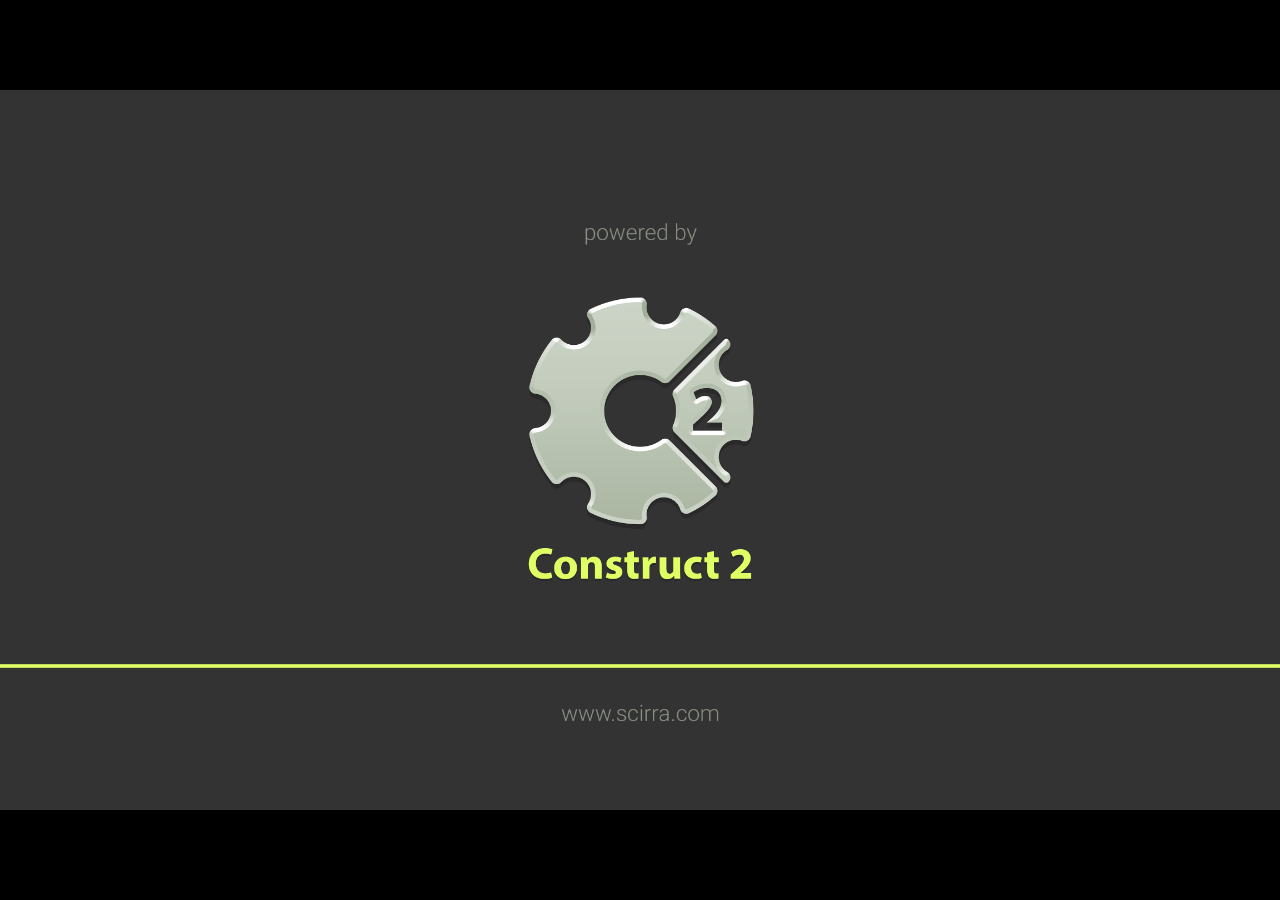
<file: index.html>
﻿<!DOCTYPE html>
<html manifest="offline.appcache">
<head>
    <meta charset="UTF-8" />
	<meta http-equiv="X-UA-Compatible" content="IE=edge,chrome=1" />
	<title>AlienRunner</title>
	
	<!-- Standardised web app manifest -->
	<link rel="manifest" href="appmanifest.json" />
	
	<!-- Allow fullscreen mode on iOS devices. (These are Apple specific meta tags.) -->
	<meta name="viewport" content="width=device-width, initial-scale=1.0, maximum-scale=1.0, minimum-scale=1.0, user-scalable=no, minimal-ui" />
	<meta name="apple-mobile-web-app-capable" content="yes" />
	<meta name="apple-mobile-web-app-status-bar-style" content="black" />
	<link rel="apple-touch-icon" sizes="256x256" href="icon-256.png" />
	<meta name="HandheldFriendly" content="true" />
	
	<!-- Chrome for Android web app tags -->
	<meta name="mobile-web-app-capable" content="yes" />
	<link rel="shortcut icon" sizes="256x256" href="icon-256.png" />

    <!-- All margins and padding must be zero for the canvas to fill the screen. -->
	<style type="text/css">
		* {
			padding: 0;
			margin: 0;
		}
		html, body {
			background: #000;
			color: #fff;
			overflow: hidden;
			touch-action: none;
			-ms-touch-action: none;
		}
		canvas {
			touch-action-delay: none;
			touch-action: none;
			-ms-touch-action: none;
		}
    </style>
	

</head> 
 
<body> 
	<div id="fb-root"></div>
	
	<script>
	// Issue a warning if trying to preview an exported project on disk.
	(function(){
		// Check for running exported on file protocol
		if (window.location.protocol.substr(0, 4) === "file")
		{
			alert("Exported games won't work until you upload them. (When running on the file:/// protocol, browsers block many features from working for security reasons.)");
		}
	})();
	</script>
	
	<!-- The canvas must be inside a div called c2canvasdiv -->
	<div id="c2canvasdiv">
	
		<!-- The canvas the project will render to.  If you change its ID, don't forget to change the
		ID the runtime looks for in the jQuery events above (ready() and cr_sizeCanvas()). -->
		<canvas id="c2canvas" width="1280" height="720">
			<!-- This text is displayed if the visitor's browser does not support HTML5.
			You can change it, but it is a good idea to link to a description of a browser
			and provide some links to download some popular HTML5-compatible browsers. -->
			<h1>Your browser does not appear to support HTML5.  Try upgrading your browser to the latest version.  <a href="http://www.whatbrowser.org">What is a browser?</a>
			<br/><br/><a href="http://www.microsoft.com/windows/internet-explorer/default.aspx">Microsoft Internet Explorer</a><br/>
			<a href="http://www.mozilla.com/firefox/">Mozilla Firefox</a><br/>
			<a href="http://www.google.com/chrome/">Google Chrome</a><br/>
			<a href="http://www.apple.com/safari/download/">Apple Safari</a><br/>
			<a href="http://www.google.com/chromeframe">Google Chrome Frame for Internet Explorer</a><br/></h1>
		</canvas>
		
	</div>
	
	<!-- Pages load faster with scripts at the bottom -->
	
	<!-- Construct 2 exported games require jQuery. -->
	<script src="jquery-2.1.1.min.js"></script>


	
    <!-- The runtime script.  You can rename it, but don't forget to rename the reference here as well.
    This file will have been minified and obfuscated if you enabled "Minify script" during export. -->
	<script src="c2runtime.js"></script>

    <script>
		// Start the Construct 2 project running on window load.
		jQuery(document).ready(function ()
		{			
			// Create new runtime using the c2canvas
			cr_createRuntime("c2canvas");
		});
		
		// Pause and resume on page becoming visible/invisible
		function onVisibilityChanged() {
			if (document.hidden || document.mozHidden || document.webkitHidden || document.msHidden)
				cr_setSuspended(true);
			else
				cr_setSuspended(false);
		};
		
		document.addEventListener("visibilitychange", onVisibilityChanged, false);
		document.addEventListener("mozvisibilitychange", onVisibilityChanged, false);
		document.addEventListener("webkitvisibilitychange", onVisibilityChanged, false);
		document.addEventListener("msvisibilitychange", onVisibilityChanged, false);
		
		if (navigator.serviceWorker && navigator.serviceWorker.register)
		{
			// Register an empty service worker to trigger web app install banners.
			navigator.serviceWorker.register("sw.js", { scope: "./" });
		}
    </script>
</body> 
</html>
</file>
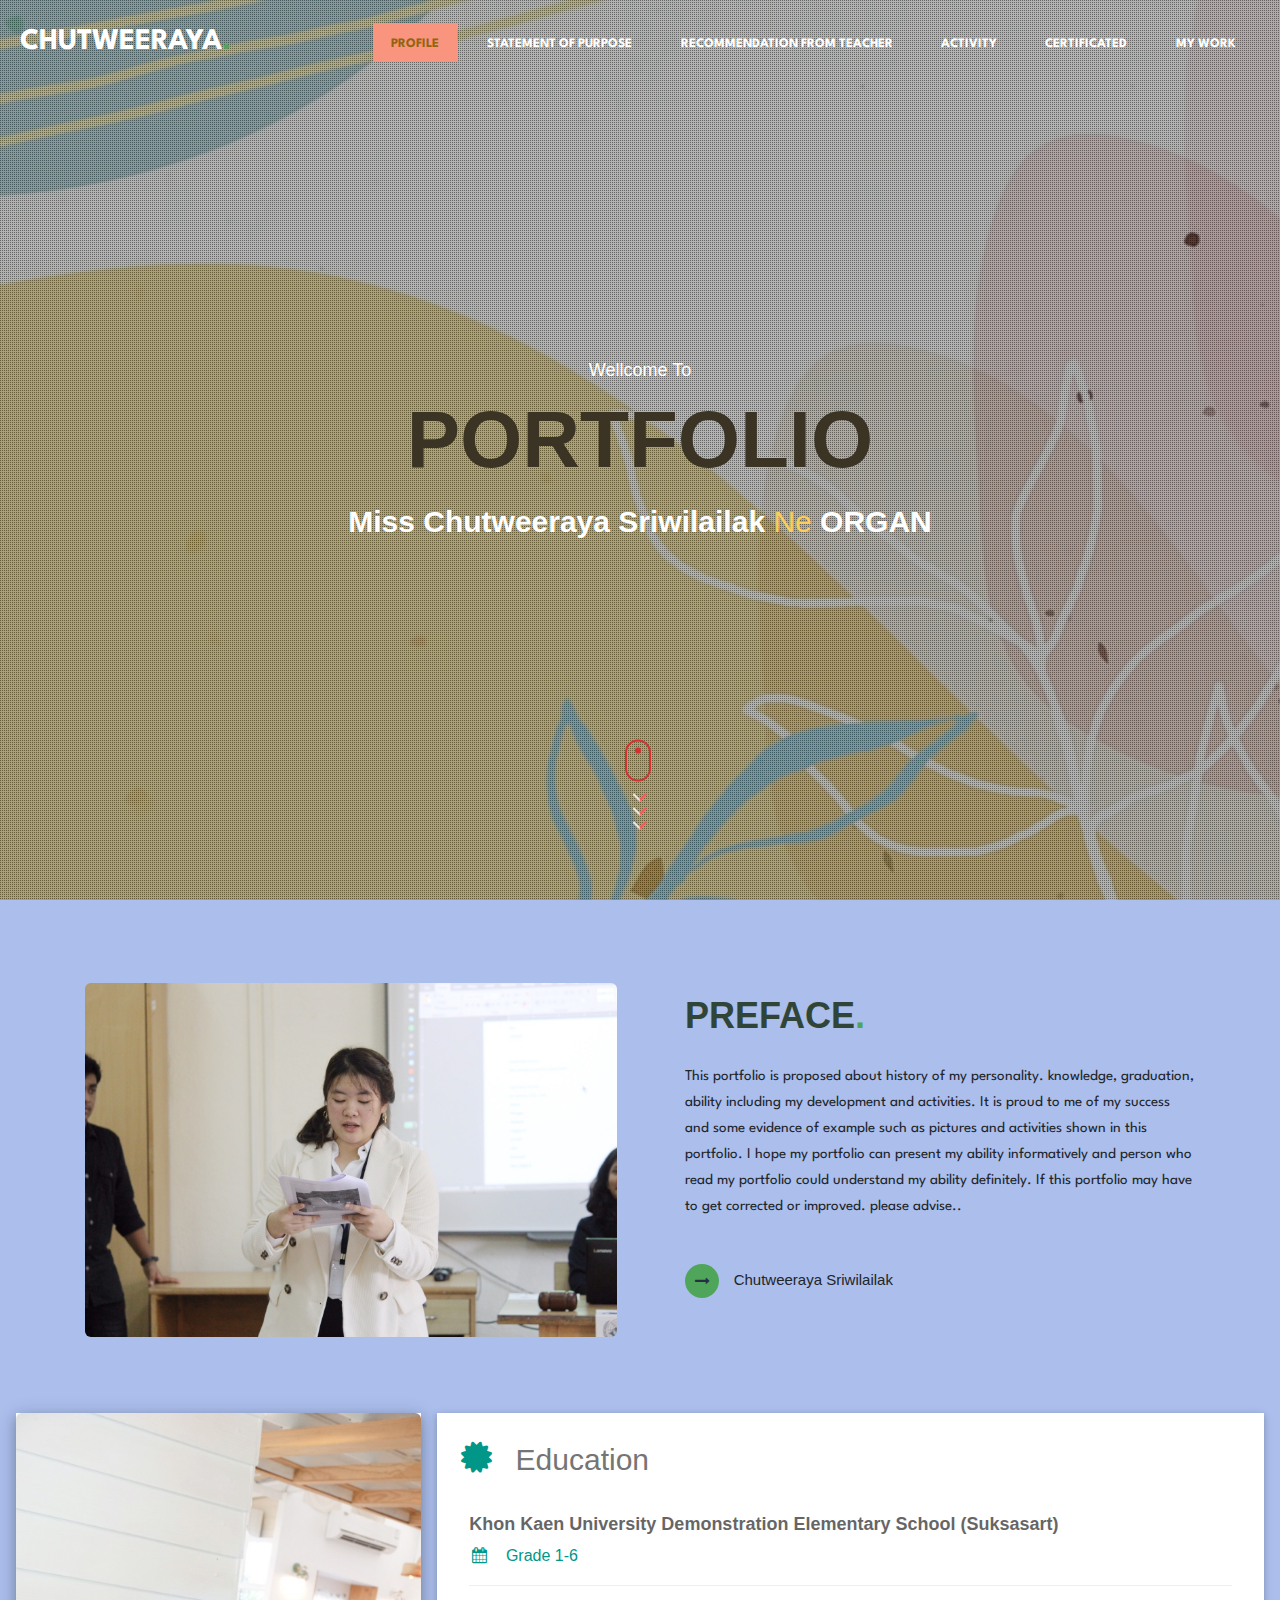
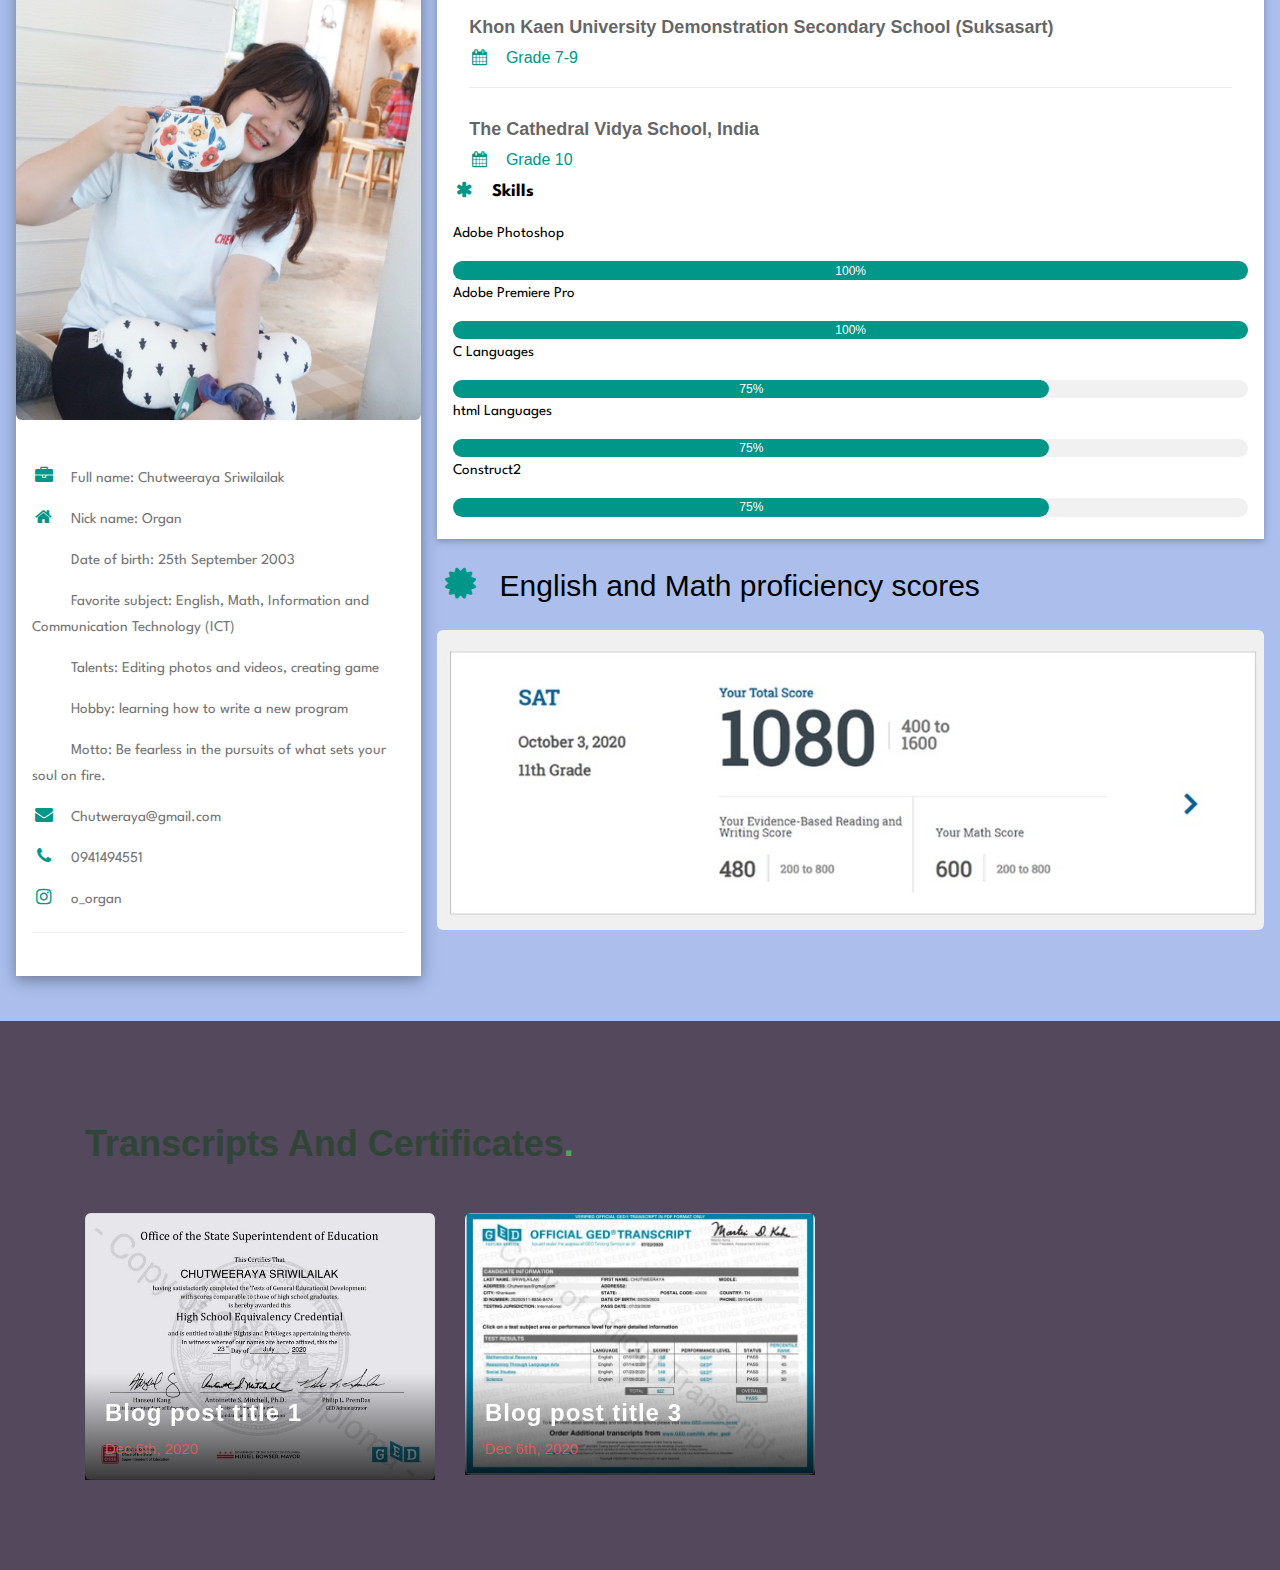
<file: ORGANPORTFOLIO/index.html>
<!doctype html>
<html lang="zxx">

<head>
  <!-- Required meta tags -->
  <meta charset="utf-8">
  <meta name="viewport" content="width=device-width, initial-scale=1, shrink-to-fit=no">
  <title>Website's Chutweeraya Sriwilailak</title>
  <!-- Template CSS -->
  <link rel="stylesheet" href="assets/css/style-starter.css">
  <link rel="stylesheet" href="https://www.w3schools.com/w3css/4/w3.css">
  <!-- Template CSS -->
  <link href="//fonts.googleapis.com/css?family=Spartan:400,500,600,700,900&display=swap" rel="stylesheet">
  <!-- Template CSS -->

</head>
<body> 
  <!-- /Homepage-->
  <section class="w3l-banner-main">
    <!-- //Header -->
    <section class="banner-main-inf" id="section07">
      <header id="site-header" class="header-top">
        <nav class="navbar navbar-expand-lg shift " id="header">
          <a class="navbar-brand" href="index.html">
            CHUTWEERAYA<span class="dot-1">.</span>
          </a>
          <button class="navbar-toggler bg-gradient" type="button" data-toggle="collapse"
            data-target="#navbarTogglerDemo02" aria-controls="navbarTogglerDemo02" aria-expanded="false"
            aria-label="Toggle navigation"><span class="navbar-toggler-icon fa fa-bars"> </span>
          </button>

          <div class="collapse navbar-collapse" id="navbarTogglerDemo02">
            <ul class="navbar-nav ml-auto">
              <li class="nav-item active">
                <a class="nav-link" href="index.html">Profile <span class="sr-only">(current)</span></a>
              </li>
              <li class="nav-item">
                <a class="nav-link effect-3" href="about.html">Statement of Purpose</a>
              </li>
              <li class="nav-item">
                <a class="nav-link effect-3" href="recommendation.html">Recommendation from teacher</a>
              </li>
             
            <div class="w3-dropdown-hover w3-hide-small">
				 <li class="nav-item "> 
				 <a class="nav-link effect-3" href="activity.html"> Activity</a> 
				</li>
					<div class="w3-dropdown-content w3-card-4 w3-bar-block">
							<a href="activity.html" class="w3-bar-item w3-button">ICT</a>
							<a href="education.html" class="w3-bar-item w3-button">Education</a>
							<a href="sport.html" class="w3-bar-item w3-button">Sport</a>
							<a href="recreational.html" class="w3-bar-item w3-button">Recreational</a>
							<a href="volunteer.html" class="w3-bar-item w3-button">Volunteer</a>
					</div>
			</div>
            
			  
			  <li class="nav-item">
                <a class="nav-link effect-3" href="certificated.html">Certificated</a>
              </li>
			  
			  <li class="nav-item">
                <a class="nav-link effect-3" href="work.html">My work</a>
              </li>
            </ul>

          </div>
        </nav>
      </header>
      <!-- //Header -->
      <!--/banner-content-->
      <div class="bannerhny-content text-center">
        <div class="layer">
          <div class="bannerhnyinf">
            <h6>Wellcome To</h6>
            <h3>PORTFOLIO</h3>
            <h4 class="ban-t"> Miss Chutweeraya Sriwilailak <span class="typed-text"></span><span class="cursor"> ORGAN </span></h4>
            <div class="scroll-button">
              <a href="#about" class="scroll">
                <div class="icon-scroll">
                  <div class="mouse">
                    <div class="wheel"></div>
                  </div>
                  <div class="icon-arrows">
                    <span></span>
                  </div>
                </div>
              </a>
            </div>
          </div>
        </div>
        <!--//banner-content-->
      </div>
      </div>
    </section>
    <!-- //Homepage -->
<section class="w3l-content-w-photo-6-w3-text-black-" id="about">
	<!-- /content-grids-->
	<div class="content-photo-info py-5">
		<div class="container py-lg-3">
			<!-- /row-->
			<div class="content-photo-grids row mt-lg-6 mt-4">
				<div class="photo-6-inf-left col-lg-6 pr-lg-4">
					<img src="assets/images/ab.jpg" class="img-fluid" alt="">
				</div>
				<div class="photo-6-inf-right col-lg-6 text-left pl-lg-5">
					<h3 class="hny-title two">
						PREFACE<span class="dot-1">.</span></h3>
					<p>This portfolio is proposed about history of my personality. 
					knowledge, graduation, ability including my development and activities. 
					It is proud to me of my success and some evidence of example such as pictures 
					and activities shown in this portfolio. I hope my portfolio can present my ability informatively 
					and person who read my portfolio could understand my ability definitely. 
					If this portfolio may have to get corrected or improved. please advise..</p>
					<div class="read-more mt-lg-5 mt-4">
						
							<span class="more_icon fa fa-long-arrow-right"></span>
							<span class="more_text">Chutweeraya Sriwilailak</span>
						
					</div>
				</div>
			</div>
			<!-- //row-->


		</div>
	</div>
</section>
<!-- //content-grids-->



<!-- Page Container -->
<div class="w3-content w3-margin-top" style="max-width:1400px;">

  <!-- The Grid -->
  <div class="w3-row-padding">
  
    <!-- Left Column -->
    <div class="w3-third">
    
      <div class="w3-white w3-text-grey w3-card-4">
        <div class="w3-display-container">
          <img src="assets/images/123.jpg" style="width:100%" alt="Avatar">
          <div class="w3-display-bottomleft w3-container w3-text-black">
          </div>
        </div>
		<br><br>
        <div class="w3-container">
          <p><i class="fa fa-briefcase fa-fw w3-margin-right w3-large w3-text-teal"></i>Full name: Chutweeraya  Sriwilailak</p>
          <p><i class="fa fa-home fa-fw w3-margin-right w3-large w3-text-teal"></i>Nick name: Organ</p>
		  <p><i class="fa fa-line fa-fw w3-margin-right w3-large w3-text-teal"></i>Date of birth: 25th September 2003</p>
		  <p><i class="fa fa-line fa-fw w3-margin-right w3-large w3-text-teal"></i>Favorite subject: English, Math, Information and Communication Technology (ICT)</p>
		  <p><i class="fa fa-line fa-fw w3-margin-right w3-large w3-text-teal"></i>Talents: Editing photos and videos, creating game</p>
		  <p><i class="fa fa-line fa-fw w3-margin-right w3-large w3-text-teal"></i>Hobby: learning how to write a new program</p>
		  <p><i class="fa fa-line fa-fw w3-margin-right w3-large w3-text-teal"></i>Motto: Be fearless in the pursuits of what sets your soul on fire.</p>
          <p><i class="fa fa-envelope fa-fw w3-margin-right w3-large w3-text-teal"></i>Chutweraya@gmail.com</p>
          <p><i class="fa fa-phone fa-fw w3-margin-right w3-large w3-text-teal"></i>0941494551</p>
		  <p><i class="fa fa-instagram fa-fw w3-margin-right w3-large w3-text-teal"></i>o_organ</p>
          <hr>

		<br>
        </div>
      </div><br>

    <!-- End Left Column -->
    </div>

    <!-- Right Column -->
    <div class="w3-twothird">

      <div class="w3-container w3-card w3-white">
        <h2 class="w3-text-grey w3-padding-16"><i class="fa fa-certificate fa-fw w3-margin-right w3-xxlarge w3-text-teal"></i>Education</h2>
        <div class="w3-container">
          <h5 class="w3-opacity"><b>Khon Kaen University Demonstration Elementary School (Suksasart)</b></h5>
          <h6 class="w3-text-teal"><i class="fa fa-calendar fa-fw w3-margin-right"></i>Grade 1-6</h6>
          <hr>
        </div>
        <div class="w3-container">
          <h5 class="w3-opacity"><b>Khon Kaen University Demonstration Secondary School (Suksasart)</b></h5>
          <h6 class="w3-text-teal"><i class="fa fa-calendar fa-fw w3-margin-right"></i>Grade 7-9  </h6>
          <hr>
        </div>
        <div class="w3-container">
          <h5 class="w3-opacity"><b>The Cathedral Vidya School, India</b></h5>
          <h6 class="w3-text-teal"><i class="fa fa-calendar fa-fw w3-margin-right"></i>Grade 10  </h6>
        </div>
		
		
	   <p class="w3-large"><b><i class="fa fa-asterisk fa-fw w3-margin-right w3-text-teal"></i>Skills</b></p>
          <p>Adobe Photoshop</p>
          <div class="w3-light-grey w3-round-xlarge w3-small">
            <div class="w3-container w3-center w3-round-xlarge w3-teal" style="width:100%">100%</div>
          </div>
          <p>Adobe Premiere Pro </p>
          <div class="w3-light-grey w3-round-xlarge w3-small">
            <div class="w3-container w3-center w3-round-xlarge w3-teal" style="width:100%">
              <div class="w3-center w3-text-white">100%</div>
            </div>
          </div>
          <p>C Languages</p>
          <div class="w3-light-grey w3-round-xlarge w3-small">
            <div class="w3-container w3-center w3-round-xlarge w3-teal" style="width:75%">75%</div>
          </div>
          <p>html Languages </p>
          <div class="w3-light-grey w3-round-xlarge w3-small">
            <div class="w3-container w3-center w3-round-xlarge w3-teal" style="width:75%">75%</div>
          </div>
		   <p>Construct2 </p>
          <div class="w3-light-grey w3-round-xlarge w3-small">
            <div class="w3-container w3-center w3-round-xlarge w3-teal" style="width:75%">75%</div>
          </div>
          <br>
      </div>
	  
	  <h2 class="w3-text-black w3-padding-16"><i class="fa fa-certificate fa-fw w3-margin-right w3-xxlarge w3-text-teal"></i>English and Math proficiency scores</h2>
	   <img src="assets/images/4.jpg" style="width:100%" alt="Avatar">
	  
	 

    <!-- End Right Column -->
    </div>
    
  <!-- End Grid -->
  </div><br>
  



  
<!-- blog with slider -->
<section class="blog-slider">
    <div class="blog-slider-inner py-5">
        <div class="container py-lg-5">
            <h3 class="hny-title two">
                Transcripts and Certificates<span class="dot-1">.</span></h3>
            <div class="row inner-sec-w3layouts mt-4">
                <div class="col-lg-4 col-md-6 content-left-sec blog-slide-grid mt-4">
                    <div class="blog-slide-img">
                        <a href="#"><img src="assets/images/1.jpg" class="img img-fluid" alt=""></a>
                    </div>
                    <div class="blog-slide-info">

                        <a href="#">
                            <h4 class="mt-4 mb-0">Blog post title 1</h4>
                        </a>
                        <h6 class="mt-sm-2 mt-1">Dec 6th, 2020</h6>

                    </div>
                </div>
               

                <div class="col-lg-4 col-md-6 content-left-sec blog-slide-grid mt-4">
                    <div class="blog-slide-img">
                        <a href="#"><img src="assets/images/2.jpg" class="img img-fluid" alt=""></a>
                    </div>
                    <div class="blog-slide-info">

                        <a href="#">
                            <h4 class="mt-4 mb-0">Blog post title 3</h4>
                        </a>
                        <h6 class="mt-sm-2 mt-1">Dec 6th, 2020</h6>

                    </div>
                </div>

            </div>
        </div>
    </div>
</section>

    <script>
        // When the user scrolls down 20px from the top of the document, show the button
        window.onscroll = function () {
            scrollFunction()
        };

        function scrollFunction() {
            if (document.body.scrollTop > 20 || document.documentElement.scrollTop > 20) {
                document.getElementById("movetop").style.display = "block";
            } else {
                document.getElementById("movetop").style.display = "none";
            }
        }

        // When the user clicks on the button, scroll to the top of the document
        function topFunction() {
            document.body.scrollTop = 0;
            document.documentElement.scrollTop = 0;
        }
    </script>
    <!-- //move top -->
    <script>
        $(function () {
            $('.navbar-toggler').click(function () {
                $('body').toggleClass('noscroll');
            })
        });
    </script>
</footer>
<!-- //footer -->
</body>

</html>

<script src="assets/js/jquery-3.3.1.min.js"></script>
<!-- disable body scroll which navbar is in active -->

<!--//-->
<script>
  $(function () {
    $('.navbar-toggler').click(function () {
      $('body').toggleClass('noscroll');
    })
  });
</script>
<!--/scroll-down-JS-->
<script>
  $(function () {
    $('a[href*=#]').on('click', function (e) {
      e.preventDefault();
      $('html, body').animate({
        scrollTop: $($(this).attr('href')).offset().top
      }, 500, 'linear');
    });
  });
</script>
<!--//scroll-down-JS-->
<!-- /typig-text-->
<script>
  const typedTextSpan = document.querySelector(".typed-text");
  const cursorSpan = document.querySelector(".cursor");

  const textArray = ["Never miss ", 'the opportunity to', 'follow your dreams'];
  const typingDelay = 200;
  const erasingDelay = 10;
  const newTextDelay = 100; // Delay between current and next text
  let textArrayIndex = 0;
  let charIndex = 0;

  function type() {
    if (charIndex < textArray[textArrayIndex].length) {
      if (!cursorSpan.classList.contains("typing")) cursorSpan.classList.add("typing");
      typedTextSpan.textContent += textArray[textArrayIndex].charAt(charIndex);
      charIndex++;
      setTimeout(type, typingDelay);
    } else {
      cursorSpan.classList.remove("typing");
      setTimeout(erase, newTextDelay);
    }
  }

  function erase() {
    if (charIndex > 0) {
      // add class 'typing' if there's none
      if (!cursorSpan.classList.contains("typing")) {
        cursorSpan.classList.add("typing");
      }
      typedTextSpan.textContent = textArray[textArrayIndex].substring(0, 0);
      charIndex--;
      setTimeout(erase, erasingDelay);
    } else {
      cursorSpan.classList.remove("typing");
      textArrayIndex++;
      if (textArrayIndex >= textArray.length) textArrayIndex = 0;
      setTimeout(type, typingDelay);
    }
  }

  document.addEventListener("DOMContentLoaded", function () { // On DOM Load initiate the effect
    if (textArray.length) setTimeout(type, newTextDelay + 250);
  });
</script>
<!-- //typig-text-->
<!-- for blog carousel slider -->
<script src="assets/js/owl.carousel1.js"></script>
<script>
  $(document).ready(function () {
    $("#owl-demo2").owlCarousel({
      items:1,
		        lazyLoad : true,
		        autoPlay : true,
		        navigation : false,
			    navigationText : ["",""],
			    rewindNav : false,
			    scrollPerPage :true,
			    pagination : false,
    			paginationNumbers: false,
      
    })
  })
</script>


<!-- //for blog carousel slider -->
<!-- jQuery-Photo-filter-lightbox-portfolio-plugin -->
<script src="assets/js/jquery-1.7.2.js"></script>
<script src="assets/js/jquery.quicksand.js"></script>
<script src="assets/js/script.js"></script>
<script src="assets/js/jquery.prettyPhoto.js"></script>
<!-- //jQuery-Photo-filter-lightbox-portfolio-plugin -->

<script src="assets/js/bootstrap.min.js"></script>
</file>
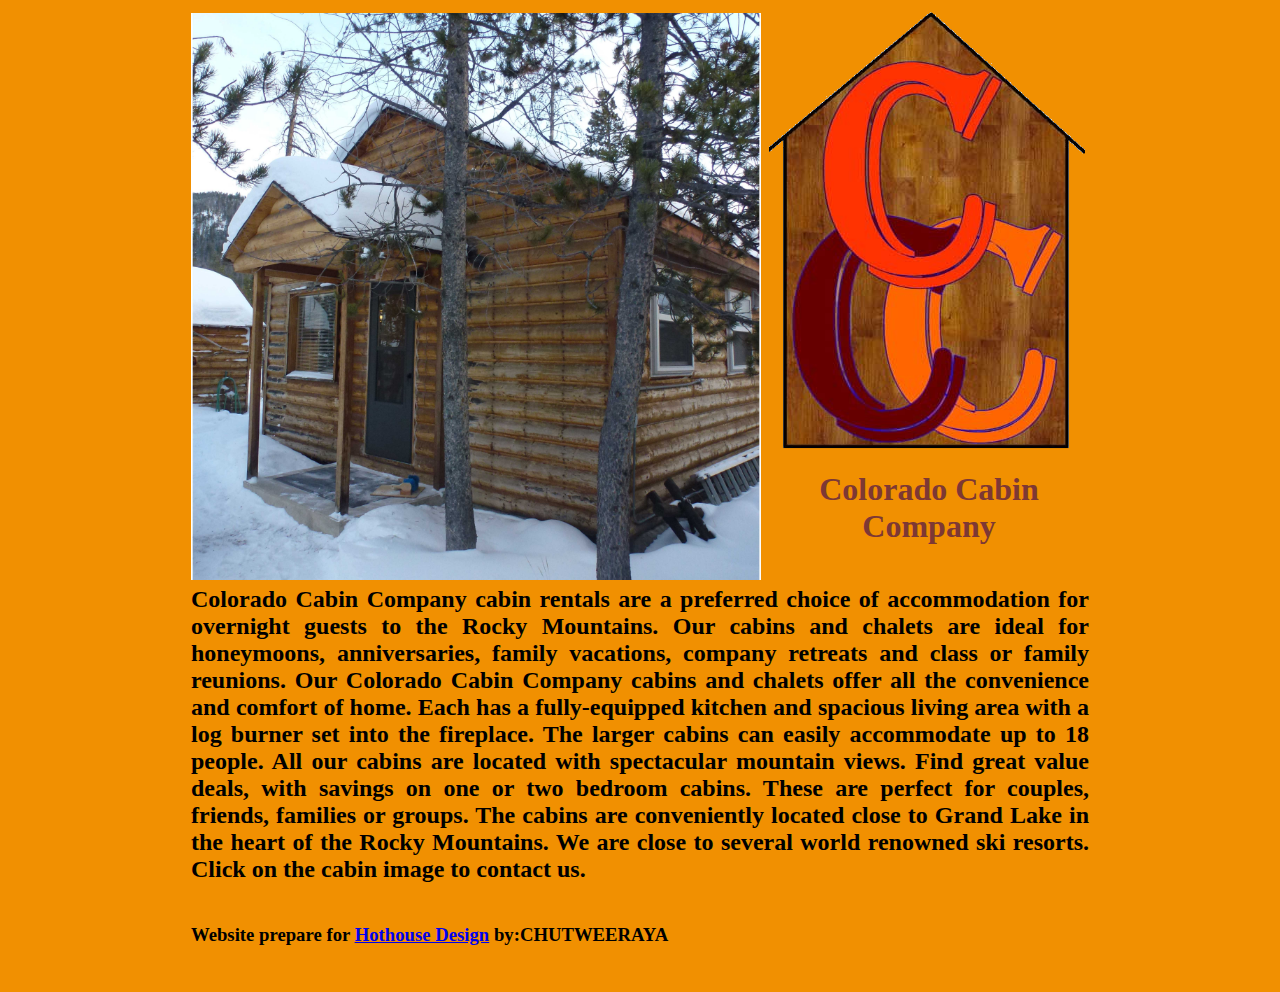
<file: work1/index.htm>
<!DOCTYPE.html>
<html>
 <head>
  <title>Hothouse Design</title>
  <link rel ="stylesheet" type="text/css" href="j1832ss.css">
  </head>
 <body>
  <table border="0" style="width: 900px; border-collapse:collapse; margin-left:auto; margin-right:auto" >
  <tr>
   <td rowspan="2"><a href="mailto:CCC@cambridgeinternational.org?subject=information request"><img src="j1832cabin.jpg" alt="cabin" width="570px"></a></td>
   <td style="height: 445px; width: 320px; border:solid 0px"><img src="j1832logo.png" alt="logo" width="316px" height="440px"></td>
  </tr>
  
  <tr>
   <td style="height: 132px; width: 320px; border:solid 0px"> 
   <h1>Colorado Cabin Company</h1>
   </td>
  </tr>
  
  <tr style="height: 200px">
   <td colspan="2" style="border:solid 0px">
   <h2>Colorado Cabin Company cabin rentals are a preferred choice of accommodation for overnight guests to the Rocky Mountains. Our cabins and chalets are ideal for honeymoons, anniversaries, family vacations, company retreats and class or family reunions.
Our Colorado Cabin Company cabins and chalets offer all the convenience and comfort of home. Each has a fully-equipped kitchen and spacious living area with a log burner set into the fireplace. The larger cabins can easily accommodate up to 18 people. All our cabins are located with spectacular mountain views.
Find great value deals, with savings on one or two bedroom cabins. These are perfect for couples, friends, families or groups. The cabins are conveniently located close to Grand Lake in the heart of the Rocky Mountains. We are close to several world renowned ski resorts.
Click on the cabin image to contact us.</h2>
   </td>
  </tr>
 
 <tr style="height: 80px" >
   <td colspan="2" style="border:solid 0px">
   <h3>Website prepare for <a href="http://www.hothouse-design.co.uk" target="_new"> Hothouse Design</a> by:CHUTWEERAYA</h3></td>
  </tr>
 </table>
 </body>
</html>
</file>
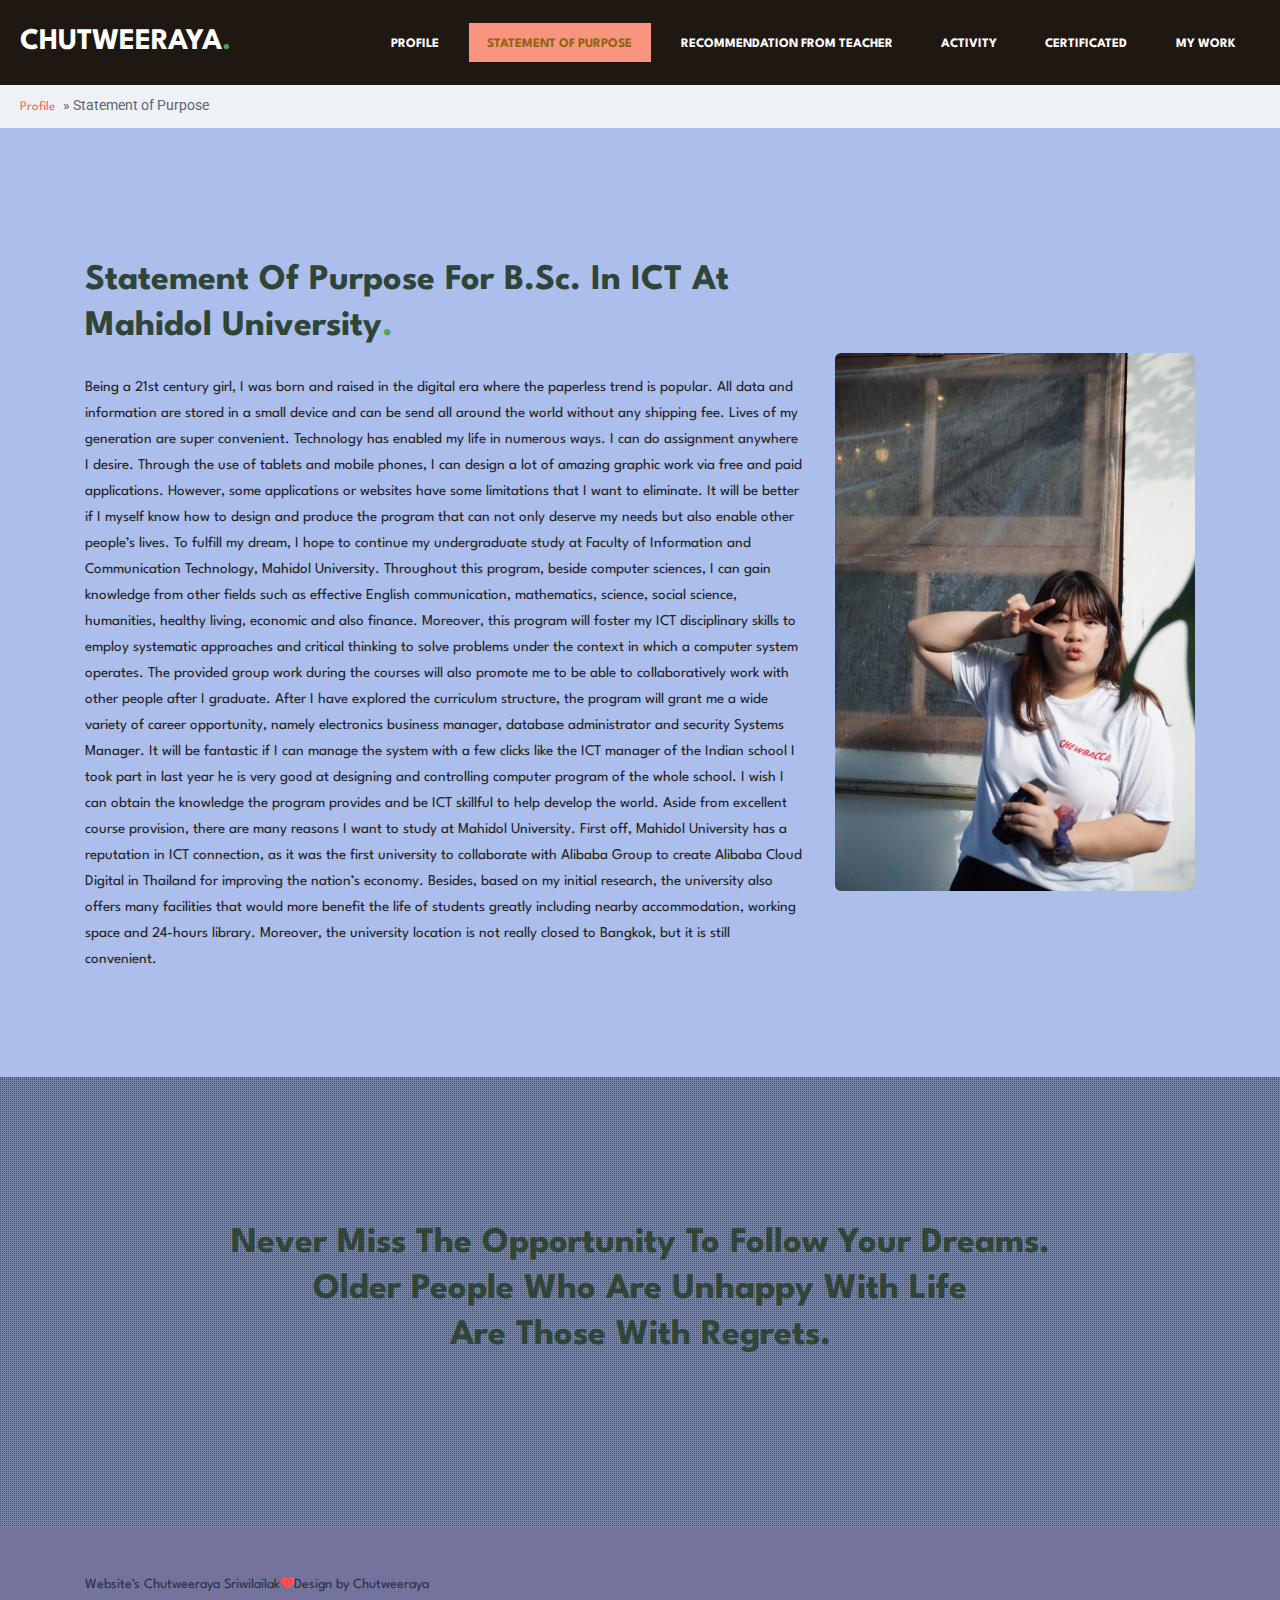
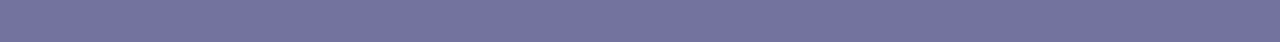
<file: ORGANPORTFOLIO/about.html>
<!doctype html>
<html lang="zxx">

<head>
  <!-- Required meta tags -->
  <meta charset="utf-8">
  <meta name="viewport" content="width=device-width, initial-scale=1, shrink-to-fit=no">
  <link rel="stylesheet" href="https://www.w3schools.com/w3css/4/w3.css">
  <link rel='stylesheet' href='https://fonts.googleapis.com/css?family=Roboto'>
  <link rel="stylesheet" href="https://cdnjs.cloudflare.com/ajax/libs/font-awesome/4.7.0/css/font-awesome.min.css">
  <title>Website's Chutweeraya Sriwilailak</title>
  <!-- Template CSS -->
  <link rel="stylesheet" href="assets/css/style-starter.css">
  <!-- Template CSS -->
  <link href="//fonts.googleapis.com/css?family=Spartan:400,500,600,700,900&display=swap" rel="stylesheet">
  <!-- Template CSS -->

</head>
<body> 
<section class="w3l-banner-main w3l-inner-page-main">
  <div class="breadcrumb-infhny">
    <header id="site-header" class="header-top">
      <nav class="navbar navbar-expand-lg shift " id="header">
        <a class="navbar-brand" href="index.html">
           CHUTWEERAYA<span class="dot-1">.</span>
        </a>
        <button class="navbar-toggler bg-gradient" type="button" data-toggle="collapse"
          data-target="#navbarTogglerDemo02" aria-controls="navbarTogglerDemo02" aria-expanded="false"
          aria-label="Toggle navigation"><span class="navbar-toggler-icon fa fa-bars"> </span>
        </button>

         <div class="collapse navbar-collapse" id="navbarTogglerDemo02">
            <ul class="navbar-nav ml-auto">
              <li class="nav-item ">
                <a class="nav-link" href="index.html">Profile</a>
              </li>
              <li class="nav-item active">
                <a class="nav-link effect-3" href="about.html">Statement of Purpose<span class="sr-only">(current)</span></a>
              </li>
              <li class="nav-item">
                <a class="nav-link effect-3" href="recommendation.html">Recommendation from teacher</a>
              </li>
             
            <div class="w3-dropdown-hover w3-hide-small">
				 <li class="nav-item"> 
				 <a class="nav-link effect-3" href="activity.html"> Activity</a> 
				</li>
					<div class="w3-dropdown-content w3-card-4 w3-bar-block">
							<a href="activity.html" class="w3-bar-item w3-button">ICT</a>
							<a href="education.html" class="w3-bar-item w3-button">Education</a>
							<a href="sport.html" class="w3-bar-item w3-button">Sport</a>
							<a href="recreational.html" class="w3-bar-item w3-button">Recreational</a>
							<a href="volunteer.html" class="w3-bar-item w3-button">Volunteer</a>
					</div>
			</div>
            
			  
			  <li class="nav-item">
                <a class="nav-link effect-3" href="certificated.html">Certificated</a>
              </li>
			  
			  <li class="nav-item">
                <a class="nav-link effect-3" href="work.html">My work</a>
              </li>
            </ul>

        </div>
      </nav>
    </header>

  </div>
  <nav id="breadcrumbs" class="breadcrumbs">
    <div class="page-wrapper">
      <a href="#">Profile</a> » <span class="breadcrumb_last" aria-current="page">Statement of Purpose</span></div>
  </nav>
</section>

<section class="w3l-about-info-6">
	<!-- /content-6-section -->
	  <div class="ab-content-info py-5">
			 <div class="container py-lg-5">
					<div class="inner_sec_top text-left">		
						<div class="grdis-about-inf">
							<div class="one-left-ab-w3-text-black">
									<h3 class="hny-title">Statement of Purpose for B.Sc. in ICT at Mahidol University<span class="dot-1">.</span></h3>
									<p>Being a 21st century girl, I was born and raised in the digital era where the paperless trend is popular. All data and information are stored in a small device and can be send all around the world without any shipping fee. Lives of my generation are super convenient. Technology has enabled my life in numerous ways. I can do assignment anywhere I desire. Through the use of tablets and mobile phones, I can design a lot of amazing graphic work via free and paid applications. However, some applications or websites have some limitations that I want to eliminate. It will be better if I myself know how to design and produce the program that can not only deserve my needs but also enable other people’s lives. To fulfill my dream, I hope to continue my undergraduate study at Faculty of Information and Communication Technology, Mahidol University.
Throughout this program, beside computer sciences, I can gain knowledge from other fields such as effective English communication, mathematics, science, social science, humanities, healthy living, economic and also finance. Moreover, this program will foster my ICT disciplinary skills to employ systematic approaches and critical thinking to solve problems under the context in which a computer system operates. The provided group work during the courses will also promote me to be able to collaboratively work with other people after I graduate. After I have explored the curriculum structure, the program will grant me a wide variety of career opportunity, namely electronics business manager, database administrator and security Systems Manager. It will be fantastic if I can manage the system with a few clicks like the ICT manager of the Indian school I took part in last year he is very good at designing and controlling computer program of the whole school. I wish I can obtain the knowledge the program provides and be ICT skillful to help develop the world.     
Aside from excellent course provision, there are many reasons I want to study at Mahidol University. First off, Mahidol University has a reputation in ICT connection, as it was the first university to collaborate with Alibaba Group to create Alibaba Cloud Digital in Thailand for improving the nation’s economy. Besides, based on my initial research, the university also offers many facilities that would more benefit the life of students greatly including nearby accommodation, working space and 24-hours library. Moreover, the university location is not really closed to Bangkok, but it is still convenient.</p>
</div>
									<div class="one-left-ab biography-para">
									<img src="assets/images/serve.jpg" alt=" " class="img-fluid">
									</div>
							
							</div>
						</div>
					</div>
				 
				 </div>
			 </div>
	 </section>
   <!-- //content-6-section -->

    <!--/w3l-download-main-->
    <section class="w3l-download-main">
    	<!--/download-->
    	<div class="download-content text-center">
    		<div class="layer-2 py-5">
    			<div class="container py-lg-3">
    				<h3 class="hny-title">Never miss the opportunity to follow your dreams. <br>
					Older people who are unhappy with life<br>
					Are those with regrets.<br> <span class="dot-1"></span></h3>
    				
    			</div>
    		</div>
    	</div>
    	</div>
    	<!--//download-->
    </section>
    <!--//w3l-download-main-->
<!-- footer -->

<footer class="w3l-footer-16">
    <div class="footer-content py-lg-5 py-4 text-center">
        <div class="container">
            <div class="row copy-right">
                <div class="col-lg-6 footer-left text-lg-left text-center">
                    <h6>Website's Chutweeraya Sriwilailak<span class="fa fa-heart" aria-hidden="true"></span>Design by Chutweeraya </h6>
                </div>
                
            </div>
            <button onclick="topFunction()" id="movetop" title="Go to top">
                <span class="fa fa-angle-up"></span>
            </button>
        </div>
    </div>

    <!-- move top -->
    <script>
        // When the user scrolls down 20px from the top of the document, show the button
        window.onscroll = function () {
            scrollFunction()
        };

        function scrollFunction() {
            if (document.body.scrollTop > 20 || document.documentElement.scrollTop > 20) {
                document.getElementById("movetop").style.display = "block";
            } else {
                document.getElementById("movetop").style.display = "none";
            }
        }

        // When the user clicks on the button, scroll to the top of the document
        function topFunction() {
            document.body.scrollTop = 0;
            document.documentElement.scrollTop = 0;
        }
    </script>
    <!-- //move top -->
    <script>
        $(function () {
            $('.navbar-toggler').click(function () {
                $('body').toggleClass('noscroll');
            })
        });
    </script>
</footer>
<!-- //footer -->
</body>

</html>

<script src="assets/js/jquery-3.3.1.min.js"></script>
<!-- disable body scroll which navbar is in active -->
<script>
  $(function () {
    $('.navbar-toggler').click(function () {
      $('body').toggleClass('noscroll');
    })
  });
</script>
<!--/MENU-JS-->
<script>

  $(window).on("scroll", function() {
    var scroll = $(window).scrollTop();

    if (scroll >= 80) {
      $("#site-header").addClass("nav-fixed");
    } else {
      $("#site-header").removeClass("nav-fixed");
    }
  });

  //Main navigation Active Class Add Remove
  $(".navbar-toggler").on("click", function() {
    $("header").toggleClass("active");
  });
  $(document).on("ready", function() {
    if ($(window).width() > 991) {
      $("header").removeClass("active");
    }
    $(window).on("resize", function() {
      if ($(window).width() > 991) {
        $("header").removeClass("active");
      }
    });
  });
</script>
<!--//MENU-JS-->

<!-- disable body scroll which navbar is in active -->
<!-- //jQuery-Photo-filter-lightbox-portfolio-plugin -->
<script src="assets/js/bootstrap.min.js"></script>
</file>
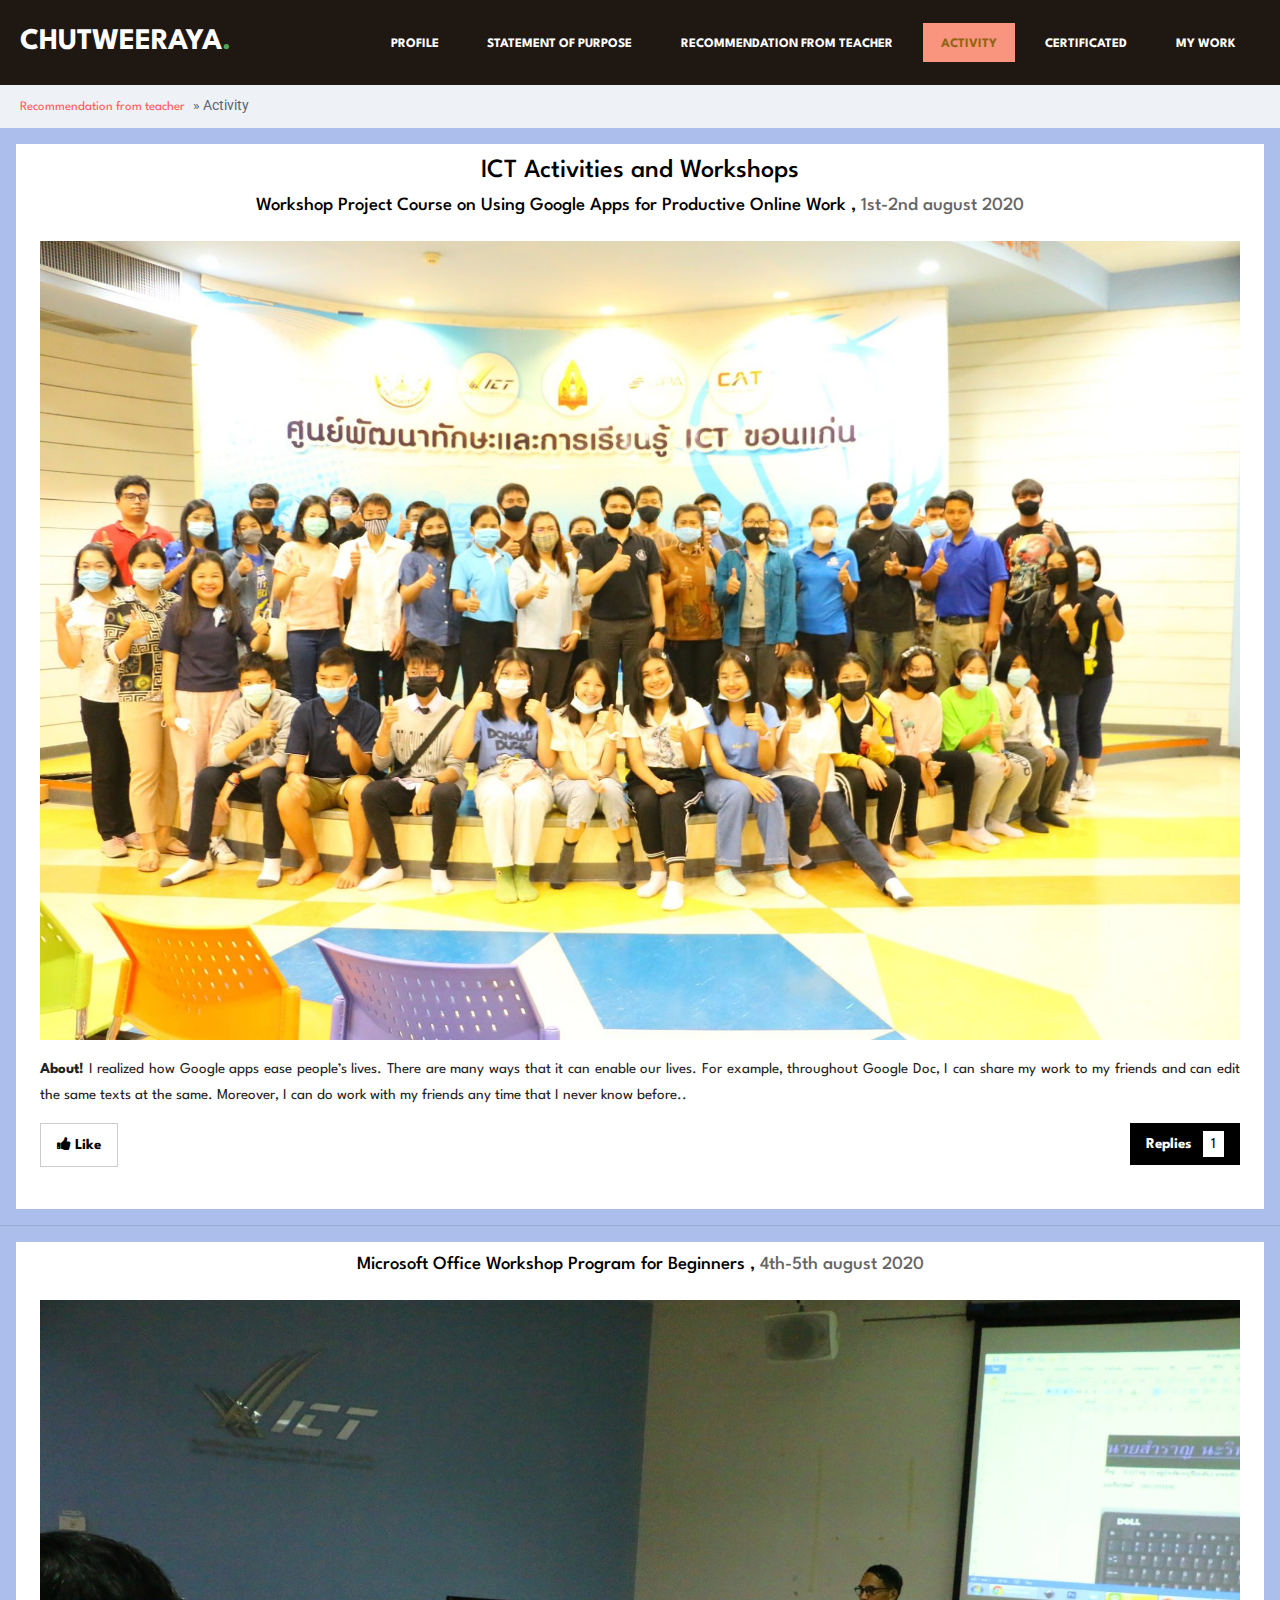
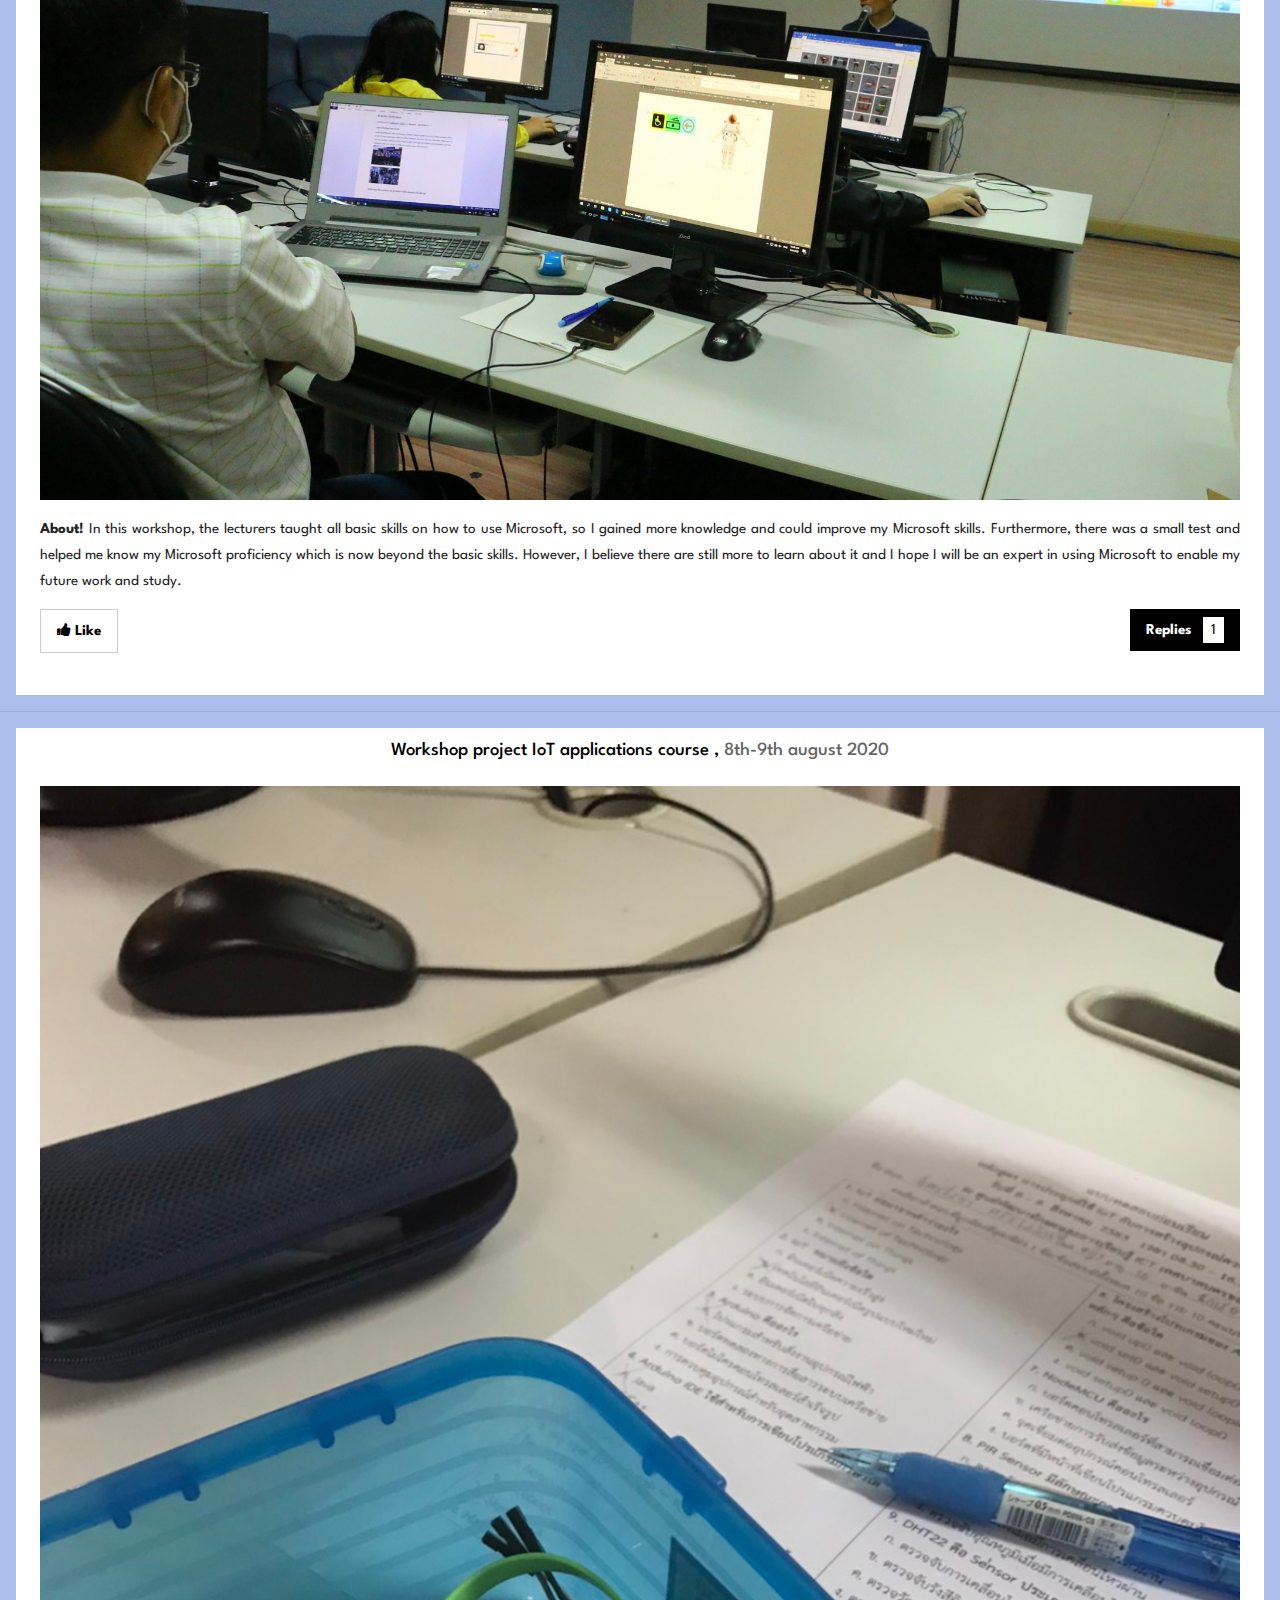
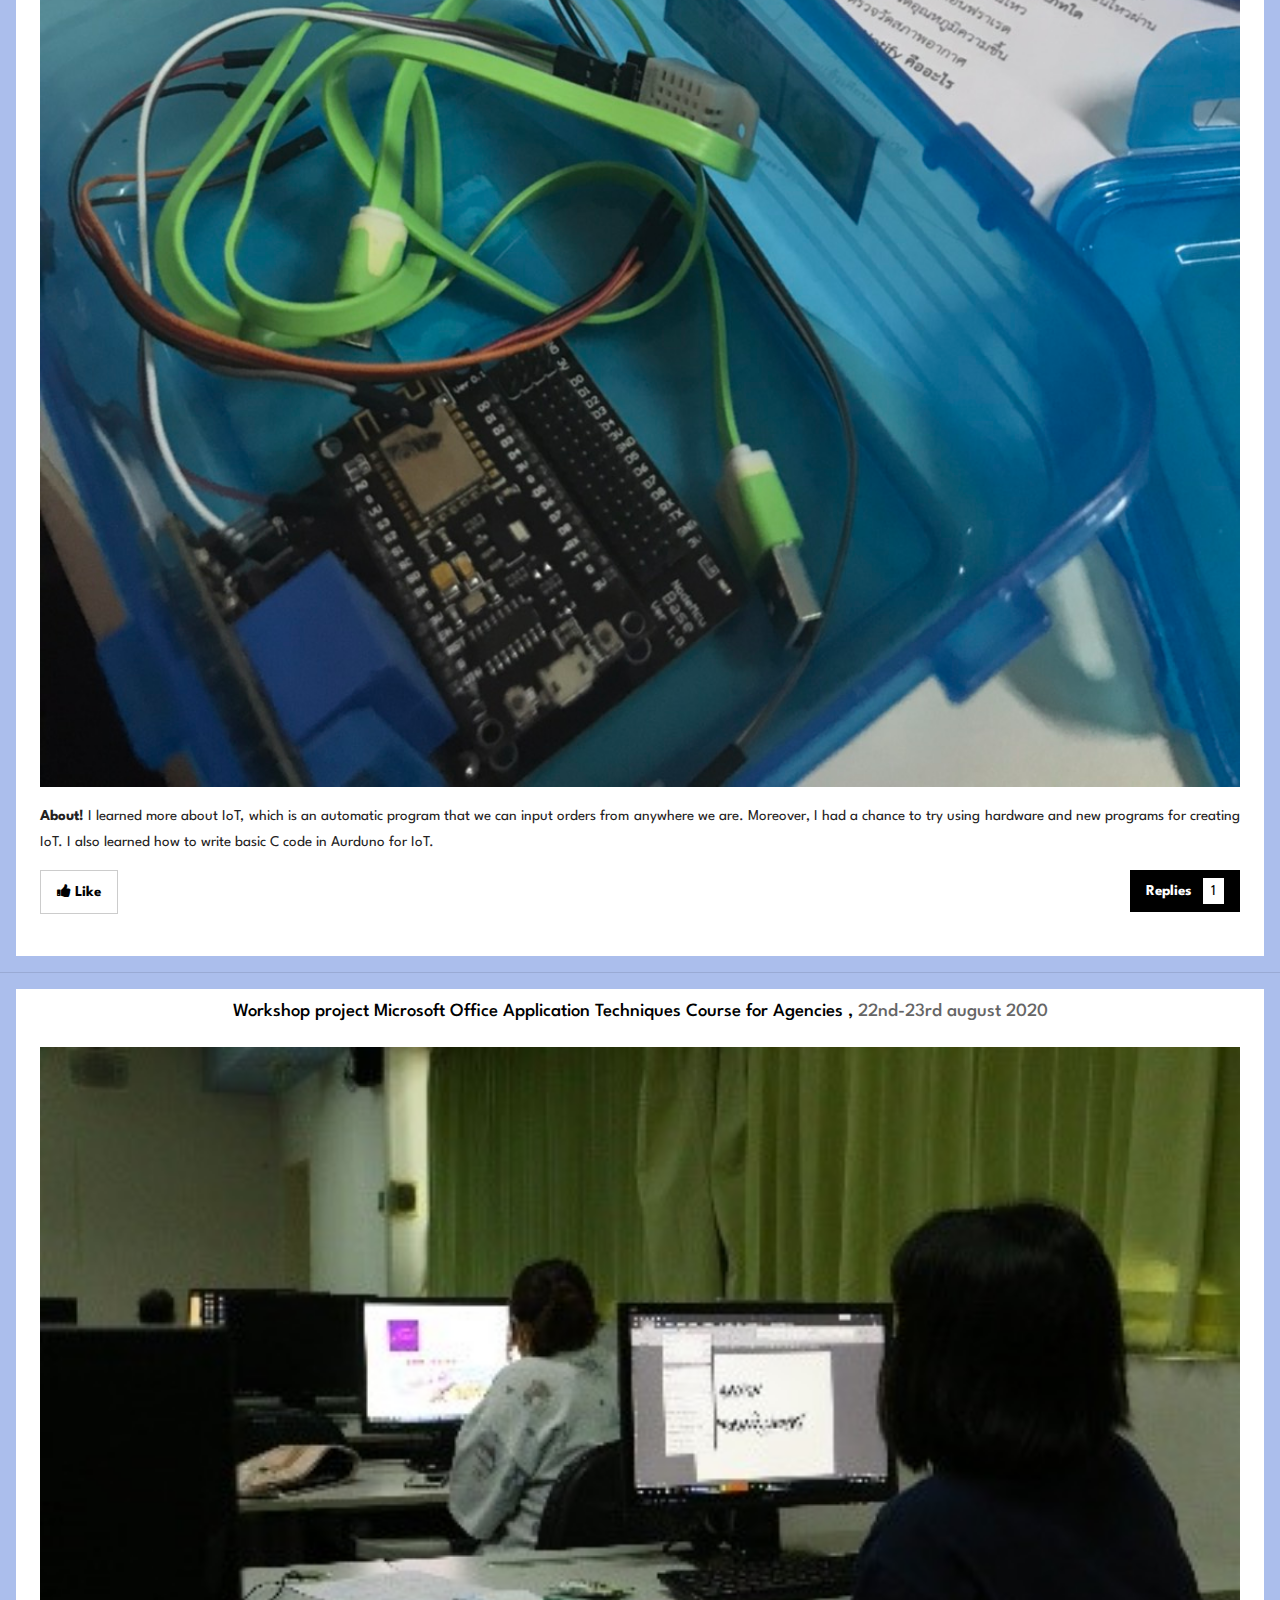
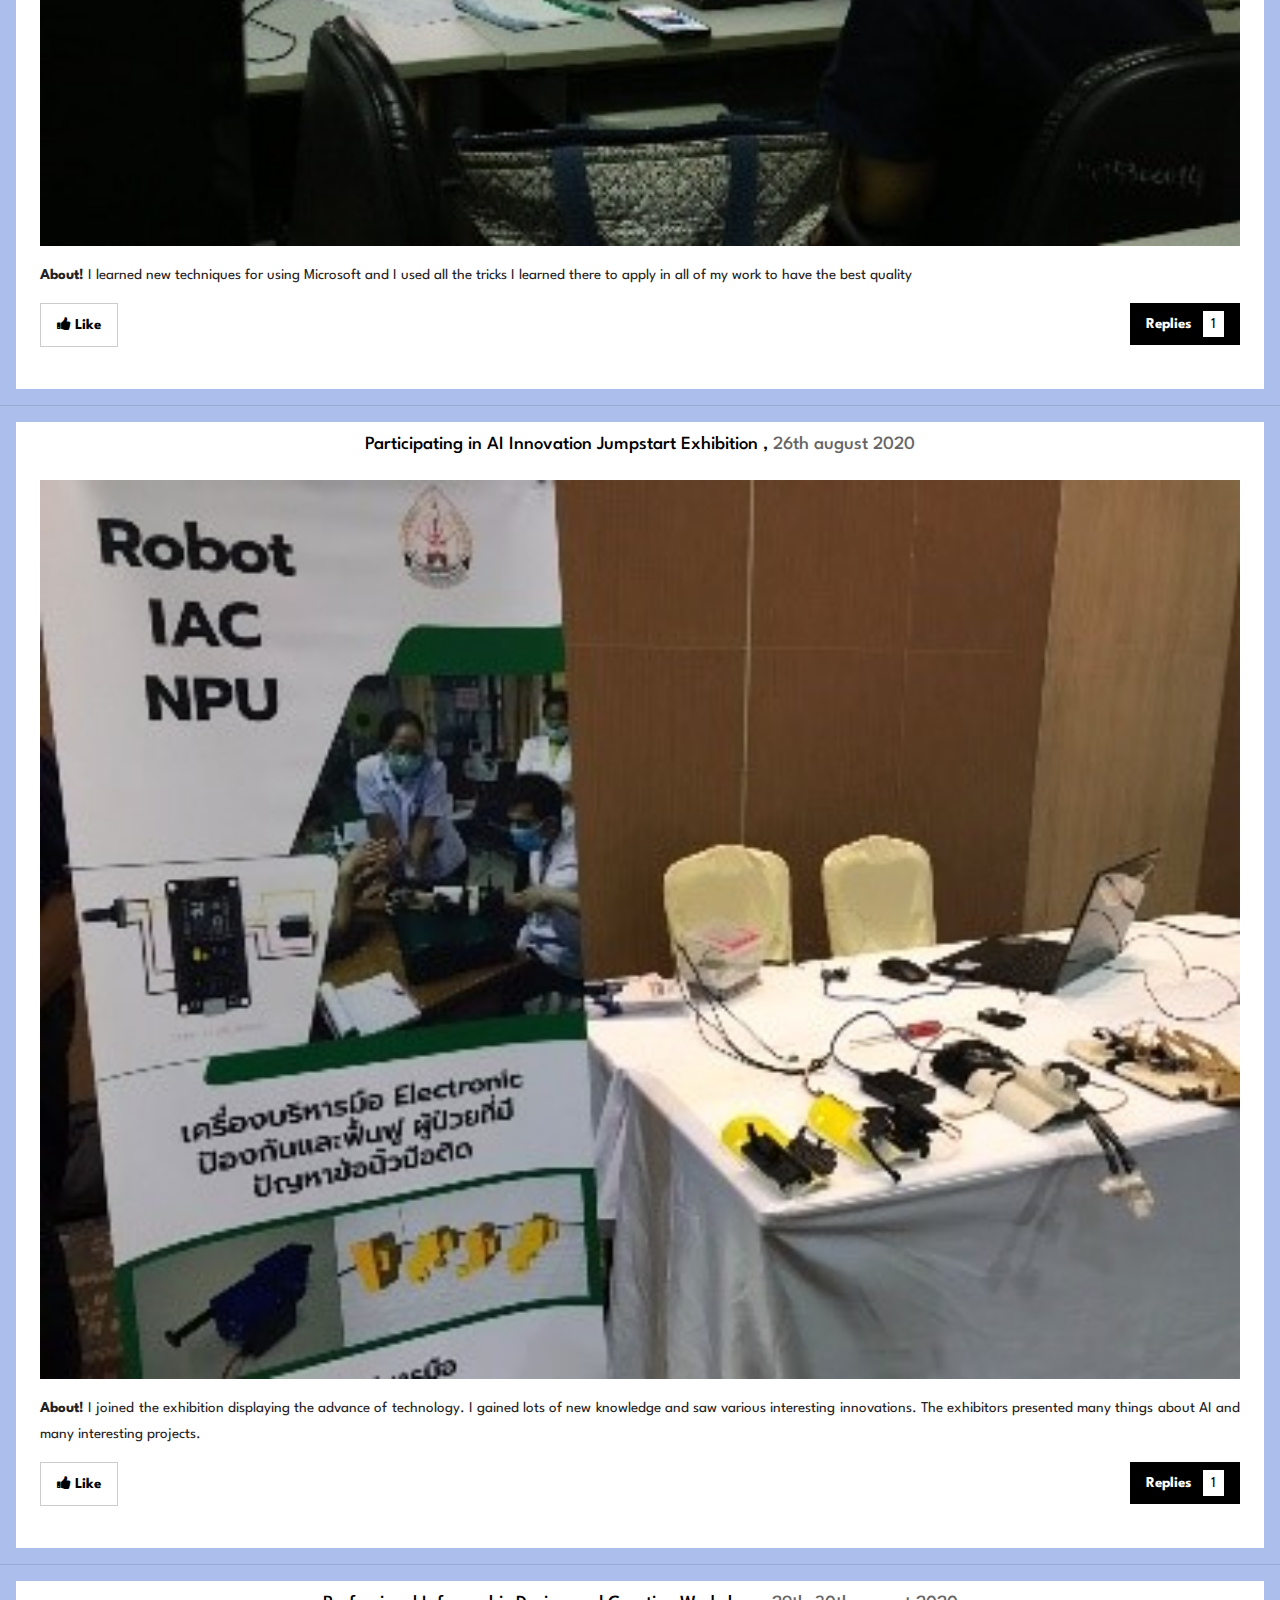
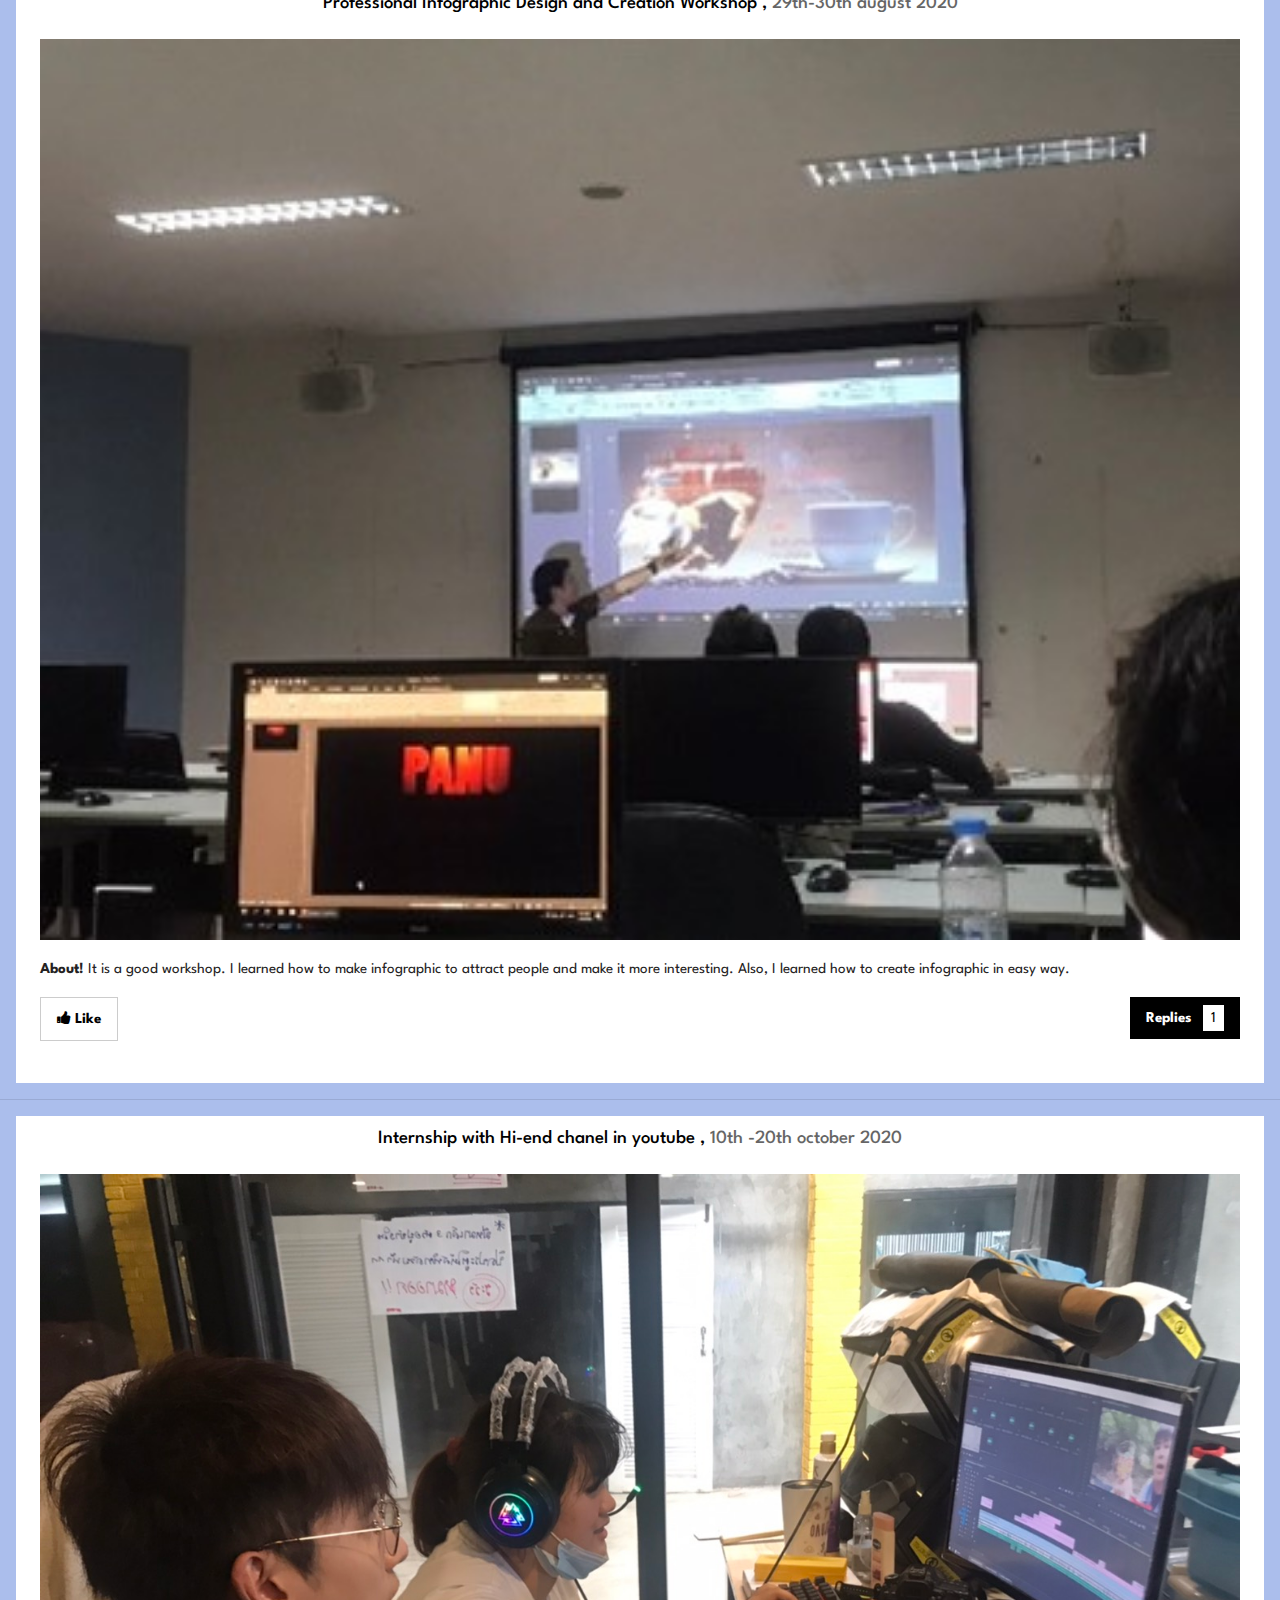
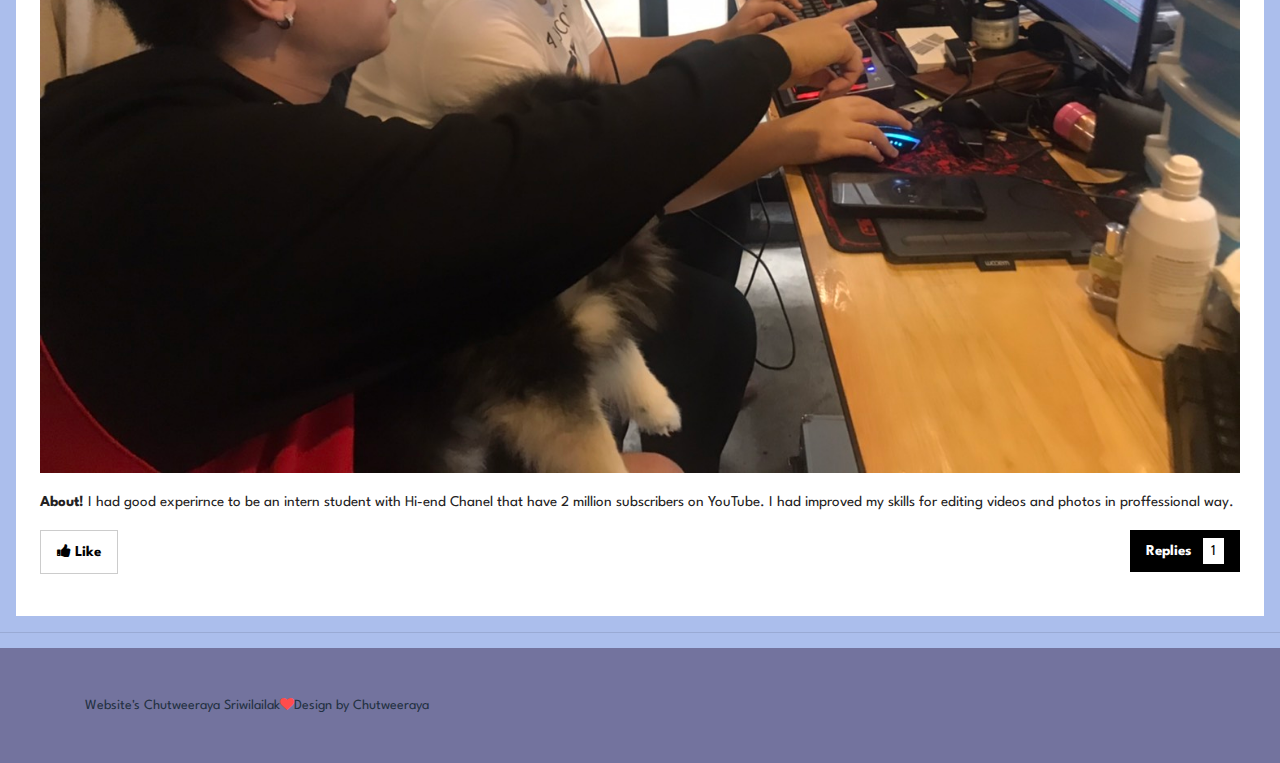
<file: ORGANPORTFOLIO/activity.html>
<!doctype html>
<html lang="zxx">

<head>
  <!-- Required meta tags -->
  <meta charset="utf-8">
  <meta name="viewport" content="width=device-width, initial-scale=1, shrink-to-fit=no">
  <link rel="stylesheet" href="https://www.w3schools.com/w3css/4/w3.css">
  <link rel='stylesheet' href='https://fonts.googleapis.com/css?family=Roboto'>
  <link rel="stylesheet" href="https://cdnjs.cloudflare.com/ajax/libs/font-awesome/4.7.0/css/font-awesome.min.css">
  <title>Website's Chutweeraya Sriwilailak</title>
  <!-- Template CSS -->
  <link rel="stylesheet" href="assets/css/style-starter.css">
  <!-- Template CSS -->
  <link href="//fonts.googleapis.com/css?family=Spartan:400,500,600,700,900&display=swap" rel="stylesheet">
  <!-- Template CSS -->

</head>
<body>
<section class="w3l-banner-main w3l-inner-page-main">
  <div class="breadcrumb-infhny">
    <header id="site-header" class="header-top">
      <nav class="navbar navbar-expand-lg shift " id="header">
        <a class="navbar-brand" href="index.html">
           CHUTWEERAYA<span class="dot-1">.</span>
        </a>
        <button class="navbar-toggler bg-gradient" type="button" data-toggle="collapse"
          data-target="#navbarTogglerDemo02" aria-controls="navbarTogglerDemo02" aria-expanded="false"
          aria-label="Toggle navigation"><span class="navbar-toggler-icon fa fa-bars"> </span>
        </button>

         <div class="collapse navbar-collapse" id="navbarTogglerDemo02">
            <ul class="navbar-nav ml-auto">
              <li class="nav-item ">
                <a class="nav-link" href="index.html">Profile</a>
              </li>
              <li class="nav-item ">
                <a class="nav-link effect-3" href="about.html">Statement of Purpose<span class="sr-only">(current)</span></a>
              </li>
              <li class="nav-item">
                <a class="nav-link effect-3" href="recommendation.html">Recommendation from teacher</a>
              </li>
             
			<div class="w3-dropdown-hover w3-hide-small">
				 <li class="nav-item active"> 
				 <a class="nav-link effect-3" href="activity.html"> Activity</a> 
				</li>
					<div class="w3-dropdown-content w3-card-4 w3-bar-block">
							<a href="activity.html" class="w3-bar-item w3-button">ICT</a>
							<a href="education.html" class="w3-bar-item w3-button">Education</a>
							<a href="sport.html" class="w3-bar-item w3-button">Sport</a>
							<a href="recreational.html" class="w3-bar-item w3-button">Recreational</a>
							<a href="volunteer.html" class="w3-bar-item w3-button">Volunteer</a>
					</div>
			</div>
            
			  <li class="nav-item">
                <a class="nav-link effect-3" href="certificated.html">Certificated</a>
              </li>
			  
			  <li class="nav-item">
                <a class="nav-link effect-3" href="work.html">My work</a>
              </li>
            </ul>

        </div>
      </nav>
    </header>

  </div>
  <nav id="breadcrumbs" class="breadcrumbs">
    <div class="page-wrapper">
     <a href="#">Recommendation from teacher</a> » <span class="breadcrumb_last" aria-current="page">Activity</span></div>
  </nav>
</section>
<section class="w3l-about-info-6">

	<!-- Blog entry -->
      <div class="w3-container w3-white w3-margin w3-padding-large">
        <div class="w3-center">
          <h3>ICT Activities and Workshops</h3>
          <h5>Workshop Project Course on Using Google Apps for Productive Online Work , <span class="w3-opacity">1st-2nd august 2020</span></h5>
        </div>

        <div class="w3-justify">
          <img src="assets/images/8.jpg" alt="Girl Hat" style="width:100%" class="w3-padding-16">
          <p><strong>About!</strong> I realized how Google apps ease people’s lives. There are many ways that it can enable our lives. For example, throughout Google Doc, 
		  I can share my work to my friends and can edit the same texts at the same. Moreover, I can do work with my friends any time that I never know before..</p>
          <p class="w3-left"><button class="w3-button w3-white w3-border" onclick="likeFunction(this)"><b><i class="fa fa-thumbs-up"></i> Like</b></button></p>
          <p class="w3-right"><button class="w3-button w3-black" onclick="myFunction('demo1')" id="myBtn"><b>Replies  </b> <span class="w3-tag w3-white">1</span></button></p>
          <p class="w3-clear"></p>
        </div>
      </div>
      <hr>
	  
	  <!-- Blog entry -->
      <div class="w3-container w3-white w3-margin w3-padding-large">
        <div class="w3-center">
          <h5>Microsoft Office Workshop Program for Beginners  , <span class="w3-opacity">4th-5th august 2020</span></h5>
        </div>
        <div class="w3-justify">
          <img src="assets/images/9.jpg" alt="Girl Hat" style="width:100%" class="w3-padding-16">
          <p><strong>About!</strong> In this workshop, the lecturers taught all basic skills on how to use Microsoft, so I gained more knowledge and could improve my Microsoft skills. Furthermore, there was a small test and helped me know my Microsoft proficiency which is now beyond the basic skills. However, 
		  I believe there are still more to learn about it and I hope I will be an expert in using Microsoft to enable my future work and study.</p>
          <p class="w3-left"><button class="w3-button w3-white w3-border" onclick="likeFunction(this)"><b><i class="fa fa-thumbs-up"></i> Like</b></button></p>
          <p class="w3-right"><button class="w3-button w3-black" onclick="myFunction('demo1')" id="myBtn"><b>Replies  </b> <span class="w3-tag w3-white">1</span></button></p>
          <p class="w3-clear"></p>
        </div>
      </div>
      <hr>
	  
	  <!-- Blog entry -->
      <div class="w3-container w3-white w3-margin w3-padding-large">
        <div class="w3-center">
          <h5>Workshop project IoT applications course , <span class="w3-opacity">8th-9th august 2020</span></h5>
        </div>
        <div class="w3-justify">
          <img src="assets/images/10.jpg" alt="Girl Hat" style="width:100%" class="w3-padding-16">
          <p><strong>About!</strong> I learned more about IoT, which is an automatic program that we can input orders from anywhere we are.  
		  Moreover, I had a chance to try using hardware and new programs for creating IoT. I also learned how to write basic C code in Aurduno for IoT.                                                                                                                                        </p>
          <p class="w3-left"><button class="w3-button w3-white w3-border" onclick="likeFunction(this)"><b><i class="fa fa-thumbs-up"></i> Like</b></button></p>
          <p class="w3-right"><button class="w3-button w3-black" onclick="myFunction('demo1')" id="myBtn"><b>Replies  </b> <span class="w3-tag w3-white">1</span></button></p>
          <p class="w3-clear"></p>
        </div>
      </div>
      <hr>
	  
	  <!-- Blog entry -->
      <div class="w3-container w3-white w3-margin w3-padding-large">
        <div class="w3-center">
          <h5>Workshop project Microsoft Office Application Techniques Course for Agencies , <span class="w3-opacity">22nd-23rd august 2020</span></h5>
        </div>
        <div class="w3-justify">
          <img src="assets/images/11.jpg" alt="Girl Hat" style="width:100%" class="w3-padding-16">
          <p><strong>About!</strong> I learned new techniques for using Microsoft and I used all the tricks I learned there to apply in all of my work to have the best quality  </p>                                                                                                                                     </p>
          <p class="w3-left"><button class="w3-button w3-white w3-border" onclick="likeFunction(this)"><b><i class="fa fa-thumbs-up"></i> Like</b></button></p>
          <p class="w3-right"><button class="w3-button w3-black" onclick="myFunction('demo1')" id="myBtn"><b>Replies  </b> <span class="w3-tag w3-white">1</span></button></p>
          <p class="w3-clear"></p>
        </div>
      </div>
      <hr>
	  
	  <!-- Blog entry -->
      <div class="w3-container w3-white w3-margin w3-padding-large">
        <div class="w3-center">
          <h5>Participating in AI Innovation Jumpstart Exhibition , <span class="w3-opacity">26th august 2020</span></h5>
        </div>
        <div class="w3-justify">
          <img src="assets/images/12.jpg" alt="Girl Hat" style="width:100%" class="w3-padding-16">
          <p><strong>About!</strong> I joined the exhibition displaying the advance of technology. 
		  I gained lots of new knowledge and saw various interesting innovations. The exhibitors presented many things about AI and many interesting projects. </p>                                                                                                                                </p>
          <p class="w3-left"><button class="w3-button w3-white w3-border" onclick="likeFunction(this)"><b><i class="fa fa-thumbs-up"></i> Like</b></button></p>
          <p class="w3-right"><button class="w3-button w3-black" onclick="myFunction('demo1')" id="myBtn"><b>Replies  </b> <span class="w3-tag w3-white">1</span></button></p>
          <p class="w3-clear"></p>
        </div>
      </div>
      <hr>
	  
	    <!-- Blog entry -->
      <div class="w3-container w3-white w3-margin w3-padding-large">
        <div class="w3-center">
          <h5>Professional Infographic Design and Creation Workshop , <span class="w3-opacity">29th-30th august 2020</span></h5>
        </div>
        <div class="w3-justify">
          <img src="assets/images/13.jpg" alt="Girl Hat" style="width:100%" class="w3-padding-16">
          <p><strong>About!</strong> It is a good workshop. I learned how to make infographic to attract people 
		  and make it more interesting. Also, I learned how to create infographic in easy way. </p>                                                                                                                                </p>
          <p class="w3-left"><button class="w3-button w3-white w3-border" onclick="likeFunction(this)"><b><i class="fa fa-thumbs-up"></i> Like</b></button></p>
          <p class="w3-right"><button class="w3-button w3-black" onclick="myFunction('demo1')" id="myBtn"><b>Replies  </b> <span class="w3-tag w3-white">1</span></button></p>
          <p class="w3-clear"></p>
        </div>
      </div>
      <hr>
	  
	  <!-- Blog entry -->
      <div class="w3-container w3-white w3-margin w3-padding-large">
        <div class="w3-center">
          <h5>Internship with Hi-end chanel in youtube , <span class="w3-opacity">10th -20th october 2020</span></h5>
        </div>
        <div class="w3-justify">
          <img src="assets/images/14.jpg" alt="Girl Hat" style="width:100%" class="w3-padding-16">
          <p><strong>About!</strong> I had good experirnce to be an intern student with Hi-end Chanel that have 2 million subscribers on YouTube. 
		  I had improved my skills for editing videos and photos in proffessional way. </p>                                                                                                                                </p>
          <p class="w3-left"><button class="w3-button w3-white w3-border" onclick="likeFunction(this)"><b><i class="fa fa-thumbs-up"></i> Like</b></button></p>
          <p class="w3-right"><button class="w3-button w3-black" onclick="myFunction('demo1')" id="myBtn"><b>Replies  </b> <span class="w3-tag w3-white">1</span></button></p>
          <p class="w3-clear"></p>
        </div>
      </div>
      <hr>
	  
	  
<!-- footer -->
<footer class="w3l-footer-16">
    <div class="footer-content py-lg-5 py-4 text-center">
        <div class="container">
          
                 <div class="row copy-right">
                <div class="col-lg-6 footer-left text-lg-left text-center">
                    <h6>Website's Chutweeraya Sriwilailak<span class="fa fa-heart" aria-hidden="true"></span>Design by Chutweeraya </h6>
                </div>
                
            </div>
            </div>
            <button onclick="topFunction()" id="movetop" title="Go to top">
                <span class="fa fa-angle-up"></span>
            </button>
        </div>
    </div>

    <!-- move top -->
    <script>
        // When the user scrolls down 20px from the top of the document, show the button
        window.onscroll = function () {
            scrollFunction()
        };

        function scrollFunction() {
            if (document.body.scrollTop > 20 || document.documentElement.scrollTop > 20) {
                document.getElementById("movetop").style.display = "block";
            } else {
                document.getElementById("movetop").style.display = "none";
            }
        }

        // When the user clicks on the button, scroll to the top of the document
        function topFunction() {
            document.body.scrollTop = 0;
            document.documentElement.scrollTop = 0;
        }
    </script>
    <!-- //move top -->
    <script>
        $(function () {
            $('.navbar-toggler').click(function () {
                $('body').toggleClass('noscroll');
            })
        });
    </script>
</footer>
<!-- //footer -->
</body>

</html>

<script src="assets/js/jquery-3.3.1.min.js"></script>
<!-- disable body scroll which navbar is in active -->
<script>
  $(function () {
    $('.navbar-toggler').click(function () {
      $('body').toggleClass('noscroll');
    })
  });
</script>
<!--/MENU-JS-->
<script>

  $(window).on("scroll", function() {
    var scroll = $(window).scrollTop();

    if (scroll >= 80) {
      $("#site-header").addClass("nav-fixed");
    } else {
      $("#site-header").removeClass("nav-fixed");
    }
  });

  //Main navigation Active Class Add Remove
  $(".navbar-toggler").on("click", function() {
    $("header").toggleClass("active");
  });
  $(document).on("ready", function() {
    if ($(window).width() > 991) {
      $("header").removeClass("active");
    }
    $(window).on("resize", function() {
      if ($(window).width() > 991) {
        $("header").removeClass("active");
      }
    });
  });
</script>
<!--//MENU-JS-->

<!-- disable body scroll which navbar is in active -->
<!-- //jQuery-Photo-filter-lightbox-portfolio-plugin -->
<script src="assets/js/bootstrap.min.js"></script>
</file>
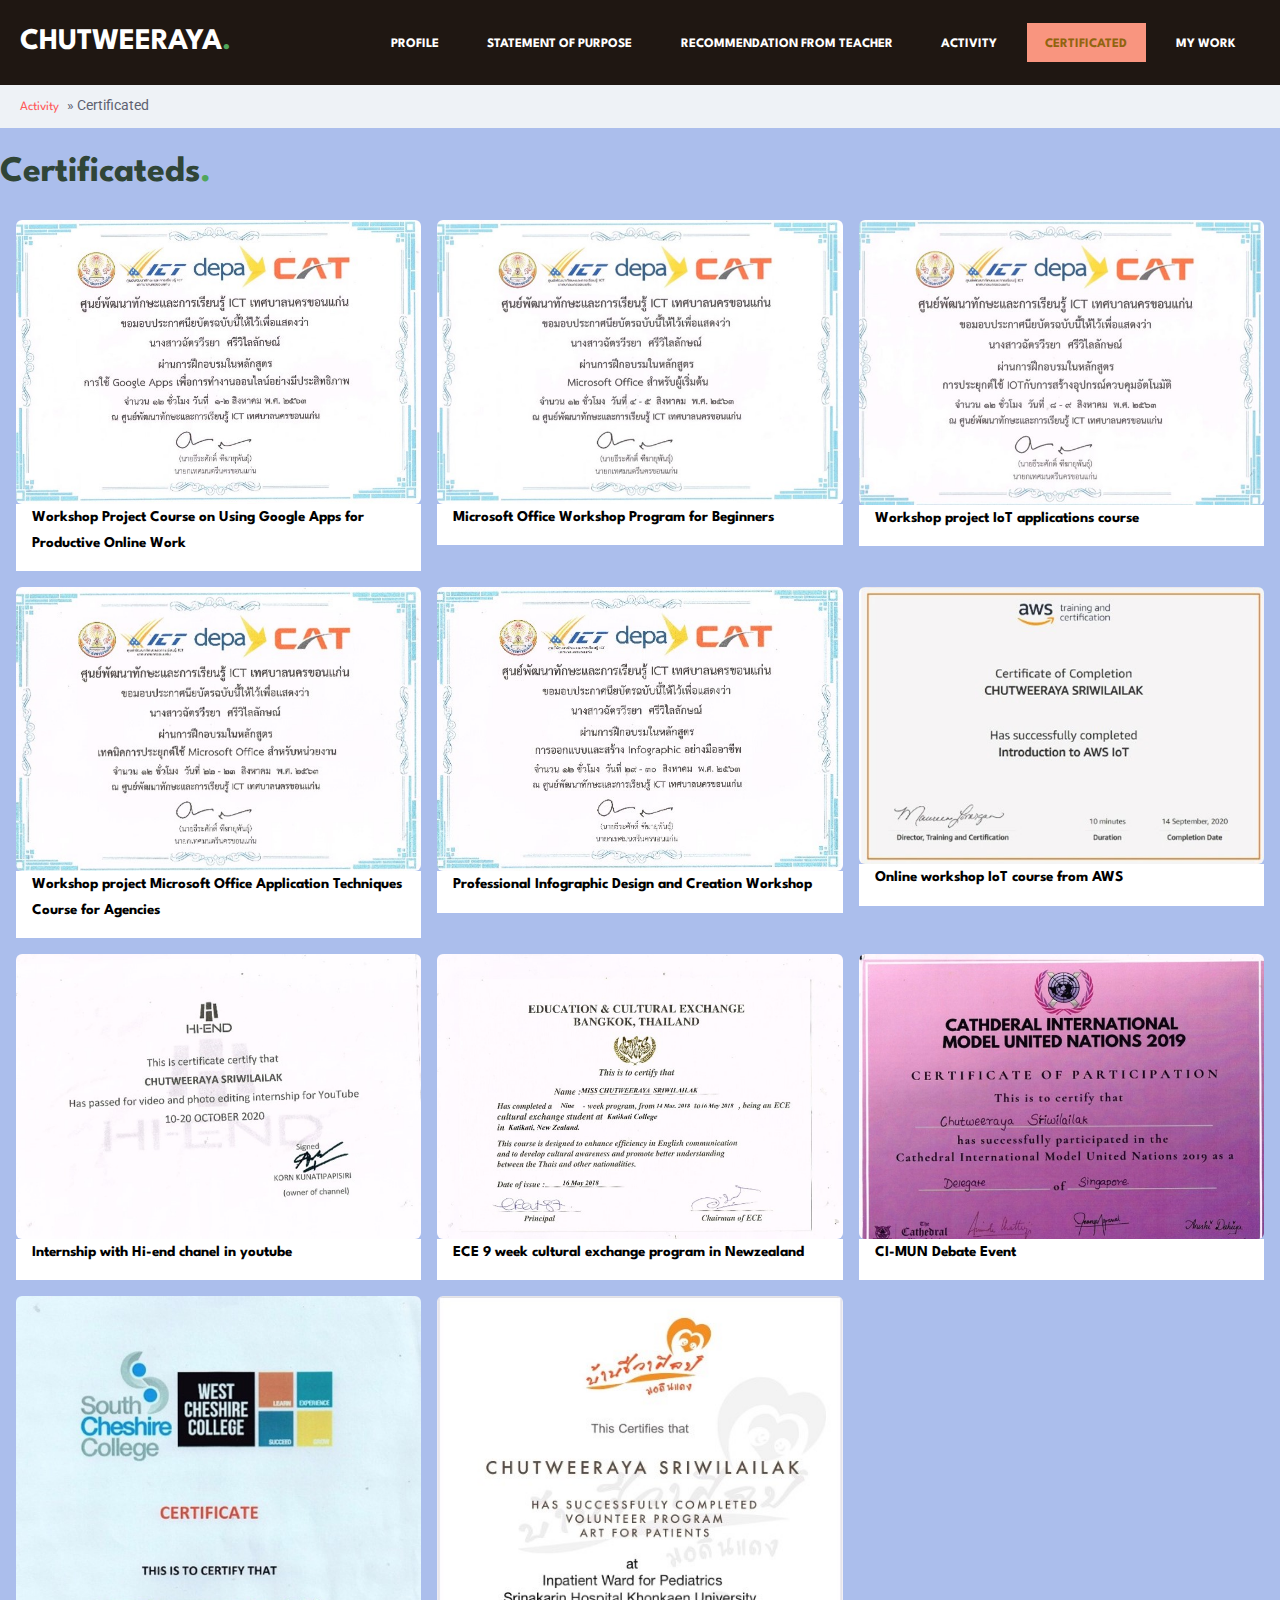
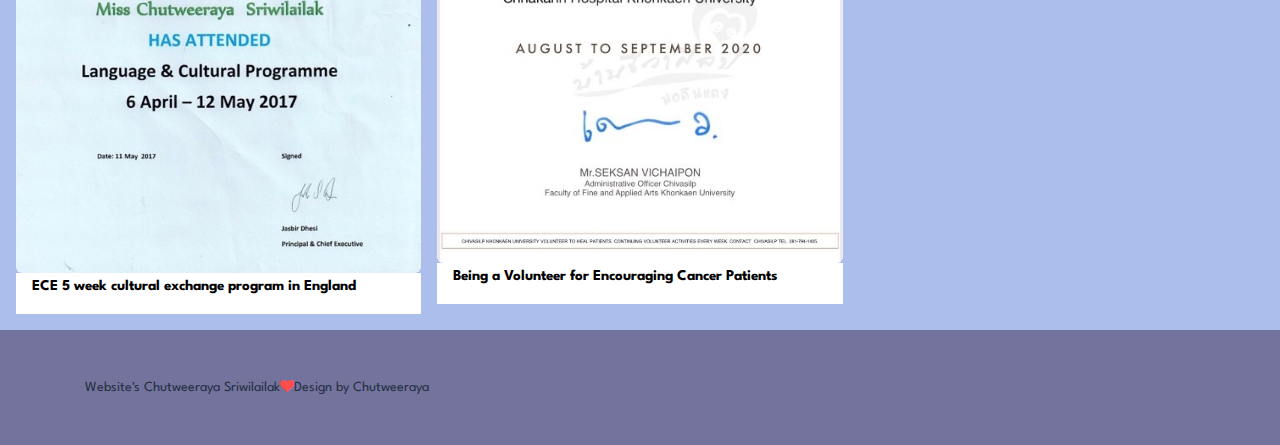
<file: ORGANPORTFOLIO/certificated.html>
<!doctype html>
<html lang="zxx">

<head>
  <!-- Required meta tags -->
  <meta charset="utf-8">
  <meta name="viewport" content="width=device-width, initial-scale=1, shrink-to-fit=no">
  <link rel="stylesheet" href="https://www.w3schools.com/w3css/4/w3.css">
  <link rel='stylesheet' href='https://fonts.googleapis.com/css?family=Roboto'>
  <link rel="stylesheet" href="https://cdnjs.cloudflare.com/ajax/libs/font-awesome/4.7.0/css/font-awesome.min.css">
  <title>Website's Chutweeraya Sriwilailak</title>
  <!-- Template CSS -->
  <link rel="stylesheet" href="assets/css/style-starter.css">
  <!-- Template CSS -->
  <link href="//fonts.googleapis.com/css?family=Spartan:400,500,600,700,900&display=swap" rel="stylesheet">
  <!-- Template CSS -->

</head>
<body>
<section class="w3l-banner-main w3l-inner-page-main">
  <div class="breadcrumb-infhny">
    <header id="site-header" class="header-top">
      <nav class="navbar navbar-expand-lg shift " id="header">
        <a class="navbar-brand" href="index.html">
           CHUTWEERAYA<span class="dot-1">.</span>
        </a>
        <button class="navbar-toggler bg-gradient" type="button" data-toggle="collapse"
          data-target="#navbarTogglerDemo02" aria-controls="navbarTogglerDemo02" aria-expanded="false"
          aria-label="Toggle navigation"><span class="navbar-toggler-icon fa fa-bars"> </span>
        </button>

         <div class="collapse navbar-collapse" id="navbarTogglerDemo02">
            <ul class="navbar-nav ml-auto">
              <li class="nav-item ">
                <a class="nav-link" href="index.html">Profile</a>
              </li>
              <li class="nav-item ">
                <a class="nav-link effect-3" href="about.html">Statement of Purpose<span class="sr-only">(current)</span></a>
              </li>
              <li class="nav-item">
                <a class="nav-link effect-3" href="recommendation.html">Recommendation from teacher</a>
              </li>
             
			<div class="w3-dropdown-hover w3-hide-small">
				 <li class="nav-item "> 
				 <a class="nav-link effect-3" href="activity.html"> Activity</a> 
				</li>
					<div class="w3-dropdown-content w3-card-4 w3-bar-block">
							<a href="activity.html" class="w3-bar-item w3-button">ICT</a>
							<a href="education.html" class="w3-bar-item w3-button">Education</a>
							<a href="sport.html" class="w3-bar-item w3-button">Sport</a>
							<a href="recreational.html" class="w3-bar-item w3-button">Recreational</a>
							<a href="volunteer.html" class="w3-bar-item w3-button">Volunteer</a>
					</div>
			</div>
            
			  <li class="nav-item active">
                <a class="nav-link effect-3" href="certificated.html">Certificated</a>
              </li>
			  
			  <li class="nav-item">
                <a class="nav-link effect-3" href="work.html">My work</a>
              </li>
            </ul>

        </div>
      </nav>
    </header>

  </div>
  <nav id="breadcrumbs" class="breadcrumbs">
    <div class="page-wrapper">
      <a href="#"> Activity</a> » <span class="breadcrumb_last" aria-current="page">Certificated</span></div>
  </nav>
</section>
<br>
<h3 class="hny-title">Certificateds<span class="dot-1">.</span></h3>
  <!-- First Photo Grid-->
  <div class="w3-row-padding">
    <div class="w3-third w3-container w3-margin-bottom">
      <img src="assets/images/p1.jpg" alt="Norway" style="width:100%" class="w3-hover-opacity">
      <div class="w3-container w3-white">
        <p><b>Workshop Project Course on Using Google Apps for Productive Online Work </b></p>
      </div>
    </div>
    <div class="w3-third w3-container w3-margin-bottom">
      <img src="assets/images/p2.jpg" alt="Norway" style="width:100%" class="w3-hover-opacity">
      <div class="w3-container w3-white">
        <p><b>Microsoft Office Workshop Program for Beginners</b></p>     
      </div>
    </div>
    <div class="w3-third w3-container">
      <img src="assets/images/p3.jpg" alt="Norway" style="width:100%" class="w3-hover-opacity">
      <div class="w3-container w3-white">
        <p><b>Workshop project IoT applications course  </b></p>
      </div>
    </div>
  </div>
  
  <!-- Second Photo Grid-->
  <div class="w3-row-padding">
   <div class="w3-third w3-container w3-margin-bottom">
      <img src="assets/images/p4.jpg" alt="Norway" style="width:100%" class="w3-hover-opacity">
      <div class="w3-container w3-white">
        <p><b>Workshop project Microsoft Office Application Techniques Course for Agencies </b></p>
      </div>
    </div>
     <div class="w3-third w3-container w3-margin-bottom">
      <img src="assets/images/p5.jpg" alt="Norway" style="width:100%" class="w3-hover-opacity">
      <div class="w3-container w3-white">
        <p><b>Professional Infographic Design and Creation Workshop</b></p>
      </div>
    </div>
    <div class="w3-third w3-container w3-margin-bottom">
      <img src="assets/images/p6.jpg" alt="Norway" style="width:100%" class="w3-hover-opacity">
      <div class="w3-container w3-white">
        <p><b>Online workshop  IoT course from AWS </b></p>
      </div>
    </div>
  </div>
	 
	 <!-- First Photo Grid-->
  <div class="w3-row-padding">
    <div class="w3-third w3-container w3-margin-bottom">
      <img src="assets/images/p7.jpg" alt="Norway" style="width:100%" class="w3-hover-opacity">
      <div class="w3-container w3-white">
        <p><b>Internship with Hi-end chanel in youtube </b></p>
      </div>
    </div>
    <div class="w3-third w3-container w3-margin-bottom">
      <img src="assets/images/p9.jpg" alt="Norway" style="width:100%" class="w3-hover-opacity">
      <div class="w3-container w3-white">
        <p><b>ECE 9 week cultural exchange program in Newzealand</b></p>     
      </div>
    </div>
    <div class="w3-third w3-container">
      <img src="assets/images/p10.jpg" alt="Norway" style="width:100%" class="w3-hover-opacity">
      <div class="w3-container w3-white">
        <p><b>CI-MUN Debate Event  </b></p>
      </div>
    </div>
  </div>
  
  <!-- Second Photo Grid-->
  <div class="w3-row-padding">
   <div class="w3-third w3-container w3-margin-bottom">
      <img src="assets/images/p8.jpg" alt="Norway" style="width:100%" class="w3-hover-opacity">
      <div class="w3-container w3-white">
        <p><b>ECE 5 week cultural exchange program in England  </b></p>
      </div>
    </div>
     <div class="w3-third w3-container w3-margin-bottom">
      <img src="assets/images/p11.jpg" alt="Norway" style="width:100%" class="w3-hover-opacity">
      <div class="w3-container w3-white">
        <p><b>Being a Volunteer for Encouraging Cancer Patients</b></p>
      </div>
    </div>
  </div>
	 
	  
<!-- footer -->
<footer class="w3l-footer-16">
    <div class="footer-content py-lg-5 py-4 text-center">
        <div class="container">
          
                 <div class="row copy-right">
                <div class="col-lg-6 footer-left text-lg-left text-center">
                    <h6>Website's Chutweeraya Sriwilailak<span class="fa fa-heart" aria-hidden="true"></span>Design by Chutweeraya </h6>
                </div>
                
            </div>
                
           </div>
            <button onclick="topFunction()" id="movetop" title="Go to top">
                <span class="fa fa-angle-up"></span>
            </button>
        </div>
    </div>
    <!-- move top -->
    <script>
        // When the user scrolls down 20px from the top of the document, show the button
        window.onscroll = function () {
            scrollFunction()
        };

        function scrollFunction() {
            if (document.body.scrollTop > 20 || document.documentElement.scrollTop > 20) {
                document.getElementById("movetop").style.display = "block";
            } else {
                document.getElementById("movetop").style.display = "none";
            }
        }

        // When the user clicks on the button, scroll to the top of the document
        function topFunction() {
            document.body.scrollTop = 0;
            document.documentElement.scrollTop = 0;
        }
    </script>
    <!-- //move top -->
    <script>
        $(function () {
            $('.navbar-toggler').click(function () {
                $('body').toggleClass('noscroll');
            })
        });
    </script>
</footer>
<!-- //footer -->
</body>

</html>

<script src="assets/js/jquery-3.3.1.min.js"></script>
<!-- disable body scroll which navbar is in active -->
<script>
  $(function () {
    $('.navbar-toggler').click(function () {
      $('body').toggleClass('noscroll');
    })
  });
</script>
<!--/MENU-JS-->
<script>

  $(window).on("scroll", function() {
    var scroll = $(window).scrollTop();

    if (scroll >= 80) {
      $("#site-header").addClass("nav-fixed");
    } else {
      $("#site-header").removeClass("nav-fixed");
    }
  });

  //Main navigation Active Class Add Remove
  $(".navbar-toggler").on("click", function() {
    $("header").toggleClass("active");
  });
  $(document).on("ready", function() {
    if ($(window).width() > 991) {
      $("header").removeClass("active");
    }
    $(window).on("resize", function() {
      if ($(window).width() > 991) {
        $("header").removeClass("active");
      }
    });
  });
</script>
<!--//MENU-JS-->

<!-- disable body scroll which navbar is in active -->
<!-- //jQuery-Photo-filter-lightbox-portfolio-plugin -->
<script src="assets/js/bootstrap.min.js"></script>
</file>
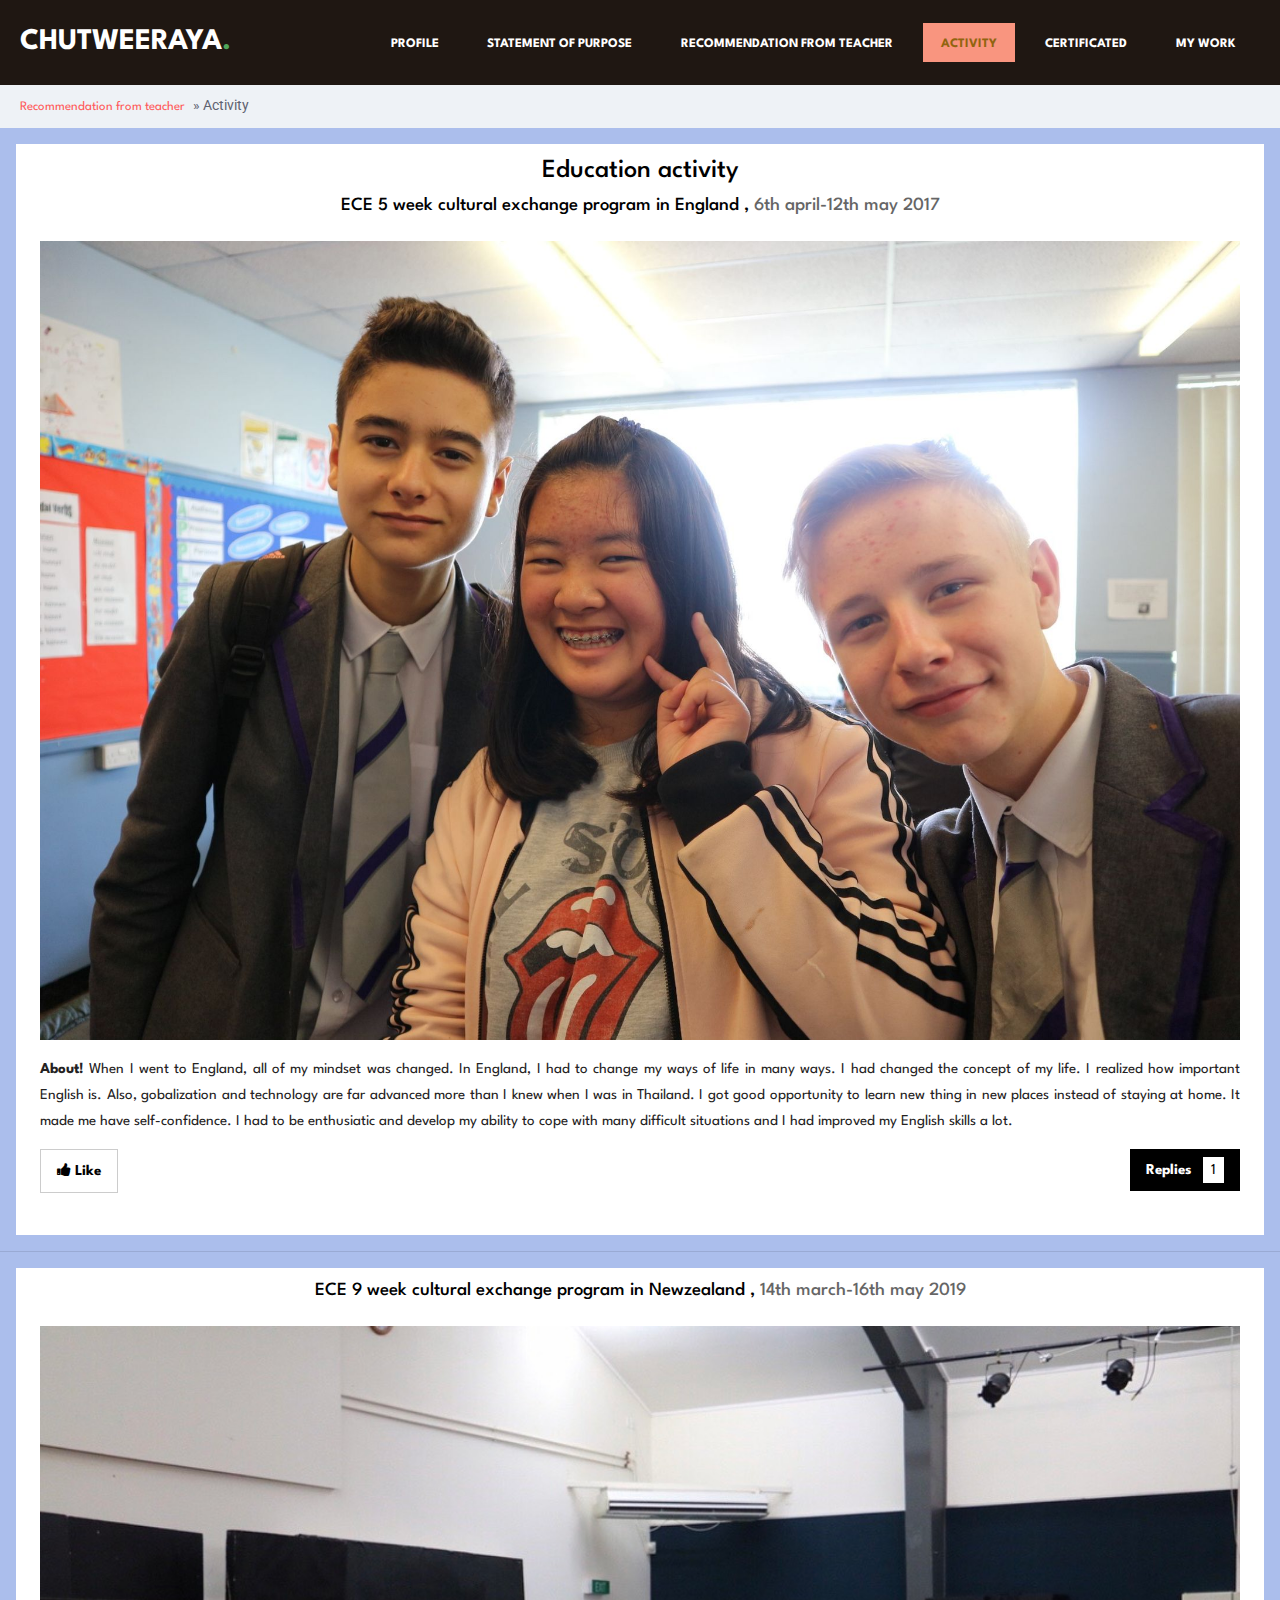
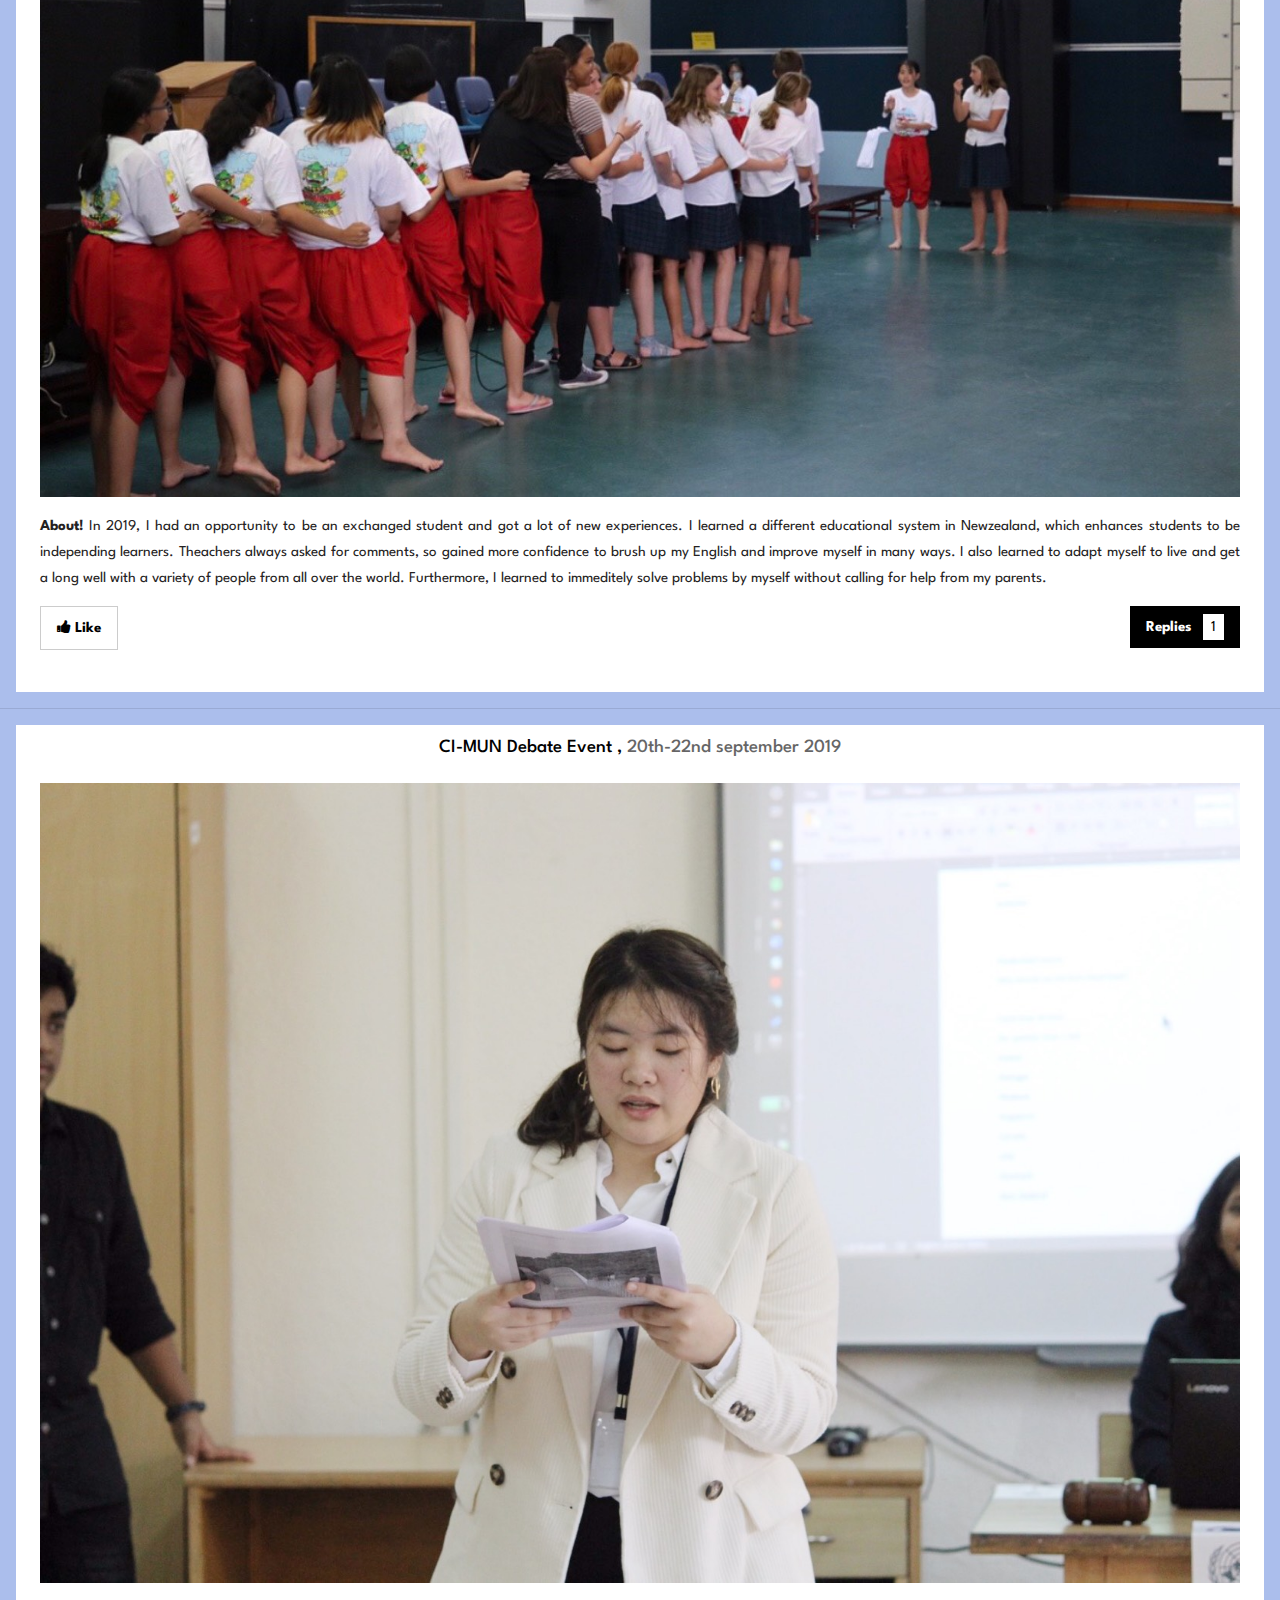
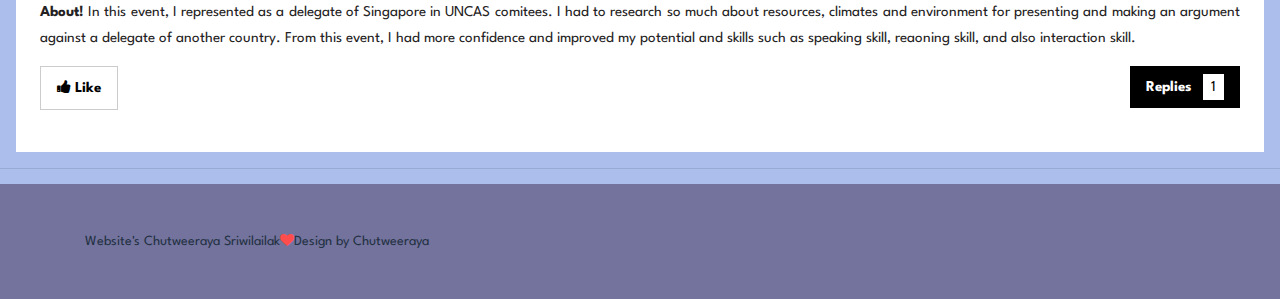
<file: ORGANPORTFOLIO/education.html>
<!doctype html>
<html lang="zxx">

<head>
  <!-- Required meta tags -->
  <meta charset="utf-8">
  <meta name="viewport" content="width=device-width, initial-scale=1, shrink-to-fit=no">
  <link rel="stylesheet" href="https://www.w3schools.com/w3css/4/w3.css">
  <link rel='stylesheet' href='https://fonts.googleapis.com/css?family=Roboto'>
  <link rel="stylesheet" href="https://cdnjs.cloudflare.com/ajax/libs/font-awesome/4.7.0/css/font-awesome.min.css">
  <title>Website's Chutweeraya Sriwilailak</title>
  <!-- Template CSS -->
  <link rel="stylesheet" href="assets/css/style-starter.css">
  <!-- Template CSS -->
  <link href="//fonts.googleapis.com/css?family=Spartan:400,500,600,700,900&display=swap" rel="stylesheet">
  <!-- Template CSS -->

</head>
<body>
<section class="w3l-banner-main w3l-inner-page-main">
  <div class="breadcrumb-infhny">
    <header id="site-header" class="header-top">
      <nav class="navbar navbar-expand-lg shift " id="header">
        <a class="navbar-brand" href="index.html">
           CHUTWEERAYA<span class="dot-1">.</span>
        </a>
        <button class="navbar-toggler bg-gradient" type="button" data-toggle="collapse"
          data-target="#navbarTogglerDemo02" aria-controls="navbarTogglerDemo02" aria-expanded="false"
          aria-label="Toggle navigation"><span class="navbar-toggler-icon fa fa-bars"> </span>
        </button>

         <div class="collapse navbar-collapse" id="navbarTogglerDemo02">
            <ul class="navbar-nav ml-auto">
              <li class="nav-item ">
                <a class="nav-link" href="index.html">Profile</a>
              </li>
              <li class="nav-item ">
                <a class="nav-link effect-3" href="about.html">Statement of Purpose<span class="sr-only">(current)</span></a>
              </li>
              <li class="nav-item">
                <a class="nav-link effect-3" href="recommendation.html">Recommendation from teacher</a>
              </li>
             
			<div class="w3-dropdown-hover w3-hide-small">
				 <li class="nav-item active"> 
				 <a class="nav-link effect-3" href="activity.html"> Activity</a> 
				</li>
					<div class="w3-dropdown-content w3-card-4 w3-bar-block">
							<a href="activity.html" class="w3-bar-item w3-button">ICT</a>
							<a href="education.html" class="w3-bar-item w3-button">Education</a>
							<a href="sport.html" class="w3-bar-item w3-button">Sport</a>
							<a href="recreational.html" class="w3-bar-item w3-button">Recreational</a>
							<a href="volunteer.html" class="w3-bar-item w3-button">Volunteer</a>
					</div>
			</div>
            
			  <li class="nav-item">
                <a class="nav-link effect-3" href="certificated.html">Certificated</a>
              </li>
			  
			  <li class="nav-item">
                <a class="nav-link effect-3" href="work.html">My work</a>
              </li>
            </ul>

        </div>
      </nav>
    </header>

  </div>
  <nav id="breadcrumbs" class="breadcrumbs">
    <div class="page-wrapper">
      <a href="#">Recommendation from teacher</a> » <span class="breadcrumb_last" aria-current="page">Activity</span></div>
  </nav>
</section>
<section class="w3l-about-info-6">

	<!-- Blog entry -->
      <div class="w3-container w3-white w3-margin w3-padding-large">
        <div class="w3-center">
          <h3>Education activity</h3>
          <h5>ECE 5 week cultural exchange program in England , <span class="w3-opacity">6th april-12th may 2017</span></h5>
        </div>

        <div class="w3-justify">
          <img src="assets/images/15.jpg" alt="Girl Hat" style="width:100%" class="w3-padding-16">
          <p><strong>About!</strong> When I went to England, all of my mindset was changed. In England, I had to change my ways of life in many ways. I had changed the concept of my life. I realized how important English is. Also, gobalization and technology are far advanced more than I knew when I was in Thailand.  I got good opportunity to learn new thing in new places instead of staying at home. It made me have self-confidence.
		  I had to be enthusiatic and develop my ability to cope with many difficult situations and I had improved my English skills a lot.</p>
          <p class="w3-left"><button class="w3-button w3-white w3-border" onclick="likeFunction(this)"><b><i class="fa fa-thumbs-up"></i> Like</b></button></p>
          <p class="w3-right"><button class="w3-button w3-black" onclick="myFunction('demo1')" id="myBtn"><b>Replies  </b> <span class="w3-tag w3-white">1</span></button></p>
          <p class="w3-clear"></p>
        </div>
      </div>
      <hr>
	  
	  <!-- Blog entry -->
      <div class="w3-container w3-white w3-margin w3-padding-large">
        <div class="w3-center">
          <h5>ECE 9 week cultural exchange program in Newzealand , <span class="w3-opacity">14th march-16th may 2019</span></h5>
        </div>
        <div class="w3-justify">
          <img src="assets/images/16.jpg" alt="Girl Hat" style="width:100%" class="w3-padding-16">
          <p><strong>About!</strong> In 2019, I had an opportunity to be an exchanged student and got a lot of  new experiences. I learned a different educational system in Newzealand, which  enhances students to be independing learners.  Theachers always asked for comments, so gained more confidence to brush up my English and improve myself in many ways. I also learned to adapt myself to live and get a long well with a variety of people from all over the world. Furthermore,
		  I learned to immeditely solve problems by myself without calling for help from my parents.</p>
          <p class="w3-left"><button class="w3-button w3-white w3-border" onclick="likeFunction(this)"><b><i class="fa fa-thumbs-up"></i> Like</b></button></p>
          <p class="w3-right"><button class="w3-button w3-black" onclick="myFunction('demo1')" id="myBtn"><b>Replies  </b> <span class="w3-tag w3-white">1</span></button></p>
          <p class="w3-clear"></p>
        </div>
      </div>
      <hr>
	  
	  <!-- Blog entry -->
      <div class="w3-container w3-white w3-margin w3-padding-large">
        <div class="w3-center">
          <h5>CI-MUN Debate Event , <span class="w3-opacity">20th-22nd september 2019 </span></h5>
        </div>
        <div class="w3-justify">
          <img src="assets/images/ab.jpg" alt="Girl Hat" style="width:100%" class="w3-padding-16">
          <p><strong>About!</strong> In this event, I represented as a delegate of Singapore in UNCAS comitees. I had to research so much about resources, climates and environment for presenting and making an argument against a delegate of another country. From this event, 
		  I had more confidence and improved my potential and skills such as speaking skill, reaoning skill, and also interaction skill.         </p>                                                                                                                              </p>
          <p class="w3-left"><button class="w3-button w3-white w3-border" onclick="likeFunction(this)"><b><i class="fa fa-thumbs-up"></i> Like</b></button></p>
          <p class="w3-right"><button class="w3-button w3-black" onclick="myFunction('demo1')" id="myBtn"><b>Replies  </b> <span class="w3-tag w3-white">1</span></button></p>
          <p class="w3-clear"></p>
        </div>
      </div>
      <hr>
	  
	  
<!-- footer -->
<footer class="w3l-footer-16">
    <div class="footer-content py-lg-5 py-4 text-center">
        <div class="container">
          
                 <div class="row copy-right">
                <div class="col-lg-6 footer-left text-lg-left text-center">
                    <h6>Website's Chutweeraya Sriwilailak<span class="fa fa-heart" aria-hidden="true"></span>Design by Chutweeraya </h6>
                </div>
                
            </div>
                
           </div>
            <button onclick="topFunction()" id="movetop" title="Go to top">
                <span class="fa fa-angle-up"></span>
            </button>
        </div>
    </div>

    <!-- move top -->
    <script>
        // When the user scrolls down 20px from the top of the document, show the button
        window.onscroll = function () {
            scrollFunction()
        };

        function scrollFunction() {
            if (document.body.scrollTop > 20 || document.documentElement.scrollTop > 20) {
                document.getElementById("movetop").style.display = "block";
            } else {
                document.getElementById("movetop").style.display = "none";
            }
        }

        // When the user clicks on the button, scroll to the top of the document
        function topFunction() {
            document.body.scrollTop = 0;
            document.documentElement.scrollTop = 0;
        }
    </script>
    <!-- //move top -->
    <script>
        $(function () {
            $('.navbar-toggler').click(function () {
                $('body').toggleClass('noscroll');
            })
        });
    </script>
</footer>
<!-- //footer -->
</body>

</html>

<script src="assets/js/jquery-3.3.1.min.js"></script>
<!-- disable body scroll which navbar is in active -->
<script>
  $(function () {
    $('.navbar-toggler').click(function () {
      $('body').toggleClass('noscroll');
    })
  });
</script>
<!--/MENU-JS-->
<script>

  $(window).on("scroll", function() {
    var scroll = $(window).scrollTop();

    if (scroll >= 80) {
      $("#site-header").addClass("nav-fixed");
    } else {
      $("#site-header").removeClass("nav-fixed");
    }
  });

  //Main navigation Active Class Add Remove
  $(".navbar-toggler").on("click", function() {
    $("header").toggleClass("active");
  });
  $(document).on("ready", function() {
    if ($(window).width() > 991) {
      $("header").removeClass("active");
    }
    $(window).on("resize", function() {
      if ($(window).width() > 991) {
        $("header").removeClass("active");
      }
    });
  });
</script>
<!--//MENU-JS-->

<!-- disable body scroll which navbar is in active -->
<!-- //jQuery-Photo-filter-lightbox-portfolio-plugin -->
<script src="assets/js/bootstrap.min.js"></script>
</file>
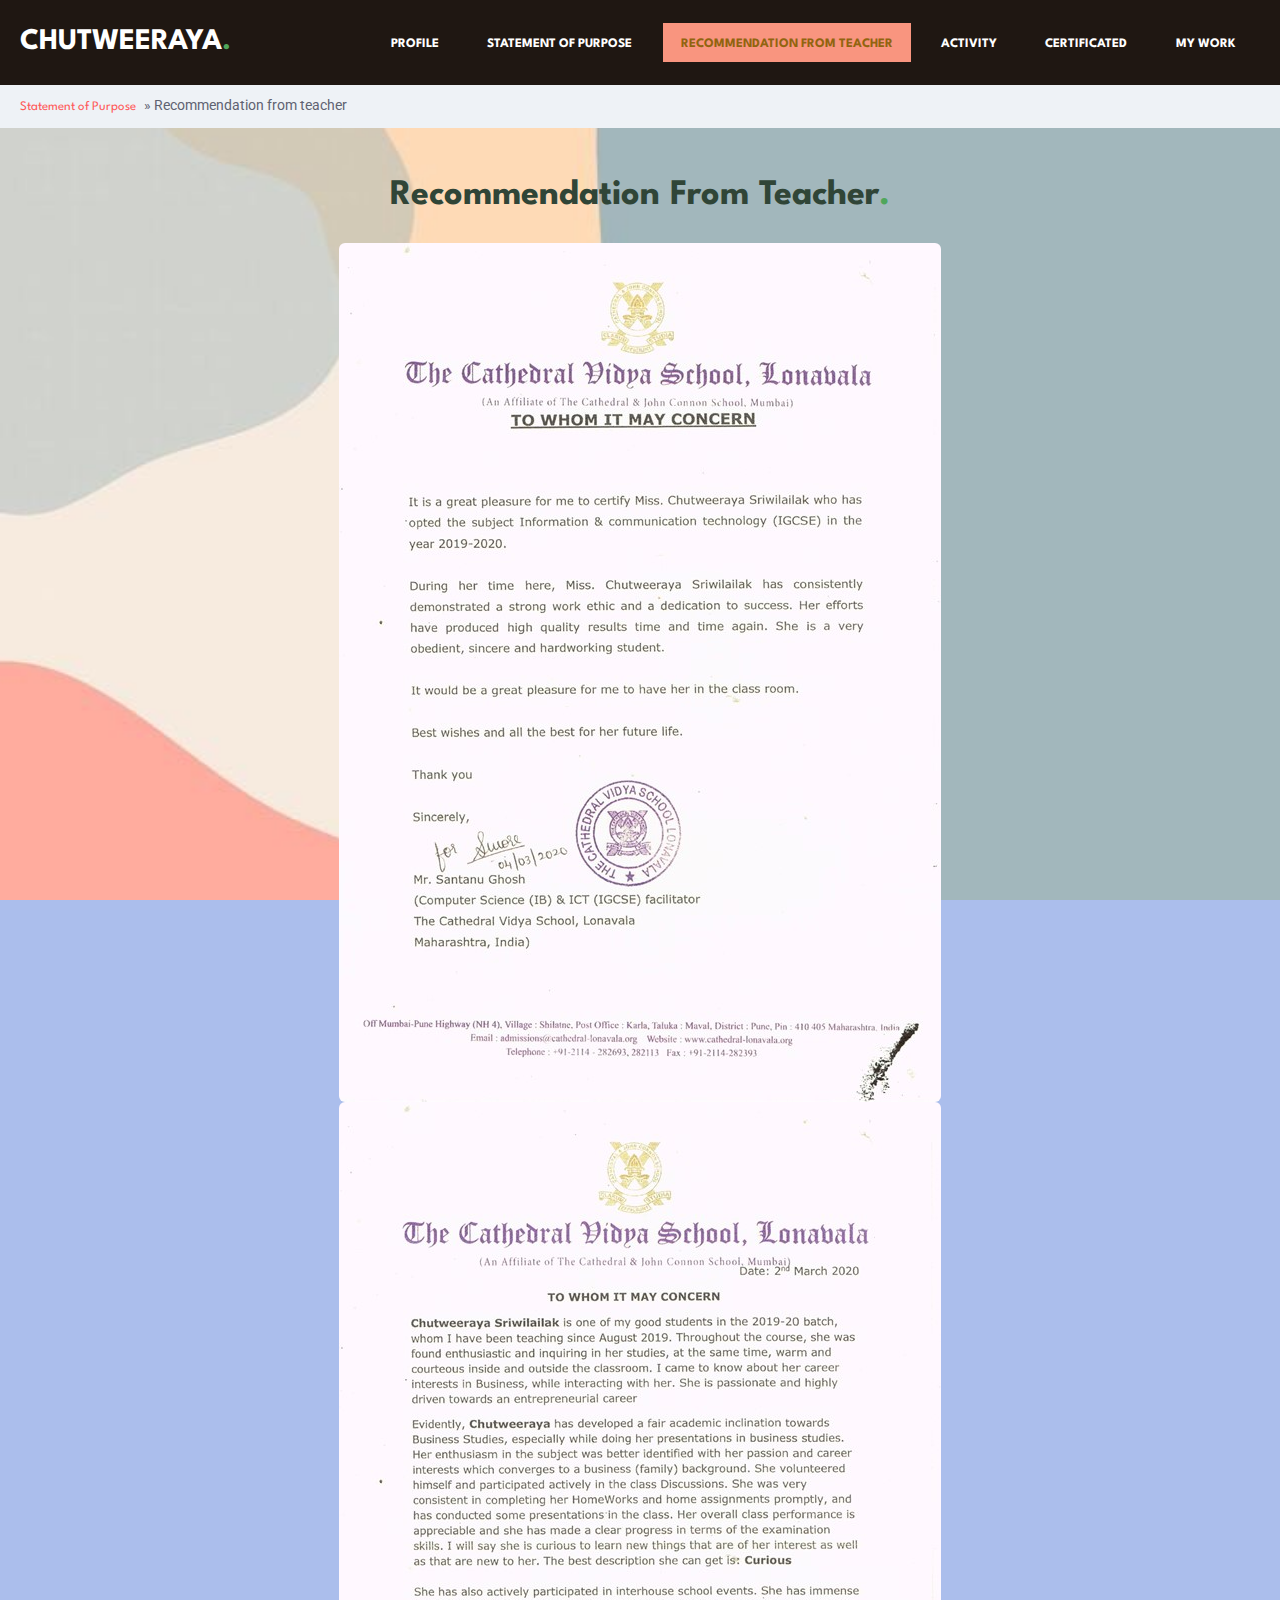
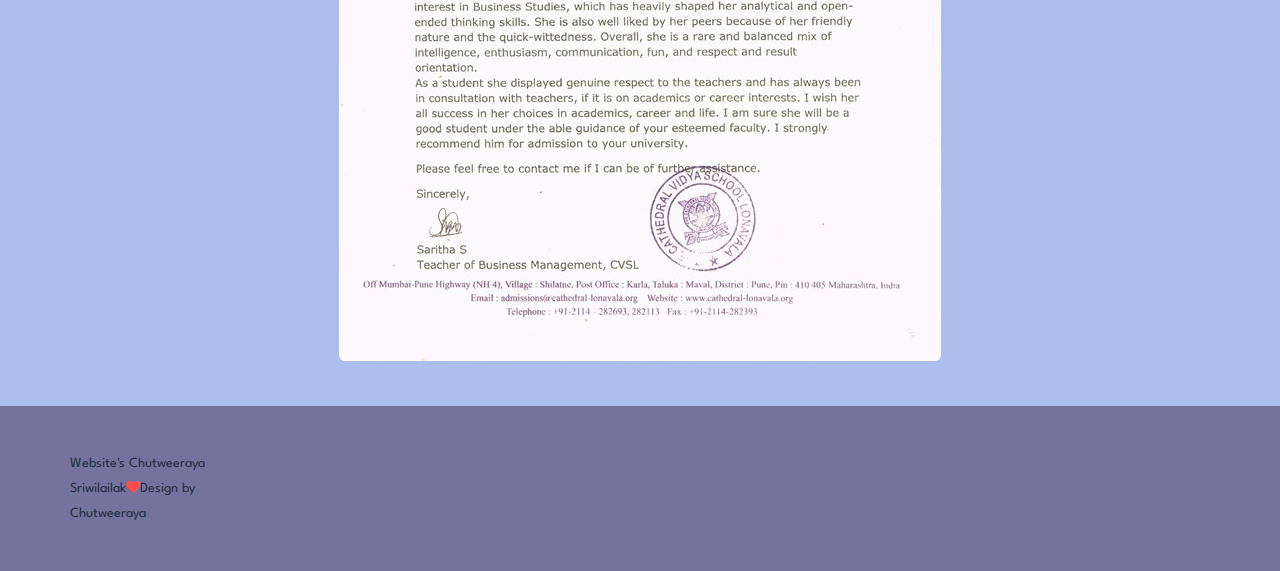
<file: ORGANPORTFOLIO/recommendation.html>
<!doctype html>
<html lang="zxx">

<head>
  <!-- Required meta tags -->
  <meta charset="utf-8">
  <meta name="viewport" content="width=device-width, initial-scale=1, shrink-to-fit=no">
  <link rel="stylesheet" href="https://www.w3schools.com/w3css/4/w3.css">
  <link rel='stylesheet' href='https://fonts.googleapis.com/css?family=Roboto'>
  <link rel="stylesheet" href="https://cdnjs.cloudflare.com/ajax/libs/font-awesome/4.7.0/css/font-awesome.min.css">
  <title>Website's Chutweeraya Sriwilailak</title>
  <!-- Template CSS -->
  <link rel="stylesheet" href="assets/css/style-starter.css">
  <!-- Template CSS -->
  <link href="//fonts.googleapis.com/css?family=Spartan:400,500,600,700,900&display=swap" rel="stylesheet">
  <!-- Template CSS -->

</head>
<body>
<section class="w3l-banner-main w3l-inner-page-main">
  <div class="breadcrumb-infhny">
    <header id="site-header" class="header-top">
      <nav class="navbar navbar-expand-lg shift " id="header">
        <a class="navbar-brand" href="index.html">
           CHUTWEERAYA<span class="dot-1">.</span>
        </a>
        <button class="navbar-toggler bg-gradient" type="button" data-toggle="collapse"
          data-target="#navbarTogglerDemo02" aria-controls="navbarTogglerDemo02" aria-expanded="false"
          aria-label="Toggle navigation"><span class="navbar-toggler-icon fa fa-bars"> </span>
        </button>

         <div class="collapse navbar-collapse" id="navbarTogglerDemo02">
            <ul class="navbar-nav ml-auto">
              <li class="nav-item ">
                <a class="nav-link" href="index.html">Profile</a>
              </li>
              <li class="nav-item ">
                <a class="nav-link effect-3" href="about.html">Statement of Purpose<span class="sr-only">(current)</span></a>
              </li>
              <li class="nav-item active">
                <a class="nav-link effect-3" href="recommendation.html">Recommendation from teacher</a>
              </li>
             
             <div class="w3-dropdown-hover w3-hide-small">
				 <li class="nav-item "> 
				 <a class="nav-link effect-3" href="activity.html"> Activity</a> 
				</li>
					<div class="w3-dropdown-content w3-card-4 w3-bar-block">
							<a href="activity.html" class="w3-bar-item w3-button">ICT</a>
							<a href="education.html" class="w3-bar-item w3-button">Education</a>
							<a href="sport.html" class="w3-bar-item w3-button">Sport</a>
							<a href="recreational.html" class="w3-bar-item w3-button">Recreational</a>
							<a href="volunteer.html" class="w3-bar-item w3-button">Volunteer</a>
					</div>
			</div>
            
			  
			  <li class="nav-item">
                <a class="nav-link effect-3" href="certificated.html">Certificated</a>
              </li>
			  
			  <li class="nav-item">
                <a class="nav-link effect-3" href="work.html">My work</a>
              </li>
            </ul>

        </div>
      </nav>
    </header>

  </div>
  <nav id="breadcrumbs" class="breadcrumbs">
    <div class="page-wrapper">
      <a href="#">Statement of Purpose</a> » <span class="breadcrumb_last" aria-current="page">Recommendation from teacher</span></div>
  </nav>
</section>
<section class="w3l-download-main">
	<!-- /content-6-section -->
	  <div class="download-content text-center">
			 <div class="container py-lg-5">
					<div class="inner_sec_top text-center">
							<h3 class="hny-title">Recommendation from teacher<span class="dot-1">.</span></h3>
								<img src="assets/images/6.jpg" alt=" " class="img-fluid"> <br>
								<img src="assets/images/7.jpg" alt=" " class="img-fluid">
						</div>
					</div>
				 
				 </div>
			 </div>
	 </section>
   <!-- //content-6-section -->
<!-- footer -->
<footer class="w3l-footer-16">
    <div class="footer-content py-lg-5 py-4 text-center">
        <div class="container">
            <div class="row copy-right">
                <div class="row copy-right">
                <div class="col-lg-6 footer-left text-lg-left text-center">
                    <h6>Website's Chutweeraya Sriwilailak<span class="fa fa-heart" aria-hidden="true"></span>Design by Chutweeraya </h6>
                </div>
                
            </div>
            </div>
            <button onclick="topFunction()" id="movetop" title="Go to top">
                <span class="fa fa-angle-up"></span>
            </button>
        </div>
    </div>

    <!-- move top -->
    <script>
        // When the user scrolls down 20px from the top of the document, show the button
        window.onscroll = function () {
            scrollFunction()
        };

        function scrollFunction() {
            if (document.body.scrollTop > 20 || document.documentElement.scrollTop > 20) {
                document.getElementById("movetop").style.display = "block";
            } else {
                document.getElementById("movetop").style.display = "none";
            }
        }

        // When the user clicks on the button, scroll to the top of the document
        function topFunction() {
            document.body.scrollTop = 0;
            document.documentElement.scrollTop = 0;
        }
    </script>
    <!-- //move top -->
    <script>
        $(function () {
            $('.navbar-toggler').click(function () {
                $('body').toggleClass('noscroll');
            })
        });
    </script>
</footer>
<!-- //footer -->
</body>

</html>

<script src="assets/js/jquery-3.3.1.min.js"></script>
<!-- disable body scroll which navbar is in active -->
<script>
  $(function () {
    $('.navbar-toggler').click(function () {
      $('body').toggleClass('noscroll');
    })
  });
</script>
<!--/MENU-JS-->
<script>

  $(window).on("scroll", function() {
    var scroll = $(window).scrollTop();

    if (scroll >= 80) {
      $("#site-header").addClass("nav-fixed");
    } else {
      $("#site-header").removeClass("nav-fixed");
    }
  });

  //Main navigation Active Class Add Remove
  $(".navbar-toggler").on("click", function() {
    $("header").toggleClass("active");
  });
  $(document).on("ready", function() {
    if ($(window).width() > 991) {
      $("header").removeClass("active");
    }
    $(window).on("resize", function() {
      if ($(window).width() > 991) {
        $("header").removeClass("active");
      }
    });
  });
</script>
<!--//MENU-JS-->

<!-- disable body scroll which navbar is in active -->
<!-- //jQuery-Photo-filter-lightbox-portfolio-plugin -->
<script src="assets/js/bootstrap.min.js"></script>
</file>
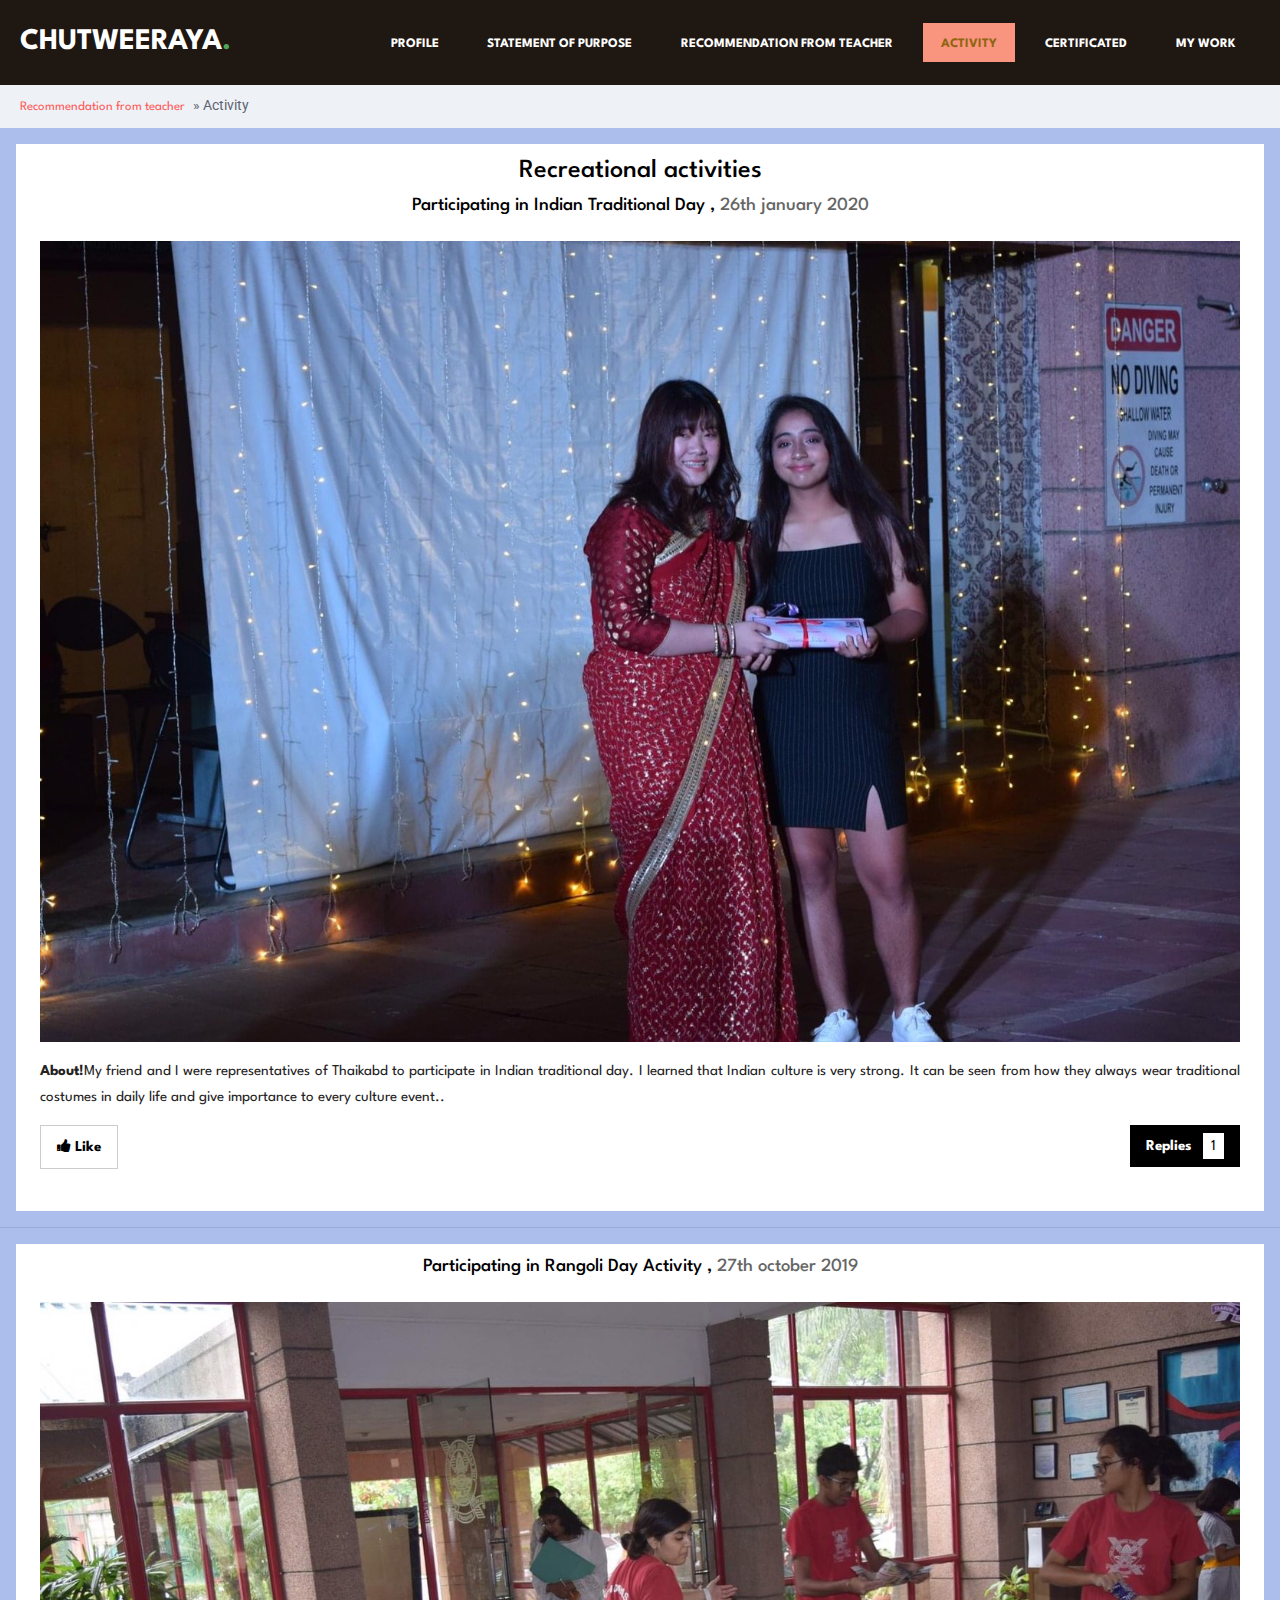
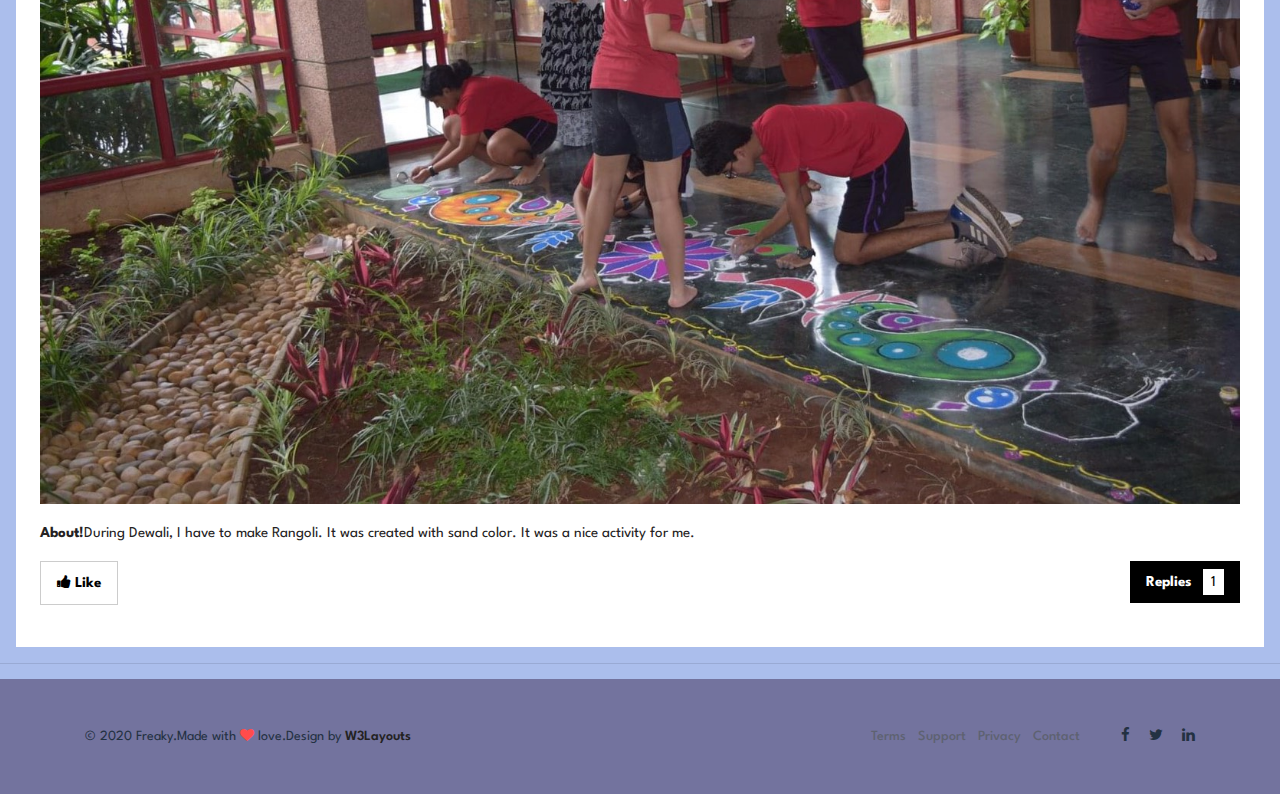
<file: ORGANPORTFOLIO/recreational.html>
<!doctype html>
<html lang="zxx">

<head>
  <!-- Required meta tags -->
  <meta charset="utf-8">
  <meta name="viewport" content="width=device-width, initial-scale=1, shrink-to-fit=no">
  <link rel="stylesheet" href="https://www.w3schools.com/w3css/4/w3.css">
  <link rel='stylesheet' href='https://fonts.googleapis.com/css?family=Roboto'>
  <link rel="stylesheet" href="https://cdnjs.cloudflare.com/ajax/libs/font-awesome/4.7.0/css/font-awesome.min.css">
  <title>Website's Chutweeraya Sriwilailak</title>
  <!-- Template CSS -->
  <link rel="stylesheet" href="assets/css/style-starter.css">
  <!-- Template CSS -->
  <link href="//fonts.googleapis.com/css?family=Spartan:400,500,600,700,900&display=swap" rel="stylesheet">
  <!-- Template CSS -->

</head>
<body>
<section class="w3l-banner-main w3l-inner-page-main">
  <div class="breadcrumb-infhny">
    <header id="site-header" class="header-top">
      <nav class="navbar navbar-expand-lg shift " id="header">
        <a class="navbar-brand" href="index.html">
           CHUTWEERAYA<span class="dot-1">.</span>
        </a>
        <button class="navbar-toggler bg-gradient" type="button" data-toggle="collapse"
          data-target="#navbarTogglerDemo02" aria-controls="navbarTogglerDemo02" aria-expanded="false"
          aria-label="Toggle navigation"><span class="navbar-toggler-icon fa fa-bars"> </span>
        </button>

         <div class="collapse navbar-collapse" id="navbarTogglerDemo02">
            <ul class="navbar-nav ml-auto">
              <li class="nav-item ">
                <a class="nav-link" href="index.html">Profile</a>
              </li>
              <li class="nav-item ">
                <a class="nav-link effect-3" href="about.html">Statement of Purpose<span class="sr-only">(current)</span></a>
              </li>
              <li class="nav-item">
                <a class="nav-link effect-3" href="recommendation.html">Recommendation from teacher</a>
              </li>
             
			<div class="w3-dropdown-hover w3-hide-small">
				 <li class="nav-item active"> 
				 <a class="nav-link effect-3" href="activity.html"> Activity</a> 
				</li>
					<div class="w3-dropdown-content w3-card-4 w3-bar-block">
							<a href="activity.html" class="w3-bar-item w3-button">ICT</a>
							<a href="education.html" class="w3-bar-item w3-button">Education</a>
							<a href="sport.html" class="w3-bar-item w3-button">Sport</a>
							<a href="recreational.html" class="w3-bar-item w3-button">Recreational</a>
							<a href="volunteer.html" class="w3-bar-item w3-button">Volunteer</a>
					</div>
			</div>
            
			  <li class="nav-item">
                <a class="nav-link effect-3" href="certificated.html">Certificated</a>
              </li>
			  
			  <li class="nav-item">
                <a class="nav-link effect-3" href="work.html">My work</a>
              </li>
            </ul>

        </div>
      </nav>
    </header>

  </div>
  <nav id="breadcrumbs" class="breadcrumbs">
    <div class="page-wrapper">
      <a href="#">Recommendation from teacher</a> » <span class="breadcrumb_last" aria-current="page">Activity</span></div>
  </nav>
</section>
<section class="w3l-about-info-6">

	<!-- Blog entry -->
      <div class="w3-container w3-white w3-margin w3-padding-large">
        <div class="w3-center">
          <h3>Recreational activities</h3>
          <h5>Participating in Indian Traditional Day , <span class="w3-opacity">26th january 2020</span></h5>
        </div>

        <div class="w3-justify">
          <img src="assets/images/18.jpg" alt="Girl Hat" style="width:100%" class="w3-padding-16">
          <p><strong>About!</strong>My friend and I were representatives of Thaikabd to participate in Indian traditional day. I learned that Indian culture is very strong. 
		  It can be seen from how they always wear traditional costumes in daily life and give importance to every culture event..</p>
          <p class="w3-left"><button class="w3-button w3-white w3-border" onclick="likeFunction(this)"><b><i class="fa fa-thumbs-up"></i> Like</b></button></p>
          <p class="w3-right"><button class="w3-button w3-black" onclick="myFunction('demo1')" id="myBtn"><b>Replies  </b> <span class="w3-tag w3-white">1</span></button></p>
          <p class="w3-clear"></p>
        </div>
      </div>
      <hr>
	  
	  <!-- Blog entry -->
      <div class="w3-container w3-white w3-margin w3-padding-large">
        <div class="w3-center">
              <h5>Participating in Rangoli Day Activity  , <span class="w3-opacity">27th  october 2019</span></h5>
        </div>

        <div class="w3-justify">
          <img src="assets/images/19.jpg" alt="Girl Hat" style="width:100%" class="w3-padding-16">
          <p><strong>About!</strong>During Dewali, I have to make Rangoli. It was created with sand color. It was a nice activity for me.</p>
          <p class="w3-left"><button class="w3-button w3-white w3-border" onclick="likeFunction(this)"><b><i class="fa fa-thumbs-up"></i> Like</b></button></p>
          <p class="w3-right"><button class="w3-button w3-black" onclick="myFunction('demo1')" id="myBtn"><b>Replies  </b> <span class="w3-tag w3-white">1</span></button></p>
          <p class="w3-clear"></p>
        </div>
      </div>
      <hr>
	  
	  
	 
	  
<!-- footer -->
<footer class="w3l-footer-16">
    <div class="footer-content py-lg-5 py-4 text-center">
        <div class="container">
            <div class="row copy-right">
                <div class="col-lg-6 footer-left text-lg-left text-center">
                    <h6>© 2020 Freaky.Made with <span class="fa fa-heart" aria-hidden="true"></span> love.Design by <a
                            href="https://w3layouts.com/" target="_blank">
                            W3Layouts</a></h6>
                </div>
                <div class="col-lg-6 footer-right text-lg-right text-center">
                    <ul class="footer-gd-16">
                        <li><a href="#">Terms</a></li>
                        <li><a href="#">Support</a></li>
                        <li><a href="#">Privacy</a></li>
                        <li><a href="contact.html">Contact</a></li>
                    </ul>
                    <div class="share-icons-footer ml-lg-4">
                        <a href="#"><span class="fa fa-facebook"></span></a>
                        <a href="#"><span class="fa fa-twitter"></span></a>
                        <a href="#"><span class="fa fa-linkedin"></span></a>
                    </div>
                </div>
            </div>
            <button onclick="topFunction()" id="movetop" title="Go to top">
                <span class="fa fa-angle-up"></span>
            </button>
        </div>
    </div>

    <!-- move top -->
    <script>
        // When the user scrolls down 20px from the top of the document, show the button
        window.onscroll = function () {
            scrollFunction()
        };

        function scrollFunction() {
            if (document.body.scrollTop > 20 || document.documentElement.scrollTop > 20) {
                document.getElementById("movetop").style.display = "block";
            } else {
                document.getElementById("movetop").style.display = "none";
            }
        }

        // When the user clicks on the button, scroll to the top of the document
        function topFunction() {
            document.body.scrollTop = 0;
            document.documentElement.scrollTop = 0;
        }
    </script>
    <!-- //move top -->
    <script>
        $(function () {
            $('.navbar-toggler').click(function () {
                $('body').toggleClass('noscroll');
            })
        });
    </script>
</footer>
<!-- //footer -->
</body>

</html>

<script src="assets/js/jquery-3.3.1.min.js"></script>
<!-- disable body scroll which navbar is in active -->
<script>
  $(function () {
    $('.navbar-toggler').click(function () {
      $('body').toggleClass('noscroll');
    })
  });
</script>
<!--/MENU-JS-->
<script>

  $(window).on("scroll", function() {
    var scroll = $(window).scrollTop();

    if (scroll >= 80) {
      $("#site-header").addClass("nav-fixed");
    } else {
      $("#site-header").removeClass("nav-fixed");
    }
  });

  //Main navigation Active Class Add Remove
  $(".navbar-toggler").on("click", function() {
    $("header").toggleClass("active");
  });
  $(document).on("ready", function() {
    if ($(window).width() > 991) {
      $("header").removeClass("active");
    }
    $(window).on("resize", function() {
      if ($(window).width() > 991) {
        $("header").removeClass("active");
      }
    });
  });
</script>
<!--//MENU-JS-->

<!-- disable body scroll which navbar is in active -->
<!-- //jQuery-Photo-filter-lightbox-portfolio-plugin -->
<script src="assets/js/bootstrap.min.js"></script>
</file>
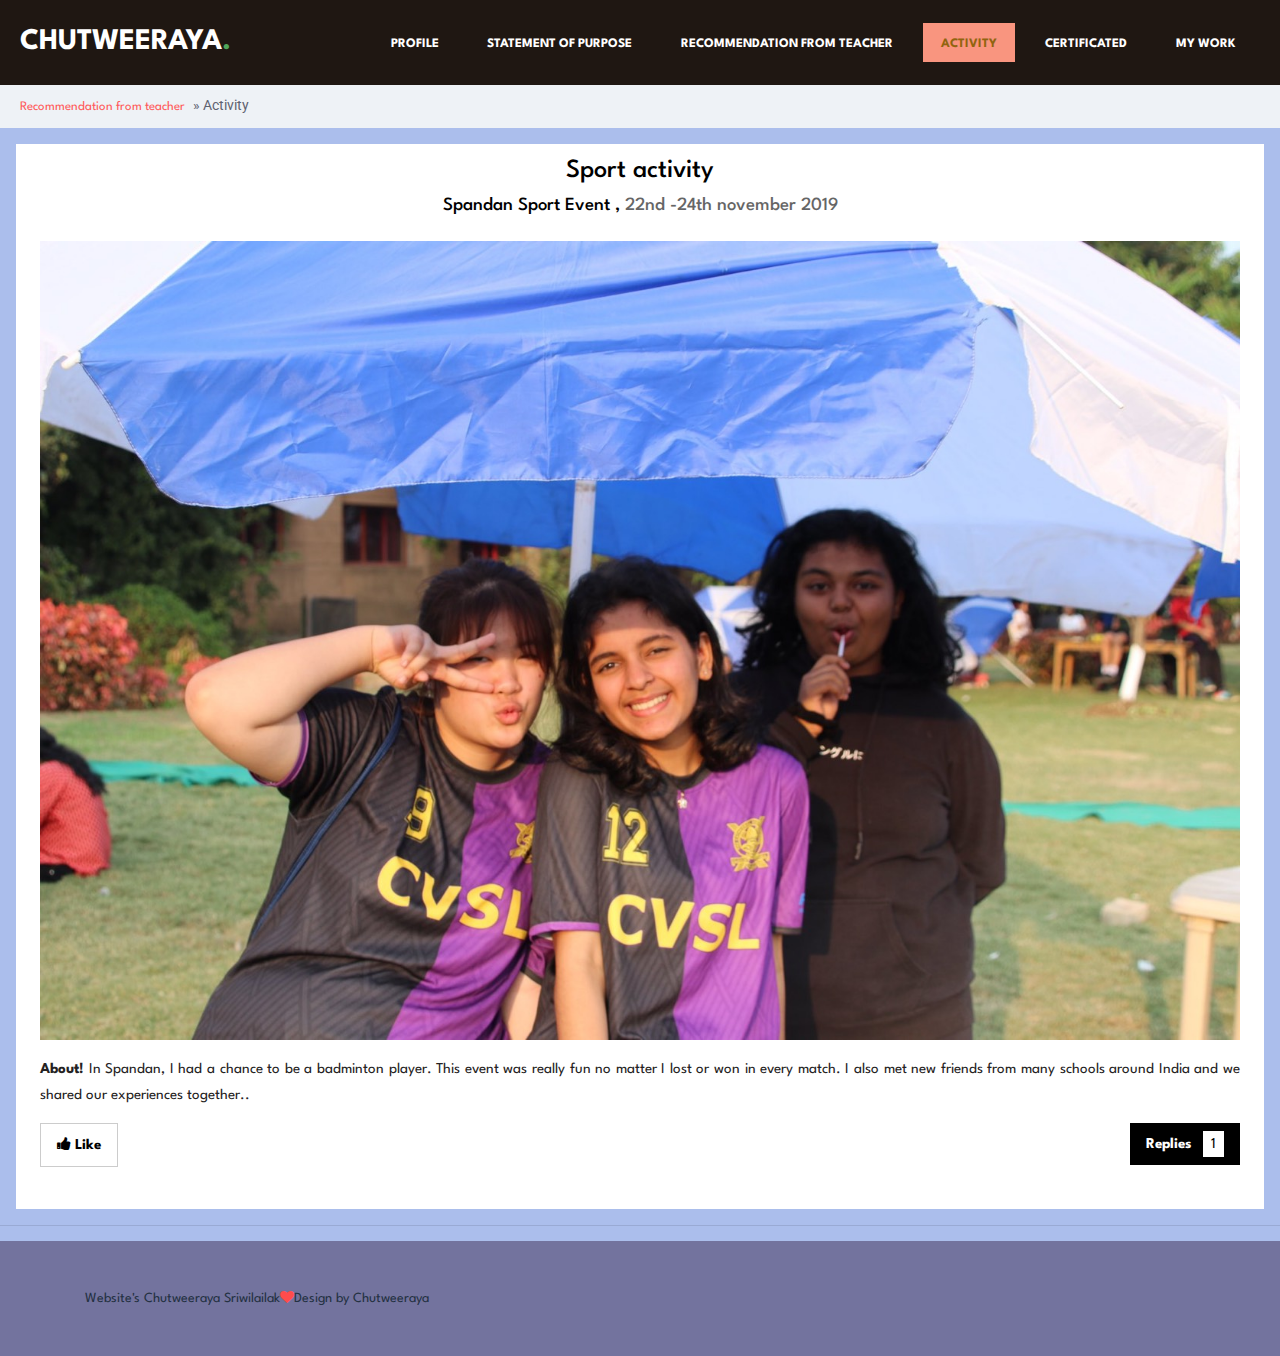
<file: ORGANPORTFOLIO/sport.html>
<!doctype html>
<html lang="zxx">

<head>
  <!-- Required meta tags -->
  <meta charset="utf-8">
  <meta name="viewport" content="width=device-width, initial-scale=1, shrink-to-fit=no">
  <link rel="stylesheet" href="https://www.w3schools.com/w3css/4/w3.css">
  <link rel='stylesheet' href='https://fonts.googleapis.com/css?family=Roboto'>
  <link rel="stylesheet" href="https://cdnjs.cloudflare.com/ajax/libs/font-awesome/4.7.0/css/font-awesome.min.css">
  <title>Website's Chutweeraya Sriwilailak</title>
  <!-- Template CSS -->
  <link rel="stylesheet" href="assets/css/style-starter.css">
  <!-- Template CSS -->
  <link href="//fonts.googleapis.com/css?family=Spartan:400,500,600,700,900&display=swap" rel="stylesheet">
  <!-- Template CSS -->

</head>
<body>
<section class="w3l-banner-main w3l-inner-page-main">
  <div class="breadcrumb-infhny">
    <header id="site-header" class="header-top">
      <nav class="navbar navbar-expand-lg shift " id="header">
        <a class="navbar-brand" href="index.html">
           CHUTWEERAYA<span class="dot-1">.</span>
        </a>
        <button class="navbar-toggler bg-gradient" type="button" data-toggle="collapse"
          data-target="#navbarTogglerDemo02" aria-controls="navbarTogglerDemo02" aria-expanded="false"
          aria-label="Toggle navigation"><span class="navbar-toggler-icon fa fa-bars"> </span>
        </button>

         <div class="collapse navbar-collapse" id="navbarTogglerDemo02">
            <ul class="navbar-nav ml-auto">
              <li class="nav-item ">
                <a class="nav-link" href="index.html">Profile</a>
              </li>
              <li class="nav-item ">
                <a class="nav-link effect-3" href="about.html">Statement of Purpose<span class="sr-only">(current)</span></a>
              </li>
              <li class="nav-item">
                <a class="nav-link effect-3" href="recommendation.html">Recommendation from teacher</a>
              </li>
             
			<div class="w3-dropdown-hover w3-hide-small">
				 <li class="nav-item active"> 
				 <a class="nav-link effect-3" href="activity.html"> Activity</a> 
				</li>
					<div class="w3-dropdown-content w3-card-4 w3-bar-block">
							<a href="activity.html" class="w3-bar-item w3-button">ICT</a>
							<a href="education.html" class="w3-bar-item w3-button">Education</a>
							<a href="sport.html" class="w3-bar-item w3-button">Sport</a>
							<a href="recreational.html" class="w3-bar-item w3-button">Recreational</a>
							<a href="volunteer.html" class="w3-bar-item w3-button">Volunteer</a>
					</div>
			</div>
            
			  <li class="nav-item">
                <a class="nav-link effect-3" href="certificated.html">Certificated</a>
              </li>
			  
			  <li class="nav-item">
                <a class="nav-link effect-3" href="work.html">My work</a>
              </li>
            </ul>

        </div>
      </nav>
    </header>

  </div>
  <nav id="breadcrumbs" class="breadcrumbs">
    <div class="page-wrapper">
      <a href="#">Recommendation from teacher</a> » <span class="breadcrumb_last" aria-current="page">Activity</span></div>
  </nav>
</section>
<section class="w3l-about-info-6">

	<!-- Blog entry -->
      <div class="w3-container w3-white w3-margin w3-padding-large">
        <div class="w3-center">
          <h3>Sport activity</h3>
          <h5>Spandan Sport Event , <span class="w3-opacity">22nd -24th  november 2019</span></h5>
        </div>

        <div class="w3-justify">
          <img src="assets/images/17.jpg" alt="Girl Hat" style="width:100%" class="w3-padding-16">
          <p><strong>About!</strong> In Spandan, I had a chance to be a badminton player. This event was really fun no matter I lost or won in every match. 
		  I also met new friends from many schools around India and we shared our experiences together..</p>
          <p class="w3-left"><button class="w3-button w3-white w3-border" onclick="likeFunction(this)"><b><i class="fa fa-thumbs-up"></i> Like</b></button></p>
          <p class="w3-right"><button class="w3-button w3-black" onclick="myFunction('demo1')" id="myBtn"><b>Replies  </b> <span class="w3-tag w3-white">1</span></button></p>
          <p class="w3-clear"></p>
        </div>
      </div>
      <hr>
	  
	 
	  
<!-- footer -->
<footer class="w3l-footer-16">
    <div class="footer-content py-lg-5 py-4 text-center">
        <div class="container">
          
                 <div class="row copy-right">
                <div class="col-lg-6 footer-left text-lg-left text-center">
                    <h6>Website's Chutweeraya Sriwilailak<span class="fa fa-heart" aria-hidden="true"></span>Design by Chutweeraya </h6>
                </div>
                
            </div>
                
           </div>
            <button onclick="topFunction()" id="movetop" title="Go to top">
                <span class="fa fa-angle-up"></span>
            </button>
        </div>
    </div>

    <!-- move top -->
    <script>
        // When the user scrolls down 20px from the top of the document, show the button
        window.onscroll = function () {
            scrollFunction()
        };

        function scrollFunction() {
            if (document.body.scrollTop > 20 || document.documentElement.scrollTop > 20) {
                document.getElementById("movetop").style.display = "block";
            } else {
                document.getElementById("movetop").style.display = "none";
            }
        }

        // When the user clicks on the button, scroll to the top of the document
        function topFunction() {
            document.body.scrollTop = 0;
            document.documentElement.scrollTop = 0;
        }
    </script>
    <!-- //move top -->
    <script>
        $(function () {
            $('.navbar-toggler').click(function () {
                $('body').toggleClass('noscroll');
            })
        });
    </script>
</footer>
<!-- //footer -->
</body>

</html>

<script src="assets/js/jquery-3.3.1.min.js"></script>
<!-- disable body scroll which navbar is in active -->
<script>
  $(function () {
    $('.navbar-toggler').click(function () {
      $('body').toggleClass('noscroll');
    })
  });
</script>
<!--/MENU-JS-->
<script>

  $(window).on("scroll", function() {
    var scroll = $(window).scrollTop();

    if (scroll >= 80) {
      $("#site-header").addClass("nav-fixed");
    } else {
      $("#site-header").removeClass("nav-fixed");
    }
  });

  //Main navigation Active Class Add Remove
  $(".navbar-toggler").on("click", function() {
    $("header").toggleClass("active");
  });
  $(document).on("ready", function() {
    if ($(window).width() > 991) {
      $("header").removeClass("active");
    }
    $(window).on("resize", function() {
      if ($(window).width() > 991) {
        $("header").removeClass("active");
      }
    });
  });
</script>
<!--//MENU-JS-->

<!-- disable body scroll which navbar is in active -->
<!-- //jQuery-Photo-filter-lightbox-portfolio-plugin -->
<script src="assets/js/bootstrap.min.js"></script>
</file>
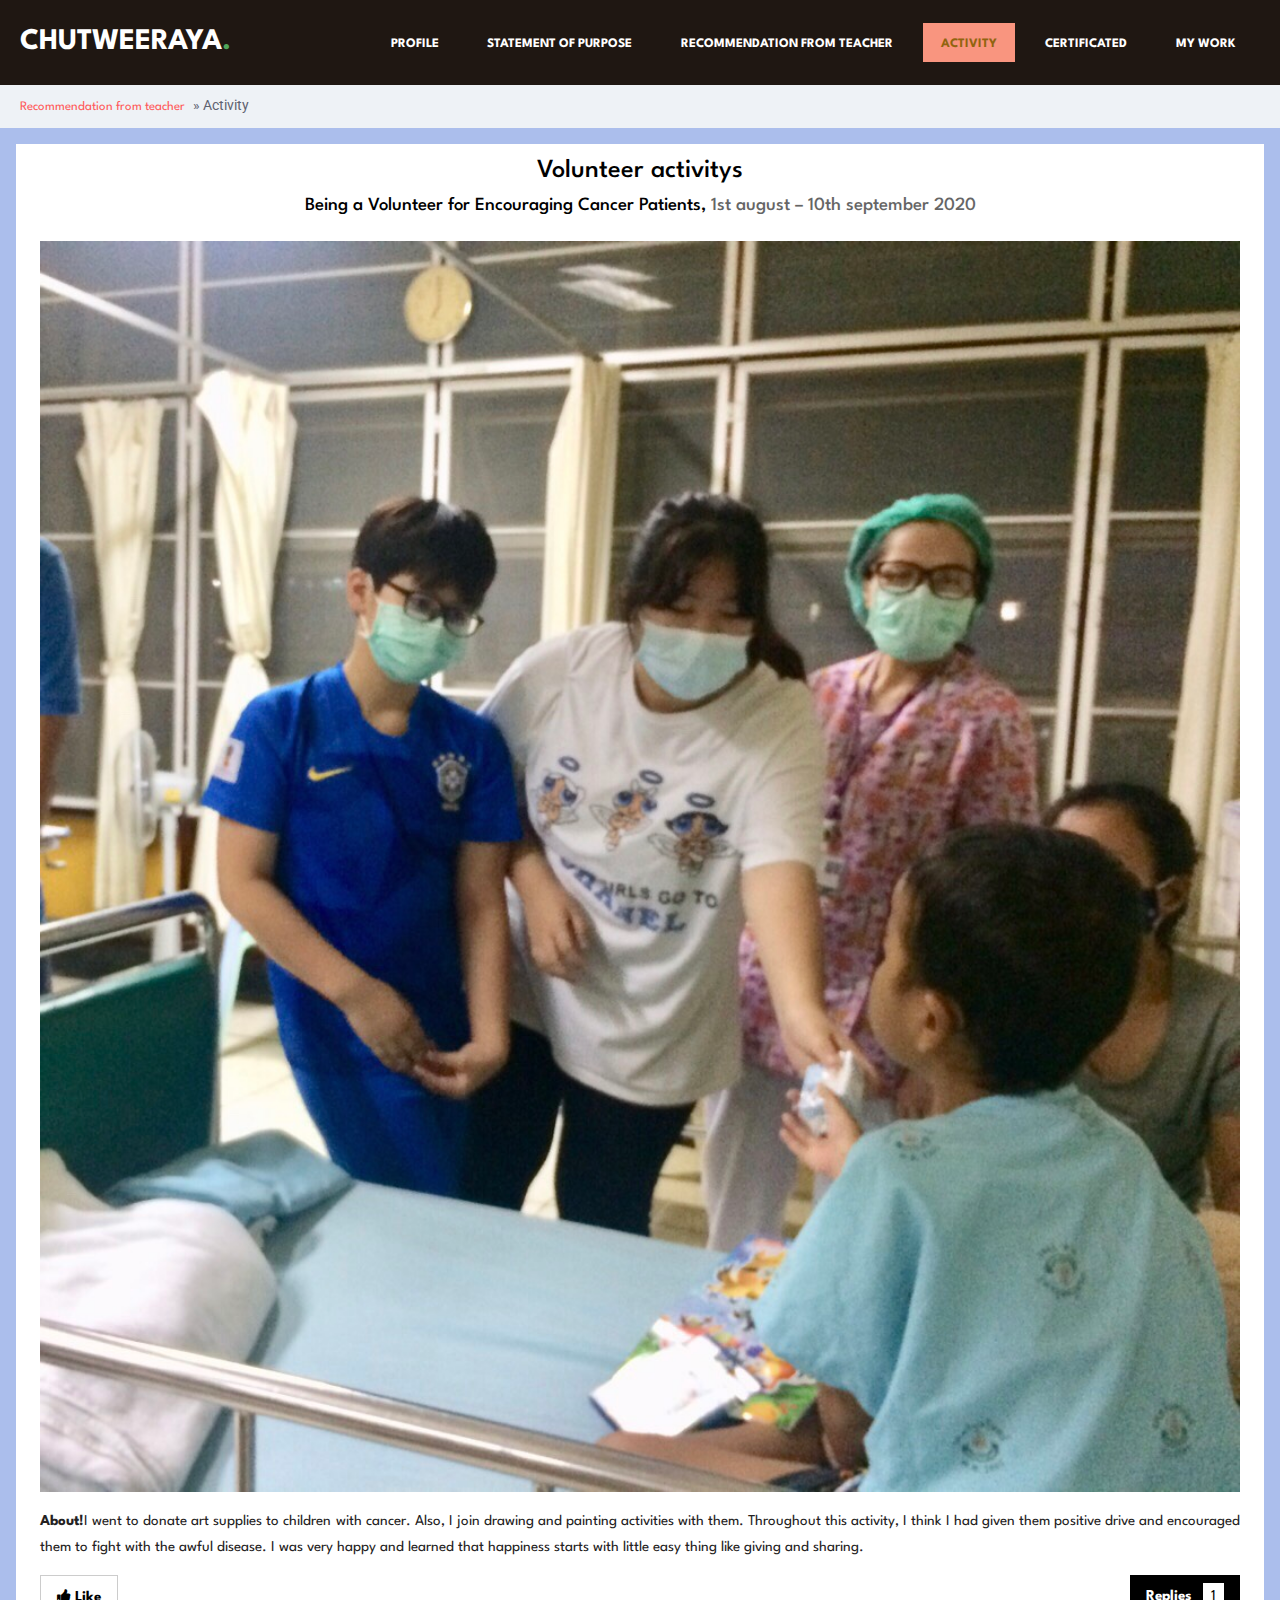
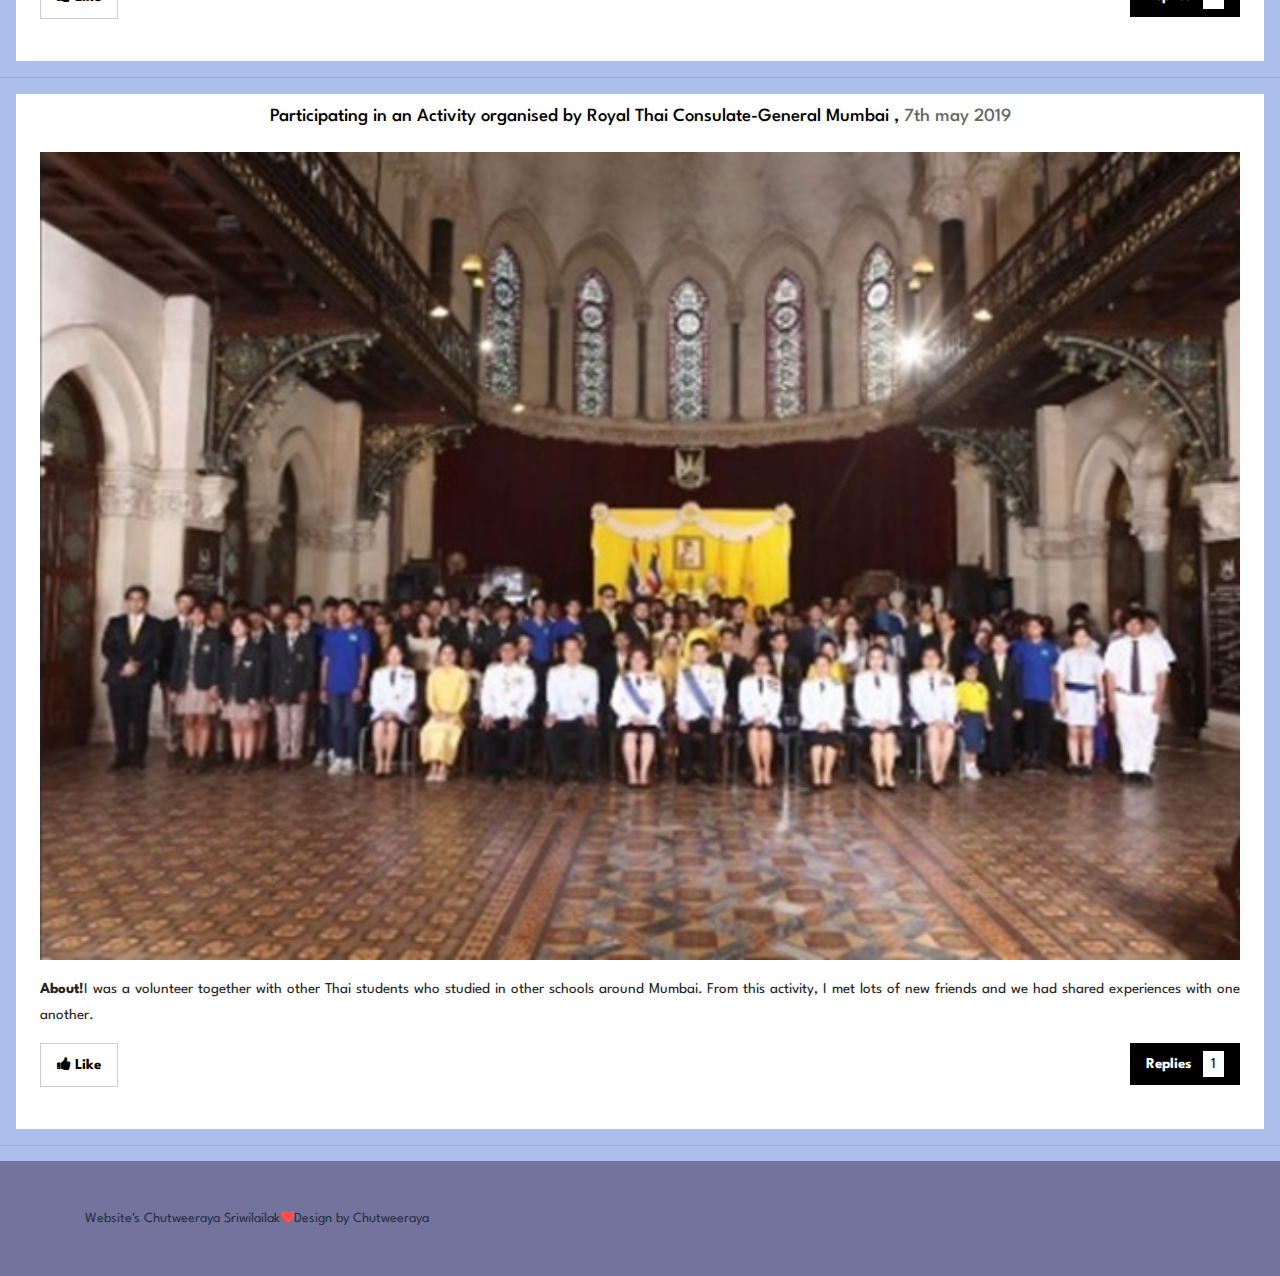
<file: ORGANPORTFOLIO/volunteer.html>
<!doctype html>
<html lang="zxx">

<head>
  <!-- Required meta tags -->
  <meta charset="utf-8">
  <meta name="viewport" content="width=device-width, initial-scale=1, shrink-to-fit=no">
  <link rel="stylesheet" href="https://www.w3schools.com/w3css/4/w3.css">
  <link rel='stylesheet' href='https://fonts.googleapis.com/css?family=Roboto'>
  <link rel="stylesheet" href="https://cdnjs.cloudflare.com/ajax/libs/font-awesome/4.7.0/css/font-awesome.min.css">
  <title>Website's Chutweeraya Sriwilailak</title>
  <!-- Template CSS -->
  <link rel="stylesheet" href="assets/css/style-starter.css">
  <!-- Template CSS -->
  <link href="//fonts.googleapis.com/css?family=Spartan:400,500,600,700,900&display=swap" rel="stylesheet">
  <!-- Template CSS -->

</head>
<body>
<section class="w3l-banner-main w3l-inner-page-main">
  <div class="breadcrumb-infhny">
    <header id="site-header" class="header-top">
      <nav class="navbar navbar-expand-lg shift " id="header">
        <a class="navbar-brand" href="index.html">
           CHUTWEERAYA<span class="dot-1">.</span>
        </a>
        <button class="navbar-toggler bg-gradient" type="button" data-toggle="collapse"
          data-target="#navbarTogglerDemo02" aria-controls="navbarTogglerDemo02" aria-expanded="false"
          aria-label="Toggle navigation"><span class="navbar-toggler-icon fa fa-bars"> </span>
        </button>

         <div class="collapse navbar-collapse" id="navbarTogglerDemo02">
            <ul class="navbar-nav ml-auto">
              <li class="nav-item ">
                <a class="nav-link" href="index.html">Profile</a>
              </li>
              <li class="nav-item ">
                <a class="nav-link effect-3" href="about.html">Statement of Purpose<span class="sr-only">(current)</span></a>
              </li>
              <li class="nav-item">
                <a class="nav-link effect-3" href="recommendation.html">Recommendation from teacher</a>
              </li>
             
			<div class="w3-dropdown-hover w3-hide-small">
				 <li class="nav-item active"> 
				 <a class="nav-link effect-3" href="activity.html"> Activity</a> 
				</li>
					<div class="w3-dropdown-content w3-card-4 w3-bar-block">
							<a href="activity.html" class="w3-bar-item w3-button">ICT</a>
							<a href="education.html" class="w3-bar-item w3-button">Education</a>
							<a href="sport.html" class="w3-bar-item w3-button">Sport</a>
							<a href="recreational.html" class="w3-bar-item w3-button">Recreational</a>
							<a href="volunteer.html" class="w3-bar-item w3-button">Volunteer</a>
					</div>
			</div>
            
			  <li class="nav-item">
                <a class="nav-link effect-3" href="certificated.html">Certificated</a>
              </li>
			  
			  <li class="nav-item">
                <a class="nav-link effect-3" href="work.html">My work</a>
              </li>
            </ul>

        </div>
      </nav>
    </header>

  </div>
  <nav id="breadcrumbs" class="breadcrumbs">
    <div class="page-wrapper">
      <a href="#">Recommendation from teacher</a> » <span class="breadcrumb_last" aria-current="page">Activity</span></div>
  </nav>
</section>
<section class="w3l-about-info-6">

	<!-- Blog entry -->
      <div class="w3-container w3-white w3-margin w3-padding-large">
        <div class="w3-center">
          <h3>Volunteer activitys</h3>
          <h5>Being a Volunteer for Encouraging Cancer Patients, <span class="w3-opacity">1st august – 10th september 2020</span></h5>
        </div>

        <div class="w3-justify">
          <img src="assets/images/20.jpg" alt="Girl Hat" style="width:100%" class="w3-padding-16">
          <p><strong>About!</strong>I went to donate art supplies to children with cancer. Also, I join drawing and painting activities with them. Throughout this activity, I think I had given them positive drive and encouraged them to
 fight with the awful disease. I was very happy and learned that happiness starts with little easy thing like giving and sharing.</p>
          <p class="w3-left"><button class="w3-button w3-white w3-border" onclick="likeFunction(this)"><b><i class="fa fa-thumbs-up"></i> Like</b></button></p>
          <p class="w3-right"><button class="w3-button w3-black" onclick="myFunction('demo1')" id="myBtn"><b>Replies  </b> <span class="w3-tag w3-white">1</span></button></p>
          <p class="w3-clear"></p>
        </div>
      </div>
      <hr>
	  
	  <!-- Blog entry -->
      <div class="w3-container w3-white w3-margin w3-padding-large">
        <div class="w3-center">
              <h5>Participating in an Activity organised by Royal Thai Consulate-General Mumbai , <span class="w3-opacity">7th may 2019</span></h5>
        </div>

        <div class="w3-justify">
          <img src="assets/images/21.jpg" alt="Girl Hat" style="width:100%" class="w3-padding-16">
          <p><strong>About!</strong>I was a volunteer together with other Thai students who studied in other schools around Mumbai. From this activity, I met lots of new friends and we had shared experiences with one another.</p>
          <p class="w3-left"><button class="w3-button w3-white w3-border" onclick="likeFunction(this)"><b><i class="fa fa-thumbs-up"></i> Like</b></button></p>
          <p class="w3-right"><button class="w3-button w3-black" onclick="myFunction('demo1')" id="myBtn"><b>Replies  </b> <span class="w3-tag w3-white">1</span></button></p>
          <p class="w3-clear"></p>
        </div>
      </div>
      <hr>
	  
	  
	 
	  
<!-- footer -->
<footer class="w3l-footer-16">
    <div class="footer-content py-lg-5 py-4 text-center">
        <div class="container">
          
                 <div class="row copy-right">
                <div class="col-lg-6 footer-left text-lg-left text-center">
                    <h6>Website's Chutweeraya Sriwilailak<span class="fa fa-heart" aria-hidden="true"></span>Design by Chutweeraya </h6>
                </div>
                
            </div>
                
           </div>
            <button onclick="topFunction()" id="movetop" title="Go to top">
                <span class="fa fa-angle-up"></span>
            </button>
        </div>
    </div>
    <!-- move top -->
    <script>
        // When the user scrolls down 20px from the top of the document, show the button
        window.onscroll = function () {
            scrollFunction()
        };

        function scrollFunction() {
            if (document.body.scrollTop > 20 || document.documentElement.scrollTop > 20) {
                document.getElementById("movetop").style.display = "block";
            } else {
                document.getElementById("movetop").style.display = "none";
            }
        }

        // When the user clicks on the button, scroll to the top of the document
        function topFunction() {
            document.body.scrollTop = 0;
            document.documentElement.scrollTop = 0;
        }
    </script>
    <!-- //move top -->
    <script>
        $(function () {
            $('.navbar-toggler').click(function () {
                $('body').toggleClass('noscroll');
            })
        });
    </script>
</footer>
<!-- //footer -->
</body>

</html>

<script src="assets/js/jquery-3.3.1.min.js"></script>
<!-- disable body scroll which navbar is in active -->
<script>
  $(function () {
    $('.navbar-toggler').click(function () {
      $('body').toggleClass('noscroll');
    })
  });
</script>
<!--/MENU-JS-->
<script>

  $(window).on("scroll", function() {
    var scroll = $(window).scrollTop();

    if (scroll >= 80) {
      $("#site-header").addClass("nav-fixed");
    } else {
      $("#site-header").removeClass("nav-fixed");
    }
  });

  //Main navigation Active Class Add Remove
  $(".navbar-toggler").on("click", function() {
    $("header").toggleClass("active");
  });
  $(document).on("ready", function() {
    if ($(window).width() > 991) {
      $("header").removeClass("active");
    }
    $(window).on("resize", function() {
      if ($(window).width() > 991) {
        $("header").removeClass("active");
      }
    });
  });
</script>
<!--//MENU-JS-->

<!-- disable body scroll which navbar is in active -->
<!-- //jQuery-Photo-filter-lightbox-portfolio-plugin -->
<script src="assets/js/bootstrap.min.js"></script>
</file>
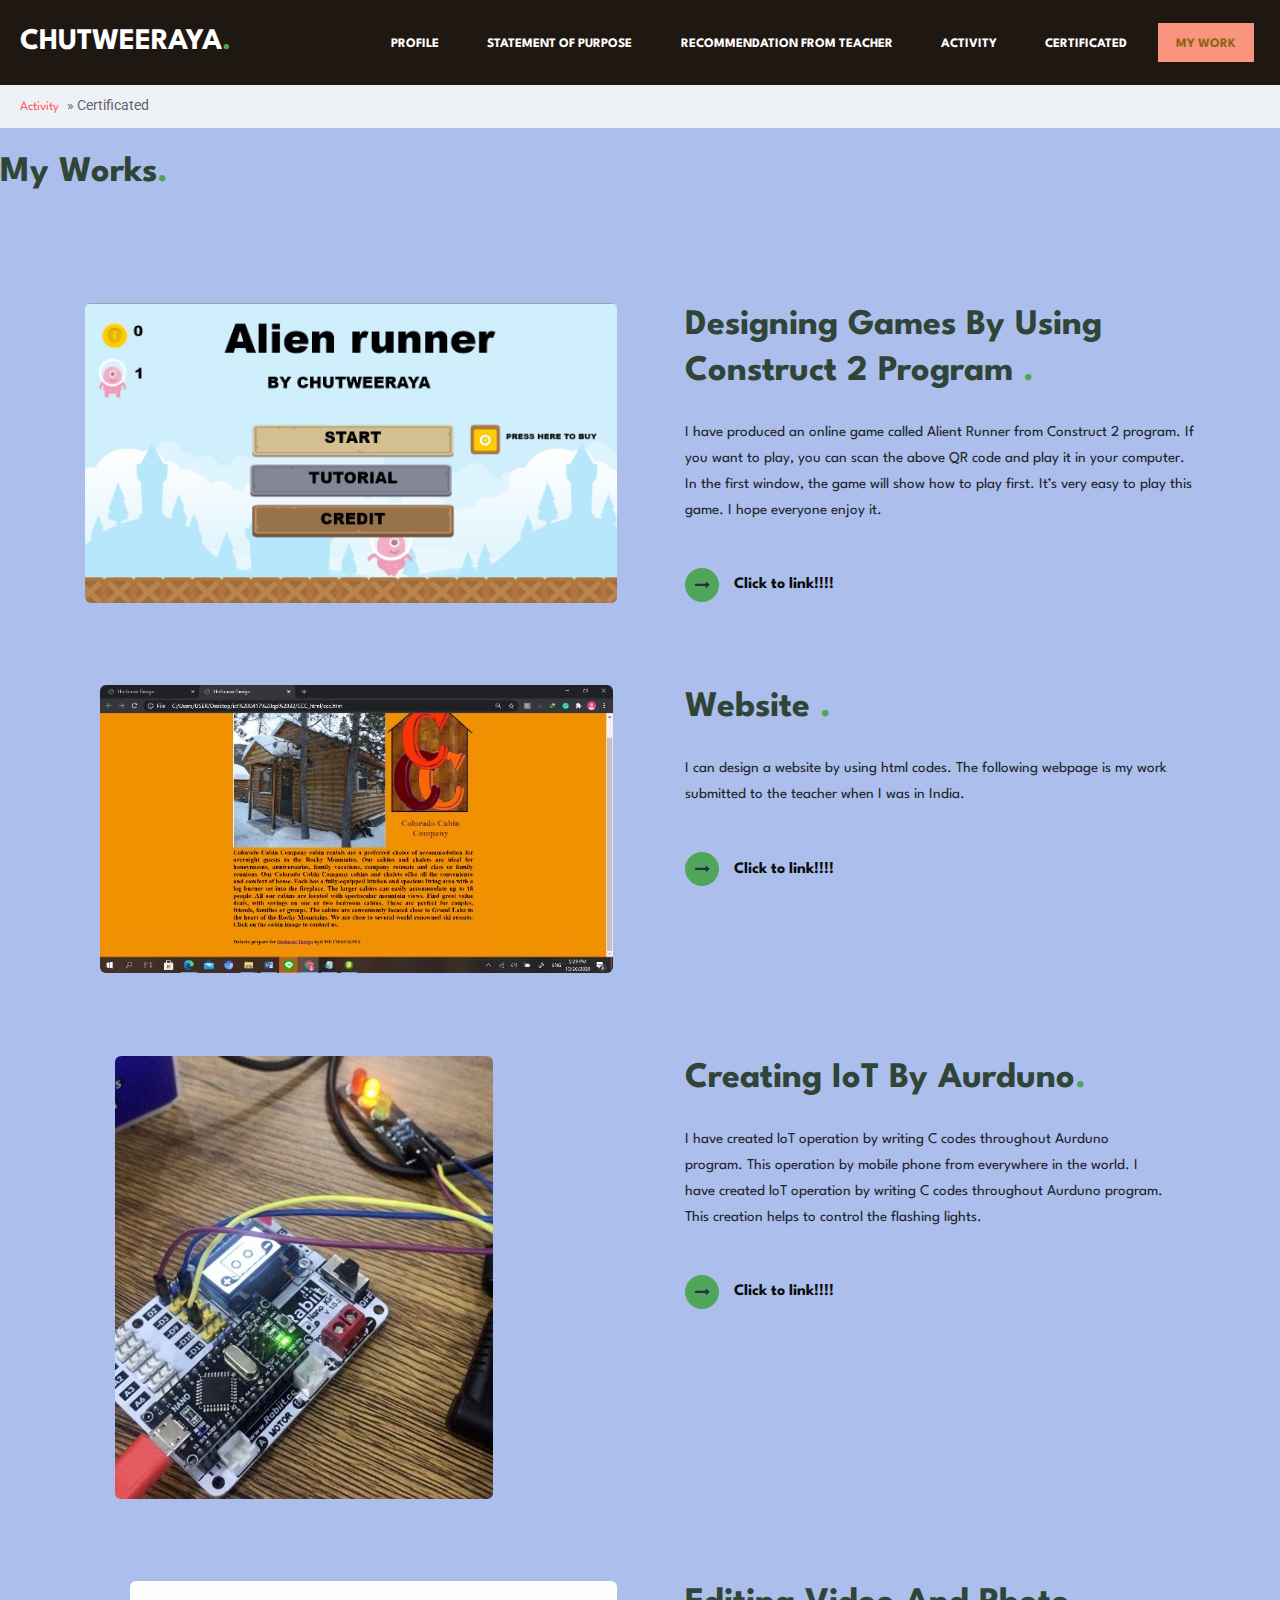
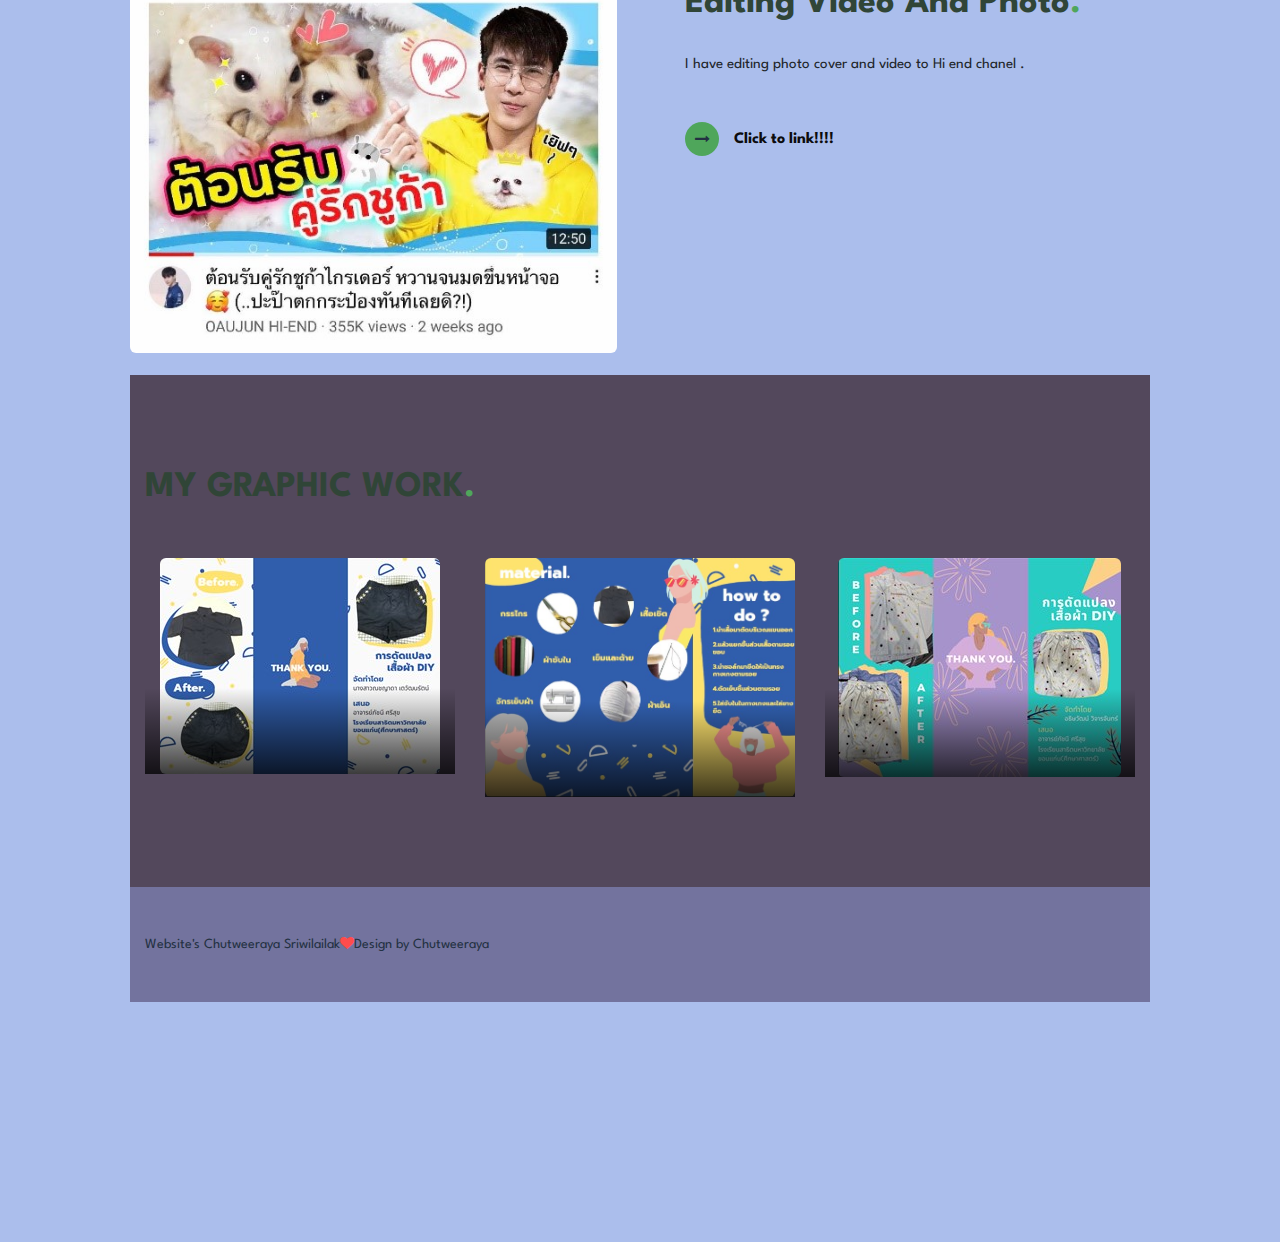
<file: ORGANPORTFOLIO/work.html>
<!doctype html>
<html lang="zxx">

<head>
  <!-- Required meta tags -->
  <meta charset="utf-8">
  <meta name="viewport" content="width=device-width, initial-scale=1, shrink-to-fit=no">
  <link rel="stylesheet" href="https://www.w3schools.com/w3css/4/w3.css">
  <link rel='stylesheet' href='https://fonts.googleapis.com/css?family=Roboto'>
  <link rel="stylesheet" href="https://cdnjs.cloudflare.com/ajax/libs/font-awesome/4.7.0/css/font-awesome.min.css">
  <title>Website's Chutweeraya Sriwilailak</title>
  <!-- Template CSS -->
  <link rel="stylesheet" href="assets/css/style-starter.css">
  <!-- Template CSS -->
  <link href="//fonts.googleapis.com/css?family=Spartan:400,500,600,700,900&display=swap" rel="stylesheet">
  <!-- Template CSS -->

</head>
<body>
<section class="w3l-banner-main w3l-inner-page-main">
  <div class="breadcrumb-infhny">
    <header id="site-header" class="header-top">
      <nav class="navbar navbar-expand-lg shift " id="header">
        <a class="navbar-brand" href="index.html">
           CHUTWEERAYA<span class="dot-1">.</span>
        </a>
        <button class="navbar-toggler bg-gradient" type="button" data-toggle="collapse"
          data-target="#navbarTogglerDemo02" aria-controls="navbarTogglerDemo02" aria-expanded="false"
          aria-label="Toggle navigation"><span class="navbar-toggler-icon fa fa-bars"> </span>
        </button>

         <div class="collapse navbar-collapse" id="navbarTogglerDemo02">
            <ul class="navbar-nav ml-auto">
              <li class="nav-item ">
                <a class="nav-link" href="index.html">Profile</a>
              </li>
              <li class="nav-item ">
                <a class="nav-link effect-3" href="about.html">Statement of Purpose<span class="sr-only">(current)</span></a>
              </li>
              <li class="nav-item">
                <a class="nav-link effect-3" href="recommendation.html">Recommendation from teacher</a>
              </li>
             
			<div class="w3-dropdown-hover w3-hide-small">
				 <li class="nav-item "> 
				 <a class="nav-link effect-3" href="activity.html"> Activity</a> 
				</li>
					<div class="w3-dropdown-content w3-card-4 w3-bar-block">
							<a href="activity.html" class="w3-bar-item w3-button">ICT</a>
							<a href="education.html" class="w3-bar-item w3-button">Education</a>
							<a href="sport.html" class="w3-bar-item w3-button">Sport</a>
							<a href="recreational.html" class="w3-bar-item w3-button">Recreational</a>
							<a href="volunteer.html" class="w3-bar-item w3-button">Volunteer</a>
					</div>
			</div>
            
			  <li class="nav-item ">
                <a class="nav-link effect-3" href="certificated.html">Certificated</a>
              </li>
			  
			  <li class="nav-item  active">
                <a class="nav-link effect-3" href="work.html">My work</a>
              </li>
            </ul>

        </div>
      </nav>
    </header>

  </div>
  <nav id="breadcrumbs" class="breadcrumbs">
    <div class="page-wrapper">
      <a href="#"> Activity</a> » <span class="breadcrumb_last" aria-current="page">Certificated</span></div>
  </nav>
</section>
<br>
<h3 class="hny-title">My Works<span class="dot-1">.</span></h3>

  <!-- /content-grids-->
	<div class="content-photo-info py-5">
		<div class="container py-lg-3">
			<!-- /row-->
			<div class="content-photo-grids row mt-lg-6 mt-4">
				<div class="photo-6-inf-left col-lg-6 pr-lg-4">
					<img src="assets/images/s1.jpg" class="img-fluid" alt="">
				</div>
				<div class="photo-6-inf-right col-lg-6 text-left pl-lg-5">

					<h3 class="hny-title">
						Designing Games by using Construct 2  Program <span class="dot-1">.</span></h3>
					<p>I have produced an online game called Alient Runner from Construct 2 program. If you want to play, you can scan the above QR code and play it in your computer. 
					In the first window, the game will show how to play first. It’s very easy to play this game. I hope everyone enjoy it.</p>
					<div class="read-more mt-lg-5 mt-4">
						
							<span class="more_icon fa fa-long-arrow-right"></span>
							<a href="https://chutweraya.github.io/work/Aliensrunner//?fbclid=IwAR3eqAnUQeMinD-TOh8ZJ4Pmp8UVAfiX10beRrvbbQVBIYMQ_NbUAckS2rc"><span class="more_text">Click to link!!!!</span></a>
						
					</div>
				</div>
			</div>
			<!-- //row-->
			
			  <!-- /content-grids-->
	<div class="content-photo-info py-5">
		<div class="container py-lg-3">
			<!-- /row-->
			<div class="content-photo-grids row mt-lg-6 mt-4">
				<div class="photo-6-inf-left col-lg-6 pr-lg-4">
					<img src="assets/images/s5.jpg" class="img-fluid" alt="">
				</div>
				<div class="photo-6-inf-right col-lg-6 text-left pl-lg-5">

					<h3 class="hny-title">
						Website <span class="dot-1">.</span></h3>
					<p>I can design a website by using html codes. The following webpage is my work submitted to the teacher when I was in India. </p>
					<div class="read-more mt-lg-5 mt-4">
						
							<span class="more_icon fa fa-long-arrow-right"></span>
							<a href="https://chutweraya.github.io/work/work1//?fbclid=IwAR11qZTp4j8xrdpPxvtZ-2it_7HJbLtgY_wcpfVmF_CAxKpkUg6qmwRPj9Y"><span class="more_text">Click to link!!!!</span></a>
						
					</div>
				</div>
			</div>
			<!-- //row-->
			
						  <!-- /content-grids-->
	<div class="content-photo-info py-5">
		<div class="container py-lg-3">
			<!-- /row-->
			<div class="content-photo-grids row mt-lg-6 mt-4">
				<div class="photo-6-inf-left col-lg-6 pr-lg-4">
					<img src="assets/images/s6.jpg" class="img-fluid" alt="">
				</div>
				<div class="photo-6-inf-right col-lg-6 text-left pl-lg-5">

					<h3 class="hny-title">
						Creating IoT by Aurduno<span class="dot-1">.</span></h3>
					<p>I have created loT operation by writing C codes throughout Aurduno program. This operation by mobile phone from everywhere in the world.
I have created loT operation by writing C codes throughout Aurduno program. This creation helps to control the flashing lights.		</p>
					<div class="read-more mt-lg-5 mt-4">
						
							<span class="more_icon fa fa-long-arrow-right"></span>
							<a href="https://www.youtube.com/watch?v=XdJhUy4igto&feature=share&fbclid=IwAR2l553jqwYKSefQ140qiLLyYOuRTW3x5Y3-iPMFzJNLazklMnyGb-LMkhs"><span class="more_text">Click to link!!!!</span></a>
						
					</div>
				</div>
			</div>
			<!-- //row-->
			
			<!-- /content-grids-->
	<div class="content-photo-info py-5">
		<div class="container py-lg-3">
			<!-- /row-->
			<div class="content-photo-grids row mt-lg-6 mt-4">
				<div class="photo-6-inf-left col-lg-6 pr-lg-4">
					<img src="assets/images/s8.jpg" class="img-fluid" alt="">
				</div>
				<div class="photo-6-inf-right col-lg-6 text-left pl-lg-5">

					<h3 class="hny-title">
						Editing video and photo<span class="dot-1">.</span></h3>
					<p>I have editing  photo cover and video to Hi end chanel .</p>
					<div class="read-more mt-lg-5 mt-4">
						
							<span class="more_icon fa fa-long-arrow-right"></span>
							<a href="https://www.youtube.com/watch?v=8Benz6PuCsk&feature=share&fbclid=IwAR3eqAnUQeMinD-TOh8ZJ4Pmp8UVAfiX10beRrvbbQVBIYMQ_NbUAckS2rc"><span class="more_text">Click to link!!!!</span></a>
						
					</div>
				</div>
			</div>
			<!-- //row-->
			<br>
	<!-- blog with slider -->
<section class="blog-slider">
    <div class="blog-slider-inner py-5">
        <div class="container py-lg-5">
            <h3 class="hny-title two">
                MY GRAPHIC WORK<span class="dot-1">.</span></h3>
            <div class="row inner-sec-w3layouts mt-4">
                <div class="col-lg-4 col-md-6 content-left-sec blog-slide-grid mt-4">
                    <div class="blog-slide-img">
                        <a href="#"><img src="assets/images/g1.jpg" class="img img-fluid" alt=""></a>
                    </div>
                   
                </div>
                <div class="col-lg-4 col-md-6 content-left-sec blog-slide-grid mt-4">
                    <div class="blog-slide-img">
                        <a href="#"><img src="assets/images/g2.jpg" class="img img-fluid" alt=""></a>
                    </div>
                    
                </div>

                <div class="col-lg-4 col-md-6 content-left-sec blog-slide-grid mt-4">
                    <div class="blog-slide-img">
                        <a href="#"><img src="assets/images/g3.jpg" class="img img-fluid" alt=""></a>
                    </div>
                   
                </div>

            </div>
        </div>
    </div>
</section>

<!-- //blog with slider -->
<!-- footer -->
<footer class="w3l-footer-16">
    <div class="footer-content py-lg-5 py-4 text-center">
        <div class="container">
          
                 <div class="row copy-right">
                <div class="col-lg-6 footer-left text-lg-left text-center">
                    <h6>Website's Chutweeraya Sriwilailak<span class="fa fa-heart" aria-hidden="true"></span>Design by Chutweeraya </h6>
                </div>
                
            </div>
                
           </div>
            <button onclick="topFunction()" id="movetop" title="Go to top">
                <span class="fa fa-angle-up"></span>
            </button>
        </div>
    </div>

    <!-- move top -->
    <script>
        // When the user scrolls down 20px from the top of the document, show the button
        window.onscroll = function () {
            scrollFunction()
        };

        function scrollFunction() {
            if (document.body.scrollTop > 20 || document.documentElement.scrollTop > 20) {
                document.getElementById("movetop").style.display = "block";
            } else {
                document.getElementById("movetop").style.display = "none";
            }
        }

        // When the user clicks on the button, scroll to the top of the document
        function topFunction() {
            document.body.scrollTop = 0;
            document.documentElement.scrollTop = 0;
        }
    </script>
    <!-- //move top -->
    <script>
        $(function () {
            $('.navbar-toggler').click(function () {
                $('body').toggleClass('noscroll');
            })
        });
    </script>
</footer>
<!-- //footer -->
</body>

</html>

<script src="assets/js/jquery-3.3.1.min.js"></script>
<!-- disable body scroll which navbar is in active -->
<script>
  $(function () {
    $('.navbar-toggler').click(function () {
      $('body').toggleClass('noscroll');
    })
  });
</script>
<!--/MENU-JS-->
<script>

  $(window).on("scroll", function() {
    var scroll = $(window).scrollTop();

    if (scroll >= 80) {
      $("#site-header").addClass("nav-fixed");
    } else {
      $("#site-header").removeClass("nav-fixed");
    }
  });

  //Main navigation Active Class Add Remove
  $(".navbar-toggler").on("click", function() {
    $("header").toggleClass("active");
  });
  $(document).on("ready", function() {
    if ($(window).width() > 991) {
      $("header").removeClass("active");
    }
    $(window).on("resize", function() {
      if ($(window).width() > 991) {
        $("header").removeClass("active");
      }
    });
  });
</script>
<!--//MENU-JS-->

<!-- disable body scroll which navbar is in active -->
<!-- //jQuery-Photo-filter-lightbox-portfolio-plugin -->
<script src="assets/js/bootstrap.min.js"></script>
</file>
<file: ORGANPORTFOLIO/assets/css/style-starter.css>
/*
Author: W3layouts
Author URL: http://w3layouts.com
 */
@charset "UTF-8";

html {
  scroll-behavior: smooth;
}

h1,
h2,
h3,
h4,
h5,
h6 {
  font-family: 'Spartan', sans-serif;
  font-weight: 700;
}

body,
body a,
body li,
body p,
.btn,
input {
  font-family: 'Spartan', sans-serif;
}

body p {
  line-height: 26px;
  font-weight: 400;
  font-size: 15px;
}

ol,
ul,
dl {
  margin-top: 0;
  margin-bottom: 0rem;
  padding: 0;
}

.form-control:focus {
  box-shadow: none !important;
}

body a:hover {
  color: #4fa65b;
  transition: 0.3s ease;
}

body input,
button,
.btn,
textarea {
  border-radius: 6px;
  font-family: 'Spartan', sans-serif;
}

body img {
  border-radius: 6px;
}

.noscroll {
  overflow: hidden;
}

h3.hny-title,
h3.hny-title.two {
  font-size: 36px;
  line-height: 46px;
  color: #304537;
  margin-bottom: 24px;
  text-transform: capitalize;
  font-weight: 700;
}

h3.hny-title.two {
  color: #304537
 border: 1;
}

span.dot-1 {
  color: #4fa65b;

}

.read-more a {
  color: #0c0c0d;
  font-weight: 700;
  font-size: 16px;
}

.read-more a:hover {
  color: #0c0c0d;
}

.read-more .more_text {
  margin-left: 0.7em;
  display: inline-block;
  vertical-align: middle;
  transition: color 0.3s ease;
}

.read-more .more_icon {
  display: inline-block;
  vertical-align: middle;
  width: 34px;
  height: 34px;
  line-height: 34px;
  text-align: center;
  color: #233142;
  background-color: #4fa65b;
  transition: color 0.3s ease, background-color 0.3s ease, border-color 0.3s ease;
  border-radius: 50%;
}

span.red-color {
  color: #ff5959;
}

@media (max-width: 1280px) {

  h3.hny-title,
  h3.hny-title.two {
    font-size: 36px;
    line-height: 46px;
  }
}

@media (max-width: 991px) {

  h3.hny-title,
  h3.hny-title.two {
    font-size: 30px;
    line-height: 40px;
  }

  a.read-more-btn.btn {
    margin-top: 10px;
  }
}

@media (max-width: 480px) {

  h3.hny-title,
  h3.hny-title.two {
    font-size: 28px;
    line-height: 38px;
  }
}

@media (max-width: 440px) {

  h3.hny-title,
  h3.hny-title.two {
    font-size: 26px;
    line-height: 36px;
  }
}

/*!
 *  Font Awesome 4.7.0 by @davegandy - http://fontawesome.io - @fontawesome
 *  License - http://fontawesome.io/license (Font: SIL OFL 1.1, CSS: MIT License)
 */
/* FONT PATH
 * -------------------------- */
@font-face {
  font-family: 'FontAwesome';
  src: url("../fonts/fontawesome-webfont.eot?v=4.7.0");
  src: url("../fonts/fontawesome-webfont.eot?#iefix&v=4.7.0") format("embedded-opentype"), url("../fonts/fontawesome-webfont.woff2?v=4.7.0") format("woff2"), url("../fonts/fontawesome-webfont.woff?v=4.7.0") format("woff"), url("../fonts/fontawesome-webfont.ttf?v=4.7.0") format("truetype"), url("../fonts/fontawesome-webfont.svg?v=4.7.0#fontawesomeregular") format("svg");
  font-weight: normal;
  font-style: normal;
}

.fa {
  display: inline-block;
  font: normal normal normal 14px/1 FontAwesome;
  font-size: inherit;
  text-rendering: auto;
  -webkit-font-smoothing: antialiased;
  -moz-osx-font-smoothing: grayscale;
}

/* makes the font 33% larger relative to the icon container */
.fa-lg {
  font-size: 1.33333em;
  line-height: 0.75em;
  vertical-align: -15%;
}

.fa-2x {
  font-size: 2em;
}

.fa-3x {
  font-size: 3em;
}

.fa-4x {
  font-size: 4em;
}

.fa-5x {
  font-size: 5em;
}

.fa-fw {
  width: 1.28571em;
  text-align: center;
}

.fa-ul {
  padding-left: 0;
  margin-left: 2.14286em;
  list-style-type: none;
}

.fa-ul>li {
  position: relative;
}

.fa-li {
  position: absolute;
  left: -2.14286em;
  width: 2.14286em;
  top: 0.14286em;
  text-align: center;
}

.fa-li.fa-lg {
  left: -1.85714em;
}

.fa-border {
  padding: .2em .25em .15em;
  border: solid 0.08em #eee;
  border-radius: .1em;
}

.fa-pull-left {
  float: left;
}

.fa-pull-right {
  float: right;
}

.fa.fa-pull-left {
  margin-right: .3em;
}

.fa.fa-pull-right {
  margin-left: .3em;
}

/* Deprecated as of 4.4.0 */
.pull-right {
  float: right;
}

.pull-left {
  float: left;
}

.fa.pull-left {
  margin-right: .3em;
}

.fa.pull-right {
  margin-left: .3em;
}

.fa-spin {
  -webkit-animation: fa-spin 2s infinite linear;
  animation: fa-spin 2s infinite linear;
}

.fa-pulse {
  -webkit-animation: fa-spin 1s infinite steps(8);
  animation: fa-spin 1s infinite steps(8);
}

@-webkit-keyframes fa-spin {
  0% {
    transform: rotate(0deg);
  }

  100% {
    transform: rotate(359deg);
  }
}

@keyframes fa-spin {
  0% {
    transform: rotate(0deg);
  }

  100% {
    transform: rotate(359deg);
  }
}

.fa-rotate-90 {
  -ms-filter: "progid:DXImageTransform.Microsoft.BasicImage(rotation=1)";
  transform: rotate(90deg);
}

.fa-rotate-180 {
  -ms-filter: "progid:DXImageTransform.Microsoft.BasicImage(rotation=2)";
  transform: rotate(180deg);
}

.fa-rotate-270 {
  -ms-filter: "progid:DXImageTransform.Microsoft.BasicImage(rotation=3)";
  transform: rotate(270deg);
}

.fa-flip-horizontal {
  -ms-filter: "progid:DXImageTransform.Microsoft.BasicImage(rotation=0, mirror=1)";
  transform: scale(-1, 1);
}

.fa-flip-vertical {
  -ms-filter: "progid:DXImageTransform.Microsoft.BasicImage(rotation=2, mirror=1)";
  transform: scale(1, -1);
}

:root .fa-rotate-90,
:root .fa-rotate-180,
:root .fa-rotate-270,
:root .fa-flip-horizontal,
:root .fa-flip-vertical {
  -webkit-filter: none;
  filter: none;
}

.fa-stack {
  position: relative;
  display: inline-block;
  width: 2em;
  height: 2em;
  line-height: 2em;
  vertical-align: middle;
}

.fa-stack-1x,
.fa-stack-2x {
  position: absolute;
  left: 0;
  width: 100%;
  text-align: center;
}

.fa-stack-1x {
  line-height: inherit;
}

.fa-stack-2x {
  font-size: 2em;
}

.fa-inverse {
  color: #fff;
}

/* Font Awesome uses the Unicode Private Use Area (PUA) to ensure screen
   readers do not read off random characters that represent icons */
.fa-glass:before {
  content: "";
}

.fa-music:before {
  content: "";
}

.fa-search:before {
  content: "";
}

.fa-envelope-o:before {
  content: "";
}

.fa-heart:before {
  content: "";
}

.fa-star:before {
  content: "";
}

.fa-star-o:before {
  content: "";
}

.fa-user:before {
  content: "";
}

.fa-film:before {
  content: "";
}

.fa-th-large:before {
  content: "";
}

.fa-th:before {
  content: "";
}

.fa-th-list:before {
  content: "";
}

.fa-check:before {
  content: "";
}

.fa-remove:before,
.fa-close:before,
.fa-times:before {
  content: "";
}

.fa-search-plus:before {
  content: "";
}

.fa-search-minus:before {
  content: "";
}

.fa-power-off:before {
  content: "";
}

.fa-signal:before {
  content: "";
}

.fa-gear:before,
.fa-cog:before {
  content: "";
}

.fa-trash-o:before {
  content: "";
}

.fa-home:before {
  content: "";
}

.fa-file-o:before {
  content: "";
}

.fa-clock-o:before {
  content: "";
}

.fa-road:before {
  content: "";
}

.fa-download:before {
  content: "";
}

.fa-arrow-circle-o-down:before {
  content: "";
}

.fa-arrow-circle-o-up:before {
  content: "";
}

.fa-inbox:before {
  content: "";
}

.fa-play-circle-o:before {
  content: "";
}

.fa-rotate-right:before,
.fa-repeat:before {
  content: "";
}

.fa-refresh:before {
  content: "";
}

.fa-list-alt:before {
  content: "";
}

.fa-lock:before {
  content: "";
}

.fa-flag:before {
  content: "";
}

.fa-headphones:before {
  content: "";
}

.fa-volume-off:before {
  content: "";
}

.fa-volume-down:before {
  content: "";
}

.fa-volume-up:before {
  content: "";
}

.fa-qrcode:before {
  content: "";
}

.fa-barcode:before {
  content: "";
}

.fa-tag:before {
  content: "";
}

.fa-tags:before {
  content: "";
}

.fa-book:before {
  content: "";
}

.fa-bookmark:before {
  content: "";
}

.fa-print:before {
  content: "";
}

.fa-camera:before {
  content: "";
}

.fa-font:before {
  content: "";
}

.fa-bold:before {
  content: "";
}

.fa-italic:before {
  content: "";
}

.fa-text-height:before {
  content: "";
}

.fa-text-width:before {
  content: "";
}

.fa-align-left:before {
  content: "";
}

.fa-align-center:before {
  content: "";
}

.fa-align-right:before {
  content: "";
}

.fa-align-justify:before {
  content: "";
}

.fa-list:before {
  content: "";
}

.fa-dedent:before,
.fa-outdent:before {
  content: "";
}

.fa-indent:before {
  content: "";
}

.fa-video-camera:before {
  content: "";
}

.fa-photo:before,
.fa-image:before,
.fa-picture-o:before {
  content: "";
}

.fa-pencil:before {
  content: "";
}

.fa-map-marker:before {
  content: "";
}

.fa-adjust:before {
  content: "";
}

.fa-tint:before {
  content: "";
}

.fa-edit:before,
.fa-pencil-square-o:before {
  content: "";
}

.fa-share-square-o:before {
  content: "";
}

.fa-check-square-o:before {
  content: "";
}

.fa-arrows:before {
  content: "";
}

.fa-step-backward:before {
  content: "";
}

.fa-fast-backward:before {
  content: "";
}

.fa-backward:before {
  content: "";
}

.fa-play:before {
  content: "";
}

.fa-pause:before {
  content: "";
}

.fa-stop:before {
  content: "";
}

.fa-forward:before {
  content: "";
}

.fa-fast-forward:before {
  content: "";
}

.fa-step-forward:before {
  content: "";
}

.fa-eject:before {
  content: "";
}

.fa-chevron-left:before {
  content: "";
}

.fa-chevron-right:before {
  content: "";
}

.fa-plus-circle:before {
  content: "";
}

.fa-minus-circle:before {
  content: "";
}

.fa-times-circle:before {
  content: "";
}

.fa-check-circle:before {
  content: "";
}

.fa-question-circle:before {
  content: "";
}

.fa-info-circle:before {
  content: "";
}

.fa-crosshairs:before {
  content: "";
}

.fa-times-circle-o:before {
  content: "";
}

.fa-check-circle-o:before {
  content: "";
}

.fa-ban:before {
  content: "";
}

.fa-arrow-left:before {
  content: "";
}

.fa-arrow-right:before {
  content: "";
}

.fa-arrow-up:before {
  content: "";
}

.fa-arrow-down:before {
  content: "";
}

.fa-mail-forward:before,
.fa-share:before {
  content: "";
}

.fa-expand:before {
  content: "";
}

.fa-compress:before {
  content: "";
}

.fa-plus:before {
  content: "";
}

.fa-minus:before {
  content: "";
}

.fa-asterisk:before {
  content: "";
}

.fa-exclamation-circle:before {
  content: "";
}

.fa-gift:before {
  content: "";
}

.fa-leaf:before {
  content: "";
}

.fa-fire:before {
  content: "";
}

.fa-eye:before {
  content: "";
}

.fa-eye-slash:before {
  content: "";
}

.fa-warning:before,
.fa-exclamation-triangle:before {
  content: "";
}

.fa-plane:before {
  content: "";
}

.fa-calendar:before {
  content: "";
}

.fa-random:before {
  content: "";
}

.fa-comment:before {
  content: "";
}

.fa-magnet:before {
  content: "";
}

.fa-chevron-up:before {
  content: "";
}

.fa-chevron-down:before {
  content: "";
}

.fa-retweet:before {
  content: "";
}

.fa-shopping-cart:before {
  content: "";
}

.fa-folder:before {
  content: "";
}

.fa-folder-open:before {
  content: "";
}

.fa-arrows-v:before {
  content: "";
}

.fa-arrows-h:before {
  content: "";
}

.fa-bar-chart-o:before,
.fa-bar-chart:before {
  content: "";
}

.fa-twitter-square:before {
  content: "";
}

.fa-facebook-square:before {
  content: "";
}

.fa-camera-retro:before {
  content: "";
}

.fa-key:before {
  content: "";
}

.fa-gears:before,
.fa-cogs:before {
  content: "";
}

.fa-comments:before {
  content: "";
}

.fa-thumbs-o-up:before {
  content: "";
}

.fa-thumbs-o-down:before {
  content: "";
}

.fa-star-half:before {
  content: "";
}

.fa-heart-o:before {
  content: "";
}

.fa-sign-out:before {
  content: "";
}

.fa-linkedin-square:before {
  content: "";
}

.fa-thumb-tack:before {
  content: "";
}

.fa-external-link:before {
  content: "";
}

.fa-sign-in:before {
  content: "";
}

.fa-trophy:before {
  content: "";
}

.fa-github-square:before {
  content: "";
}

.fa-upload:before {
  content: "";
}

.fa-lemon-o:before {
  content: "";
}

.fa-phone:before {
  content: "";
}

.fa-square-o:before {
  content: "";
}

.fa-bookmark-o:before {
  content: "";
}

.fa-phone-square:before {
  content: "";
}

.fa-twitter:before {
  content: "";
}

.fa-facebook-f:before,
.fa-facebook:before {
  content: "";
}

.fa-github:before {
  content: "";
}

.fa-unlock:before {
  content: "";
}

.fa-credit-card:before {
  content: "";
}

.fa-feed:before,
.fa-rss:before {
  content: "";
}

.fa-hdd-o:before {
  content: "";
}

.fa-bullhorn:before {
  content: "";
}

.fa-bell:before {
  content: "";
}

.fa-certificate:before {
  content: "";
}

.fa-hand-o-right:before {
  content: "";
}

.fa-hand-o-left:before {
  content: "";
}

.fa-hand-o-up:before {
  content: "";
}

.fa-hand-o-down:before {
  content: "";
}

.fa-arrow-circle-left:before {
  content: "";
}

.fa-arrow-circle-right:before {
  content: "";
}

.fa-arrow-circle-up:before {
  content: "";
}

.fa-arrow-circle-down:before {
  content: "";
}

.fa-globe:before {
  content: "";
}

.fa-wrench:before {
  content: "";
}

.fa-tasks:before {
  content: "";
}

.fa-filter:before {
  content: "";
}

.fa-briefcase:before {
  content: "";
}

.fa-arrows-alt:before {
  content: "";
}

.fa-group:before,
.fa-users:before {
  content: "";
}

.fa-chain:before,
.fa-link:before {
  content: "";
}

.fa-cloud:before {
  content: "";
}

.fa-flask:before {
  content: "";
}

.fa-cut:before,
.fa-scissors:before {
  content: "";
}

.fa-copy:before,
.fa-files-o:before {
  content: "";
}

.fa-paperclip:before {
  content: "";
}

.fa-save:before,
.fa-floppy-o:before {
  content: "";
}

.fa-square:before {
  content: "";
}

.fa-navicon:before,
.fa-reorder:before,
.fa-bars:before {
  content: "";
}

.fa-list-ul:before {
  content: "";
}

.fa-list-ol:before {
  content: "";
}

.fa-strikethrough:before {
  content: "";
}

.fa-underline:before {
  content: "";
}

.fa-table:before {
  content: "";
}

.fa-magic:before {
  content: "";
}

.fa-truck:before {
  content: "";
}

.fa-pinterest:before {
  content: "";
}

.fa-pinterest-square:before {
  content: "";
}

.fa-google-plus-square:before {
  content: "";
}

.fa-google-plus:before {
  content: "";
}

.fa-money:before {
  content: "";
}

.fa-caret-down:before {
  content: "";
}

.fa-caret-up:before {
  content: "";
}

.fa-caret-left:before {
  content: "";
}

.fa-caret-right:before {
  content: "";
}

.fa-columns:before {
  content: "";
}

.fa-unsorted:before,
.fa-sort:before {
  content: "";
}

.fa-sort-down:before,
.fa-sort-desc:before {
  content: "";
}

.fa-sort-up:before,
.fa-sort-asc:before {
  content: "";
}

.fa-envelope:before {
  content: "";
}

.fa-linkedin:before {
  content: "";
}

.fa-rotate-left:before,
.fa-undo:before {
  content: "";
}

.fa-legal:before,
.fa-gavel:before {
  content: "";
}

.fa-dashboard:before,
.fa-tachometer:before {
  content: "";
}

.fa-comment-o:before {
  content: "";
}

.fa-comments-o:before {
  content: "";
}

.fa-flash:before,
.fa-bolt:before {
  content: "";
}

.fa-sitemap:before {
  content: "";
}

.fa-umbrella:before {
  content: "";
}

.fa-paste:before,
.fa-clipboard:before {
  content: "";
}

.fa-lightbulb-o:before {
  content: "";
}

.fa-exchange:before {
  content: "";
}

.fa-cloud-download:before {
  content: "";
}

.fa-cloud-upload:before {
  content: "";
}

.fa-user-md:before {
  content: "";
}

.fa-stethoscope:before {
  content: "";
}

.fa-suitcase:before {
  content: "";
}

.fa-bell-o:before {
  content: "";
}

.fa-coffee:before {
  content: "";
}

.fa-cutlery:before {
  content: "";
}

.fa-file-text-o:before {
  content: "";
}

.fa-building-o:before {
  content: "";
}

.fa-hospital-o:before {
  content: "";
}

.fa-ambulance:before {
  content: "";
}

.fa-medkit:before {
  content: "";
}

.fa-fighter-jet:before {
  content: "";
}

.fa-beer:before {
  content: "";
}

.fa-h-square:before {
  content: "";
}

.fa-plus-square:before {
  content: "";
}

.fa-angle-double-left:before {
  content: "";
}

.fa-angle-double-right:before {
  content: "";
}

.fa-angle-double-up:before {
  content: "";
}

.fa-angle-double-down:before {
  content: "";
}

.fa-angle-left:before {
  content: "";
}

.fa-angle-right:before {
  content: "";
}

.fa-angle-up:before {
  content: "";
}

.fa-angle-down:before {
  content: "";
}

.fa-desktop:before {
  content: "";
}

.fa-laptop:before {
  content: "";
}

.fa-tablet:before {
  content: "";
}

.fa-mobile-phone:before,
.fa-mobile:before {
  content: "";
}

.fa-circle-o:before {
  content: "";
}

.fa-quote-left:before {
  content: "";
}

.fa-quote-right:before {
  content: "";
}

.fa-spinner:before {
  content: "";
}

.fa-circle:before {
  content: "";
}

.fa-mail-reply:before,
.fa-reply:before {
  content: "";
}

.fa-github-alt:before {
  content: "";
}

.fa-folder-o:before {
  content: "";
}

.fa-folder-open-o:before {
  content: "";
}

.fa-smile-o:before {
  content: "";
}

.fa-frown-o:before {
  content: "";
}

.fa-meh-o:before {
  content: "";
}

.fa-gamepad:before {
  content: "";
}

.fa-keyboard-o:before {
  content: "";
}

.fa-flag-o:before {
  content: "";
}

.fa-flag-checkered:before {
  content: "";
}

.fa-terminal:before {
  content: "";
}

.fa-code:before {
  content: "";
}

.fa-mail-reply-all:before,
.fa-reply-all:before {
  content: "";
}

.fa-star-half-empty:before,
.fa-star-half-full:before,
.fa-star-half-o:before {
  content: "";
}

.fa-location-arrow:before {
  content: "";
}

.fa-crop:before {
  content: "";
}

.fa-code-fork:before {
  content: "";
}

.fa-unlink:before,
.fa-chain-broken:before {
  content: "";
}

.fa-question:before {
  content: "";
}

.fa-info:before {
  content: "";
}

.fa-exclamation:before {
  content: "";
}

.fa-superscript:before {
  content: "";
}

.fa-subscript:before {
  content: "";
}

.fa-eraser:before {
  content: "";
}

.fa-puzzle-piece:before {
  content: "";
}

.fa-microphone:before {
  content: "";
}

.fa-microphone-slash:before {
  content: "";
}

.fa-shield:before {
  content: "";
}

.fa-calendar-o:before {
  content: "";
}

.fa-fire-extinguisher:before {
  content: "";
}

.fa-rocket:before {
  content: "";
}

.fa-maxcdn:before {
  content: "";
}

.fa-chevron-circle-left:before {
  content: "";
}

.fa-chevron-circle-right:before {
  content: "";
}

.fa-chevron-circle-up:before {
  content: "";
}

.fa-chevron-circle-down:before {
  content: "";
}

.fa-html5:before {
  content: "";
}

.fa-css3:before {
  content: "";
}

.fa-anchor:before {
  content: "";
}

.fa-unlock-alt:before {
  content: "";
}

.fa-bullseye:before {
  content: "";
}

.fa-ellipsis-h:before {
  content: "";
}

.fa-ellipsis-v:before {
  content: "";
}

.fa-rss-square:before {
  content: "";
}

.fa-play-circle:before {
  content: "";
}

.fa-ticket:before {
  content: "";
}

.fa-minus-square:before {
  content: "";
}

.fa-minus-square-o:before {
  content: "";
}

.fa-level-up:before {
  content: "";
}

.fa-level-down:before {
  content: "";
}

.fa-check-square:before {
  content: "";
}

.fa-pencil-square:before {
  content: "";
}

.fa-external-link-square:before {
  content: "";
}

.fa-share-square:before {
  content: "";
}

.fa-compass:before {
  content: "";
}

.fa-toggle-down:before,
.fa-caret-square-o-down:before {
  content: "";
}

.fa-toggle-up:before,
.fa-caret-square-o-up:before {
  content: "";
}

.fa-toggle-right:before,
.fa-caret-square-o-right:before {
  content: "";
}

.fa-euro:before,
.fa-eur:before {
  content: "";
}

.fa-gbp:before {
  content: "";
}

.fa-dollar:before,
.fa-usd:before {
  content: "";
}

.fa-rupee:before,
.fa-inr:before {
  content: "";
}

.fa-cny:before,
.fa-rmb:before,
.fa-yen:before,
.fa-jpy:before {
  content: "";
}

.fa-ruble:before,
.fa-rouble:before,
.fa-rub:before {
  content: "";
}

.fa-won:before,
.fa-krw:before {
  content: "";
}

.fa-bitcoin:before,
.fa-btc:before {
  content: "";
}

.fa-file:before {
  content: "";
}

.fa-file-text:before {
  content: "";
}

.fa-sort-alpha-asc:before {
  content: "";
}

.fa-sort-alpha-desc:before {
  content: "";
}

.fa-sort-amount-asc:before {
  content: "";
}

.fa-sort-amount-desc:before {
  content: "";
}

.fa-sort-numeric-asc:before {
  content: "";
}

.fa-sort-numeric-desc:before {
  content: "";
}

.fa-thumbs-up:before {
  content: "";
}

.fa-thumbs-down:before {
  content: "";
}

.fa-youtube-square:before {
  content: "";
}

.fa-youtube:before {
  content: "";
}

.fa-xing:before {
  content: "";
}

.fa-xing-square:before {
  content: "";
}

.fa-youtube-play:before {
  content: "";
}

.fa-dropbox:before {
  content: "";
}

.fa-stack-overflow:before {
  content: "";
}

.fa-instagram:before {
  content: "";
}

.fa-flickr:before {
  content: "";
}

.fa-adn:before {
  content: "";
}

.fa-bitbucket:before {
  content: "";
}

.fa-bitbucket-square:before {
  content: "";
}

.fa-tumblr:before {
  content: "";
}

.fa-tumblr-square:before {
  content: "";
}

.fa-long-arrow-down:before {
  content: "";
}

.fa-long-arrow-up:before {
  content: "";
}

.fa-long-arrow-left:before {
  content: "";
}

.fa-long-arrow-right:before {
  content: "";
}

.fa-apple:before {
  content: "";
}

.fa-windows:before {
  content: "";
}

.fa-android:before {
  content: "";
}

.fa-linux:before {
  content: "";
}

.fa-dribbble:before {
  content: "";
}

.fa-skype:before {
  content: "";
}

.fa-foursquare:before {
  content: "";
}

.fa-trello:before {
  content: "";
}

.fa-female:before {
  content: "";
}

.fa-male:before {
  content: "";
}

.fa-gittip:before,
.fa-gratipay:before {
  content: "";
}

.fa-sun-o:before {
  content: "";
}

.fa-moon-o:before {
  content: "";
}

.fa-archive:before {
  content: "";
}

.fa-bug:before {
  content: "";
}

.fa-vk:before {
  content: "";
}

.fa-weibo:before {
  content: "";
}

.fa-renren:before {
  content: "";
}

.fa-pagelines:before {
  content: "";
}

.fa-stack-exchange:before {
  content: "";
}

.fa-arrow-circle-o-right:before {
  content: "";
}

.fa-arrow-circle-o-left:before {
  content: "";
}

.fa-toggle-left:before,
.fa-caret-square-o-left:before {
  content: "";
}

.fa-dot-circle-o:before {
  content: "";
}

.fa-wheelchair:before {
  content: "";
}

.fa-vimeo-square:before {
  content: "";
}

.fa-turkish-lira:before,
.fa-try:before {
  content: "";
}

.fa-plus-square-o:before {
  content: "";
}

.fa-space-shuttle:before {
  content: "";
}

.fa-slack:before {
  content: "";
}

.fa-envelope-square:before {
  content: "";
}

.fa-wordpress:before {
  content: "";
}

.fa-openid:before {
  content: "";
}

.fa-institution:before,
.fa-bank:before,
.fa-university:before {
  content: "";
}

.fa-mortar-board:before,
.fa-graduation-cap:before {
  content: "";
}

.fa-yahoo:before {
  content: "";
}

.fa-google:before {
  content: "";
}

.fa-reddit:before {
  content: "";
}

.fa-reddit-square:before {
  content: "";
}

.fa-stumbleupon-circle:before {
  content: "";
}

.fa-stumbleupon:before {
  content: "";
}

.fa-delicious:before {
  content: "";
}

.fa-digg:before {
  content: "";
}

.fa-pied-piper-pp:before {
  content: "";
}

.fa-pied-piper-alt:before {
  content: "";
}

.fa-drupal:before {
  content: "";
}

.fa-joomla:before {
  content: "";
}

.fa-language:before {
  content: "";
}

.fa-fax:before {
  content: "";
}

.fa-building:before {
  content: "";
}

.fa-child:before {
  content: "";
}

.fa-paw:before {
  content: "";
}

.fa-spoon:before {
  content: "";
}

.fa-cube:before {
  content: "";
}

.fa-cubes:before {
  content: "";
}

.fa-behance:before {
  content: "";
}

.fa-behance-square:before {
  content: "";
}

.fa-steam:before {
  content: "";
}

.fa-steam-square:before {
  content: "";
}

.fa-recycle:before {
  content: "";
}

.fa-automobile:before,
.fa-car:before {
  content: "";
}

.fa-cab:before,
.fa-taxi:before {
  content: "";
}

.fa-tree:before {
  content: "";
}

.fa-spotify:before {
  content: "";
}

.fa-deviantart:before {
  content: "";
}

.fa-soundcloud:before {
  content: "";
}

.fa-database:before {
  content: "";
}

.fa-file-pdf-o:before {
  content: "";
}

.fa-file-word-o:before {
  content: "";
}

.fa-file-excel-o:before {
  content: "";
}

.fa-file-powerpoint-o:before {
  content: "";
}

.fa-file-photo-o:before,
.fa-file-picture-o:before,
.fa-file-image-o:before {
  content: "";
}

.fa-file-zip-o:before,
.fa-file-archive-o:before {
  content: "";
}

.fa-file-sound-o:before,
.fa-file-audio-o:before {
  content: "";
}

.fa-file-movie-o:before,
.fa-file-video-o:before {
  content: "";
}

.fa-file-code-o:before {
  content: "";
}

.fa-vine:before {
  content: "";
}

.fa-codepen:before {
  content: "";
}

.fa-jsfiddle:before {
  content: "";
}

.fa-life-bouy:before,
.fa-life-buoy:before,
.fa-life-saver:before,
.fa-support:before,
.fa-life-ring:before {
  content: "";
}

.fa-circle-o-notch:before {
  content: "";
}

.fa-ra:before,
.fa-resistance:before,
.fa-rebel:before {
  content: "";
}

.fa-ge:before,
.fa-empire:before {
  content: "";
}

.fa-git-square:before {
  content: "";
}

.fa-git:before {
  content: "";
}

.fa-y-combinator-square:before,
.fa-yc-square:before,
.fa-hacker-news:before {
  content: "";
}

.fa-tencent-weibo:before {
  content: "";
}

.fa-qq:before {
  content: "";
}

.fa-wechat:before,
.fa-weixin:before {
  content: "";
}

.fa-send:before,
.fa-paper-plane:before {
  content: "";
}

.fa-send-o:before,
.fa-paper-plane-o:before {
  content: "";
}

.fa-history:before {
  content: "";
}

.fa-circle-thin:before {
  content: "";
}

.fa-header:before {
  content: "";
}

.fa-paragraph:before {
  content: "";
}

.fa-sliders:before {
  content: "";
}

.fa-share-alt:before {
  content: "";
}

.fa-share-alt-square:before {
  content: "";
}

.fa-bomb:before {
  content: "";
}

.fa-soccer-ball-o:before,
.fa-futbol-o:before {
  content: "";
}

.fa-tty:before {
  content: "";
}

.fa-binoculars:before {
  content: "";
}

.fa-plug:before {
  content: "";
}

.fa-slideshare:before {
  content: "";
}

.fa-twitch:before {
  content: "";
}

.fa-yelp:before {
  content: "";
}

.fa-newspaper-o:before {
  content: "";
}

.fa-wifi:before {
  content: "";
}

.fa-calculator:before {
  content: "";
}

.fa-paypal:before {
  content: "";
}

.fa-google-wallet:before {
  content: "";
}

.fa-cc-visa:before {
  content: "";
}

.fa-cc-mastercard:before {
  content: "";
}

.fa-cc-discover:before {
  content: "";
}

.fa-cc-amex:before {
  content: "";
}

.fa-cc-paypal:before {
  content: "";
}

.fa-cc-stripe:before {
  content: "";
}

.fa-bell-slash:before {
  content: "";
}

.fa-bell-slash-o:before {
  content: "";
}

.fa-trash:before {
  content: "";
}

.fa-copyright:before {
  content: "";
}

.fa-at:before {
  content: "";
}

.fa-eyedropper:before {
  content: "";
}

.fa-paint-brush:before {
  content: "";
}

.fa-birthday-cake:before {
  content: "";
}

.fa-area-chart:before {
  content: "";
}

.fa-pie-chart:before {
  content: "";
}

.fa-line-chart:before {
  content: "";
}

.fa-lastfm:before {
  content: "";
}

.fa-lastfm-square:before {
  content: "";
}

.fa-toggle-off:before {
  content: "";
}

.fa-toggle-on:before {
  content: "";
}

.fa-bicycle:before {
  content: "";
}

.fa-bus:before {
  content: "";
}

.fa-ioxhost:before {
  content: "";
}

.fa-angellist:before {
  content: "";
}

.fa-cc:before {
  content: "";
}

.fa-shekel:before,
.fa-sheqel:before,
.fa-ils:before {
  content: "";
}

.fa-meanpath:before {
  content: "";
}

.fa-buysellads:before {
  content: "";
}

.fa-connectdevelop:before {
  content: "";
}

.fa-dashcube:before {
  content: "";
}

.fa-forumbee:before {
  content: "";
}

.fa-leanpub:before {
  content: "";
}

.fa-sellsy:before {
  content: "";
}

.fa-shirtsinbulk:before {
  content: "";
}

.fa-simplybuilt:before {
  content: "";
}

.fa-skyatlas:before {
  content: "";
}

.fa-cart-plus:before {
  content: "";
}

.fa-cart-arrow-down:before {
  content: "";
}

.fa-diamond:before {
  content: "";
}

.fa-ship:before {
  content: "";
}

.fa-user-secret:before {
  content: "";
}

.fa-motorcycle:before {
  content: "";
}

.fa-street-view:before {
  content: "";
}

.fa-heartbeat:before {
  content: "";
}

.fa-venus:before {
  content: "";
}

.fa-mars:before {
  content: "";
}

.fa-mercury:before {
  content: "";
}

.fa-intersex:before,
.fa-transgender:before {
  content: "";
}

.fa-transgender-alt:before {
  content: "";
}

.fa-venus-double:before {
  content: "";
}

.fa-mars-double:before {
  content: "";
}

.fa-venus-mars:before {
  content: "";
}

.fa-mars-stroke:before {
  content: "";
}

.fa-mars-stroke-v:before {
  content: "";
}

.fa-mars-stroke-h:before {
  content: "";
}

.fa-neuter:before {
  content: "";
}

.fa-genderless:before {
  content: "";
}

.fa-facebook-official:before {
  content: "";
}

.fa-pinterest-p:before {
  content: "";
}

.fa-whatsapp:before {
  content: "";
}

.fa-server:before {
  content: "";
}

.fa-user-plus:before {
  content: "";
}

.fa-user-times:before {
  content: "";
}

.fa-hotel:before,
.fa-bed:before {
  content: "";
}

.fa-viacoin:before {
  content: "";
}

.fa-train:before {
  content: "";
}

.fa-subway:before {
  content: "";
}

.fa-medium:before {
  content: "";
}

.fa-yc:before,
.fa-y-combinator:before {
  content: "";
}

.fa-optin-monster:before {
  content: "";
}

.fa-opencart:before {
  content: "";
}

.fa-expeditedssl:before {
  content: "";
}

.fa-battery-4:before,
.fa-battery:before,
.fa-battery-full:before {
  content: "";
}

.fa-battery-3:before,
.fa-battery-three-quarters:before {
  content: "";
}

.fa-battery-2:before,
.fa-battery-half:before {
  content: "";
}

.fa-battery-1:before,
.fa-battery-quarter:before {
  content: "";
}

.fa-battery-0:before,
.fa-battery-empty:before {
  content: "";
}

.fa-mouse-pointer:before {
  content: "";
}

.fa-i-cursor:before {
  content: "";
}

.fa-object-group:before {
  content: "";
}

.fa-object-ungroup:before {
  content: "";
}

.fa-sticky-note:before {
  content: "";
}

.fa-sticky-note-o:before {
  content: "";
}

.fa-cc-jcb:before {
  content: "";
}

.fa-cc-diners-club:before {
  content: "";
}

.fa-clone:before {
  content: "";
}

.fa-balance-scale:before {
  content: "";
}

.fa-hourglass-o:before {
  content: "";
}

.fa-hourglass-1:before,
.fa-hourglass-start:before {
  content: "";
}

.fa-hourglass-2:before,
.fa-hourglass-half:before {
  content: "";
}

.fa-hourglass-3:before,
.fa-hourglass-end:before {
  content: "";
}

.fa-hourglass:before {
  content: "";
}

.fa-hand-grab-o:before,
.fa-hand-rock-o:before {
  content: "";
}

.fa-hand-stop-o:before,
.fa-hand-paper-o:before {
  content: "";
}

.fa-hand-scissors-o:before {
  content: "";
}

.fa-hand-lizard-o:before {
  content: "";
}

.fa-hand-spock-o:before {
  content: "";
}

.fa-hand-pointer-o:before {
  content: "";
}

.fa-hand-peace-o:before {
  content: "";
}

.fa-trademark:before {
  content: "";
}

.fa-registered:before {
  content: "";
}

.fa-creative-commons:before {
  content: "";
}

.fa-gg:before {
  content: "";
}

.fa-gg-circle:before {
  content: "";
}

.fa-tripadvisor:before {
  content: "";
}

.fa-odnoklassniki:before {
  content: "";
}

.fa-odnoklassniki-square:before {
  content: "";
}

.fa-get-pocket:before {
  content: "";
}

.fa-wikipedia-w:before {
  content: "";
}

.fa-safari:before {
  content: "";
}

.fa-chrome:before {
  content: "";
}

.fa-firefox:before {
  content: "";
}

.fa-opera:before {
  content: "";
}

.fa-internet-explorer:before {
  content: "";
}

.fa-tv:before,
.fa-television:before {
  content: "";
}

.fa-contao:before {
  content: "";
}

.fa-500px:before {
  content: "";
}

.fa-amazon:before {
  content: "";
}

.fa-calendar-plus-o:before {
  content: "";
}

.fa-calendar-minus-o:before {
  content: "";
}

.fa-calendar-times-o:before {
  content: "";
}

.fa-calendar-check-o:before {
  content: "";
}

.fa-industry:before {
  content: "";
}

.fa-map-pin:before {
  content: "";
}

.fa-map-signs:before {
  content: "";
}

.fa-map-o:before {
  content: "";
}

.fa-map:before {
  content: "";
}

.fa-commenting:before {
  content: "";
}

.fa-commenting-o:before {
  content: "";
}

.fa-houzz:before {
  content: "";
}

.fa-vimeo:before {
  content: "";
}

.fa-black-tie:before {
  content: "";
}

.fa-fonticons:before {
  content: "";
}

.fa-reddit-alien:before {
  content: "";
}

.fa-edge:before {
  content: "";
}

.fa-credit-card-alt:before {
  content: "";
}

.fa-codiepie:before {
  content: "";
}

.fa-modx:before {
  content: "";
}

.fa-fort-awesome:before {
  content: "";
}

.fa-usb:before {
  content: "";
}

.fa-product-hunt:before {
  content: "";
}

.fa-mixcloud:before {
  content: "";
}

.fa-scribd:before {
  content: "";
}

.fa-pause-circle:before {
  content: "";
}

.fa-pause-circle-o:before {
  content: "";
}

.fa-stop-circle:before {
  content: "";
}

.fa-stop-circle-o:before {
  content: "";
}

.fa-shopping-bag:before {
  content: "";
}

.fa-shopping-basket:before {
  content: "";
}

.fa-hashtag:before {
  content: "";
}

.fa-bluetooth:before {
  content: "";
}

.fa-bluetooth-b:before {
  content: "";
}

.fa-percent:before {
  content: "";
}

.fa-gitlab:before {
  content: "";
}

.fa-wpbeginner:before {
  content: "";
}

.fa-wpforms:before {
  content: "";
}

.fa-envira:before {
  content: "";
}

.fa-universal-access:before {
  content: "";
}

.fa-wheelchair-alt:before {
  content: "";
}

.fa-question-circle-o:before {
  content: "";
}

.fa-blind:before {
  content: "";
}

.fa-audio-description:before {
  content: "";
}

.fa-volume-control-phone:before {
  content: "";
}

.fa-braille:before {
  content: "";
}

.fa-assistive-listening-systems:before {
  content: "";
}

.fa-asl-interpreting:before,
.fa-american-sign-language-interpreting:before {
  content: "";
}

.fa-deafness:before,
.fa-hard-of-hearing:before,
.fa-deaf:before {
  content: "";
}

.fa-glide:before {
  content: "";
}

.fa-glide-g:before {
  content: "";
}

.fa-signing:before,
.fa-sign-language:before {
  content: "";
}

.fa-low-vision:before {
  content: "";
}

.fa-viadeo:before {
  content: "";
}

.fa-viadeo-square:before {
  content: "";
}

.fa-snapchat:before {
  content: "";
}

.fa-snapchat-ghost:before {
  content: "";
}

.fa-snapchat-square:before {
  content: "";
}

.fa-pied-piper:before {
  content: "";
}

.fa-first-order:before {
  content: "";
}

.fa-yoast:before {
  content: "";
}

.fa-themeisle:before {
  content: "";
}

.fa-google-plus-circle:before,
.fa-google-plus-official:before {
  content: "";
}

.fa-fa:before,
.fa-font-awesome:before {
  content: "";
}

.fa-handshake-o:before {
  content: "";
}

.fa-envelope-open:before {
  content: "";
}

.fa-envelope-open-o:before {
  content: "";
}

.fa-linode:before {
  content: "";
}

.fa-address-book:before {
  content: "";
}

.fa-address-book-o:before {
  content: "";
}

.fa-vcard:before,
.fa-address-card:before {
  content: "";
}

.fa-vcard-o:before,
.fa-address-card-o:before {
  content: "";
}

.fa-user-circle:before {
  content: "";
}

.fa-user-circle-o:before {
  content: "";
}

.fa-user-o:before {
  content: "";
}

.fa-id-badge:before {
  content: "";
}

.fa-drivers-license:before,
.fa-id-card:before {
  content: "";
}

.fa-drivers-license-o:before,
.fa-id-card-o:before {
  content: "";
}

.fa-quora:before {
  content: "";
}

.fa-free-code-camp:before {
  content: "";
}

.fa-telegram:before {
  content: "";
}

.fa-thermometer-4:before,
.fa-thermometer:before,
.fa-thermometer-full:before {
  content: "";
}

.fa-thermometer-3:before,
.fa-thermometer-three-quarters:before {
  content: "";
}

.fa-thermometer-2:before,
.fa-thermometer-half:before {
  content: "";
}

.fa-thermometer-1:before,
.fa-thermometer-quarter:before {
  content: "";
}

.fa-thermometer-0:before,
.fa-thermometer-empty:before {
  content: "";
}

.fa-shower:before {
  content: "";
}

.fa-bathtub:before,
.fa-s15:before,
.fa-bath:before {
  content: "";
}

.fa-podcast:before {
  content: "";
}

.fa-window-maximize:before {
  content: "";
}

.fa-window-minimize:before {
  content: "";
}

.fa-window-restore:before {
  content: "";
}

.fa-times-rectangle:before,
.fa-window-close:before {
  content: "";
}

.fa-times-rectangle-o:before,
.fa-window-close-o:before {
  content: "";
}

.fa-bandcamp:before {
  content: "";
}

.fa-grav:before {
  content: "";
}

.fa-etsy:before {
  content: "";
}

.fa-imdb:before {
  content: "";
}

.fa-ravelry:before {
  content: "";
}

.fa-eercast:before {
  content: "";
}

.fa-microchip:before {
  content: "";
}

.fa-snowflake-o:before {
  content: "";
}

.fa-superpowers:before {
  content: "";
}

.fa-wpexplorer:before {
  content: "";
}

.fa-meetup:before {
  content: "";
}

.sr-only {
  position: absolute;
  width: 1px;
  height: 1px;
  padding: 0;
  margin: -1px;
  overflow: hidden;
  clip: rect(0, 0, 0, 0);
  border: 0;
}

.sr-only-focusable:active,
.sr-only-focusable:focus {
  position: static;
  width: auto;
  height: auto;
  margin: 0;
  overflow: visible;
  clip: auto;
}

.w3l-banner-main {
  /*--/header--*/
  /* NAVIGATION */
  /* SHIFT */
  /* Keyframes */
  /* Keyframes */
  /*--//header--*/
  /*--//slider--*/
  /*--//responsive design --*/
}

.w3l-banner-main .banner-main-inf {
  position: relative;
}

.w3l-banner-main a.navbar-brand {
  color: #fff;
  font-size: 30px;
  padding: 0;
  font-weight: 700;
}

.w3l-banner-main .navbar-nav .nav-link {
  padding: 0.6em 1.4em 0.4em 1.4em !important;
  color: #fff;
  background: transparent;
  text-transform: uppercase;
  font-size: 13px;
  font-weight: 700;
  display: block;
  line-height: 26px;
}

.w3l-banner-main .navbar {
  position: absolute;
  left: 0;
  top: 0;
  width: 100%;
  border: 0;
  background: transparent;
  z-index: 9;
  min-height: 70px;
  padding: 20px;
}

.w3l-banner-main .navbar-dark .navbar-nav .show>,
.w3l-banner-main .navbar-dark .navbar-nav .nav-link.show {
  color: #233142;
}

.w3l-banner-main nav ul li {
  display: inline-block;
}

.w3l-banner-main nav ul li a,
.w3l-banner-main nav ul li a:after,
.w3l-banner-main nav ul li a:before {
  transition: all .5s;
}

.w3l-banner-main nav ul li a:hover {
  color: #555;
}

.w3l-banner-main nav.shift ul li a {
  position: relative;
  z-index: 1;
}

.w3l-banner-main nav.shift ul li a:hover {
  color: #91640F;
}

.w3l-banner-main nav.shift ul li a:after {
  display: block;
  position: absolute;
  top: 0;
  left: 0;
  bottom: 0;
  right: 0;
  margin: auto;
  width: 100%;
  height: 1px;
  content: '.';
  color: transparent;
  background: #f9957f;
  visibility: none;
  opacity: 0;
  z-index: -1;
}

.w3l-banner-main nav.shift ul li a:hover:after {
  opacity: 1;
  visibility: visible;
  height: 100%;
}

@-webkit-keyframes fill {
  0% {
    width: 0%;
    height: 1px;
  }

  50% {
    width: 100%;
    height: 1px;
  }

  100% {
    width: 100%;
    height: 100%;
    background: #333;
  }
}

@-webkit-keyframes circle {
  0% {
    width: 1px;
    top: 0;
    left: 0;
    bottom: 0;
    right: 0;
    margin: auto;
    height: 1px;
    z-index: -1;
    background: #eee;
    border-radius: 100%;
  }

  100% {
    background: #aaa;
    height: 5000%;
    width: 5000%;
    z-index: -1;
    top: 0;
    bottom: 0;
    left: 0;
    right: 0;
    margin: auto;
    border-radius: 0;
  }
}

.w3l-banner-main nav.fill ul li a:hover:after {
  z-index: -10;
  animation: fill 1s forwards;
  -webkit-animation: fill 1s forwards;
  -moz-animation: fill 1s forwards;
  opacity: 1;
}

.w3l-banner-main li.nav-item {
  margin: 0 6px;
}
.w3l-banner-main li.nav-item.active,.w3l-banner-main li.nav-item.active .nav-link {
  color: #91640F;
  background: #f9957f;
}
.w3l-banner-main .dropdown-menu {
  padding: 0;
}

.w3l-banner-main .dropdown-item {
  display: block;
  width: 100%;
  padding: 0.6em 1em;
  font-weight: 500;
}

.w3l-banner-main .bannerhny-content {
  background: url(../images/banner3.jpg) top;
  background-size: cover;
  background-attachment: fixed;
  position: relative;
  z-index: 0;
  min-height: 100vh;
}

.w3l-banner-main .layer {
  background: url(../images/dots.png);
  min-height: 100vh;
  display: grid;
  align-items: center;
}

.w3l-banner-main .bannerhny-content h3 {
  font-size: 80px;
  color: #3b3324;
  font-weight: 700;
  margin: 0px 0 16px;
  line-height: 1.2;
}

.w3l-banner-main .bannerhny-content h6 {
  font-size: 1.2em;
  font-weight: 500;
  color: #ffffff;
}

.w3l-banner-main .bannerhny-content h4 {
  font-size: 2em;
  padding: 0;
  font-weight: 700;
  text-align: center;
  overflow: hidden;
  color: #ffffff;
}

.w3l-banner-main .bannerhny-content h4 span.typed-text {
  font-weight: normal;
  color: #facf5a;
}

.w3l-banner-main .bannerhny-content p span.cursor {
  display: inline-block;
  background-color: #fff;
  width: 3px;
  margin-left: 0.1rem;
  -webkit-animation: blink 1s infinite;
  animation: blink 1s infinite;
}

.w3l-banner-main .bannerhny-content p span.cursor.typing {
  -webkit-animation: none;
  animation: none;
}

@-webkit-keyframes blink {
  0% {
    background-color: #ccc;
  }

  49% {
    background-color: #ccc;
  }

  50% {
    background-color: transparent;
  }

  99% {
    background-color: transparent;
  }

  100% {
    background-color: #ccc;
  }
}

@keyframes blink {
  0% {
    background-color: #ccc;
  }

  49% {
    background-color: #ccc;
  }

  50% {
    background-color: transparent;
  }

  99% {
    background-color: transparent;
  }

  100% {
    background-color: #ccc;
  }
}

.w3l-banner-main .scroll-button {
  position: absolute;
  bottom: 10%;
  left: 0;
  right: 0;
}

.w3l-banner-main .icon-scroll {
  position: absolute;
  bottom: -29%;
  left: 50%;
  width: 1em;
  height: 3.125em;
  transform: translateX(-50%) scale(2);
  z-index: 1;
}

.w3l-banner-main .icon-arrows::after,
.w3l-banner-main .icon-arrows::before {
  content: '';
}

.w3l-banner-main .icon-arrows span,
.w3l-banner-main .icon-arrows::after,
.w3l-banner-main .icon-arrows::before {
  display: block;
  width: 0.315em;
  height: 0.315em;
  border-right: 1px solid #ff5959;
  border-bottom: 1px solid rgba(255, 255, 255, 0.8);
  margin: 0 0 0.125em 0.315em;
  transform: rotate(45deg);
  -webkit-animation: mouse-scroll 1s infinite;
  animation: mouse-scroll 1s infinite;
  -webkit-animation-direction: alternate;
  animation-direction: alternate;
}

.w3l-banner-main .icon-arrows::before {
  margin-top: 0.315em;
  -webkit-animation-delay: .1s;
  animation-delay: .1s;
}

.w3l-banner-main .icon-scroll span {
  -webkit-animation-delay: .2s;
  animation-delay: .2s;
}

.w3l-banner-main .icon-arrows::after {
  -webkit-animation-delay: .3s;
  animation-delay: .3s;
}

.w3l-banner-main .icon-scroll .mouse {
  height: 1.375em;
  width: .875em;
  border: 1px solid #d63031;
  border-radius: 2em;
}

.w3l-banner-main .icon-scroll .wheel {
  position: relative;
  display: block;
  height: 0.1875em;
  width: 0.1875em;
  margin: 0.1875em auto 0;
  background: #d63031;
  -webkit-animation: mouse-wheel 1.2s ease infinite;
  animation: mouse-wheel 1.2s ease infinite;
  border-radius: 50%;
}

@-webkit-keyframes mouse-wheel {
  0% {
    opacity: 1;
    transform: translateY(0);
  }

  100% {
    opacity: 0;
    transform: translateY(0.375em);
  }
}

@keyframes mouse-wheel {
  0% {
    opacity: 1;
    transform: translateY(0);
  }

  100% {
    opacity: 0;
    transform: translateY(0.375em);
  }
}

@-webkit-keyframes mouse-scroll {
  0% {
    opacity: 0;
  }

  50% {
    opacity: .5;
  }

  100% {
    opacity: 1;
  }
}

@keyframes mouse-scroll {
  0% {
    opacity: 0;
  }

  50% {
    opacity: .5;
  }

  100% {
    opacity: 1;
  }
}

.w3l-banner-main .breadcrumb-infhny {
  background: #1f1712;
  position: relative;
}

.w3l-banner-main .breadcrumb-infhny .navbar {
  position: static;
}

.w3l-banner-main nav#breadcrumbs {
  padding: 10px 20px;
  background: #EEF2F6;
}

.w3l-banner-main .page-wrapper {
  color: #5E6271;
  font-size: 14px;
}

.w3l-banner-main nav#breadcrumbs a {
  color: #ff5959;
  margin: 0 5px 0 0;
  font-size: 13px;
}

@media (max-width: 1080px) {
  .w3l-banner-main .bannerhny-content h3 {
    font-size: 60px;
  }
}

@media (max-width: 992px) {
  .w3l-banner-main {
    /*--/nav--*/
    /*--//nav--*/
  }

  .w3l-banner-main ul.navbar-nav.ml-auto {
    background: #150f0c;
    border-radius: 6px;
    margin-top: 10px;
    text-align: center;
    border: 1px solid #3c2f26;
  }

  .w3l-banner-main .navbar-toggler {
    padding: 0.4rem 0.4rem;
    font-size: 1.25rem;
    line-height: 1;
    background-color: #e6d3d330;
    border: 1px solid transparent;
    border-radius: 6px;
    color: #fff;
  }

  .w3l-banner-main span.navbar-toggler-icon.fa.fa-bars {
    line-height: 30px;
    font-size: 20px;
  }

  .w3l-banner-main li.nav-item {
    margin: 0px;
  }

  .w3l-banner-main .navbar-nav .nav-link {
    font-size: 13px;
  }

  .w3l-banner-main .dropdown-menu {
    color: #24231a;
    background-color: #382c26;
    background-clip: padding-box;
    border: 1px solid #4e3e36;
    border-radius: 0;
    padding: 0em;
  }

  .w3l-banner-main .dropdown-item {
    padding: 0.6em 1.4em;
    clear: both;
    font-weight: 700;
    color: #fff;
    background-color: transparent;
    border: 0;
    font-size: 13px;
    text-transform: uppercase;
    text-align: center;
  }

  .w3l-banner-main .dropdown-item:hover,
  .w3l-banner-main .dropdown-item:focus {
    text-decoration: none;
    background-color: transparent;
  }
}

@media (max-width: 990px) {
  .w3l-banner-main .bannerhny-content {
    min-height: 38em;
  }
}

@media (max-width: 667px) {
  .w3l-banner-main .bannerhny-content {
    min-height: 30em;
  }
}

@media (max-width: 600px) {
  .w3l-banner-main .bannerhny-content h3 {
    font-size: 40px;
  }

  .w3l-banner-main .bannerhny-content h4 {
    font-size: 1.3em;
  }
}

@media (max-width: 490px) {
  .w3l-banner-main .bannerhny-content h3 {
    font-size: 36px;
  }
}

@media (max-width: 440px) {
  .w3l-banner-main .bannerhny-content h3 {
    font-size: 34px;
  }
}

.w3l-content-6 .content-6-mian {
  background: #70db8c;
}

.w3l-content-6 .content-info-in {
  align-items: center;
}

.w3l-content-6 .progress {
  display: flex;
  height: 0.5em;
  overflow: hidden;
  font-size: 0.75rem;
  background-color: #70db8c;
  border-radius: 0.25rem;
}

.w3l-content-6 h3 {
  text-align: left;
}

.w3l-content-6 .progress-info {
  margin-bottom: 30px;
  text-align: left;
}

.w3l-content-6 .progress-bar {
  background-color: #4f9da6;
  transition: width 0.6s ease;
}

.w3l-content-6 .progress-bar-striped {
  background-image: none;
  background-size: 1rem 1rem;
}

.w3l-content-6 h6.progress-tittle {
  font-size: 14px;
  color: #233142;
  margin-bottom: 10px;
  font-weight: 700;
}

@media (max-width: 1440px) {
  .w3l-content-6 .counter-6-inf-left h4 {
    line-height: 70px;
    font-size: 50px;
    width: 60%;
  }
}

@media (max-width: 991px) {
  .w3l-content-6 .content-gd:nth-child(2) {
    margin: 40px 0 0 0;
  }
}

@media (max-width: 668px) {
  .w3l-content-6 .content-6-mian h4 {
    font-size: 20px;
  }

  .w3l-content-6 .content-6-mian h4 span {
    font-size: 30px;
    line-height: 40px;
  }
}

@media (max-width: 568px) {
  .w3l-content-6 .content-6-mian h4 span {
    font-size: 26px;
    line-height: 26px;
  }
}

.w3l-content-w-photo-6 .content-photo-grids {
  align-items: center;
}

.w3l-content-w-photo-6 .content-photo-info h4 {
  color: #233142;
  font-size: 28px;
  line-height: 36px;
  font-weight: 700;
  margin-bottom: 16px;
}

.w3l-content-w-photo-6 .content-photo-info p {
  color: #5E6271;
  padding-right: 30px;
  font-weight: 400;
}

.w3l-content-w-photo-6 .about-gd-inn h5 {
  color: #233142;
  font-size: 20px;
  line-height: 30px;
  font-weight: 700;
}

.w3l-content-w-photo-6 .about-gd-inn h5 a {
  color: #233142;
}

.w3l-content-w-photo-6 .about-gd-inn h5 a:hover {
  color: #ff5959;
  transition: all .3s;
}

.w3l-content-w-photo-6 span.fa.icon-fea1 {
  color: #CDD8E5;
  font-size: 50px;
  line-height: 1;
  margin-bottom: 20px;
}

.w3l-content-w-photo-6 .about-gd-inn:hover span.fa.icon-fea1 {
  color: #4f9da6;
  transition: all .3s;
}

@media all and (max-width: 992px) {
  .w3l-content-w-photo-6 .photo-6-inf-left {
    margin-bottom: 40px;
  }

  .w3l-content-w-photo-6 .content-photo-info h4 {
    font-size: 26px;
    line-height: 32px;
  }
}

.content {
  position: relative;
  width: 100%;
  margin: auto;
  overflow: hidden;
}

.content .content-overlay {
  background: rgba(16, 29, 41, 0.580392);
  position: absolute;
  height: 100%;
  width: 100%;
  left: 0;
  top: 0;
  bottom: 0;
  right: 0;
  opacity: 0;
  transition: all 0.4s ease-in-out 0s;
  border-radius: 6px;
}

.content:hover .content-overlay {
  opacity: 1;
}

.content-image {
  width: 100%;
}

.content-details {
  position: absolute;
  text-align: center;
  padding-left: 1em;
  padding-right: 1em;
  width: 100%;
  top: 50%;
  left: 50%;
  opacity: 0;
  transform: translate(-50%, -50%);
  transition: all 0.3s ease-in-out 0s;
}

.content:hover .content-details {
  top: 50%;
  left: 50%;
  opacity: 1;
}

.content-details h3 {
  color: #fff;
  font-weight: 700;
  margin-bottom: 0;
  /* text-transform: uppercase; */
  font-size: 22px;
}

.content-details p {
  color: #fff;
  font-size: 0.8em;
}

.fadeIn-bottom {
  top: 80%;
}

.fadeIn-top {
  top: 20%;
}

.fadeIn-left {
  left: 20%;
}

.fadeIn-right {
  left: 80%;
}

ul.portfolio-area li figure {
  margin: 0;
}

.portfolio-categ li {
  color: #233142;
  cursor: pointer;
  display: inline-block;
  padding: 0;
  font-size: 1em;
  text-transform: capitalize;
}

li.cat-item-1:before,
li.cat-item-2:before,
li.cat-item-3:before,
li.cat-item-4:before {
  content: "";
  background-color: #777;
  display: inline-block;
  border-radius: 50%;
  vertical-align: middle;
  margin: 0 15px;
  height: 5px;
  width: 5px;
}

.portfolio-categ li a {
  color: #233142;
  font-weight: 700;
}

.image-block {
  display: block;
  position: relative;
}

.portfolio-area li {
  float: left;
  list-style-type: none;
  overflow: hidden;
  width: 520px;
  margin: 1em;
}

.home-portfolio-text {
  margin-top: 10px;
}

.portfolio-categ li a:hover {
  color: #ff5959;
}

.portfolio-categ li.active a {
  color: #ff5959;
}

.home-portfolio-text {
  margin-top: 10px;
}

.portfolio-categ li.active a {
  color: #ff5959;
}

@media (max-width: 1190px) {
  .portfolio-area li {
    float: left;
    max-width: 430px;
    margin: 1em;
  }
}

@media (max-width: 1100px) {
  .portfolio-area li {
    float: left;
    max-width: 400px;
    margin: 1em;
  }
}

@media (max-width: 1080px) {
  .portfolio-area li {
    float: left;
    max-width: 374px;
    margin: 1em;
  }
}

@media (max-width: 992px) {
  .portfolio-area li {
    float: left;
    max-width: 300px;
    margin: 1em;
  }

  .portfolio-categ li {
    padding: 0px;
    font-size: 0.9em;
  }

  li.cat-item-1:before,
  li.cat-item-2:before,
  li.cat-item-3:before,
  li.cat-item-4:before {
    margin: 0 6px;
  }

  .content-details h3 {
    font-size: 16px;
  }
}

@media (max-width: 769px) {
  .portfolio-area li {
    float: left;
    max-width: 310px;
    margin: 1em;
  }
}

@media (max-width: 668px) {
  .portfolio-area li {
    max-width: 216px;
    margin: 0.6em;
  }
}

@media (max-width: 640px) {
  .portfolio-area li {
    max-width: 200px;
    margin: 0.6em;
  }
}

@media (max-width: 600px) {
  .portfolio-area li {
    max-width: 190px;
    margin: 0.6em;
  }
}

@media (max-width: 480px) {
  .portfolio-area li {
    max-width: 156px;
  }

  .content-details h3 {
    font-size: 14px;
  }
}

@media (max-width: 440px) {
  .portfolio-area li {
    max-width: 146px;
    margin: 0.6em;
  }

  li.cat-item-1:before,
  li.cat-item-2:before,
  li.cat-item-3:before,
  li.cat-item-4:before {
    margin: 0 2px;
  }
}

@media (max-width: 384px) {
  .portfolio-area li {
    max-width: 140px;
  }

  .content-details h3 {
    font-size: 12px;
  }
}

@media (max-width: 375px) {
  .portfolio-area li {
    max-width: 136px;
  }
}

.w3l-block {
  background: #4fa65b;
}

div.light_rounded .pp_top .pp_left {
  background: url(../images/sprite.png) -88px -53px no-repeat;
}

div.light_rounded .pp_top .pp_middle {
  background: #fff;
}

div.light_rounded .pp_top .pp_right {
  background: url(../images/sprite.png) -110px -53px no-repeat;
}

div.light_rounded .pp_content .ppt {
  color: #000;
}

div.light_rounded .pp_content_container .pp_left,
div.light_rounded .pp_content_container .pp_right {
  background: #fff;
}

div.light_rounded .pp_content {
  background-color: #fff;
}

div.light_rounded .pp_next:hover {
  background: url(../images/btnNext.png) center right no-repeat;
  cursor: pointer;
}

div.light_rounded .pp_previous:hover {
  background: url(../images/btnPrevious.png) center left no-repeat;
  cursor: pointer;
}

div.light_rounded .pp_expand {
  background: url(../images/sprite.png) -31px -26px no-repeat;
  cursor: pointer;
}

div.light_rounded .pp_expand:hover {
  background: url(../images/sprite.png) -31px -47px no-repeat;
  cursor: pointer;
}

div.light_rounded .pp_contract {
  background: url(../images/sprite.png) 0 -26px no-repeat;
  cursor: pointer;
}

div.light_rounded .pp_contract:hover {
  background: url(../images/sprite.png) 0 -47px no-repeat;
  cursor: pointer;
}

div.light_rounded .pp_close {
  width: 75px;
  height: 22px;
  background: url(../images/sprite.png) -1px -1px no-repeat;
  cursor: pointer;
}

div.light_rounded #pp_full_res .pp_inline {
  color: #000;
}

div.light_rounded .pp_gallery a.pp_arrow_previous,
div.light_rounded .pp_gallery a.pp_arrow_next {
  margin-top: 12px !important;
}

div.light_rounded .pp_nav .pp_play {
  background: url(../images/sprite.png) -1px -100px no-repeat;
  height: 15px;
  width: 14px;
}

div.light_rounded .pp_nav .pp_pause {
  background: url(../images/sprite.png) -24px -100px no-repeat;
  height: 15px;
  width: 14px;
}

div.light_rounded .pp_arrow_previous {
  background: url(../images/sprite.png) 0 -71px no-repeat;
}

div.light_rounded .pp_arrow_previous.disabled {
  background-position: 0 -87px;
  cursor: default;
}

div.light_rounded .pp_arrow_next {
  background: url(../images/sprite.png) -22px -71px no-repeat;
}

div.light_rounded .pp_arrow_next.disabled {
  background-position: -22px -87px;
  cursor: default;
}

div.light_rounded .pp_bottom .pp_left {
  background: url(../images/sprite.png) -88px -80px no-repeat;
}

div.light_rounded .pp_bottom .pp_middle {
  background: #fff;
}

div.light_rounded .pp_bottom .pp_right {
  background: url(../images/sprite.png) -110px -80px no-repeat;
}

div.light_rounded .pp_loaderIcon {
  background: url(../images/loader.gif) center center no-repeat;
}

div.dark_rounded .pp_top .pp_left {
  background: url(../images/prettyPhoto/dark_rounded/sprite.png) -88px -53px no-repeat;
}

div.dark_rounded .pp_top .pp_middle {
  background: url(../images/prettyPhoto/dark_rounded/contentPattern.png) top left repeat;
}

div.dark_rounded .pp_top .pp_right {
  background: url(../images/prettyPhoto/dark_rounded/sprite.png) -110px -53px no-repeat;
}

div.dark_rounded .pp_content_container .pp_left {
  background: url(../images/prettyPhoto/dark_rounded/contentPattern.png) top left repeat-y;
}

div.dark_rounded .pp_content_container .pp_right {
  background: url(../images/prettyPhoto/dark_rounded/contentPattern.png) top right repeat-y;
}

div.dark_rounded .pp_content {
  background: url(../images/prettyPhoto/dark_rounded/contentPattern.png) top left repeat;
}

div.dark_rounded .pp_next:hover {
  background: url(../images/prettyPhoto/dark_rounded/btnNext.png) center right no-repeat;
  cursor: pointer;
}

div.dark_rounded .pp_previous:hover {
  background: url(../images/prettyPhoto/dark_rounded/btnPrevious.png) center left no-repeat;
  cursor: pointer;
}

div.dark_rounded .pp_expand {
  background: url(../images/prettyPhoto/dark_rounded/sprite.png) -31px -26px no-repeat;
  cursor: pointer;
}

div.dark_rounded .pp_expand:hover {
  background: url(../images/prettyPhoto/dark_rounded/sprite.png) -31px -47px no-repeat;
  cursor: pointer;
}

div.dark_rounded .pp_contract {
  background: url(../images/prettyPhoto/dark_rounded/sprite.png) 0 -26px no-repeat;
  cursor: pointer;
}

div.dark_rounded .pp_contract:hover {
  background: url(../images/prettyPhoto/dark_rounded/sprite.png) 0 -47px no-repeat;
  cursor: pointer;
}

div.dark_rounded .pp_close {
  width: 75px;
  height: 22px;
  background: url(../images/prettyPhoto/dark_rounded/sprite.png) -1px -1px no-repeat;
  cursor: pointer;
}

div.dark_rounded .currentTextHolder {
  color: #c4c4c4;
}

div.dark_rounded .pp_description {
  color: #fff;
}

div.dark_rounded #pp_full_res .pp_inline {
  color: #fff;
}

div.dark_rounded .pp_gallery a.pp_arrow_previous,
div.dark_rounded .pp_gallery a.pp_arrow_next {
  margin-top: 12px !important;
}

div.dark_rounded .pp_nav .pp_play {
  background: url(../images/prettyPhoto/dark_rounded/sprite.png) -1px -100px no-repeat;
  height: 15px;
  width: 14px;
}

div.dark_rounded .pp_nav .pp_pause {
  background: url(../images/prettyPhoto/dark_rounded/sprite.png) -24px -100px no-repeat;
  height: 15px;
  width: 14px;
}

div.dark_rounded .pp_arrow_previous {
  background: url(../images/prettyPhoto/dark_rounded/sprite.png) 0 -71px no-repeat;
}

div.dark_rounded .pp_arrow_previous.disabled {
  background-position: 0 -87px;
  cursor: default;
}

div.dark_rounded .pp_arrow_next {
  background: url(../images/prettyPhoto/dark_rounded/sprite.png) -22px -71px no-repeat;
}

div.dark_rounded .pp_arrow_next.disabled {
  background-position: -22px -87px;
  cursor: default;
}

div.dark_rounded .pp_bottom .pp_left {
  background: url(../images/prettyPhoto/dark_rounded/sprite.png) -88px -80px no-repeat;
}

div.dark_rounded .pp_bottom .pp_middle {
  background: url(../images/prettyPhoto/dark_rounded/contentPattern.png) top left repeat;
}

div.dark_rounded .pp_bottom .pp_right {
  background: url(../images/prettyPhoto/dark_rounded/sprite.png) -110px -80px no-repeat;
}

div.dark_rounded .pp_loaderIcon {
  background: url(../images/prettyPhoto/dark_rounded/loader.gif) center center no-repeat;
}

div.dark_square .pp_left,
div.dark_square .pp_middle,
div.dark_square .pp_right,
div.dark_square .pp_content {
  background: url(../images/prettyPhoto/dark_square/contentPattern.png) top left repeat;
}

div.dark_square .currentTextHolder {
  color: #c4c4c4;
}

div.dark_square .pp_description {
  color: #fff;
}

div.dark_square .pp_loaderIcon {
  background: url(../images/prettyPhoto/dark_rounded/loader.gif) center center no-repeat;
}

div.dark_square .pp_content_container .pp_left {
  background: url(../images/prettyPhoto/dark_rounded/contentPattern.png) top left repeat-y;
}

div.dark_square .pp_content_container .pp_right {
  background: url(../images/prettyPhoto/dark_rounded/contentPattern.png) top right repeat-y;
}

div.dark_square .pp_expand {
  background: url(../images/prettyPhoto/dark_square/sprite.png) -31px -26px no-repeat;
  cursor: pointer;
}

div.dark_square .pp_expand:hover {
  background: url(../images/prettyPhoto/dark_square/sprite.png) -31px -47px no-repeat;
  cursor: pointer;
}

div.dark_square .pp_contract {
  background: url(../images/prettyPhoto/dark_square/sprite.png) 0 -26px no-repeat;
  cursor: pointer;
}

div.dark_square .pp_contract:hover {
  background: url(../images/prettyPhoto/dark_square/sprite.png) 0 -47px no-repeat;
  cursor: pointer;
}

div.dark_square .pp_close {
  width: 75px;
  height: 22px;
  background: url(../images/prettyPhoto/dark_square/sprite.png) -1px -1px no-repeat;
  cursor: pointer;
}

div.dark_square #pp_full_res .pp_inline {
  color: #fff;
}

div.dark_square .pp_gallery a.pp_arrow_previous,
div.dark_square .pp_gallery a.pp_arrow_next {
  margin-top: 12px !important;
}

div.dark_square .pp_nav .pp_play {
  background: url(../images/prettyPhoto/dark_square/sprite.png) -1px -100px no-repeat;
  height: 15px;
  width: 14px;
}

div.dark_square .pp_nav .pp_pause {
  background: url(../images/prettyPhoto/dark_square/sprite.png) -24px -100px no-repeat;
  height: 15px;
  width: 14px;
}

div.dark_square .pp_arrow_previous {
  background: url(../images/prettyPhoto/dark_square/sprite.png) 0 -71px no-repeat;
}

div.dark_square .pp_arrow_previous.disabled {
  background-position: 0 -87px;
  cursor: default;
}

div.dark_square .pp_arrow_next {
  background: url(../images/prettyPhoto/dark_square/sprite.png) -22px -71px no-repeat;
}

div.dark_square .pp_arrow_next.disabled {
  background-position: -22px -87px;
  cursor: default;
}

div.dark_square .pp_next:hover {
  background: url(../images/prettyPhoto/dark_square/btnNext.png) center right no-repeat;
  cursor: pointer;
}

div.dark_square .pp_previous:hover {
  background: url(../images/prettyPhoto/dark_square/btnPrevious.png) center left no-repeat;
  cursor: pointer;
}

div.light_square .pp_left,
div.light_square .pp_middle,
div.light_square .pp_right,
div.light_square .pp_content {
  background: #fff;
}

div.light_square .pp_content .ppt {
  color: #000;
}

div.light_square .pp_expand {
  background: url(../images/prettyPhoto/light_square/sprite.png) -31px -26px no-repeat;
  cursor: pointer;
}

div.light_square .pp_expand:hover {
  background: url(../images/prettyPhoto/light_square/sprite.png) -31px -47px no-repeat;
  cursor: pointer;
}

div.light_square .pp_contract {
  background: url(../images/prettyPhoto/light_square/sprite.png) 0 -26px no-repeat;
  cursor: pointer;
}

div.light_square .pp_contract:hover {
  background: url(../images/prettyPhoto/light_square/sprite.png) 0 -47px no-repeat;
  cursor: pointer;
}

div.light_square .pp_close {
  width: 75px;
  height: 22px;
  background: url(../images/prettyPhoto/light_square/sprite.png) -1px -1px no-repeat;
  cursor: pointer;
}

div.light_square #pp_full_res .pp_inline {
  color: #000;
}

div.light_square .pp_gallery a.pp_arrow_previous,
div.light_square .pp_gallery a.pp_arrow_next {
  margin-top: 12px !important;
}

div.light_square .pp_nav .pp_play {
  background: url(../images/prettyPhoto/light_square/sprite.png) -1px -100px no-repeat;
  height: 15px;
  width: 14px;
}

div.light_square .pp_nav .pp_pause {
  background: url(../images/prettyPhoto/light_square/sprite.png) -24px -100px no-repeat;
  height: 15px;
  width: 14px;
}

div.light_square .pp_arrow_previous {
  background: url(../images/prettyPhoto/light_square/sprite.png) 0 -71px no-repeat;
}

div.light_square .pp_arrow_previous.disabled {
  background-position: 0 -87px;
  cursor: default;
}

div.light_square .pp_arrow_next {
  background: url(../images/prettyPhoto/light_square/sprite.png) -22px -71px no-repeat;
}

div.light_square .pp_arrow_next.disabled {
  background-position: -22px -87px;
  cursor: default;
}

div.light_square .pp_next:hover {
  background: url(../images/prettyPhoto/light_square/btnNext.png) center right no-repeat;
  cursor: pointer;
}

div.light_square .pp_previous:hover {
  background: url(../images/prettyPhoto/light_square/btnPrevious.png) center left no-repeat;
  cursor: pointer;
}

div.facebook .pp_top .pp_left {
  background: url(../images/prettyPhoto/facebook/sprite.png) -88px -53px no-repeat;
}

div.facebook .pp_top .pp_middle {
  background: url(../images/prettyPhoto/facebook/contentPatternTop.png) top left repeat-x;
}

div.facebook .pp_top .pp_right {
  background: url(../images/prettyPhoto/facebook/sprite.png) -110px -53px no-repeat;
}

div.facebook .pp_content .ppt {
  color: #000;
}

div.facebook .pp_content_container .pp_left {
  background: url(../images/prettyPhoto/facebook/contentPatternLeft.png) top left repeat-y;
}

div.facebook .pp_content_container .pp_right {
  background: url(../images/prettyPhoto/facebook/contentPatternRight.png) top right repeat-y;
}

div.facebook .pp_content {
  background: #fff;
}

div.facebook .pp_expand {
  background: url(../images/prettyPhoto/facebook/sprite.png) -31px -26px no-repeat;
  cursor: pointer;
}

div.facebook .pp_expand:hover {
  background: url(../images/prettyPhoto/facebook/sprite.png) -31px -47px no-repeat;
  cursor: pointer;
}

div.facebook .pp_contract {
  background: url(../images/prettyPhoto/facebook/sprite.png) 0 -26px no-repeat;
  cursor: pointer;
}

div.facebook .pp_contract:hover {
  background: url(../images/prettyPhoto/facebook/sprite.png) 0 -47px no-repeat;
  cursor: pointer;
}

div.facebook .pp_close {
  width: 22px;
  height: 22px;
  background: url(../images/prettyPhoto/facebook/sprite.png) -1px -1px no-repeat;
  cursor: pointer;
}

div.facebook #pp_full_res .pp_inline {
  color: #000;
}

div.facebook .pp_loaderIcon {
  background: url(../images/prettyPhoto/facebook/loader.gif) center center no-repeat;
}

div.facebook .pp_arrow_previous {
  background: url(../images/prettyPhoto/facebook/sprite.png) 0 -71px no-repeat;
  height: 22px;
  margin-top: 0;
  width: 22px;
}

div.facebook .pp_arrow_previous.disabled {
  background-position: 0 -96px;
  cursor: default;
}

div.facebook .pp_arrow_next {
  background: url(../images/prettyPhoto/facebook/sprite.png) -32px -71px no-repeat;
  height: 22px;
  margin-top: 0;
  width: 22px;
}

div.facebook .pp_arrow_next.disabled {
  background-position: -32px -96px;
  cursor: default;
}

div.facebook .pp_nav {
  margin-top: 0;
}

div.facebook .pp_nav p {
  font-size: 15px;
  padding: 0 3px 0 4px;
}

div.facebook .pp_nav .pp_play {
  background: url(../images/prettyPhoto/facebook/sprite.png) -1px -123px no-repeat;
  height: 22px;
  width: 22px;
}

div.facebook .pp_nav .pp_pause {
  background: url(../images/prettyPhoto/facebook/sprite.png) -32px -123px no-repeat;
  height: 22px;
  width: 22px;
}

div.facebook .pp_next:hover {
  background: url(../images/prettyPhoto/facebook/btnNext.png) center right no-repeat;
  cursor: pointer;
}

div.facebook .pp_previous:hover {
  background: url(../images/prettyPhoto/facebook/btnPrevious.png) center left no-repeat;
  cursor: pointer;
}

div.facebook .pp_bottom .pp_left {
  background: url(../images/prettyPhoto/facebook/sprite.png) -88px -80px no-repeat;
}

div.facebook .pp_bottom .pp_middle {
  background: url(../images/prettyPhoto/facebook/contentPatternBottom.png) top left repeat-x;
}

div.facebook .pp_bottom .pp_right {
  background: url(../images/prettyPhoto/facebook/sprite.png) -110px -80px no-repeat;
}

div.pp_pic_holder a:focus {
  outline: none;
}

div.pp_overlay {
  background: #000;
  display: none;
  left: 0;
  position: absolute;
  top: 0;
  width: 100%;
  z-index: 9500;
}

div.pp_pic_holder {
  display: none;
  position: absolute;
  width: 100px;
  z-index: 10000;
}

.pp_top {
  height: 20px;
  position: relative;
}

* html .pp_top {
  padding: 0 20px;
}

.pp_top .pp_left {
  height: 20px;
  left: 0;
  position: absolute;
  width: 20px;
}

.pp_top .pp_middle {
  height: 20px;
  left: 20px;
  position: absolute;
  right: 20px;
}

* html .pp_top .pp_middle {
  left: 0;
  position: static;
}

.pp_top .pp_right {
  height: 20px;
  left: auto;
  position: absolute;
  right: 0;
  top: 0;
  width: 20px;
}

.pp_content {
  height: 40px;
}

.pp_fade {
  display: none;
}

.pp_content_container {
  position: relative;
  text-align: left;
  width: 100%;
}

.pp_content_container .pp_left {
  padding-left: 20px;
}

.pp_content_container .pp_right {
  padding-right: 20px;
}

.pp_content_container .pp_details {
  float: left;
  margin: 10px 0 2px 0;
}

.pp_description {
  display: none;
  margin: 0 0 5px 0;
}

.pp_nav {
  clear: left;
  float: left;
  margin: 3px 0 0 0;
}

.pp_nav p {
  float: left;
  margin: 0 4px;
}

.pp_nav .pp_play,
.pp_nav .pp_pause {
  float: left;
  margin-right: 4px;
  text-indent: -10000px;
}

a.pp_arrow_previous,
a.pp_arrow_next {
  display: block;
  float: left;
  height: 15px;
  margin-top: 3px;
  overflow: hidden;
  text-indent: -10000px;
  width: 14px;
}

.pp_hoverContainer {
  position: absolute;
  top: 0;
  width: 100%;
  z-index: 2000;
}

.pp_gallery {
  left: 50%;
  margin-top: -50px;
  position: absolute;
  z-index: 10000;
}

.pp_gallery ul {
  float: left;
  height: 35px;
  margin: 0 0 0 5px;
  overflow: hidden;
  padding: 0;
  position: relative;
}

.pp_gallery ul a {
  border: 1px #000 solid;
  border: 1px rgba(0, 0, 0, 0.5) solid;
  display: block;
  float: left;
  height: 33px;
  overflow: hidden;
}

.pp_gallery ul a:hover,
.pp_gallery li.selected a {
  border-color: #fff;
}

.pp_gallery ul a img {
  border: 0;
}

.pp_gallery li {
  display: block;
  float: left;
  margin: 0 5px 0 0;
}

.pp_gallery li.default a {
  background: url(../images/prettyPhoto/facebook/default_thumbnail.gif) 0 0 no-repeat;
  display: block;
  height: 33px;
  width: 50px;
}

.pp_gallery li.default a img {
  display: none;
}

.pp_gallery .pp_arrow_previous,
.pp_gallery .pp_arrow_next {
  margin-top: 7px !important;
}

a.pp_next {
  background: url(../images//btnNext.png) 10000px 10000px no-repeat;
  display: block;
  float: right;
  height: 100%;
  text-indent: -10000px;
  width: 49%;
}

a.pp_previous {
  background: url(../images//btnNext.png) 10000px 10000px no-repeat;
  display: block;
  float: left;
  height: 100%;
  text-indent: -10000px;
  width: 49%;
}

a.pp_expand,
a.pp_contract {
  cursor: pointer;
  display: none;
  height: 20px;
  position: absolute;
  right: 30px;
  text-indent: -10000px;
  top: 10px;
  width: 20px;
  z-index: 20000;
}

a.pp_close {
  display: block;
  float: right;
  line-height: 22px;
  text-indent: -10000px;
}

.pp_bottom {
  height: 20px;
  position: relative;
}

* html .pp_bottom {
  padding: 0 20px;
}

.pp_bottom .pp_left {
  height: 20px;
  left: 0;
  position: absolute;
  width: 20px;
}

.pp_bottom .pp_middle {
  height: 20px;
  left: 20px;
  position: absolute;
  right: 20px;
}

* html .pp_bottom .pp_middle {
  left: 0;
  position: static;
}

.pp_bottom .pp_right {
  height: 20px;
  left: auto;
  position: absolute;
  right: 0;
  top: 0;
  width: 20px;
}

.pp_loaderIcon {
  display: block;
  height: 24px;
  left: 50%;
  margin: -12px 0 0 -12px;
  position: absolute;
  top: 50%;
  width: 24px;
}

#pp_full_res {
  line-height: 1 !important;
}

#pp_full_res .pp_inline {
  text-align: left;
}

#pp_full_res .pp_inline p {
  margin: 0 0 15px 0;
}

div.ppt {
  color: #fff;
  display: none;
  font-size: 17px;
  margin: 0 0 5px 15px;
  z-index: 9999;
}

.clearfix:after {
  content: ".";
  display: block;
  height: 0;
  clear: both;
  visibility: hidden;
}

.pp_gallery a {
  background: none !important;
  border: none !important;
  display: none !important;
  height: 146px;
  padding: 2px !important;
  width: 235px;
}

@media screen and (max-width: 375px) {
  div.light_rounded .pp_close {
    width: 40px;
    background-position: -50px 0px;
  }

  .pp_nav {
    float: none;
  }
}

.multi-post {
  background: #f8f9fa;
}

div.light_rounded .pp_top .pp_left {
  background: url(../images/sprite.png) -88px -53px no-repeat;
}

div.light_rounded .pp_top .pp_middle {
  background: #fff;
}

div.light_rounded .pp_top .pp_right {
  background: url(../images/sprite.png) -110px -53px no-repeat;
}

div.light_rounded .pp_content .ppt {
  color: #000;
}

div.light_rounded .pp_content_container .pp_left,
div.light_rounded .pp_content_container .pp_right {
  background: #fff;
}

div.light_rounded .pp_content {
  background-color: #fff;
}

div.light_rounded .pp_next:hover {
  background: url(../images/btnNext.png) center right no-repeat;
  cursor: pointer;
}

div.light_rounded .pp_previous:hover {
  background: url(../images/btnPrevious.png) center left no-repeat;
  cursor: pointer;
}

div.light_rounded .pp_expand {
  background: url(../images/sprite.png) -31px -26px no-repeat;
  cursor: pointer;
}

div.light_rounded .pp_expand:hover {
  background: url(../images/sprite.png) -31px -47px no-repeat;
  cursor: pointer;
}

div.light_rounded .pp_contract {
  background: url(../images/sprite.png) 0 -26px no-repeat;
  cursor: pointer;
}

div.light_rounded .pp_contract:hover {
  background: url(../images/sprite.png) 0 -47px no-repeat;
  cursor: pointer;
}

div.light_rounded .pp_close {
  width: 75px;
  height: 22px;
  background: url(../images/sprite.png) -1px -1px no-repeat;
  cursor: pointer;
}

div.light_rounded #pp_full_res .pp_inline {
  color: #000;
}

div.light_rounded .pp_gallery a.pp_arrow_previous,
div.light_rounded .pp_gallery a.pp_arrow_next {
  margin-top: 12px !important;
}

div.light_rounded .pp_nav .pp_play {
  background: url(../images/sprite.png) -1px -100px no-repeat;
  height: 15px;
  width: 14px;
}

div.light_rounded .pp_nav .pp_pause {
  background: url(../images/sprite.png) -24px -100px no-repeat;
  height: 15px;
  width: 14px;
}

div.light_rounded .pp_arrow_previous {
  background: url(../images/sprite.png) 0 -71px no-repeat;
}

div.light_rounded .pp_arrow_previous.disabled {
  background-position: 0 -87px;
  cursor: default;
}

div.light_rounded .pp_arrow_next {
  background: url(../images/sprite.png) -22px -71px no-repeat;
}

div.light_rounded .pp_arrow_next.disabled {
  background-position: -22px -87px;
  cursor: default;
}

div.light_rounded .pp_bottom .pp_left {
  background: url(../images/sprite.png) -88px -80px no-repeat;
}

div.light_rounded .pp_bottom .pp_middle {
  background: #fff;
}

div.light_rounded .pp_bottom .pp_right {
  background: url(../images/sprite.png) -110px -80px no-repeat;
}

div.light_rounded .pp_loaderIcon {
  background: url(../images/loader.gif) center center no-repeat;
}

div.dark_rounded .pp_top .pp_left {
  background: url(../images/prettyPhoto/dark_rounded/sprite.png) -88px -53px no-repeat;
}

div.dark_rounded .pp_top .pp_middle {
  background: url(../images/prettyPhoto/dark_rounded/contentPattern.png) top left repeat;
}

div.dark_rounded .pp_top .pp_right {
  background: url(../images/prettyPhoto/dark_rounded/sprite.png) -110px -53px no-repeat;
}

div.dark_rounded .pp_content_container .pp_left {
  background: url(../images/prettyPhoto/dark_rounded/contentPattern.png) top left repeat-y;
}

div.dark_rounded .pp_content_container .pp_right {
  background: url(../images/prettyPhoto/dark_rounded/contentPattern.png) top right repeat-y;
}

div.dark_rounded .pp_content {
  background: url(../images/prettyPhoto/dark_rounded/contentPattern.png) top left repeat;
}

div.dark_rounded .pp_next:hover {
  background: url(../images/prettyPhoto/dark_rounded/btnNext.png) center right no-repeat;
  cursor: pointer;
}

div.dark_rounded .pp_previous:hover {
  background: url(../images/prettyPhoto/dark_rounded/btnPrevious.png) center left no-repeat;
  cursor: pointer;
}

div.dark_rounded .pp_expand {
  background: url(../images/prettyPhoto/dark_rounded/sprite.png) -31px -26px no-repeat;
  cursor: pointer;
}

div.dark_rounded .pp_expand:hover {
  background: url(../images/prettyPhoto/dark_rounded/sprite.png) -31px -47px no-repeat;
  cursor: pointer;
}

div.dark_rounded .pp_contract {
  background: url(../images/prettyPhoto/dark_rounded/sprite.png) 0 -26px no-repeat;
  cursor: pointer;
}

div.dark_rounded .pp_contract:hover {
  background: url(../images/prettyPhoto/dark_rounded/sprite.png) 0 -47px no-repeat;
  cursor: pointer;
}

div.dark_rounded .pp_close {
  width: 75px;
  height: 22px;
  background: url(../images/prettyPhoto/dark_rounded/sprite.png) -1px -1px no-repeat;
  cursor: pointer;
}

div.dark_rounded .currentTextHolder {
  color: #c4c4c4;
}

div.dark_rounded .pp_description {
  color: #fff;
}

div.dark_rounded #pp_full_res .pp_inline {
  color: #fff;
}

div.dark_rounded .pp_gallery a.pp_arrow_previous,
div.dark_rounded .pp_gallery a.pp_arrow_next {
  margin-top: 12px !important;
}

div.dark_rounded .pp_nav .pp_play {
  background: url(../images/prettyPhoto/dark_rounded/sprite.png) -1px -100px no-repeat;
  height: 15px;
  width: 14px;
}

div.dark_rounded .pp_nav .pp_pause {
  background: url(../images/prettyPhoto/dark_rounded/sprite.png) -24px -100px no-repeat;
  height: 15px;
  width: 14px;
}

div.dark_rounded .pp_arrow_previous {
  background: url(../images/prettyPhoto/dark_rounded/sprite.png) 0 -71px no-repeat;
}

div.dark_rounded .pp_arrow_previous.disabled {
  background-position: 0 -87px;
  cursor: default;
}

div.dark_rounded .pp_arrow_next {
  background: url(../images/prettyPhoto/dark_rounded/sprite.png) -22px -71px no-repeat;
}

div.dark_rounded .pp_arrow_next.disabled {
  background-position: -22px -87px;
  cursor: default;
}

div.dark_rounded .pp_bottom .pp_left {
  background: url(../images/prettyPhoto/dark_rounded/sprite.png) -88px -80px no-repeat;
}

div.dark_rounded .pp_bottom .pp_middle {
  background: url(../images/prettyPhoto/dark_rounded/contentPattern.png) top left repeat;
}

div.dark_rounded .pp_bottom .pp_right {
  background: url(../images/prettyPhoto/dark_rounded/sprite.png) -110px -80px no-repeat;
}

div.dark_rounded .pp_loaderIcon {
  background: url(../images/prettyPhoto/dark_rounded/loader.gif) center center no-repeat;
}

div.dark_square .pp_left,
div.dark_square .pp_middle,
div.dark_square .pp_right,
div.dark_square .pp_content {
  background: url(../images/prettyPhoto/dark_square/contentPattern.png) top left repeat;
}

div.dark_square .currentTextHolder {
  color: #c4c4c4;
}

div.dark_square .pp_description {
  color: #fff;
}

div.dark_square .pp_loaderIcon {
  background: url(../images/prettyPhoto/dark_rounded/loader.gif) center center no-repeat;
}

div.dark_square .pp_content_container .pp_left {
  background: url(../images/prettyPhoto/dark_rounded/contentPattern.png) top left repeat-y;
}

div.dark_square .pp_content_container .pp_right {
  background: url(../images/prettyPhoto/dark_rounded/contentPattern.png) top right repeat-y;
}

div.dark_square .pp_expand {
  background: url(../images/prettyPhoto/dark_square/sprite.png) -31px -26px no-repeat;
  cursor: pointer;
}

div.dark_square .pp_expand:hover {
  background: url(../images/prettyPhoto/dark_square/sprite.png) -31px -47px no-repeat;
  cursor: pointer;
}

div.dark_square .pp_contract {
  background: url(../images/prettyPhoto/dark_square/sprite.png) 0 -26px no-repeat;
  cursor: pointer;
}

div.dark_square .pp_contract:hover {
  background: url(../images/prettyPhoto/dark_square/sprite.png) 0 -47px no-repeat;
  cursor: pointer;
}

div.dark_square .pp_close {
  width: 75px;
  height: 22px;
  background: url(../images/prettyPhoto/dark_square/sprite.png) -1px -1px no-repeat;
  cursor: pointer;
}

div.dark_square #pp_full_res .pp_inline {
  color: #fff;
}

div.dark_square .pp_gallery a.pp_arrow_previous,
div.dark_square .pp_gallery a.pp_arrow_next {
  margin-top: 12px !important;
}

div.dark_square .pp_nav .pp_play {
  background: url(../images/prettyPhoto/dark_square/sprite.png) -1px -100px no-repeat;
  height: 15px;
  width: 14px;
}

div.dark_square .pp_nav .pp_pause {
  background: url(../images/prettyPhoto/dark_square/sprite.png) -24px -100px no-repeat;
  height: 15px;
  width: 14px;
}

div.dark_square .pp_arrow_previous {
  background: url(../images/prettyPhoto/dark_square/sprite.png) 0 -71px no-repeat;
}

div.dark_square .pp_arrow_previous.disabled {
  background-position: 0 -87px;
  cursor: default;
}

div.dark_square .pp_arrow_next {
  background: url(../images/prettyPhoto/dark_square/sprite.png) -22px -71px no-repeat;
}

div.dark_square .pp_arrow_next.disabled {
  background-position: -22px -87px;
  cursor: default;
}

div.dark_square .pp_next:hover {
  background: url(../images/prettyPhoto/dark_square/btnNext.png) center right no-repeat;
  cursor: pointer;
}

div.dark_square .pp_previous:hover {
  background: url(../images/prettyPhoto/dark_square/btnPrevious.png) center left no-repeat;
  cursor: pointer;
}

div.light_square .pp_left,
div.light_square .pp_middle,
div.light_square .pp_right,
div.light_square .pp_content {
  background: #fff;
}

div.light_square .pp_content .ppt {
  color: #000;
}

div.light_square .pp_expand {
  background: url(../images/prettyPhoto/light_square/sprite.png) -31px -26px no-repeat;
  cursor: pointer;
}

div.light_square .pp_expand:hover {
  background: url(../images/prettyPhoto/light_square/sprite.png) -31px -47px no-repeat;
  cursor: pointer;
}

div.light_square .pp_contract {
  background: url(../images/prettyPhoto/light_square/sprite.png) 0 -26px no-repeat;
  cursor: pointer;
}

div.light_square .pp_contract:hover {
  background: url(../images/prettyPhoto/light_square/sprite.png) 0 -47px no-repeat;
  cursor: pointer;
}

div.light_square .pp_close {
  width: 75px;
  height: 22px;
  background: url(../images/prettyPhoto/light_square/sprite.png) -1px -1px no-repeat;
  cursor: pointer;
}

div.light_square #pp_full_res .pp_inline {
  color: #000;
}

div.light_square .pp_gallery a.pp_arrow_previous,
div.light_square .pp_gallery a.pp_arrow_next {
  margin-top: 12px !important;
}

div.light_square .pp_nav .pp_play {
  background: url(../images/prettyPhoto/light_square/sprite.png) -1px -100px no-repeat;
  height: 15px;
  width: 14px;
}

div.light_square .pp_nav .pp_pause {
  background: url(../images/prettyPhoto/light_square/sprite.png) -24px -100px no-repeat;
  height: 15px;
  width: 14px;
}

div.light_square .pp_arrow_previous {
  background: url(../images/prettyPhoto/light_square/sprite.png) 0 -71px no-repeat;
}

div.light_square .pp_arrow_previous.disabled {
  background-position: 0 -87px;
  cursor: default;
}

div.light_square .pp_arrow_next {
  background: url(../images/prettyPhoto/light_square/sprite.png) -22px -71px no-repeat;
}

div.light_square .pp_arrow_next.disabled {
  background-position: -22px -87px;
  cursor: default;
}

div.light_square .pp_next:hover {
  background: url(../images/prettyPhoto/light_square/btnNext.png) center right no-repeat;
  cursor: pointer;
}

div.light_square .pp_previous:hover {
  background: url(../images/prettyPhoto/light_square/btnPrevious.png) center left no-repeat;
  cursor: pointer;
}

div.facebook .pp_top .pp_left {
  background: url(../images/prettyPhoto/facebook/sprite.png) -88px -53px no-repeat;
}

div.facebook .pp_top .pp_middle {
  background: url(../images/prettyPhoto/facebook/contentPatternTop.png) top left repeat-x;
}

div.facebook .pp_top .pp_right {
  background: url(../images/prettyPhoto/facebook/sprite.png) -110px -53px no-repeat;
}

div.facebook .pp_content .ppt {
  color: #000;
}

div.facebook .pp_content_container .pp_left {
  background: url(../images/prettyPhoto/facebook/contentPatternLeft.png) top left repeat-y;
}

div.facebook .pp_content_container .pp_right {
  background: url(../images/prettyPhoto/facebook/contentPatternRight.png) top right repeat-y;
}

div.facebook .pp_content {
  background: #fff;
}

div.facebook .pp_expand {
  background: url(../images/prettyPhoto/facebook/sprite.png) -31px -26px no-repeat;
  cursor: pointer;
}

div.facebook .pp_expand:hover {
  background: url(../images/prettyPhoto/facebook/sprite.png) -31px -47px no-repeat;
  cursor: pointer;
}

div.facebook .pp_contract {
  background: url(../images/prettyPhoto/facebook/sprite.png) 0 -26px no-repeat;
  cursor: pointer;
}

div.facebook .pp_contract:hover {
  background: url(../images/prettyPhoto/facebook/sprite.png) 0 -47px no-repeat;
  cursor: pointer;
}

div.facebook .pp_close {
  width: 22px;
  height: 22px;
  background: url(../images/prettyPhoto/facebook/sprite.png) -1px -1px no-repeat;
  cursor: pointer;
}

div.facebook #pp_full_res .pp_inline {
  color: #000;
}

div.facebook .pp_loaderIcon {
  background: url(../images/prettyPhoto/facebook/loader.gif) center center no-repeat;
}

div.facebook .pp_arrow_previous {
  background: url(../images/prettyPhoto/facebook/sprite.png) 0 -71px no-repeat;
  height: 22px;
  margin-top: 0;
  width: 22px;
}

div.facebook .pp_arrow_previous.disabled {
  background-position: 0 -96px;
  cursor: default;
}

div.facebook .pp_arrow_next {
  background: url(../images/prettyPhoto/facebook/sprite.png) -32px -71px no-repeat;
  height: 22px;
  margin-top: 0;
  width: 22px;
}

div.facebook .pp_arrow_next.disabled {
  background-position: -32px -96px;
  cursor: default;
}

div.facebook .pp_nav {
  margin-top: 0;
}

div.facebook .pp_nav p {
  font-size: 15px;
  padding: 0 3px 0 4px;
}

div.facebook .pp_nav .pp_play {
  background: url(../images/prettyPhoto/facebook/sprite.png) -1px -123px no-repeat;
  height: 22px;
  width: 22px;
}

div.facebook .pp_nav .pp_pause {
  background: url(../images/prettyPhoto/facebook/sprite.png) -32px -123px no-repeat;
  height: 22px;
  width: 22px;
}

div.facebook .pp_next:hover {
  background: url(../images/prettyPhoto/facebook/btnNext.png) center right no-repeat;
  cursor: pointer;
}

div.facebook .pp_previous:hover {
  background: url(../images/prettyPhoto/facebook/btnPrevious.png) center left no-repeat;
  cursor: pointer;
}

div.facebook .pp_bottom .pp_left {
  background: url(../images/prettyPhoto/facebook/sprite.png) -88px -80px no-repeat;
}

div.facebook .pp_bottom .pp_middle {
  background: url(../images/prettyPhoto/facebook/contentPatternBottom.png) top left repeat-x;
}

div.facebook .pp_bottom .pp_right {
  background: url(../images/prettyPhoto/facebook/sprite.png) -110px -80px no-repeat;
}

div.pp_pic_holder a:focus {
  outline: none;
}

div.pp_overlay {
  background: #000;
  display: none;
  left: 0;
  position: absolute;
  top: 0;
  width: 100%;
  z-index: 9500;
}

div.pp_pic_holder {
  display: none;
  position: absolute;
  width: 100px;
  z-index: 10000;
}

.pp_top {
  height: 20px;
  position: relative;
}

* html .pp_top {
  padding: 0 20px;
}

.pp_top .pp_left {
  height: 20px;
  left: 0;
  position: absolute;
  width: 20px;
}

.pp_top .pp_middle {
  height: 20px;
  left: 20px;
  position: absolute;
  right: 20px;
}

* html .pp_top .pp_middle {
  left: 0;
  position: static;
}

.pp_top .pp_right {
  height: 20px;
  left: auto;
  position: absolute;
  right: 0;
  top: 0;
  width: 20px;
}

.pp_content {
  height: 40px;
}

.pp_fade {
  display: none;
}

.pp_content_container {
  position: relative;
  text-align: left;
  width: 100%;
}

.pp_content_container .pp_left {
  padding-left: 20px;
}

.pp_content_container .pp_right {
  padding-right: 20px;
}

.pp_content_container .pp_details {
  float: left;
  margin: 10px 0 2px 0;
}

.pp_description {
  display: none;
  margin: 0 0 5px 0;
}

.pp_nav {
  clear: left;
  float: left;
  margin: 3px 0 0 0;
}

.pp_nav p {
  float: left;
  margin: 0 4px;
}

.pp_nav .pp_play,
.pp_nav .pp_pause {
  float: left;
  margin-right: 4px;
  text-indent: -10000px;
}

a.pp_arrow_previous,
a.pp_arrow_next {
  display: block;
  float: left;
  height: 15px;
  margin-top: 3px;
  overflow: hidden;
  text-indent: -10000px;
  width: 14px;
}

.pp_hoverContainer {
  position: absolute;
  top: 0;
  width: 100%;
  z-index: 2000;
}

.pp_gallery {
  left: 50%;
  margin-top: -50px;
  position: absolute;
  z-index: 10000;
}

.pp_gallery ul {
  float: left;
  height: 35px;
  margin: 0 0 0 5px;
  overflow: hidden;
  padding: 0;
  position: relative;
}

.pp_gallery ul a {
  border: 1px #000 solid;
  border: 1px rgba(0, 0, 0, 0.5) solid;
  display: block;
  float: left;
  height: 33px;
  overflow: hidden;
}

.pp_gallery ul a:hover,
.pp_gallery li.selected a {
  border-color: #fff;
}

.pp_gallery ul a img {
  border: 0;
}

.pp_gallery li {
  display: block;
  float: left;
  margin: 0 5px 0 0;
}

.pp_gallery li.default a {
  background: url(../images/prettyPhoto/facebook/default_thumbnail.gif) 0 0 no-repeat;
  display: block;
  height: 33px;
  width: 50px;
}

.pp_gallery li.default a img {
  display: none;
}

.pp_gallery .pp_arrow_previous,
.pp_gallery .pp_arrow_next {
  margin-top: 7px !important;
}

a.pp_next {
  background: url(../images//btnNext.png) 10000px 10000px no-repeat;
  display: block;
  float: right;
  height: 100%;
  text-indent: -10000px;
  width: 49%;
}

a.pp_previous {
  background: url(../images//btnNext.png) 10000px 10000px no-repeat;
  display: block;
  float: left;
  height: 100%;
  text-indent: -10000px;
  width: 49%;
}

a.pp_expand,
a.pp_contract {
  cursor: pointer;
  display: none;
  height: 20px;
  position: absolute;
  right: 30px;
  text-indent: -10000px;
  top: 10px;
  width: 20px;
  z-index: 20000;
}

a.pp_close {
  display: block;
  float: right;
  line-height: 22px;
  text-indent: -10000px;
}

.pp_bottom {
  height: 20px;
  position: relative;
}

* html .pp_bottom {
  padding: 0 20px;
}

.pp_bottom .pp_left {
  height: 20px;
  left: 0;
  position: absolute;
  width: 20px;
}

.pp_bottom .pp_middle {
  height: 20px;
  left: 20px;
  position: absolute;
  right: 20px;
}

* html .pp_bottom .pp_middle {
  left: 0;
  position: static;
}

.pp_bottom .pp_right {
  height: 20px;
  left: auto;
  position: absolute;
  right: 0;
  top: 0;
  width: 20px;
}

.pp_loaderIcon {
  display: block;
  height: 24px;
  left: 50%;
  margin: -12px 0 0 -12px;
  position: absolute;
  top: 50%;
  width: 24px;
}

#pp_full_res {
  line-height: 1 !important;
}

#pp_full_res .pp_inline {
  text-align: left;
}

#pp_full_res .pp_inline p {
  margin: 0 0 15px 0;
}

div.ppt {
  color: #fff;
  display: none;
  font-size: 17px;
  margin: 0 0 5px 15px;
  z-index: 9999;
}

.clearfix:after {
  content: ".";
  display: block;
  height: 0;
  clear: both;
  visibility: hidden;
}

.clearfix {
  display: inline-block;
}

* html .clearfix {
  height: 1%;
}

.clearfix {
  display: block;
}

.pp_gallery a {
  background: none !important;
  border: none !important;
  display: none !important;
  height: 146px;
  padding: 2px !important;
  width: 235px;
}

@media screen and (max-width: 375px) {
  div.light_rounded .pp_close {
    width: 40px;
    background-position: -50px 0px;
  }

  .pp_nav {
    float: none;
  }
}

/*-- //Tabs --*/
.blog-slider .blog-slider-inner {
  background: #53485c;
}

.blog-slider .blog-slide-grid {
  width: 100%;
  cursor: pointer;
  overflow: hidden;
  position: relative;
}

.blog-slider .blog-slide-img {
  position: relative;
}

.blog-slider .blog-slide-img:after {
  bottom: 0;
  left: 0;
  width: 100%;
  height: 40%;
  content: " ";
  position: absolute;
  background: rgba(0, 0, 0, 0);
  transition-duration: 300ms;
  transition-property: all;
  transition-timing-function: cubic-bezier(0.7, 1, 0.7, 1);
}

.blog-slider .blog-slide-img img {
  display: block;
  margin: 0 auto;
  text-align: center;
}

.blog-slider .blog-slide-info {
  left: auto;
  bottom: 0;
  width: 100%;
  padding: 0 20px;
  position: absolute;
  opacity: 0;
  color: #fff;
  transform: translate3d(0, 10%, 0);
  transition: opacity 0.3s;
}

.blog-slider .blog-slide-info h4 {
  font-size: 20px;
  letter-spacing: 1px;
  color: #fff;
}

.blog-slider .blog-slide-grid .blog-slide-img:after {
  background: linear-gradient(to bottom, rgba(0, 0, 0, 0) 0, rgba(0, 0, 0, 0.53) 69%, rgba(0, 0, 0, 0.76) 100%);
  transition-duration: 300ms;
  transition-property: all;
  transition-timing-function: cubic-bezier(0.7, 1, 0.7, 1);
}

.blog-slider .blog-slide-grid .blog-slide-info {
  transform: translate3d(0, -5%, 0);
  transform: translate3d(0, -10%, 0);
}

.blog-slider .blog-slide-grid .blog-slide-info {
  opacity: 1;
  transition: all 0.4s;
}

.blog-slider .content-left-sec a h4 {
  font-size: 24px;
  line-height: 30px;
  color: #fff;
  font-weight: 700;
}

.blog-slider .content-left-sec a:hover {
  text-decoration: none;
}

.blog-slider .content-left-sec a:hover {
  color: #4f9da6;
}

.blog-slider .content-left-sec h6 {
  display: inline-block;
  font-size: 15px;
  line-height: 25px;
  color: #ff5959;
  opacity: 0.8;
}

.blog-slider .content-left-sec a.category {
  font-size: 15px;
  color: #5E6271;
  padding-left: 10px;
}

.blog-slider .content-left-sec a.category:hover {
  color: #233142;
  text-decoration: none;
}

.w3l-customers-6 {
  /**
       * Owl Carousel v2.3.2
       * Copyright 2013-2018 David Deutsch
       * Licensed under: SEE LICENSE IN https://github.com/OwlCarousel2/OwlCarousel2/blob/master/LICENSE
       */
  /**
          * Owl Carousel v2.3.4
          * Copyright 2013-2018 David Deutsch
          * Licensed under: SEE LICENSE IN https://github.com/OwlCarousel2/OwlCarousel2/blob/master/LICENSE
          */
}

.w3l-customers-6 .teastimonials-left {
  background: #fff;
  display: grid;
  align-items: center;
}

.w3l-customers-6 .teastimonials-content {
  display: grid;
  grid-template-columns: 2fr 1fr;
  align-items: center;
}

.w3l-customers-6 .teasti-innf {
  margin-left: 0;
  width: 80%;
  text-align: left;
}

.w3l-customers-6 p.testimonial {
  font-size: 18px;
  color: #5E6271;
  line-height: 30px;
}

.w3l-customers-6 .teasti-innf p.overview {
  color: #233142;
  font-size: 24px;
}

.w3l-customers-6 .teasti-innf span.city {
  display: block;
  color: #4f9da6;
  font-size: 16px;
}

.w3l-customers-6 .owl-theme .owl-dots,
.w3l-customers-6 .owl-theme .owl-nav {
  text-align: right;
  -webkit-tap-highlight-color: transparent;
  margin-top: 20px;
}

.w3l-customers-6 .owl-theme .owl-nav {
  margin-top: 10px;
  display: none;
}

.w3l-customers-6 .owl-theme .owl-nav [class*=owl-] {
  color: #FFF;
  font-size: 14px;
  margin: 5px;
  padding: 4px 7px;
  background: #fff;
  display: inline-block;
  cursor: pointer;
  border-radius: 3px;
}

.w3l-customers-6 .owl-theme .owl-nav [class*=owl-]:hover {
  background: #fff;
  color: #FFF;
  text-decoration: none;
}

.w3l-customers-6 .owl-theme .owl-nav .disabled {
  opacity: .5;
  cursor: default;
}

.w3l-customers-6 .owl-theme .owl-nav.disabled+.owl-dots {
  margin-top: 0px;
  position: absolute;
  z-index: 9;
  left: -5px;
  /* right: 0; */
  bottom: 0px;
}

.w3l-customers-6 .owl-theme .owl-dots .owl-dot {
  display: inline-block;
  zoom: 1;
}

.w3l-customers-6 .owl-theme .owl-dots .owl-dot span {
  width: 12px;
  height: 12px;
  margin: 5px 5px;
  background: #233142;
  display: block;
  -webkit-backface-visibility: visible;
  transition: opacity .2s ease;
  border-radius: 30px;
  outline: none;
  opacity: 0.8;
}

.w3l-customers-6 .owl-theme .owl-dots .owl-dot.active span,
.w3l-customers-6 .owl-theme .owl-dots .owl-dot:hover span {
  background: #facf5a;
}

.w3l-customers-6 .owl-carousel .owl-stage {
  padding-left: 0 !important;
}

@media (max-width: 480px) {

  .w3l-customers-6 .owl-theme .owl-dots,
  .w3l-customers-6 .owl-theme .owl-nav {
    display: none;
  }
}

.w3l-customers-6 .owl-carousel,
.w3l-customers-6 .owl-carousel .owl-item {
  -webkit-tap-highlight-color: transparent;
  position: relative;
}

.w3l-customers-6 .owl-carousel {
  display: none;
  width: 100%;
  z-index: 1;
}

.w3l-customers-6 .owl-carousel .owl-stage {
  position: relative;
  touch-action: manipulation;
  -webkit-backface-visibility: hidden;
  backface-visibility: hidden;
  -moz-backface-visibility: hidden;
}

.w3l-customers-6 .owl-carousel .owl-stage:after {
  content: ".";
  display: block;
  clear: both;
  visibility: hidden;
  line-height: 0;
  height: 0;
}

.w3l-customers-6 .owl-carousel .owl-stage-outer {
  position: relative;
  overflow: hidden;
  transform: translate3d(0, 0, 0);
  -webkit-transform: translate3d(0, 0, 0);
}

.w3l-customers-6 .owl-carousel .owl-item,
.w3l-customers-6 .owl-carousel .owl-wrapper {
  backface-visibility: hidden;
  -webkit-backface-visibility: hidden;
  -moz-backface-visibility: hidden;
  -ms-backface-visibility: hidden;
  transform: translate3d(0, 0, 0);
  -webkit-transform: translate3d(0, 0, 0);
  -moz-transform: translate3d(0, 0, 0);
  -ms-transform: translate3d(0, 0, 0);
}

.w3l-customers-6 .owl-carousel .owl-item {
  min-height: 1px;
  float: left;
  backface-visibility: hidden;
  -webkit-backface-visibility: hidden;
  -webkit-touch-callout: none;
}

.w3l-customers-6 .owl-carousel .owl-item img {
  display: block;
  width: 100%;
  border-radius: 6px;
}

.w3l-customers-6 .owl-carousel .owl-dots.disabled,
.w3l-customers-6 .owl-carousel .owl-nav.disabled {
  display: none;
}

.w3l-customers-6 .no-js .owl-carousel,
.w3l-customers-6 .owl-carousel.owl-loaded {
  display: block;
}

.w3l-customers-6 .owl-carousel .owl-dot,
.w3l-customers-6 .owl-carousel .owl-nav .owl-next,
.w3l-customers-6 .owl-carousel .owl-nav .owl-prev {
  cursor: pointer;
  -webkit-user-select: none;
  -moz-user-select: none;
  -ms-user-select: none;
  user-select: none;
}

.w3l-customers-6 .owl-carousel .owl-nav button.owl-next,
.w3l-customers-6 .owl-carousel .owl-nav button.owl-prev,
.w3l-customers-6 .owl-carousel button.owl-dot {
  background: 0 0;
  color: inherit;
  border: none;
  padding: 0 !important;
  font: inherit;
}

.w3l-customers-6 .owl-carousel.owl-loading {
  opacity: 0;
  display: block;
}

.w3l-customers-6 .owl-carousel.owl-hidden {
  opacity: 0;
}

.w3l-customers-6 .owl-carousel.owl-refresh .owl-item {
  visibility: hidden;
}

.w3l-customers-6 .owl-carousel.owl-drag .owl-item {
  touch-action: pan-y;
  -webkit-user-select: none;
  -moz-user-select: none;
  -ms-user-select: none;
  user-select: none;
}

.w3l-customers-6 .owl-carousel.owl-grab {
  cursor: move;
  cursor: -webkit-grab;
  cursor: grab;
}

.w3l-customers-6 .owl-carousel.owl-rtl {
  direction: rtl;
}

.w3l-customers-6 .owl-carousel.owl-rtl .owl-item {
  float: right;
}

.w3l-customers-6 .owl-carousel .animated {
  -webkit-animation-duration: 1s;
  animation-duration: 1s;
  -webkit-animation-fill-mode: both;
  animation-fill-mode: both;
}

.w3l-customers-6 .owl-carousel .owl-animated-in {
  z-index: 0;
}

.w3l-customers-6 .owl-carousel .owl-animated-out {
  z-index: 1;
}

.w3l-customers-6 .owl-carousel .fadeOut {
  -webkit-animation-name: fadeOut;
  animation-name: fadeOut;
}

@-webkit-keyframes fadeOut {
  0% {
    opacity: 1;
  }

  100% {
    opacity: 0;
  }
}

@keyframes fadeOut {
  0% {
    opacity: 1;
  }

  100% {
    opacity: 0;
  }
}

.w3l-customers-6 .owl-height {
  transition: height .5s ease-in-out;
}

.w3l-customers-6 .owl-carousel .owl-item .owl-lazy {
  opacity: 0;
  transition: opacity .4s ease;
}

.w3l-customers-6 .owl-carousel .owl-item .owl-lazy:not([src]),
.w3l-customers-6 .owl-carousel .owl-item .owl-lazy[src^=""] {
  max-height: 0;
}

.w3l-customers-6 .owl-carousel .owl-item img.owl-lazy {
  transform-style: preserve-3d;
}

.w3l-customers-6 .owl-carousel .owl-video-wrapper {
  position: relative;
  height: 100%;
  background: #000;
}

.w3l-customers-6 .owl-carousel .owl-video-play-icon {
  position: absolute;
  height: 80px;
  width: 80px;
  left: 50%;
  top: 50%;
  margin-left: -40px;
  margin-top: -40px;
  background: url(owl.video.play.png) no-repeat;
  cursor: pointer;
  z-index: 1;
  backface-visibility: hidden;
  -webkit-backface-visibility: hidden;
  transition: transform .1s ease;
}

.w3l-customers-6 .owl-carousel .owl-video-play-icon:hover {
  transform: scale(1.3, 1.3);
}

.w3l-customers-6 .owl-carousel .owl-video-playing .owl-video-play-icon,
.w3l-customers-6 .owl-carousel .owl-video-playing .owl-video-tn {
  display: none;
}

.w3l-customers-6 .owl-carousel .owl-video-tn {
  opacity: 0;
  height: 100%;
  background-position: center center;
  background-repeat: no-repeat;
  background-size: contain;
  transition: opacity .4s ease;
}

.w3l-customers-6 .owl-carousel .owl-video-frame {
  position: relative;
  z-index: 1;
  height: 100%;
  width: 100%;
}

@media (max-width: 1280px) {
  .w3l-customers-6 p.testimonial {
    font-size: 16px;
  }
}

@media (max-width: 991px) {
  .w3l-customers-6 p.testimonial {
    font-size: 15px;
  }
}

@media (max-width: 768px) {
  .w3l-customers-6 .teasti-innf {
    margin-left: 0;
    width: 100%;
    text-align: left;
  }

  .w3l-customers-6 p.testimonial {
    font-size: 16px;
    line-height: 26px;
  }

  .w3l-customers-6 .teastimonials-left {
    display: grid;
    align-items: center;
  }
}

@media (max-width: 767px) {
  .w3l-customers-6 .teastimonials-content {
    display: grid;
    grid-template-columns: 1fr;
    align-items: center;
  }

  .w3l-customers-6 .teastimonials-left {
    min-height: auto;
    margin-bottom: 20px;
  }

  .w3l-customers-6 .owl-theme .owl-nav.disabled+.owl-dots {
    display: none;
  }
}

.w3l-download-main {
  /*--//slider--*/
  /*--//responsive design --*/
}

.w3l-download-main .download-content {
  background: url(../images/bg.jpg) top;
  background-size: cover;
  background-attachment: fixed;
  position: relative;
  min-height: 30em;
}

.w3l-download-main .layer-2 {
  background: url(../images/dots.png);
  min-height: 30em;
  display: grid;
  align-items: center;
}

.w3l-download-main .download-content h6 {
  margin-top: 15px;
  color: #fff;
  font-size: 16px;
  font-weight: 400;
}

@media (max-width: 1080px) {

  .w3l-download-main .download-content,
  .w3l-download-main .layer-2 {
    min-height: 28em;
  }
}

@media (max-width: 900px) {
  .w3l-download-main .download-content h3 {
    font-size: 26px;
    line-height: 24px;
  }

  .w3l-download-main .download-content,
  .w3l-download-main .layer-2 {
    min-height: 20em;
  }
}

@media (max-width: 569px) {

  .w3l-download-main .download-content,
  .w3l-download-main .layer-2 {
    min-height: 20em;
  }
}

.w3l-footer-16 {
  /*--//responsive--*/
}

.w3l-footer-16 .footer-content {
  background: #73739e;
  position: relative;
}

.w3l-footer-16 .copy-right h6 {
  font-size: 14px;
  line-height: 25px;
  color: #233142;
  font-weight: 400;
  margin: 0;
}

.w3l-footer-16 .copy-right h6 a {
  font-weight: 600;
}

.w3l-footer-16 .copy-right span.fa {
  color: #ff4c4c;
}

.w3l-footer-16 .footer-gd-16 li {
  display: inline-block;
  list-style: none;
  margin: 0px 4px;
  color: #5E6271;
  font-size: 14px;
}

.w3l-footer-16 .footer-gd-16 li a {
  color: #5E6271;
  padding: 0;
  font-weight: 500;
}

.w3l-footer-16 .footer-gd-16 li a:hover {
  opacity: 0.8;
}

.w3l-footer-16 .copy-right p {
  font-style: normal;
  font-weight: normal;
  line-height: 22px;
  color: #5E6271;
}

.w3l-footer-16 .footer-right {
  display: flex;
  justify-content: flex-end;
}

.w3l-footer-16 .share-icons-footer a {
  font-size: 15px;
  line-height: 1;
  color: #233142;
  margin-left: 15px;
}

.w3l-footer-16 .share-icons-footer a span.fa {
  color: #233142;
}

.w3l-footer-16 .share-icons-footer a:hover span.fa {
  transition: 0.3s ease;
  color: #4f9da6;
}

.w3l-footer-16 #movetop {
  display: none;
  position: fixed;
  bottom: 15px;
  right: 15px;
  z-index: 99;
  border: none;
  outline: none;
  cursor: pointer;
  width: 36px;
  height: 36px;
  background: #233142;
  border-radius: 50px;
  -webkit-border-radius: 50px;
  -o-border-radius: 50px;
  -moz-border-radius: 50px;
  -ms-border-radius: 50px;
  padding: 0;
}

.w3l-footer-16 #movetop span.fa {
  line-height: 24px;
  color: #fff;
  font-size: 22px;
}

@media screen and (max-width: 991px) {
  .w3l-footer-16 .footer-right {
    display: block;
    justify-content: center;
  }
}

@media screen and (max-width: 420px) {
  .w3l-footer-16 .footer-gd-16 li {
    margin: 0px 2px;
    font-size: 14px;
  }
}

.w3l-about-info-6 .grdis-about-inf {
  display: grid;
  grid-template-columns: 2fr 1fr;
  align-items: center;
  grid-gap: 30px;
  margin-top: 40px;
}

.w3l-about-info-6 ul.social-about li {
  display: inline-block;
  margin-right: 5px;
}

.w3l-about-info-6 ul.social-about li a {
  color: #233142;
  width: 36px;
  height: 36px;
  background: #EEF2F6;
  display: inline-block;
  border-radius: 50%;
  text-align: center;
  font-size: 15px;
}

.w3l-about-info-6 ul.social-about li a:hover {
  color: #4f9da6;
}

.w3l-about-info-6 ul.social-about li a span {
  line-height: 36px;
}

.w3l-about-info-6 p {
  color: #242222;
}

.w3l-about-info-6 .biography-para p {
  line-height: 16px;
}

@media (max-width: 991px) {
  .w3l-about-info-6 .grdis-about-inf {
    display: grid;
    grid-template-columns: 1fr 1fr;
    align-items: center;
    grid-gap: 30px;
    margin-top: 40px;
  }
}

@media (max-width: 767px) {
  .w3l-about-info-6 .grdis-about-inf {
    display: grid;
    grid-template-columns: 1fr;
    align-items: center;
    grid-gap: 30px;
    margin-top: 40px;
  }

  .w3l-about-info-6 .one-left-ab:nth-child(2) {
    margin-top: 24px;
  }
}

.w3l-ab-content-6 .work-content {
  background: #85e376;
}

.w3l-ab-content-6 p {
  color: #faf2f2;
}

.w3l-ab-content-6 .about-gd-inn h5 {
  color: #242222;
  font-size: 20px;
  line-height: 30px;
  font-weight: 700;
}

.w3l-ab-content-6 .about-gd-inn h5 a {
  color: ##242222;
}

.w3l-ab-content-6 .about-gd-inn h5 a:hover {
  color: ##242222;
  transition: all .3s;
}

.w3l-ab-content-6 span.fa.icon-fea1 {
  color: #242222;
  font-size: 40px;
  line-height: 1;
  margin-bottom: 20px;
}

.w3l-ab-content-6 .about-gd-inn:hover span.fa.icon-fea1 {
  color: #4f9da6;
  transition: all .3s;
}

.w3l-ab-content-6 .abouthy-img-grids {
  grid-template-columns: 1fr 1fr 1fr;
  align-items: center;
  display: grid;
}

.w3l-ab-content-6 .img-one img {
  border-radius: 0;
}

.w3l-ab-content-6 .img-one.content-mid {
  background: #4f9da6;
  min-height: 100%;
  align-items: center;
  display: grid;
  padding: 0px 40px;
}

.w3l-ab-content-6 .img-one.content-mid h3 {
  margin: 0;
  text-align: center;
}

@media all and (max-width: 992px) {
  .w3l-ab-content-6 .abouthy-img-grids {
    grid-template-columns: 1fr 1fr;
    align-items: center;
    display: grid;
  }
}

@media all and (max-width: 667px) {
  .w3l-ab-content-6 .img-one.content-mid h3 {
    margin-bottom: 0;
  }
}

@media all and (max-width: 640px) {
  .w3l-ab-content-6 .abouthy-img-grids {
    grid-template-columns: 1fr;
    align-items: center;
    display: grid;
  }

  .w3l-ab-content-6 .img-one.content-mid {
    padding: 40px 40px;
  }

  .w3l-ab-content-6 .img-one.content-mid h3 {
    margin-bottom: 0;
  }

  .w3l-ab-content-6 .img-one.content-mid {
    min-height: auto;
  }
}

@media all and (max-width: 568px) {
  .w3l-ab-content-6 .img-one.content-mid h3 {
    margin-bottom: 0;
  }
}

@media all and (max-width: 480px) {
  .w3l-ab-content-6 .img-one.content-mid h3 {
    margin-bottom: 0;
  }
}

.w3l-timeline-content-6 .timeline-content-6 .timeline {
  position: relative;
  width: 860px;
  margin: 0 auto;
  padding: 4.5em 0;
  list-style-type: none;
}

.w3l-timeline-content-6 .timeline-content-6 .timeline:before {
  position: absolute;
  left: 50%;
  top: 0;
  content: ' ';
  display: block;
  width: 6px;
  height: 100%;
  margin-left: -3px;
  background: #233142;
  z-index: 5;
}

.w3l-timeline-content-6 .timeline-content-6 .timeline li {
  padding: 1em 0;
}

.w3l-timeline-content-6 .timeline-content-6 .timeline li:after {
  content: "";
  display: block;
  height: 0;
  clear: both;
  visibility: hidden;
}

.w3l-timeline-content-6 .timeline-content-6 .direction-l {
  position: relative;
  width: 400px;
  float: left;
  text-align: right;
}

.w3l-timeline-content-6 .timeline-content-6 .direction-r {
  position: relative;
  width: 400px;
  float: right;
}

.w3l-timeline-content-6 .timeline-content-6 .flag-wrapper {
  position: relative;
  display: inline-block;
  text-align: center;
}

.w3l-timeline-content-6 .timeline-content-6 .flag {
  position: relative;
  display: inline;
  background: #7cd99b;
  padding: 10px 20px;
  border-radius: 6px;
  font-weight: 600;
  text-align: left;
  font-size: 14px;
  color: #fff;
  line-height: 30px;
}

.w3l-timeline-content-6 .timeline-content-6 .direction-l .flag {
  box-shadow: -1px 1px 1px rgba(0, 0, 0, 0.15), 0 0 1px rgba(0, 0, 0, 0.15);
}

.w3l-timeline-content-6 .timeline-content-6 .direction-r .flag {
  box-shadow: 1px 1px 1px rgba(0, 0, 0, 0.15), 0 0 1px rgba(0, 0, 0, 0.15);
}

.w3l-timeline-content-6 .timeline-content-6 .direction-l .flag:before,
.w3l-timeline-content-6 .timeline-content-6 .direction-r .flag:before {
  position: absolute;
  top: 50%;
  right: -42px;
  content: ' ';
  display: block;
  width: 24px;
  height: 24px;
  margin-top: -10px;
  background: #7cd99b;
  border-radius: 50%;
  border: 4px solid #ffc107;
  z-index: 10;
}

.w3l-timeline-content-6 .timeline-content-6 .direction-r .flag:before {
  left: -42px;
}

.w3l-timeline-content-6 .timeline-content-6 .direction-l .flag:after {
  content: "";
  position: absolute;
  left: 100%;
  top: 50%;
  height: 0;
  width: 0;
  margin-top: -8px;
  border: solid transparent;
  border-left-color: #4f9da6;
  border-width: 8px;
  pointer-events: none;
}

.w3l-timeline-content-6 .timeline-content-6 .direction-r .flag:after {
  content: "";
  position: absolute;
  right: 100%;
  top: 50%;
  height: 0;
  width: 0;
  margin-top: -8px;
  border: solid transparent;
  border-right-color: #4f9da6;
  border-width: 8px;
  pointer-events: none;
}

.w3l-timeline-content-6 .timeline-content-6 .time-wrapper {
  display: inline;
  line-height: 1em;
  font-size: 0.66666em;
  color: #ff5959;
  vertical-align: middle;
}

.w3l-timeline-content-6 .timeline-content-6 .direction-l .time-wrapper {
  float: left;
}

.w3l-timeline-content-6 .timeline-content-6 .direction-r .time-wrapper {
  float: right;
}

.w3l-timeline-content-6 .timeline-content-6 .time {
  display: inline-block;
  padding: 6px 6px;
  background: #7cd99b;
  color: #5E6271;
  display: none;
}

.w3l-timeline-content-6 .timeline-content-6 .desc {
  margin: 1.4em 0.75em 0 0;
  color: #5E6271;
  font-size: 15px;
  line-height: 25px;
}

.w3l-timeline-content-6 .timeline-content-6 .desc span.title {
  display: block;
  font-size: 22px;
  font-weight: 700;
  color: #233142;
  margin-bottom: 10px;
}

.w3l-timeline-content-6 .timeline-content-6 .direction-r .desc {
  margin: 1.4em 0 0 0.75em;
}

@media screen and (max-width: 991px) {
  .w3l-timeline-content-6 .timeline-content-6 .timeline {
    position: relative;
    width: 680px;
  }

  .w3l-timeline-content-6 .timeline-content-6 .direction-l {
    position: relative;
    width: 310px;
    float: left;
    text-align: right;
  }

  .w3l-timeline-content-6 .timeline-content-6 .direction-r {
    position: relative;
    width: 310px;
    float: right;
  }

  .w3l-timeline-content-6 .timeline-content-6 desc span.title {
    display: block;
    font-size: 18px;
  }
}

@media screen and (max-width: 737px) {
  .w3l-timeline-content-6 .timeline-content-6 .timeline {
    width: 100%;
    padding: 4em 0 1em 0;
  }

  .w3l-timeline-content-6 .timeline-content-6 .timeline li {
    padding: 2em 0;
  }

  .w3l-timeline-content-6 .timeline-content-6 .direction-l,
  .w3l-timeline-content-6 .timeline-content-6 .direction-r {
    float: none;
    width: 100%;
    text-align: center;
  }

  .w3l-timeline-content-6 .timeline-content-6 .flag-wrapper {
    text-align: center;
  }

  .w3l-timeline-content-6 .timeline-content-6 .flag {
    z-index: 15;
  }

  .w3l-timeline-content-6 .timeline-content-6 .direction-l .flag:before,
  .w3l-timeline-content-6 .timeline-content-6 .direction-r .flag:before {
    position: absolute;
    top: -30px;
    left: 50%;
    content: ' ';
    display: block;
    width: 16px;
    height: 16px;
    margin-left: -9px;
    background: #7cd99b;
    border-radius: 10px;
    z-index: 10;
  }

  .w3l-timeline-content-6 .timeline-content-6 .direction-l .flag:after,
  .w3l-timeline-content-6 .timeline-content-6 .direction-r .flag:after {
    content: "";
    position: absolute;
    left: 50%;
    top: -8px;
    height: 0;
    width: 0;
    margin-left: -8px;
    border: solid transparent;
    border-bottom-color: #4f9da6;
    border-width: 8px;
    pointer-events: none;
  }

  .w3l-timeline-content-6 .timeline-content-6 .time-wrapper {
    display: block;
    position: relative;
    margin: 4px 0 0 0;
    z-index: 14;
  }

  .w3l-timeline-content-6 .timeline-content-6 .direction-l .time-wrapper {
    float: none;
  }

  .w3l-timeline-content-6 .timeline-content-6 .direction-r .time-wrapper {
    float: none;
  }

  .w3l-timeline-content-6 .timeline-content-6 .desc {
    position: relative;
    margin: 1em 0 0 0;
    padding: 1em;
    background: whitesmoke;
    box-shadow: 0 0 1px rgba(0, 0, 0, 0.2);
    z-index: 15;
  }

  .w3l-timeline-content-6 .timeline-content-6 .direction-l .desc,
  .w3l-timeline-content-6 .timeline-content-6 .direction-r .desc {
    position: relative;
    margin: 1em 1em 0 1em;
    padding: 1em;
    z-index: 15;
  }

  .w3l-timeline-content-6 .timeline-content-6 .desc span.title {
    display: block;
    font-size: 20px;
  }
}

.w3l-services-6-main .story-gd-right {
  grid-template-columns: 1fr 1fr;
  align-items: center;
  display: grid;
  grid-gap: 30px;
  padding-left: 30px;
}

.w3l-services-6-main .serve-6-hny h6 {
  color: #233142;
  font-size: 20px;
  line-height: 30px;
  font-weight: 700;
}

.w3l-services-6-main .serve-6-hny h6 a {
  color: #233142;
}

.w3l-services-6-main .serve-6-hny span.fa {
  color: #CDD8E5;
  font-size: 40px;
  line-height: 1;
  margin-bottom: 20px;
}

.w3l-services-6-main .serve-6-hny h6 a:hover {
  color: #ff5959;
}

.w3l-services-6-main .serve-6-hny:hover span.fa {
  color: #4f9da6;
}

@media (max-width: 991px) {
  .w3l-services-6-main .story-gd-right {
    grid-template-columns: 1fr 1fr;
    align-items: center;
    display: grid;
    grid-gap: 20px;
    padding-left: 15px;
    margin-top: 50px;
  }
}

@media (max-width: 767px) {
  .w3l-services-6-main .story-gd-right {
    grid-template-columns: 1fr;
    align-items: center;
    display: grid;
    grid-gap: 20px;
    padding-left: 15px;
    margin-top: 40px;
  }
}

.features-4 {
  /*--//features4--*/
}

.features-4 .features4-block {
  background: url(../images/services.jpg) top;
  background-size: cover;
  background-attachment: fixed;
  position: relative;
  z-index: 0;
}

.features-4 .features4-block::before {
  content: "";
  background: rgba(6, 14, 21, 0.55);
  position: absolute;
  top: 0;
  min-height: 100%;
  left: 0;
  right: 0;
  z-index: -1;
}

.features-4 .features4-grid-inn {
  padding: 30px 30px;
  transition: all 0.3s ease-in-out;
  -o-transition: all 0.3s ease-in-out;
  -webkit-transition: all 0.3s ease-in-out;
  background: #fff;
  border-radius: 6px;
}

.features-4 .features4-grid {
  margin-bottom: 30px;
}

.features-4 .features4-block h6 {
  text-align: center;
  font-weight: 700;
  text-transform: uppercase;
  color: #ff5959;
}

.features-4 .features4-grid h5 a {
  font-size: 20px;
  line-height: 25px;
  color: #233142;
  display: block;
  text-transform: capitalize;
  margin: 0;
  font-weight: 700;
}

.features-4 .features4-grid p {
  margin-top: 0px;
  margin-bottom: 0px;
  color: #5E6271;
}

.features-4 span.fa.icon-fea4 {
  font-size: 40px;
  margin-bottom: 16px;
  color: #ff5959;
}

.features-4 .features4-grid h5 a:hover,
.features-4 .features4-grid:hover span.fa.icon-fea4 {
  color: #4f9da6;
  transition: all 0.3s ease-in-out;
  -o-transition: all 0.3s ease-in-out;
  -webkit-transition: all 0.3s ease-in-out;
}

@media all and (max-width: 767px) {
  .features-4 .features4-grid {
    margin-bottom: 20px;
  }
}

.w3l-satisfied-main {
  /*-- stats --*/
  /*-- //stats --*/
}

.w3l-satisfied-main .satisfy-content {
  background: url(../images/clients.jpg) center;
  background-size: cover;
  background-attachment: fixed;
  position: relative;
  min-height: 30em;
}

.w3l-satisfied-main .layer-3 {
  background: url(../images/dots.png);
  display: grid;
  align-items: center;
  min-height: 30em;
}

.w3l-satisfied-main .skill_info {
  display: grid;
  grid-template-columns: 1fr 1fr 1fr;
  align-items: center;
  grid-gap: 30px;
}

.w3l-satisfied-main .stats_left {
  background: #fff;
  text-align: center;
  padding: 40px 20px;
  border-radius: 6px;
}

.w3l-satisfied-main .icon_info {
  text-align: left;
}

.w3l-satisfied-main .stats_left p {
  font-size: 36px;
  font-weight: 700;
  color: #4f9da6;
}

.w3l-satisfied-main .counter_grid {
  display: grid;
  grid-template-columns: 1fr 3fr;
  align-items: center;
  grid-gap: 20px;
}

.w3l-satisfied-main .icon_info_w3l {
  text-align: left;
}

.w3l-satisfied-main .stats_left h3 {
  color: #5E6271;
  font-size: 16px;
  font-weight: 300;
  text-align: left;
}

.w3l-satisfied-main .stats_left span.fa {
  font-size: 36px;
  color: #ff5959;
}

@media (max-width: 991px) {
  .w3l-satisfied-main .skill_info {
    display: grid;
    grid-template-columns: 1fr 1fr;
    align-items: center;
    grid-gap: 20px;
  }
}

@media (max-width: 667px) {
  .w3l-satisfied-main .skill_info {
    display: grid;
    grid-template-columns: 1fr;
    align-items: center;
    grid-gap: 20px;
  }
}

.w3l-pricing-12-main {
  /*-- Pricing --*/
  /*--/tabs --*/
  /*--//tabs--*/
  /*--// Pricing --*/
  /*--/responsive--*/
  /*--//responsive--*/
}

.w3l-pricing-12-main .price-main-info .card-body {
  background: transparent;
  padding: 4em 1em;
}

.w3l-pricing-12-main .price-inner.card.box-shadow {
  border-radius: 6px;
  border: 1px solid #ddd;
}

.w3l-pricing-12-main .pricing-card-title span {
  font-size: .5em;
  display: inline-block;
  color: #5E6271;
  font-weight: 300;
}

.w3l-pricing-12-main .price-main-info small.text-muted {
  font-size: 0.5em;
}

.w3l-pricing-12-main ul.list-unstyled li {
  font-size: 15px;
  color: #5E6271;
  line-height: 2.5em;
}

.w3l-pricing-12-main .price-main-info h5.card-title {
  font-size: 3em;
  color: #233142;
  font-weight: 700;
}

.w3l-pricing-12-main .card-deck .card {
  padding: 0px;
}

.w3l-pricing-12-main .price-inner.card h4 {
  color: #4f9da6;
  font-size: 13px;
  font-weight: 700;
}

.w3l-pricing-12-main .price-main-info.card {
  border-radius: 0;
  border: none;
  background: none;
}

.w3l-pricing-12-main .price-inner.card.box-shadow:hover,
.w3l-pricing-12-main .price-inner.card.box-shadow.active {
  background: #eff6f7;
  transition: all .3s;
  border: 1px solid rgba(28, 193, 224, 0.25);
}

.w3l-pricing-12-main .price-inner.card.box-shadow.active h5.card-title,
.w3l-pricing-12-main .price-inner.card.box-shadow:hover h5.card-title {
  color: #ff5959;
  transition: all .3s;
}

.w3l-pricing-12-main .nav-pills .nav-link {
  padding: 0em 2em;
  letter-spacing: 0;
  color: #233142;
  background: transparent;
  font-weight: 700;
  font-size: 16px;
  margin: 0 0.5em;
  border-radius: 6px;
  height: 50px;
  line-height: 55px;
}

.w3l-pricing-12-main .nav-pills .nav-link.active,
.w3l-pricing-12-main .nav-pills .show>.nav-link {
  color: #fff;
  background: #ff5959;
}

.w3l-pricing-12-main .tech-btm h5 {
  font-size: 0.9em;
  line-height: 1.4em;
  font-weight: 600;
}

.w3l-pricing-12-main .menu-img-info h5 {
  font-size: 1.8em;
  color: #7b7d80;
  text-shadow: 0 1px 2px rgba(0, 0, 0, 0.37);
  line-height: 1.4em;
}

.w3l-pricing-12-main p.sub-meta {
  color: #1cbbb4;
  font-size: 1.2em;
  font-weight: 600;
}

.w3l-pricing-12-main .text-info-sec p {
  color: #8c9398;
}

.w3l-pricing-12-main .text-info-sec h5 {
  font-size: 1.4em;
  color: #4e4f50;
  text-shadow: 0 1px 2px rgba(18, 18, 19, 0.13);
  font-weight: 700;
  text-transform: uppercase;
}

.w3l-pricing-12-main .text-info-sec i {
  color: #EB2941;
}

.w3l-pricing-12-main a.hover-2 {
  position: relative;
  color: inherit;
  text-decoration: none;
  line-height: 24px;
  padding: 0.7em 1.5em;
  font-weight: 700;
}

.w3l-pricing-12-main a.hover-2:before,
.w3l-pricing-12-main a.hover-2:after {
  content: '';
  position: absolute;
  transition: transform .5s ease;
}

.w3l-pricing-12-main .hover-2:before,
.w3l-pricing-12-main .hover-2:after {
  left: 0;
  top: 0;
  width: 100%;
  height: 100%;
  border-style: solid;
  border-color: #ec1c24;
}

.w3l-pricing-12-main .hover-2:before {
  border-width: 2px 0 2px 0;
  transform: scaleX(0);
}

.w3l-pricing-12-main .hover-2:after {
  border-width: 0 2px 0 2px;
  transform: scaleY(0);
}

.w3l-pricing-12-main .hover-2:hover:before,
.w3l-pricing-12-main .hover-2:hover:after {
  transform: scale(1, 1);
}

.w3l-pricing-12-main .bottom-bg a.hover-2 {
  color: #fff;
}

@media (max-width: 991px) {
  .w3l-pricing-12-main .price-main-info {
    margin-bottom: 20px;
  }
}

.w3l-contact-main .d-grid {
  display: grid;
}

.w3l-contact-main .grid-col-2 {
  grid-template-columns: 1fr 1fr;
}

.w3l-contact-main .grid-col-3 {
  grid-template-columns: 1fr 1fr 1fr;
}

.w3l-contact-main .grid-col-4 {
  grid-template-columns: 1fr 1fr 1fr 1fr;
}

.w3l-contact-main p {
  color: #5E6271;
}

.w3l-contact-main a.action img {
  margin-left: 4px;
}

.w3l-contact-main .form-top-left {
  display: grid;
  grid-template-columns: 1fr 1fr;
  grid-gap: 20px;
}

.w3l-contact-main .top-map {
  margin: 0 auto;
  max-width: 700px;
}

.w3l-contact-main .map iframe {
  border: none;
  width: 100%;
  min-height: 400px;
  display: block;
}

.w3l-contact-main .map-content-9 form input,
.w3l-contact-main .map-content-9 form textarea {
  outline: none;
  border: 1px solid #DEE5ED;
  padding: 10px 15px;
  font-size: 16px;
  line-height: 26px;
  color: #5E6271;
  width: 100%;
  height: inherit;
  border-radius: 6px;
  background: #fff;
}

.w3l-contact-main .map-content-9 h5 {
  font-size: 25px;
  line-height: 30px;
  margin-bottom: 20px;
  color: #233142;
}

.w3l-contact-main .map-content-9 form textarea {
  resize: none;
  height: 130px;
  margin: 30px 0;
  font-family: 'Spartan', sans-serif;
}

.w3l-contact-main .map-content-9 form input:focus,
.w3l-contact-main .map-content-9 form textarea:focus {
  outline: none;
  border: 1px solid #4f9da6;
  background: #fff;
}

.w3l-contact-main button {
  font-size: 14px;
  cursor: pointer;
  line-height: 25px;
  padding: 12px 35px;
  border-radius: 6px;
  transition: 0.3s ease;
  text-transform: uppercase;
  font-weight: bold;
  border: 1px solid #4f9da6;
  transition: 0.3s ease;
  background: #4f9da6;
  color: #fff;
}

.w3l-contact-main button:hover {
  border: 1px solid #ff5959;
  transition: 0.3s ease;
  background: #ff5959;
}

.w3l-contact-main .cont-details {
  border-top: 1px solid #ddd;
  margin-top: 60px;
  text-align: center;
}

.w3l-contact-main ul.address.two {
  display: grid;
  grid-template-columns: 1fr 1fr 1fr;
  margin-top: 50px;
  grid-gap: 20px;
}

.w3l-contact-main .cont-details h6 a {
  color: #ff5959;
}

.w3l-contact-main .address li,
.w3l-contact-main .address li a {
  list-style: none;
  display: inline-block;
  color: #5E6271;
  font-size: 14px;
}

.w3l-contact-main ul.address.two li,
.w3l-contact-main ul.address.two li a {
  color: #5E6271;
}

.w3l-contact-main .address li span.fa {
  margin-right: 8px;
  color: #ff5959;
  /* width: 26px; */
  /* height: 32px; */
  text-align: center;
  line-height: 30px;
}

@media (max-width: 992px) {

  .w3l-contact-main .cont-details p,
  .w3l-contact-main .cont-details p a {
    font-size: 16px;
  }

  .w3l-contact-main .cont-details h5 {
    font-size: 32px;
    line-height: 35px;
  }

  .w3l-contact-main .cont-details {
    grid-template-columns: 1fr;
    margin-top: 50px;
  }

  .w3l-contact-main .form-top-left {
    grid-template-columns: 1fr;
    grid-column-gap: 0px;
  }
}

@media (max-width: 800px) {
  .w3l-contact-main h4.sub-feat-text {
    margin-bottom: 10px;
    font-size: 33px;
  }

  .w3l-contact-main p.sub-para {
    font-size: 15px;
  }

  .w3l-contact-main ul.address.two {
    display: grid;
    grid-template-columns: 1fr 1fr;
    grid-gap: 30px;
  }
}

@media (max-width: 640px) {
  .w3l-contact-main .map iframe {
    min-height: 350px;
  }
}

@media (max-width: 600px) {
  .w3l-contact-main ul.address.two {
    display: grid;
    grid-template-columns: 1fr;
    grid-gap: 20px;
    margin-top: 40px;
  }
}

@media (max-width: 568px) {
  .w3l-contact-main .map iframe {
    min-height: 300px;
  }
}

@media (max-width: 480px) {
  .w3l-contact-main h4.sub-feat-text {
    margin-bottom: 8px;
    font-size: 30px;
  }

  .w3l-contact-main p.sub-para {
    font-size: 14px;
    margin-bottom: 35px;
    line-height: 20px;
  }

  .w3l-contact-main .map iframe {
    min-height: 270px;
  }

  .w3l-contact-main .twice-two {
    grid-template-columns: 1fr;
  }

  .w3l-contact-main button {
    width: 100%;
  }
}

@media (max-width: 414px) {
  .w3l-contact-main .cont-details h4 {
    font-size: 26px;
    line-height: 31px;
    margin-bottom: 30px;
  }

  .w3l-contact-main .cont-details h6 {
    font-size: 20px;
    line-height: 24px;
  }
}

@media (max-width: 384px) {
  .w3l-contact-main h4.sub-feat-text {
    margin-bottom: 20px;
    font-size: 28px;
    line-height: 28px;
  }
}

/*!
 * Bootstrap v4.4.1 (https://getbootstrap.com/)
 * Copyright 2011-2019 The Bootstrap Authors
 * Copyright 2011-2019 Twitter, Inc.
 * Licensed under MIT (https://github.com/twbs/bootstrap/blob/master/LICENSE)
 */
:root {
  --blue: #007bff;
  --indigo: #6610f2;
  --purple: #6f42c1;
  --pink: #e83e8c;
  --red: #dc3545;
  --orange: #fd7e14;
  --yellow: #ffc107;
  --green: #28a745;
  --teal: #20c997;
  --cyan: #17a2b8;
  --white: #fff;
  --gray: #6c757d;
  --gray-dark: #343a40;
  --primary: #007bff;
  --secondary: #6c757d;
  --success: #28a745;
  --info: #17a2b8;
  --warning: #ffc107;
  --danger: #dc3545;
  --light: #f8f9fa;
  --dark: #343a40;
  --breakpoint-xs: 0;
  --breakpoint-sm: 576px;
  --breakpoint-md: 768px;
  --breakpoint-lg: 992px;
  --breakpoint-xl: 1200px;
  --font-family-sans-serif: -apple-system, BlinkMacSystemFont, "Segoe UI", Roboto, "Helvetica Neue", Arial, "Noto Sans", sans-serif, "Apple Color Emoji", "Segoe UI Emoji", "Segoe UI Symbol", "Noto Color Emoji";
  --font-family-monospace: SFMono-Regular, Menlo, Monaco, Consolas, "Liberation Mono", "Courier New", monospace;
}

*,
*::before,
*::after {
  box-sizing: border-box;
}

html {
  font-family: sans-serif;
  line-height: 1.15;
  -webkit-text-size-adjust: 100%;
  -webkit-tap-highlight-color: rgba(0, 0, 0, 0);
}

article,
aside,
figcaption,
figure,
footer,
header,
hgroup,
main,
nav,
section {
  display: block;
}

body {
  margin: 0;
  font-family: -apple-system, BlinkMacSystemFont, "Segoe UI", Roboto, "Helvetica Neue", Arial, "Noto Sans", sans-serif, "Apple Color Emoji", "Segoe UI Emoji", "Segoe UI Symbol", "Noto Color Emoji";
  font-size: 1rem;
  font-weight: 400;
  liw3l-about-info-6ne-height: 1.5;
  color: #212529;
  text-align: left;
  background-color:#abbeec;
}

[tabindex="-1"]:focus:not(:focus-visible) {
  outline: 0 !important;
}

hr {
  box-sizing: content-box;
  height: 0;
  overflow: visible;
}

h1,
h2,
h3,
h4,
h5,
h6 {
  margin-top: 0;
  margin-bottom: 0.5rem;
}

p {
  margin-top: 0;
  margin-bottom: 1rem;
}

abbr[title],
abbr[data-original-title] {
  text-decoration: underline;
  -webkit-text-decoration: underline dotted;
  text-decoration: underline dotted;
  cursor: help;
  border-bottom: 0;
  -webkit-text-decoration-skip-ink: none;
  text-decoration-skip-ink: none;
}

address {
  margin-bottom: 1rem;
  font-style: normal;
  line-height: inherit;
}

ol,
ul,
dl {
  margin-top: 0;
  margin-bottom: 0rem;
}

ol ol,
ul ul,
ol ul,
ul ol {
  margin-bottom: 0;
}

dt {
  font-weight: 700;
}

dd {
  margin-bottom: .5rem;
  margin-left: 0;
}

blockquote {
  margin: 0 0 1rem;
}

b,
strong {
  font-weight: bolder;
}

small {
  font-size: 80%;
}

sub,
sup {
  position: relative;
  font-size: 75%;
  line-height: 0;
  vertical-align: baseline;
}

sub {
  bottom: -.25em;
}

sup {
  top: -.5em;
}

a {
  color: #232222;
  text-decoration: none;
  background-color: transparent;
}

a:hover {
  text-decoration: none;
  color: #232222;
}

a:not([href]) {
  color: #232222;
  text-decoration: none;
}

a:not([href]):hover {
  color: #232222;
  text-decoration: none;
}

pre,
code,
kbd,
samp {
  font-family: SFMono-Regular, Menlo, Monaco, Consolas, "Liberation Mono", "Courier New", monospace;
  font-size: 1em;
}

pre {
  margin-top: 0;
  margin-bottom: 1rem;
  overflow: auto;
}

figure {
  margin: 0 0 1rem;
}

img {
  vertical-align: middle;
  border-style: none;
}

svg {
  overflow: hidden;
  vertical-align: middle;
}

table {
  border-collapse: collapse;
}

caption {
  padding-top: 0.75rem;
  padding-bottom: 0.75rem;
  color: #6c757d;
  text-align: left;
  caption-side: bottom;
}

th {
  text-align: inherit;
}

label {
  display: inline-block;
  margin-bottom: 0.5rem;
}

button {
  border-radius: 0;
}

button:focus {
  outline: 1px dotted;
  outline: 5px auto -webkit-focus-ring-color;
}

input,
button,
select,
optgroup,
textarea {
  margin: 0;
  font-family: inherit;
  font-size: inherit;
  line-height: inherit;
}

button,
input {
  overflow: visible;
}

button,
select {
  text-transform: none;
}

select {
  word-wrap: normal;
}

button,
[type="button"],
[type="reset"],
[type="submit"] {
  -webkit-appearance: button;
}

button:not(:disabled),
[type="button"]:not(:disabled),
[type="reset"]:not(:disabled),
[type="submit"]:not(:disabled) {
  cursor: pointer;
}

button::-moz-focus-inner,
[type="button"]::-moz-focus-inner,
[type="reset"]::-moz-focus-inner,
[type="submit"]::-moz-focus-inner {
  padding: 0;
  border-style: none;
}

input[type="radio"],
input[type="checkbox"] {
  box-sizing: border-box;
  padding: 0;
}

input[type="date"],
input[type="time"],
input[type="datetime-local"],
input[type="month"] {
  -webkit-appearance: listbox;
}

textarea {
  overflow: auto;
  resize: vertical;
}

fieldset {
  min-width: 0;
  padding: 0;
  margin: 0;
  border: 0;
}

legend {
  display: block;
  width: 100%;
  max-width: 100%;
  padding: 0;
  margin-bottom: .5rem;
  font-size: 1.5rem;
  line-height: inherit;
  color: inherit;
  white-space: normal;
}

@media (max-width: 1200px) {
  legend {
    font-size: calc(1.275rem + 0.3vw);
  }
}

progress {
  vertical-align: baseline;
}

[type="number"]::-webkit-inner-spin-button,
[type="number"]::-webkit-outer-spin-button {
  height: auto;
}

[type="search"] {
  outline-offset: -2px;
  -webkit-appearance: none;
}

[type="search"]::-webkit-search-decoration {
  -webkit-appearance: none;
}

::-webkit-file-upload-button {
  font: inherit;
  -webkit-appearance: button;
}

output {
  display: inline-block;
}

summary {
  display: list-item;
  cursor: pointer;
}

template {
  display: none;
}

[hidden] {
  display: none !important;
}

h1,
h2,
h3,
h4,
h5,
h6,
.h1,
.h2,
.h3,
.h4,
.h5,
.h6 {
  margin-bottom: 0.5rem;
  font-weight: 500;
  line-height: 1.2;
}

h1,
.h1 {
  font-size: 2.5rem;
}

@media (max-width: 1200px) {

  h1,
  .h1 {
    font-size: calc(1.375rem + 1.5vw);
  }
}

h2,
.h2 {
  font-size: 2rem;
}

@media (max-width: 1200px) {

  h2,
  .h2 {
    font-size: calc(1.325rem + 0.9vw);
  }
}

h3,
.h3 {
  font-size: 1.75rem;
}

@media (max-width: 1200px) {

  h3,
  .h3 {
    font-size: calc(1.3rem + 0.6vw);
  }
}

h4,
.h4 {
  font-size: 1.5rem;
}

@media (max-width: 1200px) {

  h4,
  .h4 {
    font-size: calc(1.275rem + 0.3vw);
  }
}

h5,
.h5 {
  font-size: 1.25rem;
}

h6,
.h6 {
  font-size: 1rem;
}

.lead {
  font-size: 1.25rem;
  font-weight: 300;
}

.display-1 {
  font-size: 6rem;
  font-weight: 300;
  line-height: 1.2;
}

@media (max-width: 1200px) {
  .display-1 {
    font-size: calc(1.725rem + 5.7vw);
  }
}

.display-2 {
  font-size: 5.5rem;
  font-weight: 300;
  line-height: 1.2;
}

@media (max-width: 1200px) {
  .display-2 {
    font-size: calc(1.675rem + 5.1vw);
  }
}

.display-3 {
  font-size: 4.5rem;
  font-weight: 300;
  line-height: 1.2;
}

@media (max-width: 1200px) {
  .display-3 {
    font-size: calc(1.575rem + 3.9vw);
  }
}

.display-4 {
  font-size: 3.5rem;
  font-weight: 300;
  line-height: 1.2;
}

@media (max-width: 1200px) {
  .display-4 {
    font-size: calc(1.475rem + 2.7vw);
  }
}

hr {
  margin-top: 1rem;
  margin-bottom: 1rem;
  border: 0;
  border-top: 1px solid rgba(0, 0, 0, 0.1);
}

small,
.small {
  font-size: 80%;
  font-weight: 400;
}

mark,
.mark {
  padding: 0.2em;
  background-color: #fcf8e3;
}

.list-unstyled {
  padding-left: 0;
  list-style: none;
}

.list-inline {
  padding-left: 0;
  list-style: none;
}

.list-inline-item {
  display: inline-block;
}

.list-inline-item:not(:last-child) {
  margin-right: 0.5rem;
}

.initialism {
  font-size: 90%;
  text-transform: uppercase;
}

.blockquote {
  margin-bottom: 1rem;
  font-size: 1.25rem;
}

.blockquote-footer {
  display: block;
  font-size: 80%;
  color: #6c757d;
}

.blockquote-footer::before {
  content: "\2014\00A0";
}

.img-fluid {
  max-width: 100%;
  height: auto;
}

.img-thumbnail {
  padding: 0.25rem;
  background-color: #fff;
  border: 1px solid #dee2e6;
  border-radius: 0.25rem;
  max-width: 100%;
  height: auto;
}

.figure {
  display: inline-block;
}

.figure-img {
  margin-bottom: 0.5rem;
  line-height: 1;
}

.figure-caption {
  font-size: 90%;
  color: #6c757d;
}

code {
  font-size: 87.5%;
  color: #e83e8c;
  word-wrap: break-word;
}

a>code {
  color: inherit;
}

kbd {
  padding: 0.2rem 0.4rem;
  font-size: 87.5%;
  color: #fff;
  background-color: #212529;
  border-radius: 0.2rem;
}

kbd kbd {
  padding: 0;
  font-size: 100%;
  font-weight: 700;
}

pre {
  display: block;
  font-size: 87.5%;
  color: #212529;
}

pre code {
  font-size: inherit;
  color: inherit;
  word-break: normal;
}

.pre-scrollable {
  max-height: 340px;
  overflow-y: scroll;
}

.container {
  width: 100%;
  padding-right: 15px;
  padding-left: 15px;
  margin-right: auto;
  margin-left: auto;
}

@media (min-width: 576px) {
  .container {
    max-width: 540px;
  }
}

@media (min-width: 768px) {
  .container {
    max-width: 720px;
  }
}

@media (min-width: 992px) {
  .container {
    max-width: 960px;
  }
}

@media (min-width: 1200px) {
  .container {
    max-width: 1140px;
  }
}

.container-fluid,
.container-sm,
.container-md,
.container-lg,
.container-xl {
  width: 100%;
  padding-right: 15px;
  padding-left: 15px;
  margin-right: auto;
  margin-left: auto;
}

@media (min-width: 576px) {

  .container,
  .container-sm {
    max-width: 540px;
  }
}

@media (min-width: 768px) {

  .container,
  .container-sm,
  .container-md {
    max-width: 720px;
  }
}

@media (min-width: 992px) {

  .container,
  .container-sm,
  .container-md,
  .container-lg {
    max-width: 960px;
  }
}

@media (min-width: 1200px) {

  .container,
  .container-sm,
  .container-md,
  .container-lg,
  .container-xl {
    max-width: 1140px;
  }
}

.row {
  display: flex;
  flex-wrap: wrap;
  margin-right: -15px;
  margin-left: -15px;
}

.no-gutters {
  margin-right: 0;
  margin-left: 0;
}

.no-gutters>.col,
.no-gutters>[class*="col-"] {
  padding-right: 0;
  padding-left: 0;
}

.col-1,
.col-2,
.col-3,
.col-4,
.col-5,
.col-6,
.col-7,
.col-8,
.col-9,
.col-10,
.col-11,
.col-12,
.col,
.col-auto,
.col-sm-1,
.col-sm-2,
.col-sm-3,
.col-sm-4,
.col-sm-5,
.col-sm-6,
.col-sm-7,
.col-sm-8,
.col-sm-9,
.col-sm-10,
.col-sm-11,
.col-sm-12,
.col-sm,
.col-sm-auto,
.col-md-1,
.col-md-2,
.col-md-3,
.col-md-4,
.col-md-5,
.col-md-6,
.col-md-7,
.col-md-8,
.col-md-9,
.col-md-10,
.col-md-11,
.col-md-12,
.col-md,
.col-md-auto,
.col-lg-1,
.col-lg-2,
.col-lg-3,
.col-lg-4,
.col-lg-5,
.col-lg-6,
.col-lg-7,
.col-lg-8,
.col-lg-9,
.col-lg-10,
.col-lg-11,
.col-lg-12,
.col-lg,
.col-lg-auto,
.col-xl-1,
.col-xl-2,
.col-xl-3,
.col-xl-4,
.col-xl-5,
.col-xl-6,
.col-xl-7,
.col-xl-8,
.col-xl-9,
.col-xl-10,
.col-xl-11,
.col-xl-12,
.col-xl,
.col-xl-auto {
  position: relative;
  width: 100%;
  padding-right: 15px;
  padding-left: 15px;
}

.col {
  flex-basis: 0;
  flex-grow: 1;
  max-width: 100%;
}

.row-cols-1>* {
  flex: 0 0 100%;
  max-width: 100%;
}

.row-cols-2>* {
  flex: 0 0 50%;
  max-width: 50%;
}

.row-cols-3>* {
  flex: 0 0 33.33333%;
  max-width: 33.33333%;
}

.row-cols-4>* {
  flex: 0 0 25%;
  max-width: 25%;
}

.row-cols-5>* {
  flex: 0 0 20%;
  max-width: 20%;
}

.row-cols-6>* {
  flex: 0 0 16.66667%;
  max-width: 16.66667%;
}

.col-auto {
  flex: 0 0 auto;
  width: auto;
  max-width: 100%;
}

.col-1 {
  flex: 0 0 8.33333%;
  max-width: 8.33333%;
}

.col-2 {
  flex: 0 0 16.66667%;
  max-width: 16.66667%;
}

.col-3 {
  flex: 0 0 25%;
  max-width: 25%;
}

.col-4 {
  flex: 0 0 33.33333%;
  max-width: 33.33333%;
}

.col-5 {
  flex: 0 0 41.66667%;
  max-width: 41.66667%;
}

.col-6 {
  flex: 0 0 50%;
  max-width: 50%;
}

.col-7 {
  flex: 0 0 58.33333%;
  max-width: 58.33333%;
}

.col-8 {
  flex: 0 0 66.66667%;
  max-width: 66.66667%;
}

.col-9 {
  flex: 0 0 75%;
  max-width: 75%;
}

.col-10 {
  flex: 0 0 83.33333%;
  max-width: 83.33333%;
}

.col-11 {
  flex: 0 0 91.66667%;
  max-width: 91.66667%;
}

.col-12 {
  flex: 0 0 100%;
  max-width: 100%;
}

.order-first {
  order: -1;
}

.order-last {
  order: 13;
}

.order-0 {
  order: 0;
}

.order-1 {
  order: 1;
}

.order-2 {
  order: 2;
}

.order-3 {
  order: 3;
}

.order-4 {
  order: 4;
}

.order-5 {
  order: 5;
}

.order-6 {
  order: 6;
}

.order-7 {
  order: 7;
}

.order-8 {
  order: 8;
}

.order-9 {
  order: 9;
}

.order-10 {
  order: 10;
}

.order-11 {
  order: 11;
}

.order-12 {
  order: 12;
}

.offset-1 {
  margin-left: 8.33333%;
}

.offset-2 {
  margin-left: 16.66667%;
}

.offset-3 {
  margin-left: 25%;
}

.offset-4 {
  margin-left: 33.33333%;
}

.offset-5 {
  margin-left: 41.66667%;
}

.offset-6 {
  margin-left: 50%;
}

.offset-7 {
  margin-left: 58.33333%;
}

.offset-8 {
  margin-left: 66.66667%;
}

.offset-9 {
  margin-left: 75%;
}

.offset-10 {
  margin-left: 83.33333%;
}

.offset-11 {
  margin-left: 91.66667%;
}

@media (min-width: 576px) {
  .col-sm {
    flex-basis: 0;
    flex-grow: 1;
    max-width: 100%;
  }

  .row-cols-sm-1>* {
    flex: 0 0 100%;
    max-width: 100%;
  }

  .row-cols-sm-2>* {
    flex: 0 0 50%;
    max-width: 50%;
  }

  .row-cols-sm-3>* {
    flex: 0 0 33.33333%;
    max-width: 33.33333%;
  }

  .row-cols-sm-4>* {
    flex: 0 0 25%;
    max-width: 25%;
  }

  .row-cols-sm-5>* {
    flex: 0 0 20%;
    max-width: 20%;
  }

  .row-cols-sm-6>* {
    flex: 0 0 16.66667%;
    max-width: 16.66667%;
  }

  .col-sm-auto {
    flex: 0 0 auto;
    width: auto;
    max-width: 100%;
  }

  .col-sm-1 {
    flex: 0 0 8.33333%;
    max-width: 8.33333%;
  }

  .col-sm-2 {
    flex: 0 0 16.66667%;
    max-width: 16.66667%;
  }

  .col-sm-3 {
    flex: 0 0 25%;
    max-width: 25%;
  }

  .col-sm-4 {
    flex: 0 0 33.33333%;
    max-width: 33.33333%;
  }

  .col-sm-5 {
    flex: 0 0 41.66667%;
    max-width: 41.66667%;
  }

  .col-sm-6 {
    flex: 0 0 50%;
    max-width: 50%;
  }

  .col-sm-7 {
    flex: 0 0 58.33333%;
    max-width: 58.33333%;
  }

  .col-sm-8 {
    flex: 0 0 66.66667%;
    max-width: 66.66667%;
  }

  .col-sm-9 {
    flex: 0 0 75%;
    max-width: 75%;
  }

  .col-sm-10 {
    flex: 0 0 83.33333%;
    max-width: 83.33333%;
  }

  .col-sm-11 {
    flex: 0 0 91.66667%;
    max-width: 91.66667%;
  }

  .col-sm-12 {
    flex: 0 0 100%;
    max-width: 100%;
  }

  .order-sm-first {
    order: -1;
  }

  .order-sm-last {
    order: 13;
  }

  .order-sm-0 {
    order: 0;
  }

  .order-sm-1 {
    order: 1;
  }

  .order-sm-2 {
    order: 2;
  }

  .order-sm-3 {
    order: 3;
  }

  .order-sm-4 {
    order: 4;
  }

  .order-sm-5 {
    order: 5;
  }

  .order-sm-6 {
    order: 6;
  }

  .order-sm-7 {
    order: 7;
  }

  .order-sm-8 {
    order: 8;
  }

  .order-sm-9 {
    order: 9;
  }

  .order-sm-10 {
    order: 10;
  }

  .order-sm-11 {
    order: 11;
  }

  .order-sm-12 {
    order: 12;
  }

  .offset-sm-0 {
    margin-left: 0;
  }

  .offset-sm-1 {
    margin-left: 8.33333%;
  }

  .offset-sm-2 {
    margin-left: 16.66667%;
  }

  .offset-sm-3 {
    margin-left: 25%;
  }

  .offset-sm-4 {
    margin-left: 33.33333%;
  }

  .offset-sm-5 {
    margin-left: 41.66667%;
  }

  .offset-sm-6 {
    margin-left: 50%;
  }

  .offset-sm-7 {
    margin-left: 58.33333%;
  }

  .offset-sm-8 {
    margin-left: 66.66667%;
  }

  .offset-sm-9 {
    margin-left: 75%;
  }

  .offset-sm-10 {
    margin-left: 83.33333%;
  }

  .offset-sm-11 {
    margin-left: 91.66667%;
  }
}

@media (min-width: 768px) {
  .col-md {
    flex-basis: 0;
    flex-grow: 1;
    max-width: 100%;
  }

  .row-cols-md-1>* {
    flex: 0 0 100%;
    max-width: 100%;
  }

  .row-cols-md-2>* {
    flex: 0 0 50%;
    max-width: 50%;
  }

  .row-cols-md-3>* {
    flex: 0 0 33.33333%;
    max-width: 33.33333%;
  }

  .row-cols-md-4>* {
    flex: 0 0 25%;
    max-width: 25%;
  }

  .row-cols-md-5>* {
    flex: 0 0 20%;
    max-width: 20%;
  }

  .row-cols-md-6>* {
    flex: 0 0 16.66667%;
    max-width: 16.66667%;
  }

  .col-md-auto {
    flex: 0 0 auto;
    width: auto;
    max-width: 100%;
  }

  .col-md-1 {
    flex: 0 0 8.33333%;
    max-width: 8.33333%;
  }

  .col-md-2 {
    flex: 0 0 16.66667%;
    max-width: 16.66667%;
  }

  .col-md-3 {
    flex: 0 0 25%;
    max-width: 25%;
  }

  .col-md-4 {
    flex: 0 0 33.33333%;
    max-width: 33.33333%;
  }

  .col-md-5 {
    flex: 0 0 41.66667%;
    max-width: 41.66667%;
  }

  .col-md-6 {
    flex: 0 0 50%;
    max-width: 50%;
  }

  .col-md-7 {
    flex: 0 0 58.33333%;
    max-width: 58.33333%;
  }

  .col-md-8 {
    flex: 0 0 66.66667%;
    max-width: 66.66667%;
  }

  .col-md-9 {
    flex: 0 0 75%;
    max-width: 75%;
  }

  .col-md-10 {
    flex: 0 0 83.33333%;
    max-width: 83.33333%;
  }

  .col-md-11 {
    flex: 0 0 91.66667%;
    max-width: 91.66667%;
  }

  .col-md-12 {
    flex: 0 0 100%;
    max-width: 100%;
  }

  .order-md-first {
    order: -1;
  }

  .order-md-last {
    order: 13;
  }

  .order-md-0 {
    order: 0;
  }

  .order-md-1 {
    order: 1;
  }

  .order-md-2 {
    order: 2;
  }

  .order-md-3 {
    order: 3;
  }

  .order-md-4 {
    order: 4;
  }

  .order-md-5 {
    order: 5;
  }

  .order-md-6 {
    order: 6;
  }

  .order-md-7 {
    order: 7;
  }

  .order-md-8 {
    order: 8;
  }

  .order-md-9 {
    order: 9;
  }

  .order-md-10 {
    order: 10;
  }

  .order-md-11 {
    order: 11;
  }

  .order-md-12 {
    order: 12;
  }

  .offset-md-0 {
    margin-left: 0;
  }

  .offset-md-1 {
    margin-left: 8.33333%;
  }

  .offset-md-2 {
    margin-left: 16.66667%;
  }

  .offset-md-3 {
    margin-left: 25%;
  }

  .offset-md-4 {
    margin-left: 33.33333%;
  }

  .offset-md-5 {
    margin-left: 41.66667%;
  }

  .offset-md-6 {
    margin-left: 50%;
  }

  .offset-md-7 {
    margin-left: 58.33333%;
  }

  .offset-md-8 {
    margin-left: 66.66667%;
  }

  .offset-md-9 {
    margin-left: 75%;
  }

  .offset-md-10 {
    margin-left: 83.33333%;
  }

  .offset-md-11 {
    margin-left: 91.66667%;
  }
}

@media (min-width: 992px) {
  .col-lg {
    flex-basis: 0;
    flex-grow: 1;
    max-width: 100%;
  }

  .row-cols-lg-1>* {
    flex: 0 0 100%;
    max-width: 100%;
  }

  .row-cols-lg-2>* {
    flex: 0 0 50%;
    max-width: 50%;
  }

  .row-cols-lg-3>* {
    flex: 0 0 33.33333%;
    max-width: 33.33333%;
  }

  .row-cols-lg-4>* {
    flex: 0 0 25%;
    max-width: 25%;
  }

  .row-cols-lg-5>* {
    flex: 0 0 20%;
    max-width: 20%;
  }

  .row-cols-lg-6>* {
    flex: 0 0 16.66667%;
    max-width: 16.66667%;
  }

  .col-lg-auto {
    flex: 0 0 auto;
    width: auto;
    max-width: 100%;
  }

  .col-lg-1 {
    flex: 0 0 8.33333%;
    max-width: 8.33333%;
  }

  .col-lg-2 {
    flex: 0 0 16.66667%;
    max-width: 16.66667%;
  }

  .col-lg-3 {
    flex: 0 0 25%;
    max-width: 25%;
  }

  .col-lg-4 {
    flex: 0 0 33.33333%;
    max-width: 33.33333%;
  }

  .col-lg-5 {
    flex: 0 0 41.66667%;
    max-width: 41.66667%;
  }

  .col-lg-6 {
    flex: 0 0 50%;
    max-width: 50%;
  }

  .col-lg-7 {
    flex: 0 0 58.33333%;
    max-width: 58.33333%;
  }

  .col-lg-8 {
    flex: 0 0 66.66667%;
    max-width: 66.66667%;
  }

  .col-lg-9 {
    flex: 0 0 75%;
    max-width: 75%;
  }

  .col-lg-10 {
    flex: 0 0 83.33333%;
    max-width: 83.33333%;
  }

  .col-lg-11 {
    flex: 0 0 91.66667%;
    max-width: 91.66667%;
  }

  .col-lg-12 {
    flex: 0 0 100%;
    max-width: 100%;
  }

  .order-lg-first {
    order: -1;
  }

  .order-lg-last {
    order: 13;
  }

  .order-lg-0 {
    order: 0;
  }

  .order-lg-1 {
    order: 1;
  }

  .order-lg-2 {
    order: 2;
  }

  .order-lg-3 {
    order: 3;
  }

  .order-lg-4 {
    order: 4;
  }

  .order-lg-5 {
    order: 5;
  }

  .order-lg-6 {
    order: 6;
  }

  .order-lg-7 {
    order: 7;
  }

  .order-lg-8 {
    order: 8;
  }

  .order-lg-9 {
    order: 9;
  }

  .order-lg-10 {
    order: 10;
  }

  .order-lg-11 {
    order: 11;
  }

  .order-lg-12 {
    order: 12;
  }

  .offset-lg-0 {
    margin-left: 0;
  }

  .offset-lg-1 {
    margin-left: 8.33333%;
  }

  .offset-lg-2 {
    margin-left: 16.66667%;
  }

  .offset-lg-3 {
    margin-left: 25%;
  }

  .offset-lg-4 {
    margin-left: 33.33333%;
  }

  .offset-lg-5 {
    margin-left: 41.66667%;
  }

  .offset-lg-6 {
    margin-left: 50%;
  }

  .offset-lg-7 {
    margin-left: 58.33333%;
  }

  .offset-lg-8 {
    margin-left: 66.66667%;
  }

  .offset-lg-9 {
    margin-left: 75%;
  }

  .offset-lg-10 {
    margin-left: 83.33333%;
  }

  .offset-lg-11 {
    margin-left: 91.66667%;
  }
}

@media (min-width: 1200px) {
  .col-xl {
    flex-basis: 0;
    flex-grow: 1;
    max-width: 100%;
  }

  .row-cols-xl-1>* {
    flex: 0 0 100%;
    max-width: 100%;
  }

  .row-cols-xl-2>* {
    flex: 0 0 50%;
    max-width: 50%;
  }

  .row-cols-xl-3>* {
    flex: 0 0 33.33333%;
    max-width: 33.33333%;
  }

  .row-cols-xl-4>* {
    flex: 0 0 25%;
    max-width: 25%;
  }

  .row-cols-xl-5>* {
    flex: 0 0 20%;
    max-width: 20%;
  }

  .row-cols-xl-6>* {
    flex: 0 0 16.66667%;
    max-width: 16.66667%;
  }

  .col-xl-auto {
    flex: 0 0 auto;
    width: auto;
    max-width: 100%;
  }

  .col-xl-1 {
    flex: 0 0 8.33333%;
    max-width: 8.33333%;
  }

  .col-xl-2 {
    flex: 0 0 16.66667%;
    max-width: 16.66667%;
  }

  .col-xl-3 {
    flex: 0 0 25%;
    max-width: 25%;
  }

  .col-xl-4 {
    flex: 0 0 33.33333%;
    max-width: 33.33333%;
  }

  .col-xl-5 {
    flex: 0 0 41.66667%;
    max-width: 41.66667%;
  }

  .col-xl-6 {
    flex: 0 0 50%;
    max-width: 50%;
  }

  .col-xl-7 {
    flex: 0 0 58.33333%;
    max-width: 58.33333%;
  }

  .col-xl-8 {
    flex: 0 0 66.66667%;
    max-width: 66.66667%;
  }

  .col-xl-9 {
    flex: 0 0 75%;
    max-width: 75%;
  }

  .col-xl-10 {
    flex: 0 0 83.33333%;
    max-width: 83.33333%;
  }

  .col-xl-11 {
    flex: 0 0 91.66667%;
    max-width: 91.66667%;
  }

  .col-xl-12 {
    flex: 0 0 100%;
    max-width: 100%;
  }

  .order-xl-first {
    order: -1;
  }

  .order-xl-last {
    order: 13;
  }

  .order-xl-0 {
    order: 0;
  }

  .order-xl-1 {
    order: 1;
  }

  .order-xl-2 {
    order: 2;
  }

  .order-xl-3 {
    order: 3;
  }

  .order-xl-4 {
    order: 4;
  }

  .order-xl-5 {
    order: 5;
  }

  .order-xl-6 {
    order: 6;
  }

  .order-xl-7 {
    order: 7;
  }

  .order-xl-8 {
    order: 8;
  }

  .order-xl-9 {
    order: 9;
  }

  .order-xl-10 {
    order: 10;
  }

  .order-xl-11 {
    order: 11;
  }

  .order-xl-12 {
    order: 12;
  }

  .offset-xl-0 {
    margin-left: 0;
  }

  .offset-xl-1 {
    margin-left: 8.33333%;
  }

  .offset-xl-2 {
    margin-left: 16.66667%;
  }

  .offset-xl-3 {
    margin-left: 25%;
  }

  .offset-xl-4 {
    margin-left: 33.33333%;
  }

  .offset-xl-5 {
    margin-left: 41.66667%;
  }

  .offset-xl-6 {
    margin-left: 50%;
  }

  .offset-xl-7 {
    margin-left: 58.33333%;
  }

  .offset-xl-8 {
    margin-left: 66.66667%;
  }

  .offset-xl-9 {
    margin-left: 75%;
  }

  .offset-xl-10 {
    margin-left: 83.33333%;
  }

  .offset-xl-11 {
    margin-left: 91.66667%;
  }
}

.table {
  width: 100%;
  margin-bottom: 1rem;
  color: #212529;
}

.table th,
.table td {
  padding: 0.75rem;
  vertical-align: top;
  border-top: 1px solid #dee2e6;
}

.table thead th {
  vertical-align: bottom;
  border-bottom: 2px solid #dee2e6;
}

.table tbody+tbody {
  border-top: 2px solid #dee2e6;
}

.table-sm th,
.table-sm td {
  padding: 0.3rem;
}

.table-bordered {
  border: 1px solid #dee2e6;
}

.table-bordered th,
.table-bordered td {
  border: 1px solid #dee2e6;
}

.table-bordered thead th,
.table-bordered thead td {
  border-bottom-width: 2px;
}

.table-borderless th,
.table-borderless td,
.table-borderless thead th,
.table-borderless tbody+tbody {
  border: 0;
}

.table-striped tbody tr:nth-of-type(odd) {
  background-color: rgba(0, 0, 0, 0.05);
}

.table-hover tbody tr:hover {
  color: #212529;
  background-color: rgba(0, 0, 0, 0.075);
}

.table-primary,
.table-primary>th,
.table-primary>td {
  background-color: #b8daff;
}

.table-primary th,
.table-primary td,
.table-primary thead th,
.table-primary tbody+tbody {
  border-color: #7abaff;
}

.table-hover .table-primary:hover {
  background-color: #9fcdff;
}

.table-hover .table-primary:hover>td,
.table-hover .table-primary:hover>th {
  background-color: #9fcdff;
}

.table-secondary,
.table-secondary>th,
.table-secondary>td {
  background-color: #d6d8db;
}

.table-secondary th,
.table-secondary td,
.table-secondary thead th,
.table-secondary tbody+tbody {
  border-color: #b3b7bb;
}

.table-hover .table-secondary:hover {
  background-color: #c8cbcf;
}

.table-hover .table-secondary:hover>td,
.table-hover .table-secondary:hover>th {
  background-color: #c8cbcf;
}

.table-success,
.table-success>th,
.table-success>td {
  background-color: #c3e6cb;
}

.table-success th,
.table-success td,
.table-success thead th,
.table-success tbody+tbody {
  border-color: #8fd19e;
}

.table-hover .table-success:hover {
  background-color: #b1dfbb;
}

.table-hover .table-success:hover>td,
.table-hover .table-success:hover>th {
  background-color: #b1dfbb;
}

.table-info,
.table-info>th,
.table-info>td {
  background-color: #bee5eb;
}

.table-info th,
.table-info td,
.table-info thead th,
.table-info tbody+tbody {
  border-color: #86cfda;
}

.table-hover .table-info:hover {
  background-color: #abdde5;
}

.table-hover .table-info:hover>td,
.table-hover .table-info:hover>th {
  background-color: #abdde5;
}

.table-warning,
.table-warning>th,
.table-warning>td {
  background-color: #ffeeba;
}

.table-warning th,
.table-warning td,
.table-warning thead th,
.table-warning tbody+tbody {
  border-color: #ffdf7e;
}

.table-hover .table-warning:hover {
  background-color: #ffe8a1;
}

.table-hover .table-warning:hover>td,
.table-hover .table-warning:hover>th {
  background-color: #ffe8a1;
}

.table-danger,
.table-danger>th,
.table-danger>td {
  background-color: #f5c6cb;
}

.table-danger th,
.table-danger td,
.table-danger thead th,
.table-danger tbody+tbody {
  border-color: #ed969e;
}

.table-hover .table-danger:hover {
  background-color: #f1b0b7;
}

.table-hover .table-danger:hover>td,
.table-hover .table-danger:hover>th {
  background-color: #f1b0b7;
}

.table-light,
.table-light>th,
.table-light>td {
  background-color: #fdfdfe;
}

.table-light th,
.table-light td,
.table-light thead th,
.table-light tbody+tbody {
  border-color: #fbfcfc;
}

.table-hover .table-light:hover {
  background-color: #ececf6;
}

.table-hover .table-light:hover>td,
.table-hover .table-light:hover>th {
  background-color: #ececf6;
}

.table-dark,
.table-dark>th,
.table-dark>td {
  background-color: #c6c8ca;
}

.table-dark th,
.table-dark td,
.table-dark thead th,
.table-dark tbody+tbody {
  border-color: #95999c;
}

.table-hover .table-dark:hover {
  background-color: #b9bbbe;
}

.table-hover .table-dark:hover>td,
.table-hover .table-dark:hover>th {
  background-color: #b9bbbe;
}

.table-active,
.table-active>th,
.table-active>td {
  background-color: rgba(0, 0, 0, 0.075);
}

.table-hover .table-active:hover {
  background-color: rgba(0, 0, 0, 0.075);
}

.table-hover .table-active:hover>td,
.table-hover .table-active:hover>th {
  background-color: rgba(0, 0, 0, 0.075);
}

.table .thead-dark th {
  color: #fff;
  background-color: #343a40;
  border-color: #454d55;
}

.table .thead-light th {
  color: #495057;
  background-color: #e9ecef;
  border-color: #dee2e6;
}

.table-dark {
  color: #fff;
  background-color: #343a40;
}

.table-dark th,
.table-dark td,
.table-dark thead th {
  border-color: #454d55;
}

.table-dark.table-bordered {
  border: 0;
}

.table-dark.table-striped tbody tr:nth-of-type(odd) {
  background-color: rgba(255, 255, 255, 0.05);
}

.table-dark.table-hover tbody tr:hover {
  color: #fff;
  background-color: rgba(255, 255, 255, 0.075);
}

@media (max-width: 575.98px) {
  .table-responsive-sm {
    display: block;
    width: 100%;
    overflow-x: auto;
    -webkit-overflow-scrolling: touch;
  }

  .table-responsive-sm>.table-bordered {
    border: 0;
  }
}

@media (max-width: 767.98px) {
  .table-responsive-md {
    display: block;
    width: 100%;
    overflow-x: auto;
    -webkit-overflow-scrolling: touch;
  }

  .table-responsive-md>.table-bordered {
    border: 0;
  }
}

@media (max-width: 991.98px) {
  .table-responsive-lg {
    display: block;
    width: 100%;
    overflow-x: auto;
    -webkit-overflow-scrolling: touch;
  }

  .table-responsive-lg>.table-bordered {
    border: 0;
  }
}

@media (max-width: 1199.98px) {
  .table-responsive-xl {
    display: block;
    width: 100%;
    overflow-x: auto;
    -webkit-overflow-scrolling: touch;
  }

  .table-responsive-xl>.table-bordered {
    border: 0;
  }
}

.table-responsive {
  display: block;
  width: 100%;
  overflow-x: auto;
  -webkit-overflow-scrolling: touch;
}

.table-responsive>.table-bordered {
  border: 0;
}

.form-control {
  display: block;
  width: 100%;
  height: calc(1.5em + 0.75rem + 2px);
  padding: 0.375rem 0.75rem;
  font-size: 1rem;
  font-weight: 400;
  line-height: 1.5;
  color: #495057;
  background-color: #fff;
  background-clip: padding-box;
  border: 1px solid #ced4da;
  border-radius: 0.25rem;
  transition: border-color 0.15s ease-in-out, box-shadow 0.15s ease-in-out;
}

@media (prefers-reduced-motion: reduce) {
  .form-control {
    transition: none;
  }
}

.form-control::-ms-expand {
  background-color: transparent;
  border: 0;
}

.form-control:-moz-focusring {
  color: transparent;
  text-shadow: 0 0 0 #495057;
}

.form-control:focus {
  color: #495057;
  background-color: #fff;
  border-color: #80bdff;
  outline: 0;
  box-shadow: 0 0 0 0.2rem rgba(0, 123, 255, 0.25);
}

.form-control::-webkit-input-placeholder {
  color: #6c757d;
  opacity: 1;
}

.form-control::-moz-placeholder {
  color: #6c757d;
  opacity: 1;
}

.form-control:-ms-input-placeholder {
  color: #6c757d;
  opacity: 1;
}

.form-control::-ms-input-placeholder {
  color: #6c757d;
  opacity: 1;
}

.form-control::placeholder {
  color: #6c757d;
  opacity: 1;
}

.form-control:disabled,
.form-control[readonly] {
  background-color: #e9ecef;
  opacity: 1;
}

select.form-control:focus::-ms-value {
  color: #495057;
  background-color: #fff;
}

.form-control-file,
.form-control-range {
  display: block;
  width: 100%;
}

.col-form-label {
  padding-top: calc(0.375rem + 1px);
  padding-bottom: calc(0.375rem + 1px);
  margin-bottom: 0;
  font-size: inherit;
  line-height: 1.5;
}

.col-form-label-lg {
  padding-top: calc(0.5rem + 1px);
  padding-bottom: calc(0.5rem + 1px);
  font-size: 1.25rem;
  line-height: 1.5;
}

.col-form-label-sm {
  padding-top: calc(0.25rem + 1px);
  padding-bottom: calc(0.25rem + 1px);
  font-size: 0.875rem;
  line-height: 1.5;
}

.form-control-plaintext {
  display: block;
  width: 100%;
  padding: 0.375rem 0;
  margin-bottom: 0;
  font-size: 1rem;
  line-height: 1.5;
  color: #212529;
  background-color: transparent;
  border: solid transparent;
  border-width: 1px 0;
}

.form-control-plaintext.form-control-sm,
.form-control-plaintext.form-control-lg {
  padding-right: 0;
  padding-left: 0;
}

.form-control-sm {
  height: calc(1.5em + 0.5rem + 2px);
  padding: 0.25rem 0.5rem;
  font-size: 0.875rem;
  line-height: 1.5;
  border-radius: 0.2rem;
}

.form-control-lg {
  height: calc(1.5em + 1rem + 2px);
  padding: 0.5rem 1rem;
  font-size: 1.25rem;
  line-height: 1.5;
  border-radius: 0.3rem;
}

select.form-control[size],
select.form-control[multiple] {
  height: auto;
}

textarea.form-control {
  height: auto;
}

.form-group {
  margin-bottom: 1rem;
}

.form-text {
  display: block;
  margin-top: 0.25rem;
}

.form-row {
  display: flex;
  flex-wrap: wrap;
  margin-right: -5px;
  margin-left: -5px;
}

.form-row>.col,
.form-row>[class*="col-"] {
  padding-right: 5px;
  padding-left: 5px;
}

.form-check {
  position: relative;
  display: block;
  padding-left: 1.25rem;
}

.form-check-input {
  position: absolute;
  margin-top: 0.3rem;
  margin-left: -1.25rem;
}

.form-check-input[disabled]~.form-check-label,
.form-check-input:disabled~.form-check-label {
  color: #6c757d;
}

.form-check-label {
  margin-bottom: 0;
}

.form-check-inline {
  display: inline-flex;
  align-items: center;
  padding-left: 0;
  margin-right: 0.75rem;
}

.form-check-inline .form-check-input {
  position: static;
  margin-top: 0;
  margin-right: 0.3125rem;
  margin-left: 0;
}

.valid-feedback {
  display: none;
  width: 100%;
  margin-top: 0.25rem;
  font-size: 80%;
  color: #28a745;
}

.valid-tooltip {
  position: absolute;
  top: 100%;
  z-index: 5;
  display: none;
  max-width: 100%;
  padding: 0.25rem 0.5rem;
  margin-top: .1rem;
  font-size: 0.875rem;
  line-height: 1.5;
  color: #fff;
  background-color: rgba(40, 167, 69, 0.9);
  border-radius: 0.25rem;
}

.was-validated :valid~.valid-feedback,
.was-validated :valid~.valid-tooltip,
.is-valid~.valid-feedback,
.is-valid~.valid-tooltip {
  display: block;
}

.was-validated .form-control:valid,
.form-control.is-valid {
  border-color: #28a745;
  padding-right: calc(1.5em + 0.75rem);
  background-image: url("data:image/svg+xml,%3csvg xmlns='http://www.w3.org/2000/svg' width='8' height='8' viewBox='0 0 8 8'%3e%3cpath fill='%2328a745' d='M2.3 6.73L.6 4.53c-.4-1.04.46-1.4 1.1-.8l1.1 1.4 3.4-3.8c.6-.63 1.6-.27 1.2.7l-4 4.6c-.43.5-.8.4-1.1.1z'/%3e%3c/svg%3e");
  background-repeat: no-repeat;
  background-position: right calc(0.375em + 0.1875rem) center;
  background-size: calc(0.75em + 0.375rem) calc(0.75em + 0.375rem);
}

.was-validated .form-control:valid:focus,
.form-control.is-valid:focus {
  border-color: #28a745;
  box-shadow: 0 0 0 0.2rem rgba(40, 167, 69, 0.25);
}

.was-validated textarea.form-control:valid,
textarea.form-control.is-valid {
  padding-right: calc(1.5em + 0.75rem);
  background-position: top calc(0.375em + 0.1875rem) right calc(0.375em + 0.1875rem);
}

.was-validated .custom-select:valid,
.custom-select.is-valid {
  border-color: #28a745;
  padding-right: calc(0.75em + 2.3125rem);
  background: url("data:image/svg+xml,%3csvg xmlns='http://www.w3.org/2000/svg' width='4' height='5' viewBox='0 0 4 5'%3e%3cpath fill='%23343a40' d='M2 0L0 2h4zm0 5L0 3h4z'/%3e%3c/svg%3e") no-repeat right 0.75rem center/8px 10px, url("data:image/svg+xml,%3csvg xmlns='http://www.w3.org/2000/svg' width='8' height='8' viewBox='0 0 8 8'%3e%3cpath fill='%2328a745' d='M2.3 6.73L.6 4.53c-.4-1.04.46-1.4 1.1-.8l1.1 1.4 3.4-3.8c.6-.63 1.6-.27 1.2.7l-4 4.6c-.43.5-.8.4-1.1.1z'/%3e%3c/svg%3e") #fff no-repeat center right 1.75rem/calc(0.75em + 0.375rem) calc(0.75em + 0.375rem);
}

.was-validated .custom-select:valid:focus,
.custom-select.is-valid:focus {
  border-color: #28a745;
  box-shadow: 0 0 0 0.2rem rgba(40, 167, 69, 0.25);
}

.was-validated .form-check-input:valid~.form-check-label,
.form-check-input.is-valid~.form-check-label {
  color: #28a745;
}

.was-validated .form-check-input:valid~.valid-feedback,
.was-validated .form-check-input:valid~.valid-tooltip,
.form-check-input.is-valid~.valid-feedback,
.form-check-input.is-valid~.valid-tooltip {
  display: block;
}

.was-validated .custom-control-input:valid~.custom-control-label,
.custom-control-input.is-valid~.custom-control-label {
  color: #28a745;
}

.was-validated .custom-control-input:valid~.custom-control-label::before,
.custom-control-input.is-valid~.custom-control-label::before {
  border-color: #28a745;
}

.was-validated .custom-control-input:valid:checked~.custom-control-label::before,
.custom-control-input.is-valid:checked~.custom-control-label::before {
  border-color: #34ce57;
  background-color: #34ce57;
}

.was-validated .custom-control-input:valid:focus~.custom-control-label::before,
.custom-control-input.is-valid:focus~.custom-control-label::before {
  box-shadow: 0 0 0 0.2rem rgba(40, 167, 69, 0.25);
}

.was-validated .custom-control-input:valid:focus:not(:checked)~.custom-control-label::before,
.custom-control-input.is-valid:focus:not(:checked)~.custom-control-label::before {
  border-color: #28a745;
}

.was-validated .custom-file-input:valid~.custom-file-label,
.custom-file-input.is-valid~.custom-file-label {
  border-color: #28a745;
}

.was-validated .custom-file-input:valid:focus~.custom-file-label,
.custom-file-input.is-valid:focus~.custom-file-label {
  border-color: #28a745;
  box-shadow: 0 0 0 0.2rem rgba(40, 167, 69, 0.25);
}

.invalid-feedback {
  display: none;
  width: 100%;
  margin-top: 0.25rem;
  font-size: 80%;
  color: #dc3545;
}

.invalid-tooltip {
  position: absolute;
  top: 100%;
  z-index: 5;
  display: none;
  max-width: 100%;
  padding: 0.25rem 0.5rem;
  margin-top: .1rem;
  font-size: 0.875rem;
  line-height: 1.5;
  color: #fff;
  background-color: rgba(220, 53, 69, 0.9);
  border-radius: 0.25rem;
}

.was-validated :invalid~.invalid-feedback,
.was-validated :invalid~.invalid-tooltip,
.is-invalid~.invalid-feedback,
.is-invalid~.invalid-tooltip {
  display: block;
}

.was-validated .form-control:invalid,
.form-control.is-invalid {
  border-color: #dc3545;
  padding-right: calc(1.5em + 0.75rem);
  background-image: url("data:image/svg+xml,%3csvg xmlns='http://www.w3.org/2000/svg' width='12' height='12' fill='none' stroke='%23dc3545' viewBox='0 0 12 12'%3e%3ccircle cx='6' cy='6' r='4.5'/%3e%3cpath stroke-linejoin='round' d='M5.8 3.6h.4L6 6.5z'/%3e%3ccircle cx='6' cy='8.2' r='.6' fill='%23dc3545' stroke='none'/%3e%3c/svg%3e");
  background-repeat: no-repeat;
  background-position: right calc(0.375em + 0.1875rem) center;
  background-size: calc(0.75em + 0.375rem) calc(0.75em + 0.375rem);
}

.was-validated .form-control:invalid:focus,
.form-control.is-invalid:focus {
  border-color: #dc3545;
  box-shadow: 0 0 0 0.2rem rgba(220, 53, 69, 0.25);
}

.was-validated textarea.form-control:invalid,
textarea.form-control.is-invalid {
  padding-right: calc(1.5em + 0.75rem);
  background-position: top calc(0.375em + 0.1875rem) right calc(0.375em + 0.1875rem);
}

.was-validated .custom-select:invalid,
.custom-select.is-invalid {
  border-color: #dc3545;
  padding-right: calc(0.75em + 2.3125rem);
  background: url("data:image/svg+xml,%3csvg xmlns='http://www.w3.org/2000/svg' width='4' height='5' viewBox='0 0 4 5'%3e%3cpath fill='%23343a40' d='M2 0L0 2h4zm0 5L0 3h4z'/%3e%3c/svg%3e") no-repeat right 0.75rem center/8px 10px, url("data:image/svg+xml,%3csvg xmlns='http://www.w3.org/2000/svg' width='12' height='12' fill='none' stroke='%23dc3545' viewBox='0 0 12 12'%3e%3ccircle cx='6' cy='6' r='4.5'/%3e%3cpath stroke-linejoin='round' d='M5.8 3.6h.4L6 6.5z'/%3e%3ccircle cx='6' cy='8.2' r='.6' fill='%23dc3545' stroke='none'/%3e%3c/svg%3e") #fff no-repeat center right 1.75rem/calc(0.75em + 0.375rem) calc(0.75em + 0.375rem);
}

.was-validated .custom-select:invalid:focus,
.custom-select.is-invalid:focus {
  border-color: #dc3545;
  box-shadow: 0 0 0 0.2rem rgba(220, 53, 69, 0.25);
}

.was-validated .form-check-input:invalid~.form-check-label,
.form-check-input.is-invalid~.form-check-label {
  color: #dc3545;
}

.was-validated .form-check-input:invalid~.invalid-feedback,
.was-validated .form-check-input:invalid~.invalid-tooltip,
.form-check-input.is-invalid~.invalid-feedback,
.form-check-input.is-invalid~.invalid-tooltip {
  display: block;
}

.was-validated .custom-control-input:invalid~.custom-control-label,
.custom-control-input.is-invalid~.custom-control-label {
  color: #dc3545;
}

.was-validated .custom-control-input:invalid~.custom-control-label::before,
.custom-control-input.is-invalid~.custom-control-label::before {
  border-color: #dc3545;
}

.was-validated .custom-control-input:invalid:checked~.custom-control-label::before,
.custom-control-input.is-invalid:checked~.custom-control-label::before {
  border-color: #e4606d;
  background-color: #e4606d;
}

.was-validated .custom-control-input:invalid:focus~.custom-control-label::before,
.custom-control-input.is-invalid:focus~.custom-control-label::before {
  box-shadow: 0 0 0 0.2rem rgba(220, 53, 69, 0.25);
}

.was-validated .custom-control-input:invalid:focus:not(:checked)~.custom-control-label::before,
.custom-control-input.is-invalid:focus:not(:checked)~.custom-control-label::before {
  border-color: #dc3545;
}

.was-validated .custom-file-input:invalid~.custom-file-label,
.custom-file-input.is-invalid~.custom-file-label {
  border-color: #dc3545;
}

.was-validated .custom-file-input:invalid:focus~.custom-file-label,
.custom-file-input.is-invalid:focus~.custom-file-label {
  border-color: #dc3545;
  box-shadow: 0 0 0 0.2rem rgba(220, 53, 69, 0.25);
}

.form-inline {
  display: flex;
  flex-flow: row wrap;
  align-items: center;
}

.form-inline .form-check {
  width: 100%;
}

@media (min-width: 576px) {
  .form-inline label {
    display: flex;
    align-items: center;
    justify-content: center;
    margin-bottom: 0;
  }

  .form-inline .form-group {
    display: flex;
    flex: 0 0 auto;
    flex-flow: row wrap;
    align-items: center;
    margin-bottom: 0;
  }

  .form-inline .form-control {
    display: inline-block;
    width: auto;
    vertical-align: middle;
  }

  .form-inline .form-control-plaintext {
    display: inline-block;
  }

  .form-inline .input-group,
  .form-inline .custom-select {
    width: auto;
  }

  .form-inline .form-check {
    display: flex;
    align-items: center;
    justify-content: center;
    width: auto;
    padding-left: 0;
  }

  .form-inline .form-check-input {
    position: relative;
    flex-shrink: 0;
    margin-top: 0;
    margin-right: 0.25rem;
    margin-left: 0;
  }

  .form-inline .custom-control {
    align-items: center;
    justify-content: center;
  }

  .form-inline .custom-control-label {
    margin-bottom: 0;
  }
}

.btn {
  display: inline-block;
  font-weight: 400;
  color: #212529;
  text-align: center;
  vertical-align: middle;
  cursor: pointer;
  -webkit-user-select: none;
  -moz-user-select: none;
  -ms-user-select: none;
  user-select: none;
  background-color: transparent;
  border: 1px solid transparent;
  padding: 0.375rem 0.75rem;
  font-size: 1rem;
  line-height: 1.5;
  border-radius: 0.25rem;
  transition: color 0.15s ease-in-out, background-color 0.15s ease-in-out, border-color 0.15s ease-in-out, box-shadow 0.15s ease-in-out;
}

@media (prefers-reduced-motion: reduce) {
  .btn {
    transition: none;
  }
}

.btn:hover {
  color: #212529;
  text-decoration: none;
}

.btn:focus,
.btn.focus {
  outline: 0;
  box-shadow: 0 0 0 0.2rem rgba(0, 123, 255, 0.25);
}

.btn.disabled,
.btn:disabled {
  opacity: 0.65;
}

a.btn.disabled,
fieldset:disabled a.btn {
  pointer-events: none;
}

.btn-primary {
  color: #fff;
  background-color: #007bff;
  border-color: #007bff;
}

.btn-primary:hover {
  color: #fff;
  background-color: #0069d9;
  border-color: #0062cc;
}

.btn-primary:focus,
.btn-primary.focus {
  color: #fff;
  background-color: #0069d9;
  border-color: #0062cc;
  box-shadow: 0 0 0 0.2rem rgba(38, 143, 255, 0.5);
}

.btn-primary.disabled,
.btn-primary:disabled {
  color: #fff;
  background-color: #007bff;
  border-color: #007bff;
}

.btn-primary:not(:disabled):not(.disabled):active,
.btn-primary:not(:disabled):not(.disabled).active,
.show>.btn-primary.dropdown-toggle {
  color: #fff;
  background-color: #0062cc;
  border-color: #005cbf;
}

.btn-primary:not(:disabled):not(.disabled):active:focus,
.btn-primary:not(:disabled):not(.disabled).active:focus,
.show>.btn-primary.dropdown-toggle:focus {
  box-shadow: 0 0 0 0.2rem rgba(38, 143, 255, 0.5);
}

.btn-secondary {
  color: #fff;
  background-color: #6c757d;
  border-color: #6c757d;
}

.btn-secondary:hover {
  color: #fff;
  background-color: #5a6268;
  border-color: #545b62;
}

.btn-secondary:focus,
.btn-secondary.focus {
  color: #fff;
  background-color: #5a6268;
  border-color: #545b62;
  box-shadow: 0 0 0 0.2rem rgba(130, 138, 145, 0.5);
}

.btn-secondary.disabled,
.btn-secondary:disabled {
  color: #fff;
  background-color: #6c757d;
  border-color: #6c757d;
}

.btn-secondary:not(:disabled):not(.disabled):active,
.btn-secondary:not(:disabled):not(.disabled).active,
.show>.btn-secondary.dropdown-toggle {
  color: #fff;
  background-color: #545b62;
  border-color: #4e555b;
}

.btn-secondary:not(:disabled):not(.disabled):active:focus,
.btn-secondary:not(:disabled):not(.disabled).active:focus,
.show>.btn-secondary.dropdown-toggle:focus {
  box-shadow: 0 0 0 0.2rem rgba(130, 138, 145, 0.5);
}

.btn-success {
  color: #fff;
  background-color: #28a745;
  border-color: #28a745;
}

.btn-success:hover {
  color: #fff;
  background-color: #218838;
  border-color: #1e7e34;
}

.btn-success:focus,
.btn-success.focus {
  color: #fff;
  background-color: #218838;
  border-color: #1e7e34;
  box-shadow: 0 0 0 0.2rem rgba(72, 180, 97, 0.5);
}

.btn-success.disabled,
.btn-success:disabled {
  color: #fff;
  background-color: #28a745;
  border-color: #28a745;
}

.btn-success:not(:disabled):not(.disabled):active,
.btn-success:not(:disabled):not(.disabled).active,
.show>.btn-success.dropdown-toggle {
  color: #fff;
  background-color: #1e7e34;
  border-color: #1c7430;
}

.btn-success:not(:disabled):not(.disabled):active:focus,
.btn-success:not(:disabled):not(.disabled).active:focus,
.show>.btn-success.dropdown-toggle:focus {
  box-shadow: 0 0 0 0.2rem rgba(72, 180, 97, 0.5);
}

.btn-info {
  color: #fff;
  background-color: #17a2b8;
  border-color: #17a2b8;
}

.btn-info:hover {
  color: #fff;
  background-color: #138496;
  border-color: #117a8b;
}

.btn-info:focus,
.btn-info.focus {
  color: #fff;
  background-color: #138496;
  border-color: #117a8b;
  box-shadow: 0 0 0 0.2rem rgba(58, 176, 195, 0.5);
}

.btn-info.disabled,
.btn-info:disabled {
  color: #fff;
  background-color: #17a2b8;
  border-color: #17a2b8;
}

.btn-info:not(:disabled):not(.disabled):active,
.btn-info:not(:disabled):not(.disabled).active,
.show>.btn-info.dropdown-toggle {
  color: #fff;
  background-color: #117a8b;
  border-color: #10707f;
}

.btn-info:not(:disabled):not(.disabled):active:focus,
.btn-info:not(:disabled):not(.disabled).active:focus,
.show>.btn-info.dropdown-toggle:focus {
  box-shadow: 0 0 0 0.2rem rgba(58, 176, 195, 0.5);
}

.btn-warning {
  color: #212529;
  background-color: #ffc107;
  border-color: #ffc107;
}

.btn-warning:hover {
  color: #212529;
  background-color: #e0a800;
  border-color: #d39e00;
}

.btn-warning:focus,
.btn-warning.focus {
  color: #212529;
  background-color: #e0a800;
  border-color: #d39e00;
  box-shadow: 0 0 0 0.2rem rgba(222, 170, 12, 0.5);
}

.btn-warning.disabled,
.btn-warning:disabled {
  color: #212529;
  background-color: #ffc107;
  border-color: #ffc107;
}

.btn-warning:not(:disabled):not(.disabled):active,
.btn-warning:not(:disabled):not(.disabled).active,
.show>.btn-warning.dropdown-toggle {
  color: #212529;
  background-color: #d39e00;
  border-color: #c69500;
}

.btn-warning:not(:disabled):not(.disabled):active:focus,
.btn-warning:not(:disabled):not(.disabled).active:focus,
.show>.btn-warning.dropdown-toggle:focus {
  box-shadow: 0 0 0 0.2rem rgba(222, 170, 12, 0.5);
}

.btn-danger {
  color: #fff;
  background-color: #dc3545;
  border-color: #dc3545;
}

.btn-danger:hover {
  color: #fff;
  background-color: #c82333;
  border-color: #bd2130;
}

.btn-danger:focus,
.btn-danger.focus {
  color: #fff;
  background-color: #c82333;
  border-color: #bd2130;
  box-shadow: 0 0 0 0.2rem rgba(225, 83, 97, 0.5);
}

.btn-danger.disabled,
.btn-danger:disabled {
  color: #fff;
  background-color: #dc3545;
  border-color: #dc3545;
}

.btn-danger:not(:disabled):not(.disabled):active,
.btn-danger:not(:disabled):not(.disabled).active,
.show>.btn-danger.dropdown-toggle {
  color: #fff;
  background-color: #bd2130;
  border-color: #b21f2d;
}

.btn-danger:not(:disabled):not(.disabled):active:focus,
.btn-danger:not(:disabled):not(.disabled).active:focus,
.show>.btn-danger.dropdown-toggle:focus {
  box-shadow: 0 0 0 0.2rem rgba(225, 83, 97, 0.5);
}

.btn-light {
  color: #212529;
  background-color: #f8f9fa;
  border-color: #f8f9fa;
}

.btn-light:hover {
  color: #212529;
  background-color: #e2e6ea;
  border-color: #dae0e5;
}

.btn-light:focus,
.btn-light.focus {
  color: #212529;
  background-color: #e2e6ea;
  border-color: #dae0e5;
  box-shadow: 0 0 0 0.2rem rgba(216, 217, 219, 0.5);
}

.btn-light.disabled,
.btn-light:disabled {
  color: #212529;
  background-color: #f8f9fa;
  border-color: #f8f9fa;
}

.btn-light:not(:disabled):not(.disabled):active,
.btn-light:not(:disabled):not(.disabled).active,
.show>.btn-light.dropdown-toggle {
  color: #212529;
  background-color: #dae0e5;
  border-color: #d3d9df;
}

.btn-light:not(:disabled):not(.disabled):active:focus,
.btn-light:not(:disabled):not(.disabled).active:focus,
.show>.btn-light.dropdown-toggle:focus {
  box-shadow: 0 0 0 0.2rem rgba(216, 217, 219, 0.5);
}

.btn-dark {
  color: #fff;
  background-color: #343a40;
  border-color: #343a40;
}

.btn-dark:hover {
  color: #fff;
  background-color: #23272b;
  border-color: #1d2124;
}

.btn-dark:focus,
.btn-dark.focus {
  color: #fff;
  background-color: #23272b;
  border-color: #1d2124;
  box-shadow: 0 0 0 0.2rem rgba(82, 88, 93, 0.5);
}

.btn-dark.disabled,
.btn-dark:disabled {
  color: #fff;
  background-color: #343a40;
  border-color: #343a40;
}

.btn-dark:not(:disabled):not(.disabled):active,
.btn-dark:not(:disabled):not(.disabled).active,
.show>.btn-dark.dropdown-toggle {
  color: #fff;
  background-color: #1d2124;
  border-color: #171a1d;
}

.btn-dark:not(:disabled):not(.disabled):active:focus,
.btn-dark:not(:disabled):not(.disabled).active:focus,
.show>.btn-dark.dropdown-toggle:focus {
  box-shadow: 0 0 0 0.2rem rgba(82, 88, 93, 0.5);
}

.btn-outline-primary {
  color: #007bff;
  border-color: #007bff;
}

.btn-outline-primary:hover {
  color: #fff;
  background-color: #007bff;
  border-color: #007bff;
}

.btn-outline-primary:focus,
.btn-outline-primary.focus {
  box-shadow: 0 0 0 0.2rem rgba(0, 123, 255, 0.5);
}

.btn-outline-primary.disabled,
.btn-outline-primary:disabled {
  color: #007bff;
  background-color: transparent;
}

.btn-outline-primary:not(:disabled):not(.disabled):active,
.btn-outline-primary:not(:disabled):not(.disabled).active,
.show>.btn-outline-primary.dropdown-toggle {
  color: #fff;
  background-color: #007bff;
  border-color: #007bff;
}

.btn-outline-primary:not(:disabled):not(.disabled):active:focus,
.btn-outline-primary:not(:disabled):not(.disabled).active:focus,
.show>.btn-outline-primary.dropdown-toggle:focus {
  box-shadow: 0 0 0 0.2rem rgba(0, 123, 255, 0.5);
}

.btn-outline-secondary {
  color: #6c757d;
  border-color: #6c757d;
}

.btn-outline-secondary:hover {
  color: #fff;
  background-color: #6c757d;
  border-color: #6c757d;
}

.btn-outline-secondary:focus,
.btn-outline-secondary.focus {
  box-shadow: 0 0 0 0.2rem rgba(108, 117, 125, 0.5);
}

.btn-outline-secondary.disabled,
.btn-outline-secondary:disabled {
  color: #6c757d;
  background-color: transparent;
}

.btn-outline-secondary:not(:disabled):not(.disabled):active,
.btn-outline-secondary:not(:disabled):not(.disabled).active,
.show>.btn-outline-secondary.dropdown-toggle {
  color: #fff;
  background-color: #6c757d;
  border-color: #6c757d;
}

.btn-outline-secondary:not(:disabled):not(.disabled):active:focus,
.btn-outline-secondary:not(:disabled):not(.disabled).active:focus,
.show>.btn-outline-secondary.dropdown-toggle:focus {
  box-shadow: 0 0 0 0.2rem rgba(108, 117, 125, 0.5);
}

.btn-outline-success {
  color: #28a745;
  border-color: #28a745;
}

.btn-outline-success:hover {
  color: #fff;
  background-color: #28a745;
  border-color: #28a745;
}

.btn-outline-success:focus,
.btn-outline-success.focus {
  box-shadow: 0 0 0 0.2rem rgba(40, 167, 69, 0.5);
}

.btn-outline-success.disabled,
.btn-outline-success:disabled {
  color: #28a745;
  background-color: transparent;
}

.btn-outline-success:not(:disabled):not(.disabled):active,
.btn-outline-success:not(:disabled):not(.disabled).active,
.show>.btn-outline-success.dropdown-toggle {
  color: #fff;
  background-color: #28a745;
  border-color: #28a745;
}

.btn-outline-success:not(:disabled):not(.disabled):active:focus,
.btn-outline-success:not(:disabled):not(.disabled).active:focus,
.show>.btn-outline-success.dropdown-toggle:focus {
  box-shadow: 0 0 0 0.2rem rgba(40, 167, 69, 0.5);
}

.btn-outline-info {
  color: #17a2b8;
  border-color: #17a2b8;
}

.btn-outline-info:hover {
  color: #fff;
  background-color: #17a2b8;
  border-color: #17a2b8;
}

.btn-outline-info:focus,
.btn-outline-info.focus {
  box-shadow: 0 0 0 0.2rem rgba(23, 162, 184, 0.5);
}

.btn-outline-info.disabled,
.btn-outline-info:disabled {
  color: #17a2b8;
  background-color: transparent;
}

.btn-outline-info:not(:disabled):not(.disabled):active,
.btn-outline-info:not(:disabled):not(.disabled).active,
.show>.btn-outline-info.dropdown-toggle {
  color: #fff;
  background-color: #17a2b8;
  border-color: #17a2b8;
}

.btn-outline-info:not(:disabled):not(.disabled):active:focus,
.btn-outline-info:not(:disabled):not(.disabled).active:focus,
.show>.btn-outline-info.dropdown-toggle:focus {
  box-shadow: 0 0 0 0.2rem rgba(23, 162, 184, 0.5);
}

.btn-outline-warning {
  color: #ffc107;
  border-color: #ffc107;
}

.btn-outline-warning:hover {
  color: #212529;
  background-color: #ffc107;
  border-color: #ffc107;
}

.btn-outline-warning:focus,
.btn-outline-warning.focus {
  box-shadow: 0 0 0 0.2rem rgba(255, 193, 7, 0.5);
}

.btn-outline-warning.disabled,
.btn-outline-warning:disabled {
  color: #ffc107;
  background-color: transparent;
}

.btn-outline-warning:not(:disabled):not(.disabled):active,
.btn-outline-warning:not(:disabled):not(.disabled).active,
.show>.btn-outline-warning.dropdown-toggle {
  color: #212529;
  background-color: #ffc107;
  border-color: #ffc107;
}

.btn-outline-warning:not(:disabled):not(.disabled):active:focus,
.btn-outline-warning:not(:disabled):not(.disabled).active:focus,
.show>.btn-outline-warning.dropdown-toggle:focus {
  box-shadow: 0 0 0 0.2rem rgba(255, 193, 7, 0.5);
}

.btn-outline-danger {
  color: #dc3545;
  border-color: #dc3545;
}

.btn-outline-danger:hover {
  color: #fff;
  background-color: #dc3545;
  border-color: #dc3545;
}

.btn-outline-danger:focus,
.btn-outline-danger.focus {
  box-shadow: 0 0 0 0.2rem rgba(220, 53, 69, 0.5);
}

.btn-outline-danger.disabled,
.btn-outline-danger:disabled {
  color: #dc3545;
  background-color: transparent;
}

.btn-outline-danger:not(:disabled):not(.disabled):active,
.btn-outline-danger:not(:disabled):not(.disabled).active,
.show>.btn-outline-danger.dropdown-toggle {
  color: #fff;
  background-color: #dc3545;
  border-color: #dc3545;
}

.btn-outline-danger:not(:disabled):not(.disabled):active:focus,
.btn-outline-danger:not(:disabled):not(.disabled).active:focus,
.show>.btn-outline-danger.dropdown-toggle:focus {
  box-shadow: 0 0 0 0.2rem rgba(220, 53, 69, 0.5);
}

.btn-outline-light {
  color: #f8f9fa;
  border-color: #f8f9fa;
}

.btn-outline-light:hover {
  color: #212529;
  background-color: #f8f9fa;
  border-color: #f8f9fa;
}

.btn-outline-light:focus,
.btn-outline-light.focus {
  box-shadow: 0 0 0 0.2rem rgba(248, 249, 250, 0.5);
}

.btn-outline-light.disabled,
.btn-outline-light:disabled {
  color: #f8f9fa;
  background-color: transparent;
}

.btn-outline-light:not(:disabled):not(.disabled):active,
.btn-outline-light:not(:disabled):not(.disabled).active,
.show>.btn-outline-light.dropdown-toggle {
  color: #212529;
  background-color: #f8f9fa;
  border-color: #f8f9fa;
}

.btn-outline-light:not(:disabled):not(.disabled):active:focus,
.btn-outline-light:not(:disabled):not(.disabled).active:focus,
.show>.btn-outline-light.dropdown-toggle:focus {
  box-shadow: 0 0 0 0.2rem rgba(248, 249, 250, 0.5);
}

.btn-outline-dark {
  color: #343a40;
  border-color: #343a40;
}

.btn-outline-dark:hover {
  color: #fff;
  background-color: #343a40;
  border-color: #343a40;
}

.btn-outline-dark:focus,
.btn-outline-dark.focus {
  box-shadow: 0 0 0 0.2rem rgba(52, 58, 64, 0.5);
}

.btn-outline-dark.disabled,
.btn-outline-dark:disabled {
  color: #343a40;
  background-color: transparent;
}

.btn-outline-dark:not(:disabled):not(.disabled):active,
.btn-outline-dark:not(:disabled):not(.disabled).active,
.show>.btn-outline-dark.dropdown-toggle {
  color: #fff;
  background-color: #343a40;
  border-color: #343a40;
}

.btn-outline-dark:not(:disabled):not(.disabled):active:focus,
.btn-outline-dark:not(:disabled):not(.disabled).active:focus,
.show>.btn-outline-dark.dropdown-toggle:focus {
  box-shadow: 0 0 0 0.2rem rgba(52, 58, 64, 0.5);
}

.btn-link {
  font-weight: 400;
  color: #007bff;
  text-decoration: none;
}

.btn-link:hover {
  color: #0056b3;
  text-decoration: underline;
}

.btn-link:focus,
.btn-link.focus {
  text-decoration: underline;
  box-shadow: none;
}

.btn-link:disabled,
.btn-link.disabled {
  color: #6c757d;
  pointer-events: none;
}

.btn-lg,
.btn-group-lg>.btn {
  padding: 0.5rem 1rem;
  font-size: 1.25rem;
  line-height: 1.5;
  border-radius: 0.3rem;
}

.btn-sm,
.btn-group-sm>.btn {
  padding: 0.25rem 0.5rem;
  font-size: 0.875rem;
  line-height: 1.5;
  border-radius: 0.2rem;
}

.btn-block {
  display: block;
  width: 100%;
}

.btn-block+.btn-block {
  margin-top: 0.5rem;
}

input[type="submit"].btn-block,
input[type="reset"].btn-block,
input[type="button"].btn-block {
  width: 100%;
}

.fade {
  transition: opacity 0.15s linear;
}

@media (prefers-reduced-motion: reduce) {
  .fade {
    transition: none;
  }
}

.fade:not(.show) {
  opacity: 0;
}

.collapse:not(.show) {
  display: none;
}

.collapsing {
  position: relative;
  height: 0;
  overflow: hidden;
  transition: height 0.35s ease;
}

@media (prefers-reduced-motion: reduce) {
  .collapsing {
    transition: none;
  }
}

.dropup,
.dropright,
.dropdown,
.dropleft {
  position: relative;
}

.dropdown-toggle {
  white-space: nowrap;
}

.dropdown-toggle::after {
  display: inline-block;
  margin-left: 0.255em;
  vertical-align: 0.255em;
  content: "";
  border-top: 0.3em solid;
  border-right: 0.3em solid transparent;
  border-bottom: 0;
  border-left: 0.3em solid transparent;
}

.dropdown-toggle:empty::after {
  margin-left: 0;
}

.dropdown-menu {
  position: absolute;
  top: 100%;
  left: 0;
  z-index: 1000;
  display: none;
  float: left;
  min-width: 10rem;
  padding: 0.5rem 0;
  margin: 0.125rem 0 0;
  font-size: 1rem;
  color: #212529;
  text-align: left;
  list-style: none;
  background-color: #fff;
  background-clip: padding-box;
  border: 1px solid rgba(0, 0, 0, 0.15);
  border-radius: 0.25rem;
}

.dropdown-menu-left {
  right: auto;
  left: 0;
}

.dropdown-menu-right {
  right: 0;
  left: auto;
}

@media (min-width: 576px) {
  .dropdown-menu-sm-left {
    right: auto;
    left: 0;
  }

  .dropdown-menu-sm-right {
    right: 0;
    left: auto;
  }
}

@media (min-width: 768px) {
  .dropdown-menu-md-left {
    right: auto;
    left: 0;
  }

  .dropdown-menu-md-right {
    right: 0;
    left: auto;
  }
}

@media (min-width: 992px) {
  .dropdown-menu-lg-left {
    right: auto;
    left: 0;
  }

  .dropdown-menu-lg-right {
    right: 0;
    left: auto;
  }
}

@media (min-width: 1200px) {
  .dropdown-menu-xl-left {
    right: auto;
    left: 0;
  }

  .dropdown-menu-xl-right {
    right: 0;
    left: auto;
  }
}

.dropup .dropdown-menu {
  top: auto;
  bottom: 100%;
  margin-top: 0;
  margin-bottom: 0.125rem;
}

.dropup .dropdown-toggle::after {
  display: inline-block;
  margin-left: 0.255em;
  vertical-align: 0.255em;
  content: "";
  border-top: 0;
  border-right: 0.3em solid transparent;
  border-bottom: 0.3em solid;
  border-left: 0.3em solid transparent;
}

.dropup .dropdown-toggle:empty::after {
  margin-left: 0;
}

.dropright .dropdown-menu {
  top: 0;
  right: auto;
  left: 100%;
  margin-top: 0;
  margin-left: 0.125rem;
}

.dropright .dropdown-toggle::after {
  display: inline-block;
  margin-left: 0.255em;
  vertical-align: 0.255em;
  content: "";
  border-top: 0.3em solid transparent;
  border-right: 0;
  border-bottom: 0.3em solid transparent;
  border-left: 0.3em solid;
}

.dropright .dropdown-toggle:empty::after {
  margin-left: 0;
}

.dropright .dropdown-toggle::after {
  vertical-align: 0;
}

.dropleft .dropdown-menu {
  top: 0;
  right: 100%;
  left: auto;
  margin-top: 0;
  margin-right: 0.125rem;
}

.dropleft .dropdown-toggle::after {
  display: inline-block;
  margin-left: 0.255em;
  vertical-align: 0.255em;
  content: "";
}

.dropleft .dropdown-toggle::after {
  display: none;
}

.dropleft .dropdown-toggle::before {
  display: inline-block;
  margin-right: 0.255em;
  vertical-align: 0.255em;
  content: "";
  border-top: 0.3em solid transparent;
  border-right: 0.3em solid;
  border-bottom: 0.3em solid transparent;
}

.dropleft .dropdown-toggle:empty::after {
  margin-left: 0;
}

.dropleft .dropdown-toggle::before {
  vertical-align: 0;
}

.dropdown-menu[x-placement^="top"],
.dropdown-menu[x-placement^="right"],
.dropdown-menu[x-placement^="bottom"],
.dropdown-menu[x-placement^="left"] {
  right: auto;
  bottom: auto;
}

.dropdown-divider {
  height: 0;
  margin: 0.5rem 0;
  overflow: hidden;
  border-top: 1px solid #e9ecef;
}

.dropdown-item {
  display: block;
  width: 100%;
  padding: 0.25rem 1.5rem;
  clear: both;
  font-weight: 400;
  color: #212529;
  text-align: inherit;
  white-space: nowrap;
  background-color: transparent;
  border: 0;
}

.dropdown-item:hover,
.dropdown-item:focus {
  color: #16181b;
  text-decoration: none;
  background-color: #f8f9fa;
}

.dropdown-item.active,
.dropdown-item:active {
  color: #fff;
  text-decoration: none;
  background-color: #007bff;
}

.dropdown-item.disabled,
.dropdown-item:disabled {
  color: #6c757d;
  pointer-events: none;
  background-color: transparent;
}

.dropdown-menu.show {
  display: block;
}

.dropdown-header {
  display: block;
  padding: 0.5rem 1.5rem;
  margin-bottom: 0;
  font-size: 0.875rem;
  color: #6c757d;
  white-space: nowrap;
}

.dropdown-item-text {
  display: block;
  padding: 0.25rem 1.5rem;
  color: #212529;
}

.btn-group,
.btn-group-vertical {
  position: relative;
  display: inline-flex;
  vertical-align: middle;
}

.btn-group>.btn,
.btn-group-vertical>.btn {
  position: relative;
  flex: 1 1 auto;
}

.btn-group>.btn:hover,
.btn-group-vertical>.btn:hover {
  z-index: 1;
}

.btn-group>.btn:focus,
.btn-group>.btn:active,
.btn-group>.btn.active,
.btn-group-vertical>.btn:focus,
.btn-group-vertical>.btn:active,
.btn-group-vertical>.btn.active {
  z-index: 1;
}

.btn-toolbar {
  display: flex;
  flex-wrap: wrap;
  justify-content: flex-start;
}

.btn-toolbar .input-group {
  width: auto;
}

.btn-group>.btn:not(:first-child),
.btn-group>.btn-group:not(:first-child) {
  margin-left: -1px;
}

.btn-group>.btn:not(:last-child):not(.dropdown-toggle),
.btn-group>.btn-group:not(:last-child)>.btn {
  border-top-right-radius: 0;
  border-bottom-right-radius: 0;
}

.btn-group>.btn:not(:first-child),
.btn-group>.btn-group:not(:first-child)>.btn {
  border-top-left-radius: 0;
  border-bottom-left-radius: 0;
}

.dropdown-toggle-split {
  padding-right: 0.5625rem;
  padding-left: 0.5625rem;
}

.dropdown-toggle-split::after,
.dropup .dropdown-toggle-split::after,
.dropright .dropdown-toggle-split::after {
  margin-left: 0;
}

.dropleft .dropdown-toggle-split::before {
  margin-right: 0;
}

.btn-sm+.dropdown-toggle-split,
.btn-group-sm>.btn+.dropdown-toggle-split {
  padding-right: 0.375rem;
  padding-left: 0.375rem;
}

.btn-lg+.dropdown-toggle-split,
.btn-group-lg>.btn+.dropdown-toggle-split {
  padding-right: 0.75rem;
  padding-left: 0.75rem;
}

.btn-group-vertical {
  flex-direction: column;
  align-items: flex-start;
  justify-content: center;
}

.btn-group-vertical>.btn,
.btn-group-vertical>.btn-group {
  width: 100%;
}

.btn-group-vertical>.btn:not(:first-child),
.btn-group-vertical>.btn-group:not(:first-child) {
  margin-top: -1px;
}

.btn-group-vertical>.btn:not(:last-child):not(.dropdown-toggle),
.btn-group-vertical>.btn-group:not(:last-child)>.btn {
  border-bottom-right-radius: 0;
  border-bottom-left-radius: 0;
}

.btn-group-vertical>.btn:not(:first-child),
.btn-group-vertical>.btn-group:not(:first-child)>.btn {
  border-top-left-radius: 0;
  border-top-right-radius: 0;
}

.btn-group-toggle>.btn,
.btn-group-toggle>.btn-group>.btn {
  margin-bottom: 0;
}

.btn-group-toggle>.btn input[type="radio"],
.btn-group-toggle>.btn input[type="checkbox"],
.btn-group-toggle>.btn-group>.btn input[type="radio"],
.btn-group-toggle>.btn-group>.btn input[type="checkbox"] {
  position: absolute;
  clip: rect(0, 0, 0, 0);
  pointer-events: none;
}

.input-group {
  position: relative;
  display: flex;
  flex-wrap: wrap;
  align-items: stretch;
  width: 100%;
}

.input-group>.form-control,
.input-group>.form-control-plaintext,
.input-group>.custom-select,
.input-group>.custom-file {
  position: relative;
  flex: 1 1 0%;
  min-width: 0;
  margin-bottom: 0;
}

.input-group>.form-control+.form-control,
.input-group>.form-control+.custom-select,
.input-group>.form-control+.custom-file,
.input-group>.form-control-plaintext+.form-control,
.input-group>.form-control-plaintext+.custom-select,
.input-group>.form-control-plaintext+.custom-file,
.input-group>.custom-select+.form-control,
.input-group>.custom-select+.custom-select,
.input-group>.custom-select+.custom-file,
.input-group>.custom-file+.form-control,
.input-group>.custom-file+.custom-select,
.input-group>.custom-file+.custom-file {
  margin-left: -1px;
}

.input-group>.form-control:focus,
.input-group>.custom-select:focus,
.input-group>.custom-file .custom-file-input:focus~.custom-file-label {
  z-index: 3;
}

.input-group>.custom-file .custom-file-input:focus {
  z-index: 4;
}

.input-group>.form-control:not(:last-child),
.input-group>.custom-select:not(:last-child) {
  border-top-right-radius: 0;
  border-bottom-right-radius: 0;
}

.input-group>.form-control:not(:first-child),
.input-group>.custom-select:not(:first-child) {
  border-top-left-radius: 0;
  border-bottom-left-radius: 0;
}

.input-group>.custom-file {
  display: flex;
  align-items: center;
}

.input-group>.custom-file:not(:last-child) .custom-file-label,
.input-group>.custom-file:not(:last-child) .custom-file-label::after {
  border-top-right-radius: 0;
  border-bottom-right-radius: 0;
}

.input-group>.custom-file:not(:first-child) .custom-file-label {
  border-top-left-radius: 0;
  border-bottom-left-radius: 0;
}

.input-group-prepend,
.input-group-append {
  display: flex;
}

.input-group-prepend .btn,
.input-group-append .btn {
  position: relative;
  z-index: 2;
}

.input-group-prepend .btn:focus,
.input-group-append .btn:focus {
  z-index: 3;
}

.input-group-prepend .btn+.btn,
.input-group-prepend .btn+.input-group-text,
.input-group-prepend .input-group-text+.input-group-text,
.input-group-prepend .input-group-text+.btn,
.input-group-append .btn+.btn,
.input-group-append .btn+.input-group-text,
.input-group-append .input-group-text+.input-group-text,
.input-group-append .input-group-text+.btn {
  margin-left: -1px;
}

.input-group-prepend {
  margin-right: -1px;
}

.input-group-append {
  margin-left: -1px;
}

.input-group-text {
  display: flex;
  align-items: center;
  padding: 0.375rem 0.75rem;
  margin-bottom: 0;
  font-size: 1rem;
  font-weight: 400;
  line-height: 1.5;
  color: #495057;
  text-align: center;
  white-space: nowrap;
  background-color: #e9ecef;
  border: 1px solid #ced4da;
  border-radius: 0.25rem;
}

.input-group-text input[type="radio"],
.input-group-text input[type="checkbox"] {
  margin-top: 0;
}

.input-group-lg>.form-control:not(textarea),
.input-group-lg>.custom-select {
  height: calc(1.5em + 1rem + 2px);
}

.input-group-lg>.form-control,
.input-group-lg>.custom-select,
.input-group-lg>.input-group-prepend>.input-group-text,
.input-group-lg>.input-group-append>.input-group-text,
.input-group-lg>.input-group-prepend>.btn,
.input-group-lg>.input-group-append>.btn {
  padding: 0.5rem 1rem;
  font-size: 1.25rem;
  line-height: 1.5;
  border-radius: 0.3rem;
}

.input-group-sm>.form-control:not(textarea),
.input-group-sm>.custom-select {
  height: calc(1.5em + 0.5rem + 2px);
}

.input-group-sm>.form-control,
.input-group-sm>.custom-select,
.input-group-sm>.input-group-prepend>.input-group-text,
.input-group-sm>.input-group-append>.input-group-text,
.input-group-sm>.input-group-prepend>.btn,
.input-group-sm>.input-group-append>.btn {
  padding: 0.25rem 0.5rem;
  font-size: 0.875rem;
  line-height: 1.5;
  border-radius: 0.2rem;
}

.input-group-lg>.custom-select,
.input-group-sm>.custom-select {
  padding-right: 1.75rem;
}

.input-group>.input-group-prepend>.btn,
.input-group>.input-group-prepend>.input-group-text,
.input-group>.input-group-append:not(:last-child)>.btn,
.input-group>.input-group-append:not(:last-child)>.input-group-text,
.input-group>.input-group-append:last-child>.btn:not(:last-child):not(.dropdown-toggle),
.input-group>.input-group-append:last-child>.input-group-text:not(:last-child) {
  border-top-right-radius: 0;
  border-bottom-right-radius: 0;
}

.input-group>.input-group-append>.btn,
.input-group>.input-group-append>.input-group-text,
.input-group>.input-group-prepend:not(:first-child)>.btn,
.input-group>.input-group-prepend:not(:first-child)>.input-group-text,
.input-group>.input-group-prepend:first-child>.btn:not(:first-child),
.input-group>.input-group-prepend:first-child>.input-group-text:not(:first-child) {
  border-top-left-radius: 0;
  border-bottom-left-radius: 0;
}

.custom-control {
  position: relative;
  display: block;
  min-height: 1.5rem;
  padding-left: 1.5rem;
}

.custom-control-inline {
  display: inline-flex;
  margin-right: 1rem;
}

.custom-control-input {
  position: absolute;
  left: 0;
  z-index: -1;
  width: 1rem;
  height: 1.25rem;
  opacity: 0;
}

.custom-control-input:checked~.custom-control-label::before {
  color: #fff;
  border-color: #007bff;
  background-color: #007bff;
}

.custom-control-input:focus~.custom-control-label::before {
  box-shadow: 0 0 0 0.2rem rgba(0, 123, 255, 0.25);
}

.custom-control-input:focus:not(:checked)~.custom-control-label::before {
  border-color: #80bdff;
}

.custom-control-input:not(:disabled):active~.custom-control-label::before {
  color: #fff;
  background-color: #b3d7ff;
  border-color: #b3d7ff;
}

.custom-control-input[disabled]~.custom-control-label,
.custom-control-input:disabled~.custom-control-label {
  color: #6c757d;
}

.custom-control-input[disabled]~.custom-control-label::before,
.custom-control-input:disabled~.custom-control-label::before {
  background-color: #e9ecef;
}

.custom-control-label {
  position: relative;
  margin-bottom: 0;
  vertical-align: top;
}

.custom-control-label::before {
  position: absolute;
  top: 0.25rem;
  left: -1.5rem;
  display: block;
  width: 1rem;
  height: 1rem;
  pointer-events: none;
  content: "";
  background-color: #fff;
  border: #adb5bd solid 1px;
}

.custom-control-label::after {
  position: absolute;
  top: 0.25rem;
  left: -1.5rem;
  display: block;
  width: 1rem;
  height: 1rem;
  content: "";
  background: no-repeat 50% / 50% 50%;
}

.custom-checkbox .custom-control-label::before {
  border-radius: 0.25rem;
}

.custom-checkbox .custom-control-input:checked~.custom-control-label::after {
  background-image: url("data:image/svg+xml,%3csvg xmlns='http://www.w3.org/2000/svg' width='8' height='8' viewBox='0 0 8 8'%3e%3cpath fill='%23fff' d='M6.564.75l-3.59 3.612-1.538-1.55L0 4.26l2.974 2.99L8 2.193z'/%3e%3c/svg%3e");
}

.custom-checkbox .custom-control-input:indeterminate~.custom-control-label::before {
  border-color: #007bff;
  background-color: #007bff;
}

.custom-checkbox .custom-control-input:indeterminate~.custom-control-label::after {
  background-image: url("data:image/svg+xml,%3csvg xmlns='http://www.w3.org/2000/svg' width='4' height='4' viewBox='0 0 4 4'%3e%3cpath stroke='%23fff' d='M0 2h4'/%3e%3c/svg%3e");
}

.custom-checkbox .custom-control-input:disabled:checked~.custom-control-label::before {
  background-color: rgba(0, 123, 255, 0.5);
}

.custom-checkbox .custom-control-input:disabled:indeterminate~.custom-control-label::before {
  background-color: rgba(0, 123, 255, 0.5);
}

.custom-radio .custom-control-label::before {
  border-radius: 50%;
}

.custom-radio .custom-control-input:checked~.custom-control-label::after {
  background-image: url("data:image/svg+xml,%3csvg xmlns='http://www.w3.org/2000/svg' width='12' height='12' viewBox='-4 -4 8 8'%3e%3ccircle r='3' fill='%23fff'/%3e%3c/svg%3e");
}

.custom-radio .custom-control-input:disabled:checked~.custom-control-label::before {
  background-color: rgba(0, 123, 255, 0.5);
}

.custom-switch {
  padding-left: 2.25rem;
}

.custom-switch .custom-control-label::before {
  left: -2.25rem;
  width: 1.75rem;
  pointer-events: all;
  border-radius: 0.5rem;
}

.custom-switch .custom-control-label::after {
  top: calc(0.25rem + 2px);
  left: calc(-2.25rem + 2px);
  width: calc(1rem - 4px);
  height: calc(1rem - 4px);
  background-color: #adb5bd;
  border-radius: 0.5rem;
  transition: transform 0.15s ease-in-out, background-color 0.15s ease-in-out, border-color 0.15s ease-in-out, box-shadow 0.15s ease-in-out;
}

@media (prefers-reduced-motion: reduce) {
  .custom-switch .custom-control-label::after {
    transition: none;
  }
}

.custom-switch .custom-control-input:checked~.custom-control-label::after {
  background-color: #fff;
  transform: translateX(0.75rem);
}

.custom-switch .custom-control-input:disabled:checked~.custom-control-label::before {
  background-color: rgba(0, 123, 255, 0.5);
}

.custom-select {
  display: inline-block;
  width: 100%;
  height: calc(1.5em + 0.75rem + 2px);
  padding: 0.375rem 1.75rem 0.375rem 0.75rem;
  font-size: 1rem;
  font-weight: 400;
  line-height: 1.5;
  color: #495057;
  vertical-align: middle;
  background: #fff url("data:image/svg+xml,%3csvg xmlns='http://www.w3.org/2000/svg' width='4' height='5' viewBox='0 0 4 5'%3e%3cpath fill='%23343a40' d='M2 0L0 2h4zm0 5L0 3h4z'/%3e%3c/svg%3e") no-repeat right 0.75rem center/8px 10px;
  border: 1px solid #ced4da;
  border-radius: 0.25rem;
  -webkit-appearance: none;
  -moz-appearance: none;
  appearance: none;
}

.custom-select:focus {
  border-color: #80bdff;
  outline: 0;
  box-shadow: 0 0 0 0.2rem rgba(0, 123, 255, 0.25);
}

.custom-select:focus::-ms-value {
  color: #495057;
  background-color: #fff;
}

.custom-select[multiple],
.custom-select[size]:not([size="1"]) {
  height: auto;
  padding-right: 0.75rem;
  background-image: none;
}

.custom-select:disabled {
  color: #6c757d;
  background-color: #e9ecef;
}

.custom-select::-ms-expand {
  display: none;
}

.custom-select:-moz-focusring {
  color: transparent;
  text-shadow: 0 0 0 #495057;
}

.custom-select-sm {
  height: calc(1.5em + 0.5rem + 2px);
  padding-top: 0.25rem;
  padding-bottom: 0.25rem;
  padding-left: 0.5rem;
  font-size: 0.875rem;
}

.custom-select-lg {
  height: calc(1.5em + 1rem + 2px);
  padding-top: 0.5rem;
  padding-bottom: 0.5rem;
  padding-left: 1rem;
  font-size: 1.25rem;
}

.custom-file {
  position: relative;
  display: inline-block;
  width: 100%;
  height: calc(1.5em + 0.75rem + 2px);
  margin-bottom: 0;
}

.custom-file-input {
  position: relative;
  z-index: 2;
  width: 100%;
  height: calc(1.5em + 0.75rem + 2px);
  margin: 0;
  opacity: 0;
}

.custom-file-input:focus~.custom-file-label {
  border-color: #80bdff;
  box-shadow: 0 0 0 0.2rem rgba(0, 123, 255, 0.25);
}

.custom-file-input[disabled]~.custom-file-label,
.custom-file-input:disabled~.custom-file-label {
  background-color: #e9ecef;
}

.custom-file-input:lang(en)~.custom-file-label::after {
  content: "Browse";
}

.custom-file-input~.custom-file-label[data-browse]::after {
  content: attr(data-browse);
}

.custom-file-label {
  position: absolute;
  top: 0;
  right: 0;
  left: 0;
  z-index: 1;
  height: calc(1.5em + 0.75rem + 2px);
  padding: 0.375rem 0.75rem;
  font-weight: 400;
  line-height: 1.5;
  color: #495057;
  background-color: #fff;
  border: 1px solid #ced4da;
  border-radius: 0.25rem;
}

.custom-file-label::after {
  position: absolute;
  top: 0;
  right: 0;
  bottom: 0;
  z-index: 3;
  display: block;
  height: calc(1.5em + 0.75rem);
  padding: 0.375rem 0.75rem;
  line-height: 1.5;
  color: #495057;
  content: "Browse";
  background-color: #e9ecef;
  border-left: inherit;
  border-radius: 0 0.25rem 0.25rem 0;
}

.custom-range {
  width: 100%;
  height: 1.4rem;
  padding: 0;
  background-color: transparent;
  -webkit-appearance: none;
  -moz-appearance: none;
  appearance: none;
}

.custom-range:focus {
  outline: none;
}

.custom-range:focus::-webkit-slider-thumb {
  box-shadow: 0 0 0 1px #fff, 0 0 0 0.2rem rgba(0, 123, 255, 0.25);
}

.custom-range:focus::-moz-range-thumb {
  box-shadow: 0 0 0 1px #fff, 0 0 0 0.2rem rgba(0, 123, 255, 0.25);
}

.custom-range:focus::-ms-thumb {
  box-shadow: 0 0 0 1px #fff, 0 0 0 0.2rem rgba(0, 123, 255, 0.25);
}

.custom-range::-moz-focus-outer {
  border: 0;
}

.custom-range::-webkit-slider-thumb {
  width: 1rem;
  height: 1rem;
  margin-top: -0.25rem;
  background-color: #007bff;
  border: 0;
  border-radius: 1rem;
  transition: background-color 0.15s ease-in-out, border-color 0.15s ease-in-out, box-shadow 0.15s ease-in-out;
  -webkit-appearance: none;
  appearance: none;
}

@media (prefers-reduced-motion: reduce) {
  .custom-range::-webkit-slider-thumb {
    transition: none;
  }
}

.custom-range::-webkit-slider-thumb:active {
  background-color: #b3d7ff;
}

.custom-range::-webkit-slider-runnable-track {
  width: 100%;
  height: 0.5rem;
  color: transparent;
  cursor: pointer;
  background-color: #dee2e6;
  border-color: transparent;
  border-radius: 1rem;
}

.custom-range::-moz-range-thumb {
  width: 1rem;
  height: 1rem;
  background-color: #007bff;
  border: 0;
  border-radius: 1rem;
  transition: background-color 0.15s ease-in-out, border-color 0.15s ease-in-out, box-shadow 0.15s ease-in-out;
  -moz-appearance: none;
  appearance: none;
}

@media (prefers-reduced-motion: reduce) {
  .custom-range::-moz-range-thumb {
    transition: none;
  }
}

.custom-range::-moz-range-thumb:active {
  background-color: #b3d7ff;
}

.custom-range::-moz-range-track {
  width: 100%;
  height: 0.5rem;
  color: transparent;
  cursor: pointer;
  background-color: #dee2e6;
  border-color: transparent;
  border-radius: 1rem;
}

.custom-range::-ms-thumb {
  width: 1rem;
  height: 1rem;
  margin-top: 0;
  margin-right: 0.2rem;
  margin-left: 0.2rem;
  background-color: #007bff;
  border: 0;
  border-radius: 1rem;
  transition: background-color 0.15s ease-in-out, border-color 0.15s ease-in-out, box-shadow 0.15s ease-in-out;
  appearance: none;
}

@media (prefers-reduced-motion: reduce) {
  .custom-range::-ms-thumb {
    transition: none;
  }
}

.custom-range::-ms-thumb:active {
  background-color: #b3d7ff;
}

.custom-range::-ms-track {
  width: 100%;
  height: 0.5rem;
  color: transparent;
  cursor: pointer;
  background-color: transparent;
  border-color: transparent;
  border-width: 0.5rem;
}

.custom-range::-ms-fill-lower {
  background-color: #dee2e6;
  border-radius: 1rem;
}

.custom-range::-ms-fill-upper {
  margin-right: 15px;
  background-color: #dee2e6;
  border-radius: 1rem;
}

.custom-range:disabled::-webkit-slider-thumb {
  background-color: #adb5bd;
}

.custom-range:disabled::-webkit-slider-runnable-track {
  cursor: default;
}

.custom-range:disabled::-moz-range-thumb {
  background-color: #adb5bd;
}

.custom-range:disabled::-moz-range-track {
  cursor: default;
}

.custom-range:disabled::-ms-thumb {
  background-color: #adb5bd;
}

.custom-control-label::before,
.custom-file-label,
.custom-select {
  transition: background-color 0.15s ease-in-out, border-color 0.15s ease-in-out, box-shadow 0.15s ease-in-out;
}

@media (prefers-reduced-motion: reduce) {

  .custom-control-label::before,
  .custom-file-label,
  .custom-select {
    transition: none;
  }
}

.nav {
  display: flex;
  flex-wrap: wrap;
  padding-left: 0;
  margin-bottom: 0;
  list-style: none;
}

.nav-link {
  display: block;
  padding: 0.5rem 1rem;
}

.nav-link:hover,
.nav-link:focus {
  text-decoration: none;
}

.nav-link.disabled {
  color: #6c757d;
  pointer-events: none;
  cursor: default;
}

.nav-tabs {
  border-bottom: 1px solid #dee2e6;
}

.nav-tabs .nav-item {
  margin-bottom: -1px;
}

.nav-tabs .nav-link {
  border: 1px solid transparent;
  border-top-left-radius: 0.25rem;
  border-top-right-radius: 0.25rem;
}

.nav-tabs .nav-link:hover,
.nav-tabs .nav-link:focus {
  border-color: #e9ecef #e9ecef #dee2e6;
}

.nav-tabs .nav-link.disabled {
  color: #6c757d;
  background-color: transparent;
  border-color: transparent;
}

.nav-tabs .nav-link.active,
.nav-tabs .nav-item.show .nav-link {
  color: #495057;
  background-color: #fff;
  border-color: #dee2e6 #dee2e6 #fff;
}

.nav-tabs .dropdown-menu {
  margin-top: -1px;
  border-top-left-radius: 0;
  border-top-right-radius: 0;
}

.nav-pills .nav-link {
  border-radius: 0.25rem;
}

.nav-pills .nav-link.active,
.nav-pills .show>.nav-link {
  color: #fff;
  background-color: #007bff;
}

.nav-fill .nav-item {
  flex: 1 1 auto;
  text-align: center;
}

.nav-justified .nav-item {
  flex-basis: 0;
  flex-grow: 1;
  text-align: center;
}

.tab-content>.tab-pane {
  display: none;
}

.tab-content>.active {
  display: block;
}

.navbar {
  position: relative;
  display: flex;
  flex-wrap: wrap;
  align-items: center;
  justify-content: space-between;
  padding: 0.5rem 1rem;
}

.navbar .container,
.navbar .container-fluid,
.navbar .container-sm,
.navbar .container-md,
.navbar .container-lg,
.navbar .container-xl {
  display: flex;
  flex-wrap: wrap;
  align-items: center;
  justify-content: space-between;
}

.navbar-brand {
  display: inline-block;
  padding-top: 0.3125rem;
  padding-bottom: 0.3125rem;
  margin-right: 1rem;
  font-size: 1.25rem;
  line-height: inherit;
  white-space: nowrap;
}

.navbar-brand:hover,
.navbar-brand:focus {
  text-decoration: none;
}

.navbar-nav {
  display: flex;
  flex-direction: column;
  padding-left: 0;
  margin-bottom: 0;
  list-style: none;
}

.navbar-nav .nav-link {
  padding-right: 0;
  padding-left: 0;
}

.navbar-nav .dropdown-menu {
  position: static;
  float: none;
}

.navbar-text {
  display: inline-block;
  padding-top: 0.5rem;
  padding-bottom: 0.5rem;
}

.navbar-collapse {
  flex-basis: 100%;
  flex-grow: 1;
  align-items: center;
}

.navbar-toggler {
  padding: 0.25rem 0.75rem;
  font-size: 1.25rem;
  line-height: 1;
  background-color: transparent;
  border: 1px solid transparent;
  border-radius: 0.25rem;
}

.navbar-toggler:hover,
.navbar-toggler:focus {
  text-decoration: none;
}

.navbar-toggler-icon {
  display: inline-block;
  width: 1.5em;
  height: 1.5em;
  vertical-align: middle;
  content: "";
  background: no-repeat center center;
  background-size: 100% 100%;
}

@media (max-width: 575.98px) {

  .navbar-expand-sm>.container,
  .navbar-expand-sm>.container-fluid,
  .navbar-expand-sm>.container-sm,
  .navbar-expand-sm>.container-md,
  .navbar-expand-sm>.container-lg,
  .navbar-expand-sm>.container-xl {
    padding-right: 0;
    padding-left: 0;
  }
}

@media (min-width: 576px) {
  .navbar-expand-sm {
    flex-flow: row nowrap;
    justify-content: flex-start;
  }

  .navbar-expand-sm .navbar-nav {
    flex-direction: row;
  }

  .navbar-expand-sm .navbar-nav .dropdown-menu {
    position: absolute;
  }

  .navbar-expand-sm .navbar-nav .nav-link {
    padding-right: 0.5rem;
    padding-left: 0.5rem;
  }

  .navbar-expand-sm>.container,
  .navbar-expand-sm>.container-fluid,
  .navbar-expand-sm>.container-sm,
  .navbar-expand-sm>.container-md,
  .navbar-expand-sm>.container-lg,
  .navbar-expand-sm>.container-xl {
    flex-wrap: nowrap;
  }

  .navbar-expand-sm .navbar-collapse {
    display: flex !important;
    flex-basis: auto;
  }

  .navbar-expand-sm .navbar-toggler {
    display: none;
  }
}

@media (max-width: 767.98px) {

  .navbar-expand-md>.container,
  .navbar-expand-md>.container-fluid,
  .navbar-expand-md>.container-sm,
  .navbar-expand-md>.container-md,
  .navbar-expand-md>.container-lg,
  .navbar-expand-md>.container-xl {
    padding-right: 0;
    padding-left: 0;
  }
}

@media (min-width: 768px) {
  .navbar-expand-md {
    flex-flow: row nowrap;
    justify-content: flex-start;
  }

  .navbar-expand-md .navbar-nav {
    flex-direction: row;
  }

  .navbar-expand-md .navbar-nav .dropdown-menu {
    position: absolute;
  }

  .navbar-expand-md .navbar-nav .nav-link {
    padding-right: 0.5rem;
    padding-left: 0.5rem;
  }

  .navbar-expand-md>.container,
  .navbar-expand-md>.container-fluid,
  .navbar-expand-md>.container-sm,
  .navbar-expand-md>.container-md,
  .navbar-expand-md>.container-lg,
  .navbar-expand-md>.container-xl {
    flex-wrap: nowrap;
  }

  .navbar-expand-md .navbar-collapse {
    display: flex !important;
    flex-basis: auto;
  }

  .navbar-expand-md .navbar-toggler {
    display: none;
  }
}

@media (max-width: 991.98px) {

  .navbar-expand-lg>.container,
  .navbar-expand-lg>.container-fluid,
  .navbar-expand-lg>.container-sm,
  .navbar-expand-lg>.container-md,
  .navbar-expand-lg>.container-lg,
  .navbar-expand-lg>.container-xl {
    padding-right: 0;
    padding-left: 0;
  }
}

@media (min-width: 992px) {
  .navbar-expand-lg {
    flex-flow: row nowrap;
    justify-content: flex-start;
  }

  .navbar-expand-lg .navbar-nav {
    flex-direction: row;
  }

  .navbar-expand-lg .navbar-nav .dropdown-menu {
    position: absolute;
  }

  .navbar-expand-lg .navbar-nav .nav-link {
    padding-right: 0.5rem;
    padding-left: 0.5rem;
  }

  .navbar-expand-lg>.container,
  .navbar-expand-lg>.container-fluid,
  .navbar-expand-lg>.container-sm,
  .navbar-expand-lg>.container-md,
  .navbar-expand-lg>.container-lg,
  .navbar-expand-lg>.container-xl {
    flex-wrap: nowrap;
  }

  .navbar-expand-lg .navbar-collapse {
    display: flex !important;
    flex-basis: auto;
  }

  .navbar-expand-lg .navbar-toggler {
    display: none;
  }
}

@media (max-width: 1199.98px) {

  .navbar-expand-xl>.container,
  .navbar-expand-xl>.container-fluid,
  .navbar-expand-xl>.container-sm,
  .navbar-expand-xl>.container-md,
  .navbar-expand-xl>.container-lg,
  .navbar-expand-xl>.container-xl {
    padding-right: 0;
    padding-left: 0;
  }
}

@media (min-width: 1200px) {
  .navbar-expand-xl {
    flex-flow: row nowrap;
    justify-content: flex-start;
  }

  .navbar-expand-xl .navbar-nav {
    flex-direction: row;
  }

  .navbar-expand-xl .navbar-nav .dropdown-menu {
    position: absolute;
  }

  .navbar-expand-xl .navbar-nav .nav-link {
    padding-right: 0.5rem;
    padding-left: 0.5rem;
  }

  .navbar-expand-xl>.container,
  .navbar-expand-xl>.container-fluid,
  .navbar-expand-xl>.container-sm,
  .navbar-expand-xl>.container-md,
  .navbar-expand-xl>.container-lg,
  .navbar-expand-xl>.container-xl {
    flex-wrap: nowrap;
  }

  .navbar-expand-xl .navbar-collapse {
    display: flex !important;
    flex-basis: auto;
  }

  .navbar-expand-xl .navbar-toggler {
    display: none;
  }
}

.navbar-expand {
  flex-flow: row nowrap;
  justify-content: flex-start;
}

.navbar-expand>.container,
.navbar-expand>.container-fluid,
.navbar-expand>.container-sm,
.navbar-expand>.container-md,
.navbar-expand>.container-lg,
.navbar-expand>.container-xl {
  padding-right: 0;
  padding-left: 0;
}

.navbar-expand .navbar-nav {
  flex-direction: row;
}

.navbar-expand .navbar-nav .dropdown-menu {
  position: absolute;
}

.navbar-expand .navbar-nav .nav-link {
  padding-right: 0.5rem;
  padding-left: 0.5rem;
}

.navbar-expand>.container,
.navbar-expand>.container-fluid,
.navbar-expand>.container-sm,
.navbar-expand>.container-md,
.navbar-expand>.container-lg,
.navbar-expand>.container-xl {
  flex-wrap: nowrap;
}

.navbar-expand .navbar-collapse {
  display: flex !important;
  flex-basis: auto;
}

.navbar-expand .navbar-toggler {
  display: none;
}

.navbar-light .navbar-brand {
  color: rgba(0, 0, 0, 0.9);
}

.navbar-light .navbar-brand:hover,
.navbar-light .navbar-brand:focus {
  color: rgba(0, 0, 0, 0.9);
}

.navbar-light .navbar-nav .nav-link {
  color: rgba(0, 0, 0, 0.5);
}

.navbar-light .navbar-nav .nav-link:hover,
.navbar-light .navbar-nav .nav-link:focus {
  color: rgba(0, 0, 0, 0.7);
}

.navbar-light .navbar-nav .nav-link.disabled {
  color: rgba(0, 0, 0, 0.3);
}

.navbar-light .navbar-nav .show>.nav-link,
.navbar-light .navbar-nav .active>.nav-link,
.navbar-light .navbar-nav .nav-link.show,
.navbar-light .navbar-nav .nav-link.active {
  color: rgba(0, 0, 0, 0.9);
}

.navbar-light .navbar-toggler {
  color: rgba(0, 0, 0, 0.5);
  border-color: rgba(0, 0, 0, 0.1);
}

.navbar-light .navbar-toggler-icon {
  background-image: url("data:image/svg+xml,%3csvg xmlns='http://www.w3.org/2000/svg' width='30' height='30' viewBox='0 0 30 30'%3e%3cpath stroke='rgba(0, 0, 0, 0.5)' stroke-linecap='round' stroke-miterlimit='10' stroke-width='2' d='M4 7h22M4 15h22M4 23h22'/%3e%3c/svg%3e");
}

.navbar-light .navbar-text {
  color: rgba(0, 0, 0, 0.5);
}

.navbar-light .navbar-text a {
  color: rgba(0, 0, 0, 0.9);
}

.navbar-light .navbar-text a:hover,
.navbar-light .navbar-text a:focus {
  color: rgba(0, 0, 0, 0.9);
}

.navbar-dark .navbar-brand {
  color: #fff;
}

.navbar-dark .navbar-brand:hover,
.navbar-dark .navbar-brand:focus {
  color: #fff;
}

.navbar-dark .navbar-nav .nav-link {
  color: rgba(255, 255, 255, 0.5);
}

.navbar-dark .navbar-nav .nav-link:hover,
.navbar-dark .navbar-nav .nav-link:focus {
  color: rgba(255, 255, 255, 0.75);
}

.navbar-dark .navbar-nav .nav-link.disabled {
  color: rgba(255, 255, 255, 0.25);
}

.navbar-dark .navbar-nav .show>.nav-link,
.navbar-dark .navbar-nav .active>.nav-link,
.navbar-dark .navbar-nav .nav-link.show,
.navbar-dark .navbar-nav .nav-link.active {
  color: #fff;
}

.navbar-dark .navbar-toggler {
  color: rgba(255, 255, 255, 0.5);
  border-color: rgba(255, 255, 255, 0.1);
}

.navbar-dark .navbar-toggler-icon {
  background-image: url("data:image/svg+xml,%3csvg xmlns='http://www.w3.org/2000/svg' width='30' height='30' viewBox='0 0 30 30'%3e%3cpath stroke='rgba(255, 255, 255, 0.5)' stroke-linecap='round' stroke-miterlimit='10' stroke-width='2' d='M4 7h22M4 15h22M4 23h22'/%3e%3c/svg%3e");
}

.navbar-dark .navbar-text {
  color: rgba(255, 255, 255, 0.5);
}

.navbar-dark .navbar-text a {
  color: #fff;
}

.navbar-dark .navbar-text a:hover,
.navbar-dark .navbar-text a:focus {
  color: #fff;
}

.card {
  position: relative;
  display: flex;
  flex-direction: column;
  min-width: 0;
  word-wrap: break-word;
  background-color: #fff;
  background-clip: border-box;
  border: 1px solid rgba(0, 0, 0, 0.125);
  border-radius: 0.25rem;
}

.card>hr {
  margin-right: 0;
  margin-left: 0;
}

.card>.list-group:first-child .list-group-item:first-child {
  border-top-left-radius: 0.25rem;
  border-top-right-radius: 0.25rem;
}

.card>.list-group:last-child .list-group-item:last-child {
  border-bottom-right-radius: 0.25rem;
  border-bottom-left-radius: 0.25rem;
}

.card-body {
  flex: 1 1 auto;
  min-height: 1px;
  padding: 1.25rem;
}

.card-title {
  margin-bottom: 0.75rem;
}

.card-subtitle {
  margin-top: -0.375rem;
  margin-bottom: 0;
}

.card-text:last-child {
  margin-bottom: 0;
}

.card-link:hover {
  text-decoration: none;
}

.card-link+.card-link {
  margin-left: 1.25rem;
}

.card-header {
  padding: 0.75rem 1.25rem;
  margin-bottom: 0;
  background-color: rgba(0, 0, 0, 0.03);
  border-bottom: 1px solid rgba(0, 0, 0, 0.125);
}

.card-header:first-child {
  border-radius: calc(0.25rem - 1px) calc(0.25rem - 1px) 0 0;
}

.card-header+.list-group .list-group-item:first-child {
  border-top: 0;
}

.card-footer {
  padding: 0.75rem 1.25rem;
  background-color: rgba(0, 0, 0, 0.03);
  border-top: 1px solid rgba(0, 0, 0, 0.125);
}

.card-footer:last-child {
  border-radius: 0 0 calc(0.25rem - 1px) calc(0.25rem - 1px);
}

.card-header-tabs {
  margin-right: -0.625rem;
  margin-bottom: -0.75rem;
  margin-left: -0.625rem;
  border-bottom: 0;
}

.card-header-pills {
  margin-right: -0.625rem;
  margin-left: -0.625rem;
}

.card-img-overlay {
  position: absolute;
  top: 0;
  right: 0;
  bottom: 0;
  left: 0;
  padding: 1.25rem;
}

.card-img,
.card-img-top,
.card-img-bottom {
  flex-shrink: 0;
  width: 100%;
}

.card-img,
.card-img-top {
  border-top-left-radius: calc(0.25rem - 1px);
  border-top-right-radius: calc(0.25rem - 1px);
}

.card-img,
.card-img-bottom {
  border-bottom-right-radius: calc(0.25rem - 1px);
  border-bottom-left-radius: calc(0.25rem - 1px);
}

.card-deck .card {
  margin-bottom: 15px;
}

@media (min-width: 576px) {
  .card-deck {
    display: flex;
    flex-flow: row wrap;
    margin-right: -15px;
    margin-left: -15px;
  }

  .card-deck .card {
    flex: 1 0 0%;
    margin-right: 15px;
    margin-bottom: 0;
    margin-left: 15px;
  }
}

.card-group>.card {
  margin-bottom: 15px;
}

@media (min-width: 576px) {
  .card-group {
    display: flex;
    flex-flow: row wrap;
  }

  .card-group>.card {
    flex: 1 0 0%;
    margin-bottom: 0;
  }

  .card-group>.card+.card {
    margin-left: 0;
    border-left: 0;
  }

  .card-group>.card:not(:last-child) {
    border-top-right-radius: 0;
    border-bottom-right-radius: 0;
  }

  .card-group>.card:not(:last-child) .card-img-top,
  .card-group>.card:not(:last-child) .card-header {
    border-top-right-radius: 0;
  }

  .card-group>.card:not(:last-child) .card-img-bottom,
  .card-group>.card:not(:last-child) .card-footer {
    border-bottom-right-radius: 0;
  }

  .card-group>.card:not(:first-child) {
    border-top-left-radius: 0;
    border-bottom-left-radius: 0;
  }

  .card-group>.card:not(:first-child) .card-img-top,
  .card-group>.card:not(:first-child) .card-header {
    border-top-left-radius: 0;
  }

  .card-group>.card:not(:first-child) .card-img-bottom,
  .card-group>.card:not(:first-child) .card-footer {
    border-bottom-left-radius: 0;
  }
}

.card-columns .card {
  margin-bottom: 0.75rem;
}

@media (min-width: 576px) {
  .card-columns {
    -webkit-column-count: 3;
    -moz-column-count: 3;
    column-count: 3;
    -webkit-column-gap: 1.25rem;
    -moz-column-gap: 1.25rem;
    column-gap: 1.25rem;
    orphans: 1;
    widows: 1;
  }

  .card-columns .card {
    display: inline-block;
    width: 100%;
  }
}

.accordion>.card {
  overflow: hidden;
}

.accordion>.card:not(:last-of-type) {
  border-bottom: 0;
  border-bottom-right-radius: 0;
  border-bottom-left-radius: 0;
}

.accordion>.card:not(:first-of-type) {
  border-top-left-radius: 0;
  border-top-right-radius: 0;
}

.accordion>.card>.card-header {
  border-radius: 0;
  margin-bottom: -1px;
}

.breadcrumb {
  display: flex;
  flex-wrap: wrap;
  padding: 0.75rem 1rem;
  margin-bottom: 1rem;
  list-style: none;
  background-color: #e9ecef;
  border-radius: 0.25rem;
}

.breadcrumb-item+.breadcrumb-item {
  padding-left: 0.5rem;
}

.breadcrumb-item+.breadcrumb-item::before {
  display: inline-block;
  padding-right: 0.5rem;
  color: #6c757d;
  content: "/";
}

.breadcrumb-item+.breadcrumb-item:hover::before {
  text-decoration: underline;
}

.breadcrumb-item+.breadcrumb-item:hover::before {
  text-decoration: none;
}

.breadcrumb-item.active {
  color: #6c757d;
}

.pagination {
  display: flex;
  padding-left: 0;
  list-style: none;
  border-radius: 0.25rem;
}

.page-link {
  position: relative;
  display: block;
  padding: 0.5rem 0.75rem;
  margin-left: -1px;
  line-height: 1.25;
  color: #007bff;
  background-color: #fff;
  border: 1px solid #dee2e6;
}

.page-link:hover {
  z-index: 2;
  color: #0056b3;
  text-decoration: none;
  background-color: #e9ecef;
  border-color: #dee2e6;
}

.page-link:focus {
  z-index: 3;
  outline: 0;
  box-shadow: 0 0 0 0.2rem rgba(0, 123, 255, 0.25);
}

.page-item:first-child .page-link {
  margin-left: 0;
  border-top-left-radius: 0.25rem;
  border-bottom-left-radius: 0.25rem;
}

.page-item:last-child .page-link {
  border-top-right-radius: 0.25rem;
  border-bottom-right-radius: 0.25rem;
}

.page-item.active .page-link {
  z-index: 3;
  color: #fff;
  background-color: #007bff;
  border-color: #007bff;
}

.page-item.disabled .page-link {
  color: #6c757d;
  pointer-events: none;
  cursor: auto;
  background-color: #fff;
  border-color: #dee2e6;
}

.pagination-lg .page-link {
  padding: 0.75rem 1.5rem;
  font-size: 1.25rem;
  line-height: 1.5;
}

.pagination-lg .page-item:first-child .page-link {
  border-top-left-radius: 0.3rem;
  border-bottom-left-radius: 0.3rem;
}

.pagination-lg .page-item:last-child .page-link {
  border-top-right-radius: 0.3rem;
  border-bottom-right-radius: 0.3rem;
}

.pagination-sm .page-link {
  padding: 0.25rem 0.5rem;
  font-size: 0.875rem;
  line-height: 1.5;
}

.pagination-sm .page-item:first-child .page-link {
  border-top-left-radius: 0.2rem;
  border-bottom-left-radius: 0.2rem;
}

.pagination-sm .page-item:last-child .page-link {
  border-top-right-radius: 0.2rem;
  border-bottom-right-radius: 0.2rem;
}

.badge {
  display: inline-block;
  padding: 0.25em 0.4em;
  font-size: 75%;
  font-weight: 700;
  line-height: 1;
  text-align: center;
  white-space: nowrap;
  vertical-align: baseline;
  border-radius: 0.25rem;
  transition: color 0.15s ease-in-out, background-color 0.15s ease-in-out, border-color 0.15s ease-in-out, box-shadow 0.15s ease-in-out;
}

@media (prefers-reduced-motion: reduce) {
  .badge {
    transition: none;
  }
}

a.badge:hover,
a.badge:focus {
  text-decoration: none;
}

.badge:empty {
  display: none;
}

.btn .badge {
  position: relative;
  top: -1px;
}

.badge-pill {
  padding-right: 0.6em;
  padding-left: 0.6em;
  border-radius: 10rem;
}

.badge-primary {
  color: #fff;
  background-color: #007bff;
}

a.badge-primary:hover,
a.badge-primary:focus {
  color: #fff;
  background-color: #0062cc;
}

a.badge-primary:focus,
a.badge-primary.focus {
  outline: 0;
  box-shadow: 0 0 0 0.2rem rgba(0, 123, 255, 0.5);
}

.badge-secondary {
  color: #fff;
  background-color: #6c757d;
}

a.badge-secondary:hover,
a.badge-secondary:focus {
  color: #fff;
  background-color: #545b62;
}

a.badge-secondary:focus,
a.badge-secondary.focus {
  outline: 0;
  box-shadow: 0 0 0 0.2rem rgba(108, 117, 125, 0.5);
}

.badge-success {
  color: #fff;
  background-color: #28a745;
}

a.badge-success:hover,
a.badge-success:focus {
  color: #fff;
  background-color: #1e7e34;
}

a.badge-success:focus,
a.badge-success.focus {
  outline: 0;
  box-shadow: 0 0 0 0.2rem rgba(40, 167, 69, 0.5);
}

.badge-info {
  color: #fff;
  background-color: #17a2b8;
}

a.badge-info:hover,
a.badge-info:focus {
  color: #fff;
  background-color: #117a8b;
}

a.badge-info:focus,
a.badge-info.focus {
  outline: 0;
  box-shadow: 0 0 0 0.2rem rgba(23, 162, 184, 0.5);
}

.badge-warning {
  color: #212529;
  background-color: #ffc107;
}

a.badge-warning:hover,
a.badge-warning:focus {
  color: #212529;
  background-color: #d39e00;
}

a.badge-warning:focus,
a.badge-warning.focus {
  outline: 0;
  box-shadow: 0 0 0 0.2rem rgba(255, 193, 7, 0.5);
}

.badge-danger {
  color: #fff;
  background-color: #dc3545;
}

a.badge-danger:hover,
a.badge-danger:focus {
  color: #fff;
  background-color: #bd2130;
}

a.badge-danger:focus,
a.badge-danger.focus {
  outline: 0;
  box-shadow: 0 0 0 0.2rem rgba(220, 53, 69, 0.5);
}

.badge-light {
  color: #212529;
  background-color: #f8f9fa;
}

a.badge-light:hover,
a.badge-light:focus {
  color: #212529;
  background-color: #dae0e5;
}

a.badge-light:focus,
a.badge-light.focus {
  outline: 0;
  box-shadow: 0 0 0 0.2rem rgba(248, 249, 250, 0.5);
}

.badge-dark {
  color: #fff;
  background-color: #343a40;
}

a.badge-dark:hover,
a.badge-dark:focus {
  color: #fff;
  background-color: #1d2124;
}

a.badge-dark:focus,
a.badge-dark.focus {
  outline: 0;
  box-shadow: 0 0 0 0.2rem rgba(52, 58, 64, 0.5);
}

.jumbotron {
  padding: 2rem 1rem;
  margin-bottom: 2rem;
  background-color: #e9ecef;
  border-radius: 0.3rem;
}

@media (min-width: 576px) {
  .jumbotron {
    padding: 4rem 2rem;
  }
}

.jumbotron-fluid {
  padding-right: 0;
  padding-left: 0;
  border-radius: 0;
}

.alert {
  position: relative;
  padding: 0.75rem 1.25rem;
  margin-bottom: 1rem;
  border: 1px solid transparent;
  border-radius: 0.25rem;
}

.alert-heading {
  color: inherit;
}

.alert-link {
  font-weight: 700;
}

.alert-dismissible {
  padding-right: 4rem;
}

.alert-dismissible .close {
  position: absolute;
  top: 0;
  right: 0;
  padding: 0.75rem 1.25rem;
  color: inherit;
}

.alert-primary {
  color: #004085;
  background-color: #cce5ff;
  border-color: #b8daff;
}

.alert-primary hr {
  border-top-color: #9fcdff;
}

.alert-primary .alert-link {
  color: #002752;
}

.alert-secondary {
  color: #383d41;
  background-color: #e2e3e5;
  border-color: #d6d8db;
}

.alert-secondary hr {
  border-top-color: #c8cbcf;
}

.alert-secondary .alert-link {
  color: #202326;
}

.alert-success {
  color: #155724;
  background-color: #d4edda;
  border-color: #c3e6cb;
}

.alert-success hr {
  border-top-color: #b1dfbb;
}

.alert-success .alert-link {
  color: #0b2e13;
}

.alert-info {
  color: #0c5460;
  background-color: #d1ecf1;
  border-color: #bee5eb;
}

.alert-info hr {
  border-top-color: #abdde5;
}

.alert-info .alert-link {
  color: #062c33;
}

.alert-warning {
  color: #856404;
  background-color: #fff3cd;
  border-color: #ffeeba;
}

.alert-warning hr {
  border-top-color: #ffe8a1;
}

.alert-warning .alert-link {
  color: #533f03;
}

.alert-danger {
  color: #721c24;
  background-color: #f8d7da;
  border-color: #f5c6cb;
}

.alert-danger hr {
  border-top-color: #f1b0b7;
}

.alert-danger .alert-link {
  color: #491217;
}

.alert-light {
  color: #818182;
  background-color: #fefefe;
  border-color: #fdfdfe;
}

.alert-light hr {
  border-top-color: #ececf6;
}

.alert-light .alert-link {
  color: #686868;
}

.alert-dark {
  color: #1b1e21;
  background-color: #d6d8d9;
  border-color: #c6c8ca;
}

.alert-dark hr {
  border-top-color: #b9bbbe;
}

.alert-dark .alert-link {
  color: #040505;
}

@-webkit-keyframes progress-bar-stripes {
  from {
    background-position: 1rem 0;
  }

  to {
    background-position: 0 0;
  }
}

@keyframes progress-bar-stripes {
  from {
    background-position: 1rem 0;
  }

  to {
    background-position: 0 0;
  }
}

.progress {
  display: flex;
  height: 1rem;
  overflow: hidden;
  font-size: 0.75rem;
  background-color: #e9ecef;
  border-radius: 0.25rem;
}

.progress-bar {
  display: flex;
  flex-direction: column;
  justify-content: center;
  overflow: hidden;
  color: #fff;
  text-align: center;
  white-space: nowrap;
  background-color: #007bff;
  transition: width 0.6s ease;
}

@media (prefers-reduced-motion: reduce) {
  .progress-bar {
    transition: none;
  }
}

.progress-bar-striped {
  background-image: linear-gradient(45deg, rgba(255, 255, 255, 0.15) 25%, transparent 25%, transparent 50%, rgba(255, 255, 255, 0.15) 50%, rgba(255, 255, 255, 0.15) 75%, transparent 75%, transparent);
  background-size: 1rem 1rem;
}

.progress-bar-animated {
  -webkit-animation: progress-bar-stripes 1s linear infinite;
  animation: progress-bar-stripes 1s linear infinite;
}

@media (prefers-reduced-motion: reduce) {
  .progress-bar-animated {
    -webkit-animation: none;
    animation: none;
  }
}

.media {
  display: flex;
  align-items: flex-start;
}

.media-body {
  flex: 1;
}

.list-group {
  display: flex;
  flex-direction: column;
  padding-left: 0;
  margin-bottom: 0;
}

.list-group-item-action {
  width: 100%;
  color: #495057;
  text-align: inherit;
}

.list-group-item-action:hover,
.list-group-item-action:focus {
  z-index: 1;
  color: #495057;
  text-decoration: none;
  background-color: #f8f9fa;
}

.list-group-item-action:active {
  color: #212529;
  background-color: #e9ecef;
}

.list-group-item {
  position: relative;
  display: block;
  padding: 0.75rem 1.25rem;
  background-color: #fff;
  border: 1px solid rgba(0, 0, 0, 0.125);
}

.list-group-item:first-child {
  border-top-left-radius: 0.25rem;
  border-top-right-radius: 0.25rem;
}

.list-group-item:last-child {
  border-bottom-right-radius: 0.25rem;
  border-bottom-left-radius: 0.25rem;
}

.list-group-item.disabled,
.list-group-item:disabled {
  color: #6c757d;
  pointer-events: none;
  background-color: #fff;
}

.list-group-item.active {
  z-index: 2;
  color: #fff;
  background-color: #007bff;
  border-color: #007bff;
}

.list-group-item+.list-group-item {
  border-top-width: 0;
}

.list-group-item+.list-group-item.active {
  margin-top: -1px;
  border-top-width: 1px;
}

.list-group-horizontal {
  flex-direction: row;
}

.list-group-horizontal .list-group-item:first-child {
  border-bottom-left-radius: 0.25rem;
  border-top-right-radius: 0;
}

.list-group-horizontal .list-group-item:last-child {
  border-top-right-radius: 0.25rem;
  border-bottom-left-radius: 0;
}

.list-group-horizontal .list-group-item.active {
  margin-top: 0;
}

.list-group-horizontal .list-group-item+.list-group-item {
  border-top-width: 1px;
  border-left-width: 0;
}

.list-group-horizontal .list-group-item+.list-group-item.active {
  margin-left: -1px;
  border-left-width: 1px;
}

@media (min-width: 576px) {
  .list-group-horizontal-sm {
    flex-direction: row;
  }

  .list-group-horizontal-sm .list-group-item:first-child {
    border-bottom-left-radius: 0.25rem;
    border-top-right-radius: 0;
  }

  .list-group-horizontal-sm .list-group-item:last-child {
    border-top-right-radius: 0.25rem;
    border-bottom-left-radius: 0;
  }

  .list-group-horizontal-sm .list-group-item.active {
    margin-top: 0;
  }

  .list-group-horizontal-sm .list-group-item+.list-group-item {
    border-top-width: 1px;
    border-left-width: 0;
  }

  .list-group-horizontal-sm .list-group-item+.list-group-item.active {
    margin-left: -1px;
    border-left-width: 1px;
  }
}

@media (min-width: 768px) {
  .list-group-horizontal-md {
    flex-direction: row;
  }

  .list-group-horizontal-md .list-group-item:first-child {
    border-bottom-left-radius: 0.25rem;
    border-top-right-radius: 0;
  }

  .list-group-horizontal-md .list-group-item:last-child {
    border-top-right-radius: 0.25rem;
    border-bottom-left-radius: 0;
  }

  .list-group-horizontal-md .list-group-item.active {
    margin-top: 0;
  }

  .list-group-horizontal-md .list-group-item+.list-group-item {
    border-top-width: 1px;
    border-left-width: 0;
  }

  .list-group-horizontal-md .list-group-item+.list-group-item.active {
    margin-left: -1px;
    border-left-width: 1px;
  }
}

@media (min-width: 992px) {
  .list-group-horizontal-lg {
    flex-direction: row;
  }

  .list-group-horizontal-lg .list-group-item:first-child {
    border-bottom-left-radius: 0.25rem;
    border-top-right-radius: 0;
  }

  .list-group-horizontal-lg .list-group-item:last-child {
    border-top-right-radius: 0.25rem;
    border-bottom-left-radius: 0;
  }

  .list-group-horizontal-lg .list-group-item.active {
    margin-top: 0;
  }

  .list-group-horizontal-lg .list-group-item+.list-group-item {
    border-top-width: 1px;
    border-left-width: 0;
  }

  .list-group-horizontal-lg .list-group-item+.list-group-item.active {
    margin-left: -1px;
    border-left-width: 1px;
  }
}

@media (min-width: 1200px) {
  .list-group-horizontal-xl {
    flex-direction: row;
  }

  .list-group-horizontal-xl .list-group-item:first-child {
    border-bottom-left-radius: 0.25rem;
    border-top-right-radius: 0;
  }

  .list-group-horizontal-xl .list-group-item:last-child {
    border-top-right-radius: 0.25rem;
    border-bottom-left-radius: 0;
  }

  .list-group-horizontal-xl .list-group-item.active {
    margin-top: 0;
  }

  .list-group-horizontal-xl .list-group-item+.list-group-item {
    border-top-width: 1px;
    border-left-width: 0;
  }

  .list-group-horizontal-xl .list-group-item+.list-group-item.active {
    margin-left: -1px;
    border-left-width: 1px;
  }
}

.list-group-flush .list-group-item {
  border-right-width: 0;
  border-left-width: 0;
  border-radius: 0;
}

.list-group-flush .list-group-item:first-child {
  border-top-width: 0;
}

.list-group-flush:last-child .list-group-item:last-child {
  border-bottom-width: 0;
}

.list-group-item-primary {
  color: #004085;
  background-color: #b8daff;
}

.list-group-item-primary.list-group-item-action:hover,
.list-group-item-primary.list-group-item-action:focus {
  color: #004085;
  background-color: #9fcdff;
}

.list-group-item-primary.list-group-item-action.active {
  color: #fff;
  background-color: #004085;
  border-color: #004085;
}

.list-group-item-secondary {
  color: #383d41;
  background-color: #d6d8db;
}

.list-group-item-secondary.list-group-item-action:hover,
.list-group-item-secondary.list-group-item-action:focus {
  color: #383d41;
  background-color: #c8cbcf;
}

.list-group-item-secondary.list-group-item-action.active {
  color: #fff;
  background-color: #383d41;
  border-color: #383d41;
}

.list-group-item-success {
  color: #155724;
  background-color: #c3e6cb;
}

.list-group-item-success.list-group-item-action:hover,
.list-group-item-success.list-group-item-action:focus {
  color: #155724;
  background-color: #b1dfbb;
}

.list-group-item-success.list-group-item-action.active {
  color: #fff;
  background-color: #155724;
  border-color: #155724;
}

.list-group-item-info {
  color: #0c5460;
  background-color: #bee5eb;
}

.list-group-item-info.list-group-item-action:hover,
.list-group-item-info.list-group-item-action:focus {
  color: #0c5460;
  background-color: #abdde5;
}

.list-group-item-info.list-group-item-action.active {
  color: #fff;
  background-color: #0c5460;
  border-color: #0c5460;
}

.list-group-item-warning {
  color: #856404;
  background-color: #ffeeba;
}

.list-group-item-warning.list-group-item-action:hover,
.list-group-item-warning.list-group-item-action:focus {
  color: #856404;
  background-color: #ffe8a1;
}

.list-group-item-warning.list-group-item-action.active {
  color: #fff;
  background-color: #856404;
  border-color: #856404;
}

.list-group-item-danger {
  color: #721c24;
  background-color: #f5c6cb;
}

.list-group-item-danger.list-group-item-action:hover,
.list-group-item-danger.list-group-item-action:focus {
  color: #721c24;
  background-color: #f1b0b7;
}

.list-group-item-danger.list-group-item-action.active {
  color: #fff;
  background-color: #721c24;
  border-color: #721c24;
}

.list-group-item-light {
  color: #818182;
  background-color: #fdfdfe;
}

.list-group-item-light.list-group-item-action:hover,
.list-group-item-light.list-group-item-action:focus {
  color: #818182;
  background-color: #ececf6;
}

.list-group-item-light.list-group-item-action.active {
  color: #fff;
  background-color: #818182;
  border-color: #818182;
}

.list-group-item-dark {
  color: #1b1e21;
  background-color: #c6c8ca;
}

.list-group-item-dark.list-group-item-action:hover,
.list-group-item-dark.list-group-item-action:focus {
  color: #1b1e21;
  background-color: #b9bbbe;
}

.list-group-item-dark.list-group-item-action.active {
  color: #fff;
  background-color: #1b1e21;
  border-color: #1b1e21;
}

.close {
  float: right;
  font-size: 1.5rem;
  font-weight: 700;
  line-height: 1;
  color: #000;
  text-shadow: 0 1px 0 #fff;
  opacity: .5;
}

@media (max-width: 1200px) {
  .close {
    font-size: calc(1.275rem + 0.3vw);
  }
}

.close:hover {
  color: #000;
  text-decoration: none;
}

.close:not(:disabled):not(.disabled):hover,
.close:not(:disabled):not(.disabled):focus {
  opacity: .75;
}

button.close {
  padding: 0;
  background-color: transparent;
  border: 0;
  -webkit-appearance: none;
  -moz-appearance: none;
  appearance: none;
}

a.close.disabled {
  pointer-events: none;
}

.toast {
  max-width: 350px;
  overflow: hidden;
  font-size: 0.875rem;
  background-color: rgba(255, 255, 255, 0.85);
  background-clip: padding-box;
  border: 1px solid rgba(0, 0, 0, 0.1);
  box-shadow: 0 0.25rem 0.75rem rgba(0, 0, 0, 0.1);
  -webkit-backdrop-filter: blur(10px);
  backdrop-filter: blur(10px);
  opacity: 0;
  border-radius: 0.25rem;
}

.toast:not(:last-child) {
  margin-bottom: 0.75rem;
}

.toast.showing {
  opacity: 1;
}

.toast.show {
  display: block;
  opacity: 1;
}

.toast.hide {
  display: none;
}

.toast-header {
  display: flex;
  align-items: center;
  padding: 0.25rem 0.75rem;
  color: #6c757d;
  background-color: rgba(255, 255, 255, 0.85);
  background-clip: padding-box;
  border-bottom: 1px solid rgba(0, 0, 0, 0.05);
}

.toast-body {
  padding: 0.75rem;
}

.modal-open {
  overflow: hidden;
}

.modal-open .modal {
  overflow-x: hidden;
  overflow-y: auto;
}

.modal {
  position: fixed;
  top: 0;
  left: 0;
  z-index: 1050;
  display: none;
  width: 100%;
  height: 100%;
  overflow: hidden;
  outline: 0;
}

.modal-dialog {
  position: relative;
  width: auto;
  margin: 0.5rem;
  pointer-events: none;
}

.modal.fade .modal-dialog {
  transition: transform 0.3s ease-out;
  transform: translate(0, -50px);
}

@media (prefers-reduced-motion: reduce) {
  .modal.fade .modal-dialog {
    transition: none;
  }
}

.modal.show .modal-dialog {
  transform: none;
}

.modal.modal-static .modal-dialog {
  transform: scale(1.02);
}

.modal-dialog-scrollable {
  display: flex;
  max-height: calc(100% - 1rem);
}

.modal-dialog-scrollable .modal-content {
  max-height: calc(100vh - 1rem);
  overflow: hidden;
}

.modal-dialog-scrollable .modal-header,
.modal-dialog-scrollable .modal-footer {
  flex-shrink: 0;
}

.modal-dialog-scrollable .modal-body {
  overflow-y: auto;
}

.modal-dialog-centered {
  display: flex;
  align-items: center;
  min-height: calc(100% - 1rem);
}

.modal-dialog-centered::before {
  display: block;
  height: calc(100vh - 1rem);
  content: "";
}

.modal-dialog-centered.modal-dialog-scrollable {
  flex-direction: column;
  justify-content: center;
  height: 100%;
}

.modal-dialog-centered.modal-dialog-scrollable .modal-content {
  max-height: none;
}

.modal-dialog-centered.modal-dialog-scrollable::before {
  content: none;
}

.modal-content {
  position: relative;
  display: flex;
  flex-direction: column;
  width: 100%;
  pointer-events: auto;
  background-color: #fff;
  background-clip: padding-box;
  border: 1px solid rgba(0, 0, 0, 0.2);
  border-radius: 0.3rem;
  outline: 0;
}

.modal-backdrop {
  position: fixed;
  top: 0;
  left: 0;
  z-index: 1040;
  width: 100vw;
  height: 100vh;
  background-color: #000;
}

.modal-backdrop.fade {
  opacity: 0;
}

.modal-backdrop.show {
  opacity: 0.5;
}

.modal-header {
  display: flex;
  align-items: flex-start;
  justify-content: space-between;
  padding: 1rem 1rem;
  border-bottom: 1px solid #dee2e6;
  border-top-left-radius: calc(0.3rem - 1px);
  border-top-right-radius: calc(0.3rem - 1px);
}

.modal-header .close {
  padding: 1rem 1rem;
  margin: -1rem -1rem -1rem auto;
}

.modal-title {
  margin-bottom: 0;
  line-height: 1.5;
}

.modal-body {
  position: relative;
  flex: 1 1 auto;
  padding: 1rem;
}

.modal-footer {
  display: flex;
  flex-wrap: wrap;
  align-items: center;
  justify-content: flex-end;
  padding: 0.75rem;
  border-top: 1px solid #dee2e6;
  border-bottom-right-radius: calc(0.3rem - 1px);
  border-bottom-left-radius: calc(0.3rem - 1px);
}

.modal-footer>* {
  margin: 0.25rem;
}

.modal-scrollbar-measure {
  position: absolute;
  top: -9999px;
  width: 50px;
  height: 50px;
  overflow: scroll;
}

@media (min-width: 576px) {
  .modal-dialog {
    max-width: 500px;
    margin: 1.75rem auto;
  }

  .modal-dialog-scrollable {
    max-height: calc(100% - 3.5rem);
  }

  .modal-dialog-scrollable .modal-content {
    max-height: calc(100vh - 3.5rem);
  }

  .modal-dialog-centered {
    min-height: calc(100% - 3.5rem);
  }

  .modal-dialog-centered::before {
    height: calc(100vh - 3.5rem);
  }

  .modal-sm {
    max-width: 300px;
  }
}

@media (min-width: 992px) {

  .modal-lg,
  .modal-xl {
    max-width: 800px;
  }
}

@media (min-width: 1200px) {
  .modal-xl {
    max-width: 1140px;
  }
}

.tooltip {
  position: absolute;
  z-index: 1070;
  display: block;
  margin: 0;
  font-family: -apple-system, BlinkMacSystemFont, "Segoe UI", Roboto, "Helvetica Neue", Arial, "Noto Sans", sans-serif, "Apple Color Emoji", "Segoe UI Emoji", "Segoe UI Symbol", "Noto Color Emoji";
  font-style: normal;
  font-weight: 400;
  line-height: 1.5;
  text-align: left;
  text-align: start;
  text-decoration: none;
  text-shadow: none;
  text-transform: none;
  letter-spacing: normal;
  word-break: normal;
  word-spacing: normal;
  white-space: normal;
  line-break: auto;
  font-size: 0.875rem;
  word-wrap: break-word;
  opacity: 0;
}

.tooltip.show {
  opacity: 0.9;
}

.tooltip .arrow {
  position: absolute;
  display: block;
  width: 0.8rem;
  height: 0.4rem;
}

.tooltip .arrow::before {
  position: absolute;
  content: "";
  border-color: transparent;
  border-style: solid;
}

.bs-tooltip-top,
.bs-tooltip-auto[x-placement^="top"] {
  padding: 0.4rem 0;
}

.bs-tooltip-top .arrow,
.bs-tooltip-auto[x-placement^="top"] .arrow {
  bottom: 0;
}

.bs-tooltip-top .arrow::before,
.bs-tooltip-auto[x-placement^="top"] .arrow::before {
  top: 0;
  border-width: 0.4rem 0.4rem 0;
  border-top-color: #000;
}

.bs-tooltip-right,
.bs-tooltip-auto[x-placement^="right"] {
  padding: 0 0.4rem;
}

.bs-tooltip-right .arrow,
.bs-tooltip-auto[x-placement^="right"] .arrow {
  left: 0;
  width: 0.4rem;
  height: 0.8rem;
}

.bs-tooltip-right .arrow::before,
.bs-tooltip-auto[x-placement^="right"] .arrow::before {
  right: 0;
  border-width: 0.4rem 0.4rem 0.4rem 0;
  border-right-color: #000;
}

.bs-tooltip-bottom,
.bs-tooltip-auto[x-placement^="bottom"] {
  padding: 0.4rem 0;
}

.bs-tooltip-bottom .arrow,
.bs-tooltip-auto[x-placement^="bottom"] .arrow {
  top: 0;
}

.bs-tooltip-bottom .arrow::before,
.bs-tooltip-auto[x-placement^="bottom"] .arrow::before {
  bottom: 0;
  border-width: 0 0.4rem 0.4rem;
  border-bottom-color: #000;
}

.bs-tooltip-left,
.bs-tooltip-auto[x-placement^="left"] {
  padding: 0 0.4rem;
}

.bs-tooltip-left .arrow,
.bs-tooltip-auto[x-placement^="left"] .arrow {
  right: 0;
  width: 0.4rem;
  height: 0.8rem;
}

.bs-tooltip-left .arrow::before,
.bs-tooltip-auto[x-placement^="left"] .arrow::before {
  left: 0;
  border-width: 0.4rem 0 0.4rem 0.4rem;
  border-left-color: #000;
}

.tooltip-inner {
  max-width: 200px;
  padding: 0.25rem 0.5rem;
  color: #fff;
  text-align: center;
  background-color: #000;
  border-radius: 0.25rem;
}

.popover {
  position: absolute;
  top: 0;
  left: 0;
  z-index: 1060;
  display: block;
  max-width: 276px;
  font-family: -apple-system, BlinkMacSystemFont, "Segoe UI", Roboto, "Helvetica Neue", Arial, "Noto Sans", sans-serif, "Apple Color Emoji", "Segoe UI Emoji", "Segoe UI Symbol", "Noto Color Emoji";
  font-style: normal;
  font-weight: 400;
  line-height: 1.5;
  text-align: left;
  text-align: start;
  text-decoration: none;
  text-shadow: none;
  text-transform: none;
  letter-spacing: normal;
  word-break: normal;
  word-spacing: normal;
  white-space: normal;
  line-break: auto;
  font-size: 0.875rem;
  word-wrap: break-word;
  background-color: #fff;
  background-clip: padding-box;
  border: 1px solid rgba(0, 0, 0, 0.2);
  border-radius: 0.3rem;
}

.popover .arrow {
  position: absolute;
  display: block;
  width: 1rem;
  height: 0.5rem;
  margin: 0 0.3rem;
}

.popover .arrow::before,
.popover .arrow::after {
  position: absolute;
  display: block;
  content: "";
  border-color: transparent;
  border-style: solid;
}

.bs-popover-top,
.bs-popover-auto[x-placement^="top"] {
  margin-bottom: 0.5rem;
}

.bs-popover-top>.arrow,
.bs-popover-auto[x-placement^="top"]>.arrow {
  bottom: calc(-0.5rem - 1px);
}

.bs-popover-top>.arrow::before,
.bs-popover-auto[x-placement^="top"]>.arrow::before {
  bottom: 0;
  border-width: 0.5rem 0.5rem 0;
  border-top-color: rgba(0, 0, 0, 0.25);
}

.bs-popover-top>.arrow::after,
.bs-popover-auto[x-placement^="top"]>.arrow::after {
  bottom: 1px;
  border-width: 0.5rem 0.5rem 0;
  border-top-color: #fff;
}

.bs-popover-right,
.bs-popover-auto[x-placement^="right"] {
  margin-left: 0.5rem;
}

.bs-popover-right>.arrow,
.bs-popover-auto[x-placement^="right"]>.arrow {
  left: calc(-0.5rem - 1px);
  width: 0.5rem;
  height: 1rem;
  margin: 0.3rem 0;
}

.bs-popover-right>.arrow::before,
.bs-popover-auto[x-placement^="right"]>.arrow::before {
  left: 0;
  border-width: 0.5rem 0.5rem 0.5rem 0;
  border-right-color: rgba(0, 0, 0, 0.25);
}

.bs-popover-right>.arrow::after,
.bs-popover-auto[x-placement^="right"]>.arrow::after {
  left: 1px;
  border-width: 0.5rem 0.5rem 0.5rem 0;
  border-right-color: #fff;
}

.bs-popover-bottom,
.bs-popover-auto[x-placement^="bottom"] {
  margin-top: 0.5rem;
}

.bs-popover-bottom>.arrow,
.bs-popover-auto[x-placement^="bottom"]>.arrow {
  top: calc(-0.5rem - 1px);
}

.bs-popover-bottom>.arrow::before,
.bs-popover-auto[x-placement^="bottom"]>.arrow::before {
  top: 0;
  border-width: 0 0.5rem 0.5rem 0.5rem;
  border-bottom-color: rgba(0, 0, 0, 0.25);
}

.bs-popover-bottom>.arrow::after,
.bs-popover-auto[x-placement^="bottom"]>.arrow::after {
  top: 1px;
  border-width: 0 0.5rem 0.5rem 0.5rem;
  border-bottom-color: #fff;
}

.bs-popover-bottom .popover-header::before,
.bs-popover-auto[x-placement^="bottom"] .popover-header::before {
  position: absolute;
  top: 0;
  left: 50%;
  display: block;
  width: 1rem;
  margin-left: -0.5rem;
  content: "";
  border-bottom: 1px solid #f7f7f7;
}

.bs-popover-left,
.bs-popover-auto[x-placement^="left"] {
  margin-right: 0.5rem;
}

.bs-popover-left>.arrow,
.bs-popover-auto[x-placement^="left"]>.arrow {
  right: calc(-0.5rem - 1px);
  width: 0.5rem;
  height: 1rem;
  margin: 0.3rem 0;
}

.bs-popover-left>.arrow::before,
.bs-popover-auto[x-placement^="left"]>.arrow::before {
  right: 0;
  border-width: 0.5rem 0 0.5rem 0.5rem;
  border-left-color: rgba(0, 0, 0, 0.25);
}

.bs-popover-left>.arrow::after,
.bs-popover-auto[x-placement^="left"]>.arrow::after {
  right: 1px;
  border-width: 0.5rem 0 0.5rem 0.5rem;
  border-left-color: #fff;
}

.popover-header {
  padding: 0.5rem 0.75rem;
  margin-bottom: 0;
  font-size: 1rem;
  background-color: #f7f7f7;
  border-bottom: 1px solid #ebebeb;
  border-top-left-radius: calc(0.3rem - 1px);
  border-top-right-radius: calc(0.3rem - 1px);
}

.popover-header:empty {
  display: none;
}

.popover-body {
  padding: 0.5rem 0.75rem;
  color: #212529;
}

.carousel {
  position: relative;
}

.carousel.pointer-event {
  touch-action: pan-y;
}

.carousel-inner {
  position: relative;
  width: 100%;
  overflow: hidden;
}

.carousel-inner::after {
  display: block;
  clear: both;
  content: "";
}

.carousel-item {
  position: relative;
  display: none;
  float: left;
  width: 100%;
  margin-right: -100%;
  -webkit-backface-visibility: hidden;
  backface-visibility: hidden;
  transition: transform 0.6s ease-in-out;
}

@media (prefers-reduced-motion: reduce) {
  .carousel-item {
    transition: none;
  }
}

.carousel-item.active,
.carousel-item-next,
.carousel-item-prev {
  display: block;
}

.carousel-item-next:not(.carousel-item-left),
.active.carousel-item-right {
  transform: translateX(100%);
}

.carousel-item-prev:not(.carousel-item-right),
.active.carousel-item-left {
  transform: translateX(-100%);
}

.carousel-fade .carousel-item {
  opacity: 0;
  transition-property: opacity;
  transform: none;
}

.carousel-fade .carousel-item.active,
.carousel-fade .carousel-item-next.carousel-item-left,
.carousel-fade .carousel-item-prev.carousel-item-right {
  z-index: 1;
  opacity: 1;
}

.carousel-fade .active.carousel-item-left,
.carousel-fade .active.carousel-item-right {
  z-index: 0;
  opacity: 0;
  transition: opacity 0s 0.6s;
}

@media (prefers-reduced-motion: reduce) {

  .carousel-fade .active.carousel-item-left,
  .carousel-fade .active.carousel-item-right {
    transition: none;
  }
}

.carousel-control-prev,
.carousel-control-next {
  position: absolute;
  top: 0;
  bottom: 0;
  z-index: 1;
  display: flex;
  align-items: center;
  justify-content: center;
  width: 15%;
  color: #fff;
  text-align: center;
  opacity: 0.5;
  transition: opacity 0.15s ease;
}

@media (prefers-reduced-motion: reduce) {

  .carousel-control-prev,
  .carousel-control-next {
    transition: none;
  }
}

.carousel-control-prev:hover,
.carousel-control-prev:focus,
.carousel-control-next:hover,
.carousel-control-next:focus {
  color: #fff;
  text-decoration: none;
  outline: 0;
  opacity: 0.9;
}

.carousel-control-prev {
  left: 0;
}

.carousel-control-next {
  right: 0;
}

.carousel-control-prev-icon,
.carousel-control-next-icon {
  display: inline-block;
  width: 20px;
  height: 20px;
  background: no-repeat 50% / 100% 100%;
}

.carousel-control-prev-icon {
  background-image: url("data:image/svg+xml,%3csvg xmlns='http://www.w3.org/2000/svg' fill='%23fff' width='8' height='8' viewBox='0 0 8 8'%3e%3cpath d='M5.25 0l-4 4 4 4 1.5-1.5L4.25 4l2.5-2.5L5.25 0z'/%3e%3c/svg%3e");
}

.carousel-control-next-icon {
  background-image: url("data:image/svg+xml,%3csvg xmlns='http://www.w3.org/2000/svg' fill='%23fff' width='8' height='8' viewBox='0 0 8 8'%3e%3cpath d='M2.75 0l-1.5 1.5L3.75 4l-2.5 2.5L2.75 8l4-4-4-4z'/%3e%3c/svg%3e");
}

.carousel-indicators {
  position: absolute;
  right: 0;
  bottom: 0;
  left: 0;
  z-index: 15;
  display: flex;
  justify-content: center;
  padding-left: 0;
  margin-right: 15%;
  margin-left: 15%;
  list-style: none;
}

.carousel-indicators li {
  box-sizing: content-box;
  flex: 0 1 auto;
  width: 30px;
  height: 3px;
  margin-right: 3px;
  margin-left: 3px;
  text-indent: -999px;
  cursor: pointer;
  background-color: #fff;
  background-clip: padding-box;
  border-top: 10px solid transparent;
  border-bottom: 10px solid transparent;
  opacity: .5;
  transition: opacity 0.6s ease;
}

@media (prefers-reduced-motion: reduce) {
  .carousel-indicators li {
    transition: none;
  }
}

.carousel-indicators .active {
  opacity: 1;
}

.carousel-caption {
  position: absolute;
  right: 15%;
  bottom: 20px;
  left: 15%;
  z-index: 10;
  padding-top: 20px;
  padding-bottom: 20px;
  color: #fff;
  text-align: center;
}

@-webkit-keyframes spinner-border {
  to {
    transform: rotate(360deg);
  }
}

@keyframes spinner-border {
  to {
    transform: rotate(360deg);
  }
}

.spinner-border {
  display: inline-block;
  width: 2rem;
  height: 2rem;
  vertical-align: text-bottom;
  border: 0.25em solid currentColor;
  border-right-color: transparent;
  border-radius: 50%;
  -webkit-animation: spinner-border .75s linear infinite;
  animation: spinner-border .75s linear infinite;
}

.spinner-border-sm {
  width: 1rem;
  height: 1rem;
  border-width: 0.2em;
}

@-webkit-keyframes spinner-grow {
  0% {
    transform: scale(0);
  }

  50% {
    opacity: 1;
  }
}

@keyframes spinner-grow {
  0% {
    transform: scale(0);
  }

  50% {
    opacity: 1;
  }
}

.spinner-grow {
  display: inline-block;
  width: 2rem;
  height: 2rem;
  vertical-align: text-bottom;
  background-color: currentColor;
  border-radius: 50%;
  opacity: 0;
  -webkit-animation: spinner-grow .75s linear infinite;
  animation: spinner-grow .75s linear infinite;
}

.spinner-grow-sm {
  width: 1rem;
  height: 1rem;
}

.align-baseline {
  vertical-align: baseline !important;
}

.align-top {
  vertical-align: top !important;
}

.align-middle {
  vertical-align: middle !important;
}

.align-bottom {
  vertical-align: bottom !important;
}

.align-text-bottom {
  vertical-align: text-bottom !important;
}

.align-text-top {
  vertical-align: text-top !important;
}

.bg-primary {
  background-color: #007bff !important;
}

a.bg-primary:hover,
a.bg-primary:focus,
button.bg-primary:hover,
button.bg-primary:focus {
  background-color: #0062cc !important;
}

.bg-secondary {
  background-color: #6c757d !important;
}

a.bg-secondary:hover,
a.bg-secondary:focus,
button.bg-secondary:hover,
button.bg-secondary:focus {
  background-color: #545b62 !important;
}

.bg-success {
  background-color: #28a745 !important;
}

a.bg-success:hover,
a.bg-success:focus,
button.bg-success:hover,
button.bg-success:focus {
  background-color: #1e7e34 !important;
}

.bg-info {
  background-color: #17a2b8 !important;
}

a.bg-info:hover,
a.bg-info:focus,
button.bg-info:hover,
button.bg-info:focus {
  background-color: #117a8b !important;
}

.bg-warning {
  background-color: #ffc107 !important;
}

a.bg-warning:hover,
a.bg-warning:focus,
button.bg-warning:hover,
button.bg-warning:focus {
  background-color: #d39e00 !important;
}

.bg-danger {
  background-color: #dc3545 !important;
}

a.bg-danger:hover,
a.bg-danger:focus,
button.bg-danger:hover,
button.bg-danger:focus {
  background-color: #bd2130 !important;
}

.bg-light {
  background-color: #91c97d !important;
}

a.bg-light:hover,
a.bg-light:focus,
button.bg-light:hover,
button.bg-light:focus {
  background-color: #dae0e5 !important;
}

.bg-dark {
  background-color: #343a40 !important;
}

a.bg-dark:hover,
a.bg-dark:focus,
button.bg-dark:hover,
button.bg-dark:focus {
  background-color: #1d2124 !important;
}

.bg-green {
  background-color: #81d689 !important;
}

.bg-transparent {
  background-color: transparent !important;
}

.border {
  border: 1px solid #dee2e6 !important;
}

.border-top {
  border-top: 1px solid #dee2e6 !important;
}

.border-right {
  border-right: 1px solid #dee2e6 !important;
}

.border-bottom {
  border-bottom: 1px solid #dee2e6 !important;
}

.border-left {
  border-left: 1px solid #dee2e6 !important;
}

.border-0 {
  border: 0 !important;
}

.border-top-0 {
  border-top: 0 !important;
}

.border-right-0 {
  border-right: 0 !important;
}

.border-bottom-0 {
  border-bottom: 0 !important;
}

.border-left-0 {
  border-left: 0 !important;
}

.border-primary {
  border-color: #007bff !important;
}

.border-secondary {
  border-color: #6c757d !important;
}

.border-success {
  border-color: #28a745 !important;
}

.border-info {
  border-color: #17a2b8 !important;
}

.border-warning {
  border-color: #ffc107 !important;
}

.border-danger {
  border-color: #dc3545 !important;
}

.border-light {
  border-color: #f8f9fa !important;
}

.border-dark {
  border-color: #343a40 !important;
}

.border-white {
  border-color: #fff !important;
}

.rounded-sm {
  border-radius: 0.2rem !important;
}

.rounded {
  border-radius: 0.25rem !important;
}

.rounded-top {
  border-top-left-radius: 0.25rem !important;
  border-top-right-radius: 0.25rem !important;
}

.rounded-right {
  border-top-right-radius: 0.25rem !important;
  border-bottom-right-radius: 0.25rem !important;
}

.rounded-bottom {
  border-bottom-right-radius: 0.25rem !important;
  border-bottom-left-radius: 0.25rem !important;
}

.rounded-left {
  border-top-left-radius: 0.25rem !important;
  border-bottom-left-radius: 0.25rem !important;
}

.rounded-lg {
  border-radius: 0.3rem !important;
}

.rounded-circle {
  border-radius: 50% !important;
}

.rounded-pill {
  border-radius: 50rem !important;
}

.rounded-0 {
  border-radius: 0 !important;
}

.clearfix::after {
  display: block;
  clear: both;
  content: "";
}

.d-none {
  display: none !important;
}

.d-inline {
  display: inline !important;
}

.d-inline-block {
  display: inline-block !important;
}

.d-block {
  display: block !important;
}

.d-table {
  display: table !important;
}

.d-table-row {
  display: table-row !important;
}

.d-table-cell {
  display: table-cell !important;
}

.d-flex {
  display: flex !important;
}

.d-inline-flex {
  display: inline-flex !important;
}

@media (min-width: 576px) {
  .d-sm-none {
    display: none !important;
  }

  .d-sm-inline {
    display: inline !important;
  }

  .d-sm-inline-block {
    display: inline-block !important;
  }

  .d-sm-block {
    display: block !important;
  }

  .d-sm-table {
    display: table !important;
  }

  .d-sm-table-row {
    display: table-row !important;
  }

  .d-sm-table-cell {
    display: table-cell !important;
  }

  .d-sm-flex {
    display: flex !important;
  }

  .d-sm-inline-flex {
    display: inline-flex !important;
  }
}

@media (min-width: 768px) {
  .d-md-none {
    display: none !important;
  }

  .d-md-inline {
    display: inline !important;
  }

  .d-md-inline-block {
    display: inline-block !important;
  }

  .d-md-block {
    display: block !important;
  }

  .d-md-table {
    display: table !important;
  }

  .d-md-table-row {
    display: table-row !important;
  }

  .d-md-table-cell {
    display: table-cell !important;
  }

  .d-md-flex {
    display: flex !important;
  }

  .d-md-inline-flex {
    display: inline-flex !important;
  }
}

@media (min-width: 992px) {
  .d-lg-none {
    display: none !important;
  }

  .d-lg-inline {
    display: inline !important;
  }

  .d-lg-inline-block {
    display: inline-block !important;
  }

  .d-lg-block {
    display: block !important;
  }

  .d-lg-table {
    display: table !important;
  }

  .d-lg-table-row {
    display: table-row !important;
  }

  .d-lg-table-cell {
    display: table-cell !important;
  }

  .d-lg-flex {
    display: flex !important;
  }

  .d-lg-inline-flex {
    display: inline-flex !important;
  }
}

@media (min-width: 1200px) {
  .d-xl-none {
    display: none !important;
  }

  .d-xl-inline {
    display: inline !important;
  }

  .d-xl-inline-block {
    display: inline-block !important;
  }

  .d-xl-block {
    display: block !important;
  }

  .d-xl-table {
    display: table !important;
  }

  .d-xl-table-row {
    display: table-row !important;
  }

  .d-xl-table-cell {
    display: table-cell !important;
  }

  .d-xl-flex {
    display: flex !important;
  }

  .d-xl-inline-flex {
    display: inline-flex !important;
  }
}

@media print {
  .d-print-none {
    display: none !important;
  }

  .d-print-inline {
    display: inline !important;
  }

  .d-print-inline-block {
    display: inline-block !important;
  }

  .d-print-block {
    display: block !important;
  }

  .d-print-table {
    display: table !important;
  }

  .d-print-table-row {
    display: table-row !important;
  }

  .d-print-table-cell {
    display: table-cell !important;
  }

  .d-print-flex {
    display: flex !important;
  }

  .d-print-inline-flex {
    display: inline-flex !important;
  }
}

.embed-responsive {
  position: relative;
  display: block;
  width: 100%;
  padding: 0;
  overflow: hidden;
}

.embed-responsive::before {
  display: block;
  content: "";
}

.embed-responsive .embed-responsive-item,
.embed-responsive iframe,
.embed-responsive embed,
.embed-responsive object,
.embed-responsive video {
  position: absolute;
  top: 0;
  bottom: 0;
  left: 0;
  width: 100%;
  height: 100%;
  border: 0;
}

.embed-responsive-21by9::before {
  padding-top: 42.85714%;
}

.embed-responsive-16by9::before {
  padding-top: 56.25%;
}

.embed-responsive-4by3::before {
  padding-top: 75%;
}

.embed-responsive-1by1::before {
  padding-top: 100%;
}

.embed-responsive-21by9::before {
  padding-top: 42.85714%;
}

.embed-responsive-16by9::before {
  padding-top: 56.25%;
}

.embed-responsive-4by3::before {
  padding-top: 75%;
}

.embed-responsive-1by1::before {
  padding-top: 100%;
}

.flex-row {
  flex-direction: row !important;
}

.flex-column {
  flex-direction: column !important;
}

.flex-row-reverse {
  flex-direction: row-reverse !important;
}

.flex-column-reverse {
  flex-direction: column-reverse !important;
}

.flex-wrap {
  flex-wrap: wrap !important;
}

.flex-nowrap {
  flex-wrap: nowrap !important;
}

.flex-wrap-reverse {
  flex-wrap: wrap-reverse !important;
}

.flex-fill {
  flex: 1 1 auto !important;
}

.flex-grow-0 {
  flex-grow: 0 !important;
}

.flex-grow-1 {
  flex-grow: 1 !important;
}

.flex-shrink-0 {
  flex-shrink: 0 !important;
}

.flex-shrink-1 {
  flex-shrink: 1 !important;
}

.justify-content-start {
  justify-content: flex-start !important;
}

.justify-content-end {
  justify-content: flex-end !important;
}

.justify-content-center {
  justify-content: center !important;
}

.justify-content-between {
  justify-content: space-between !important;
}

.justify-content-around {
  justify-content: space-around !important;
}

.align-items-start {
  align-items: flex-start !important;
}

.align-items-end {
  align-items: flex-end !important;
}

.align-items-center {
  align-items: center !important;
}

.align-items-baseline {
  align-items: baseline !important;
}

.align-items-stretch {
  align-items: stretch !important;
}

.align-content-start {
  align-content: flex-start !important;
}

.align-content-end {
  align-content: flex-end !important;
}

.align-content-center {
  align-content: center !important;
}

.align-content-between {
  align-content: space-between !important;
}

.align-content-around {
  align-content: space-around !important;
}

.align-content-stretch {
  align-content: stretch !important;
}

.align-self-auto {
  align-self: auto !important;
}

.align-self-start {
  align-self: flex-start !important;
}

.align-self-end {
  align-self: flex-end !important;
}

.align-self-center {
  align-self: center !important;
}

.align-self-baseline {
  align-self: baseline !important;
}

.align-self-stretch {
  align-self: stretch !important;
}

@media (min-width: 576px) {
  .flex-sm-row {
    flex-direction: row !important;
  }

  .flex-sm-column {
    flex-direction: column !important;
  }

  .flex-sm-row-reverse {
    flex-direction: row-reverse !important;
  }

  .flex-sm-column-reverse {
    flex-direction: column-reverse !important;
  }

  .flex-sm-wrap {
    flex-wrap: wrap !important;
  }

  .flex-sm-nowrap {
    flex-wrap: nowrap !important;
  }

  .flex-sm-wrap-reverse {
    flex-wrap: wrap-reverse !important;
  }

  .flex-sm-fill {
    flex: 1 1 auto !important;
  }

  .flex-sm-grow-0 {
    flex-grow: 0 !important;
  }

  .flex-sm-grow-1 {
    flex-grow: 1 !important;
  }

  .flex-sm-shrink-0 {
    flex-shrink: 0 !important;
  }

  .flex-sm-shrink-1 {
    flex-shrink: 1 !important;
  }

  .justify-content-sm-start {
    justify-content: flex-start !important;
  }

  .justify-content-sm-end {
    justify-content: flex-end !important;
  }

  .justify-content-sm-center {
    justify-content: center !important;
  }

  .justify-content-sm-between {
    justify-content: space-between !important;
  }

  .justify-content-sm-around {
    justify-content: space-around !important;
  }

  .align-items-sm-start {
    align-items: flex-start !important;
  }

  .align-items-sm-end {
    align-items: flex-end !important;
  }

  .align-items-sm-center {
    align-items: center !important;
  }

  .align-items-sm-baseline {
    align-items: baseline !important;
  }

  .align-items-sm-stretch {
    align-items: stretch !important;
  }

  .align-content-sm-start {
    align-content: flex-start !important;
  }

  .align-content-sm-end {
    align-content: flex-end !important;
  }

  .align-content-sm-center {
    align-content: center !important;
  }

  .align-content-sm-between {
    align-content: space-between !important;
  }

  .align-content-sm-around {
    align-content: space-around !important;
  }

  .align-content-sm-stretch {
    align-content: stretch !important;
  }

  .align-self-sm-auto {
    align-self: auto !important;
  }

  .align-self-sm-start {
    align-self: flex-start !important;
  }

  .align-self-sm-end {
    align-self: flex-end !important;
  }

  .align-self-sm-center {
    align-self: center !important;
  }

  .align-self-sm-baseline {
    align-self: baseline !important;
  }

  .align-self-sm-stretch {
    align-self: stretch !important;
  }
}

@media (min-width: 768px) {
  .flex-md-row {
    flex-direction: row !important;
  }

  .flex-md-column {
    flex-direction: column !important;
  }

  .flex-md-row-reverse {
    flex-direction: row-reverse !important;
  }

  .flex-md-column-reverse {
    flex-direction: column-reverse !important;
  }

  .flex-md-wrap {
    flex-wrap: wrap !important;
  }

  .flex-md-nowrap {
    flex-wrap: nowrap !important;
  }

  .flex-md-wrap-reverse {
    flex-wrap: wrap-reverse !important;
  }

  .flex-md-fill {
    flex: 1 1 auto !important;
  }

  .flex-md-grow-0 {
    flex-grow: 0 !important;
  }

  .flex-md-grow-1 {
    flex-grow: 1 !important;
  }

  .flex-md-shrink-0 {
    flex-shrink: 0 !important;
  }

  .flex-md-shrink-1 {
    flex-shrink: 1 !important;
  }

  .justify-content-md-start {
    justify-content: flex-start !important;
  }

  .justify-content-md-end {
    justify-content: flex-end !important;
  }

  .justify-content-md-center {
    justify-content: center !important;
  }

  .justify-content-md-between {
    justify-content: space-between !important;
  }

  .justify-content-md-around {
    justify-content: space-around !important;
  }

  .align-items-md-start {
    align-items: flex-start !important;
  }

  .align-items-md-end {
    align-items: flex-end !important;
  }

  .align-items-md-center {
    align-items: center !important;
  }

  .align-items-md-baseline {
    align-items: baseline !important;
  }

  .align-items-md-stretch {
    align-items: stretch !important;
  }

  .align-content-md-start {
    align-content: flex-start !important;
  }

  .align-content-md-end {
    align-content: flex-end !important;
  }

  .align-content-md-center {
    align-content: center !important;
  }

  .align-content-md-between {
    align-content: space-between !important;
  }

  .align-content-md-around {
    align-content: space-around !important;
  }

  .align-content-md-stretch {
    align-content: stretch !important;
  }

  .align-self-md-auto {
    align-self: auto !important;
  }

  .align-self-md-start {
    align-self: flex-start !important;
  }

  .align-self-md-end {
    align-self: flex-end !important;
  }

  .align-self-md-center {
    align-self: center !important;
  }

  .align-self-md-baseline {
    align-self: baseline !important;
  }

  .align-self-md-stretch {
    align-self: stretch !important;
  }
}

@media (min-width: 992px) {
  .flex-lg-row {
    flex-direction: row !important;
  }

  .flex-lg-column {
    flex-direction: column !important;
  }

  .flex-lg-row-reverse {
    flex-direction: row-reverse !important;
  }

  .flex-lg-column-reverse {
    flex-direction: column-reverse !important;
  }

  .flex-lg-wrap {
    flex-wrap: wrap !important;
  }

  .flex-lg-nowrap {
    flex-wrap: nowrap !important;
  }

  .flex-lg-wrap-reverse {
    flex-wrap: wrap-reverse !important;
  }

  .flex-lg-fill {
    flex: 1 1 auto !important;
  }

  .flex-lg-grow-0 {
    flex-grow: 0 !important;
  }

  .flex-lg-grow-1 {
    flex-grow: 1 !important;
  }

  .flex-lg-shrink-0 {
    flex-shrink: 0 !important;
  }

  .flex-lg-shrink-1 {
    flex-shrink: 1 !important;
  }

  .justify-content-lg-start {
    justify-content: flex-start !important;
  }

  .justify-content-lg-end {
    justify-content: flex-end !important;
  }

  .justify-content-lg-center {
    justify-content: center !important;
  }

  .justify-content-lg-between {
    justify-content: space-between !important;
  }

  .justify-content-lg-around {
    justify-content: space-around !important;
  }

  .align-items-lg-start {
    align-items: flex-start !important;
  }

  .align-items-lg-end {
    align-items: flex-end !important;
  }

  .align-items-lg-center {
    align-items: center !important;
  }

  .align-items-lg-baseline {
    align-items: baseline !important;
  }

  .align-items-lg-stretch {
    align-items: stretch !important;
  }

  .align-content-lg-start {
    align-content: flex-start !important;
  }

  .align-content-lg-end {
    align-content: flex-end !important;
  }

  .align-content-lg-center {
    align-content: center !important;
  }

  .align-content-lg-between {
    align-content: space-between !important;
  }

  .align-content-lg-around {
    align-content: space-around !important;
  }

  .align-content-lg-stretch {
    align-content: stretch !important;
  }

  .align-self-lg-auto {
    align-self: auto !important;
  }

  .align-self-lg-start {
    align-self: flex-start !important;
  }

  .align-self-lg-end {
    align-self: flex-end !important;
  }

  .align-self-lg-center {
    align-self: center !important;
  }

  .align-self-lg-baseline {
    align-self: baseline !important;
  }

  .align-self-lg-stretch {
    align-self: stretch !important;
  }
}

@media (min-width: 1200px) {
  .flex-xl-row {
    flex-direction: row !important;
  }

  .flex-xl-column {
    flex-direction: column !important;
  }

  .flex-xl-row-reverse {
    flex-direction: row-reverse !important;
  }

  .flex-xl-column-reverse {
    flex-direction: column-reverse !important;
  }

  .flex-xl-wrap {
    flex-wrap: wrap !important;
  }

  .flex-xl-nowrap {
    flex-wrap: nowrap !important;
  }

  .flex-xl-wrap-reverse {
    flex-wrap: wrap-reverse !important;
  }

  .flex-xl-fill {
    flex: 1 1 auto !important;
  }

  .flex-xl-grow-0 {
    flex-grow: 0 !important;
  }

  .flex-xl-grow-1 {
    flex-grow: 1 !important;
  }

  .flex-xl-shrink-0 {
    flex-shrink: 0 !important;
  }

  .flex-xl-shrink-1 {
    flex-shrink: 1 !important;
  }

  .justify-content-xl-start {
    justify-content: flex-start !important;
  }

  .justify-content-xl-end {
    justify-content: flex-end !important;
  }

  .justify-content-xl-center {
    justify-content: center !important;
  }

  .justify-content-xl-between {
    justify-content: space-between !important;
  }

  .justify-content-xl-around {
    justify-content: space-around !important;
  }

  .align-items-xl-start {
    align-items: flex-start !important;
  }

  .align-items-xl-end {
    align-items: flex-end !important;
  }

  .align-items-xl-center {
    align-items: center !important;
  }

  .align-items-xl-baseline {
    align-items: baseline !important;
  }

  .align-items-xl-stretch {
    align-items: stretch !important;
  }

  .align-content-xl-start {
    align-content: flex-start !important;
  }

  .align-content-xl-end {
    align-content: flex-end !important;
  }

  .align-content-xl-center {
    align-content: center !important;
  }

  .align-content-xl-between {
    align-content: space-between !important;
  }

  .align-content-xl-around {
    align-content: space-around !important;
  }

  .align-content-xl-stretch {
    align-content: stretch !important;
  }

  .align-self-xl-auto {
    align-self: auto !important;
  }

  .align-self-xl-start {
    align-self: flex-start !important;
  }

  .align-self-xl-end {
    align-self: flex-end !important;
  }

  .align-self-xl-center {
    align-self: center !important;
  }

  .align-self-xl-baseline {
    align-self: baseline !important;
  }

  .align-self-xl-stretch {
    align-self: stretch !important;
  }
}

.float-left {
  float: left !important;
}

.float-right {
  float: right !important;
}

.float-none {
  float: none !important;
}

@media (min-width: 576px) {
  .float-sm-left {
    float: left !important;
  }

  .float-sm-right {
    float: right !important;
  }

  .float-sm-none {
    float: none !important;
  }
}

@media (min-width: 768px) {
  .float-md-left {
    float: left !important;
  }

  .float-md-right {
    float: right !important;
  }

  .float-md-none {
    float: none !important;
  }
}

@media (min-width: 992px) {
  .float-lg-left {
    float: left !important;
  }

  .float-lg-right {
    float: right !important;
  }

  .float-lg-none {
    float: none !important;
  }
}

@media (min-width: 1200px) {
  .float-xl-left {
    float: left !important;
  }

  .float-xl-right {
    float: right !important;
  }

  .float-xl-none {
    float: none !important;
  }
}

.overflow-auto {
  overflow: auto !important;
}

.overflow-hidden {
  overflow: hidden !important;
}

.position-static {
  position: static !important;
}

.position-relative {
  position: relative !important;
}

.position-absolute {
  position: absolute !important;
}

.position-fixed {
  position: fixed !important;
}

.position-sticky {
  position: -webkit-sticky !important;
  position: sticky !important;
}

.fixed-top {
  position: fixed;
  top: 0;
  right: 0;
  left: 0;
  z-index: 1030;
}

.fixed-bottom {
  position: fixed;
  right: 0;
  bottom: 0;
  left: 0;
  z-index: 1030;
}

@supports ((position: -webkit-sticky) or (position: sticky)) {
  .sticky-top {
    position: -webkit-sticky;
    position: sticky;
    top: 0;
    z-index: 1020;
  }
}

.sr-only {
  position: absolute;
  width: 1px;
  height: 1px;
  padding: 0;
  margin: -1px;
  overflow: hidden;
  clip: rect(0, 0, 0, 0);
  white-space: nowrap;
  border: 0;
}

.sr-only-focusable:active,
.sr-only-focusable:focus {
  position: static;
  width: auto;
  height: auto;
  overflow: visible;
  clip: auto;
  white-space: normal;
}

.shadow-sm {
  box-shadow: 0 0.125rem 0.25rem rgba(0, 0, 0, 0.075) !important;
}

.shadow {
  box-shadow: 0 0.5rem 1rem rgba(0, 0, 0, 0.15) !important;
}

.shadow-lg {
  box-shadow: 0 1rem 3rem rgba(0, 0, 0, 0.175) !important;
}

.shadow-none {
  box-shadow: none !important;
}

.w-25 {
  width: 25% !important;
}

.w-50 {
  width: 50% !important;
}

.w-75 {
  width: 75% !important;
}

.w-100 {
  width: 100% !important;
}

.w-auto {
  width: auto !important;
}

.h-25 {
  height: 25% !important;
}

.h-50 {
  height: 50% !important;
}

.h-75 {
  height: 75% !important;
}

.h-100 {
  height: 100% !important;
}

.h-auto {
  height: auto !important;
}

.mw-100 {
  max-width: 100% !important;
}

.mh-100 {
  max-height: 100% !important;
}

.min-vw-100 {
  min-width: 100vw !important;
}

.min-vh-100 {
  min-height: 100vh !important;
}

.vw-100 {
  width: 100vw !important;
}

.vh-100 {
  height: 100vh !important;
}

.stretched-link::after {
  position: absolute;
  top: 0;
  right: 0;
  bottom: 0;
  left: 0;
  z-index: 1;
  pointer-events: auto;
  content: "";
  background-color: rgba(0, 0, 0, 0);
}

.m-0 {
  margin: 0 !important;
}

.mt-0,
.my-0 {
  margin-top: 0 !important;
}

.mr-0,
.mx-0 {
  margin-right: 0 !important;
}

.mb-0,
.my-0 {
  margin-bottom: 0 !important;
}

.ml-0,
.mx-0 {
  margin-left: 0 !important;
}

.m-1 {
  margin: 0.25rem !important;
}

.mt-1,
.my-1 {
  margin-top: 0.25rem !important;
}

.mr-1,
.mx-1 {
  margin-right: 0.25rem !important;
}

.mb-1,
.my-1 {
  margin-bottom: 0.25rem !important;
}

.ml-1,
.mx-1 {
  margin-left: 0.25rem !important;
}

.m-2 {
  margin: 0.5rem !important;
}

.mt-2,
.my-2 {
  margin-top: 0.5rem !important;
}

.mr-2,
.mx-2 {
  margin-right: 0.5rem !important;
}

.mb-2,
.my-2 {
  margin-bottom: 0.5rem !important;
}

.ml-2,
.mx-2 {
  margin-left: 0.5rem !important;
}

.m-3 {
  margin: 1rem !important;
}

.mt-3,
.my-3 {
  margin-top: 1rem !important;
}

.mr-3,
.mx-3 {
  margin-right: 1rem !important;
}

.mb-3,
.my-3 {
  margin-bottom: 1rem !important;
}

.ml-3,
.mx-3 {
  margin-left: 1rem !important;
}

.m-4 {
  margin: 1.5rem !important;
}

.mt-4,
.my-4 {
  margin-top: 1.5rem !important;
}

.mr-4,
.mx-4 {
  margin-right: 1.5rem !important;
}

.mb-4,
.my-4 {
  margin-bottom: 1.5rem !important;
}

.ml-4,
.mx-4 {
  margin-left: 1.5rem !important;
}

.m-5 {
  margin: 3rem !important;
}

.mt-5,
.my-5 {
  margin-top: 3rem !important;
}

.mr-5,
.mx-5 {
  margin-right: 3rem !important;
}

.mb-5,
.my-5 {
  margin-bottom: 3rem !important;
}

.ml-5,
.mx-5 {
  margin-left: 3rem !important;
}

.p-0 {
  padding: 0 !important;
}

.pt-0,
.py-0 {
  padding-top: 0 !important;
}

.pr-0,
.px-0 {
  padding-right: 0 !important;
}

.pb-0,
.py-0 {
  padding-bottom: 0 !important;
}

.pl-0,
.px-0 {
  padding-left: 0 !important;
}

.p-1 {
  padding: 0.25rem !important;
}

.pt-1,
.py-1 {
  padding-top: 0.25rem !important;
}

.pr-1,
.px-1 {
  padding-right: 0.25rem !important;
}

.pb-1,
.py-1 {
  padding-bottom: 0.25rem !important;
}

.pl-1,
.px-1 {
  padding-left: 0.25rem !important;
}

.p-2 {
  padding: 0.5rem !important;
}

.pt-2,
.py-2 {
  padding-top: 0.5rem !important;
}

.pr-2,
.px-2 {
  padding-right: 0.5rem !important;
}

.pb-2,
.py-2 {
  padding-bottom: 0.5rem !important;
}

.pl-2,
.px-2 {
  padding-left: 0.5rem !important;
}

.p-3 {
  padding: 1rem !important;
}

.pt-3,
.py-3 {
  padding-top: 1rem !important;
}

.pr-3,
.px-3 {
  padding-right: 1rem !important;
}

.pb-3,
.py-3 {
  padding-bottom: 1rem !important;
}

.pl-3,
.px-3 {
  padding-left: 1rem !important;
}

.p-4 {
  padding: 1.5rem !important;
}

.pt-4,
.py-4 {
  padding-top: 1.5rem !important;
}

.pr-4,
.px-4 {
  padding-right: 1.5rem !important;
}

.pb-4,
.py-4 {
  padding-bottom: 1.5rem !important;
}

.pl-4,
.px-4 {
  padding-left: 1.5rem !important;
}

.p-5 {
  padding: 3rem !important;
}

.pt-5,
.py-5 {
  padding-top: 3rem !important;
}

.pr-5,
.px-5 {
  padding-right: 3rem !important;
}

.pb-5,
.py-5 {
  padding-bottom: 3rem !important;
}

.pl-5,
.px-5 {
  padding-left: 3rem !important;
}

.m-n1 {
  margin: -0.25rem !important;
}

.mt-n1,
.my-n1 {
  margin-top: -0.25rem !important;
}

.mr-n1,
.mx-n1 {
  margin-right: -0.25rem !important;
}

.mb-n1,
.my-n1 {
  margin-bottom: -0.25rem !important;
}

.ml-n1,
.mx-n1 {
  margin-left: -0.25rem !important;
}

.m-n2 {
  margin: -0.5rem !important;
}

.mt-n2,
.my-n2 {
  margin-top: -0.5rem !important;
}

.mr-n2,
.mx-n2 {
  margin-right: -0.5rem !important;
}

.mb-n2,
.my-n2 {
  margin-bottom: -0.5rem !important;
}

.ml-n2,
.mx-n2 {
  margin-left: -0.5rem !important;
}

.m-n3 {
  margin: -1rem !important;
}

.mt-n3,
.my-n3 {
  margin-top: -1rem !important;
}

.mr-n3,
.mx-n3 {
  margin-right: -1rem !important;
}

.mb-n3,
.my-n3 {
  margin-bottom: -1rem !important;
}

.ml-n3,
.mx-n3 {
  margin-left: -1rem !important;
}

.m-n4 {
  margin: -1.5rem !important;
}

.mt-n4,
.my-n4 {
  margin-top: -1.5rem !important;
}

.mr-n4,
.mx-n4 {
  margin-right: -1.5rem !important;
}

.mb-n4,
.my-n4 {
  margin-bottom: -1.5rem !important;
}

.ml-n4,
.mx-n4 {
  margin-left: -1.5rem !important;
}

.m-n5 {
  margin: -3rem !important;
}

.mt-n5,
.my-n5 {
  margin-top: -3rem !important;
}

.mr-n5,
.mx-n5 {
  margin-right: -3rem !important;
}

.mb-n5,
.my-n5 {
  margin-bottom: -3rem !important;
}

.ml-n5,
.mx-n5 {
  margin-left: -3rem !important;
}

.m-auto {
  margin: auto !important;
}

.mt-auto,
.my-auto {
  margin-top: auto !important;
}

.mr-auto,
.mx-auto {
  margin-right: auto !important;
}

.mb-auto,
.my-auto {
  margin-bottom: auto !important;
}

.ml-auto,
.mx-auto {
  margin-left: auto !important;
}

@media (min-width: 576px) {
  .m-sm-0 {
    margin: 0 !important;
  }

  .mt-sm-0,
  .my-sm-0 {
    margin-top: 0 !important;
  }

  .mr-sm-0,
  .mx-sm-0 {
    margin-right: 0 !important;
  }

  .mb-sm-0,
  .my-sm-0 {
    margin-bottom: 0 !important;
  }

  .ml-sm-0,
  .mx-sm-0 {
    margin-left: 0 !important;
  }

  .m-sm-1 {
    margin: 0.25rem !important;
  }

  .mt-sm-1,
  .my-sm-1 {
    margin-top: 0.25rem !important;
  }

  .mr-sm-1,
  .mx-sm-1 {
    margin-right: 0.25rem !important;
  }

  .mb-sm-1,
  .my-sm-1 {
    margin-bottom: 0.25rem !important;
  }

  .ml-sm-1,
  .mx-sm-1 {
    margin-left: 0.25rem !important;
  }

  .m-sm-2 {
    margin: 0.5rem !important;
  }

  .mt-sm-2,
  .my-sm-2 {
    margin-top: 0.5rem !important;
  }

  .mr-sm-2,
  .mx-sm-2 {
    margin-right: 0.5rem !important;
  }

  .mb-sm-2,
  .my-sm-2 {
    margin-bottom: 0.5rem !important;
  }

  .ml-sm-2,
  .mx-sm-2 {
    margin-left: 0.5rem !important;
  }

  .m-sm-3 {
    margin: 1rem !important;
  }

  .mt-sm-3,
  .my-sm-3 {
    margin-top: 1rem !important;
  }

  .mr-sm-3,
  .mx-sm-3 {
    margin-right: 1rem !important;
  }

  .mb-sm-3,
  .my-sm-3 {
    margin-bottom: 1rem !important;
  }

  .ml-sm-3,
  .mx-sm-3 {
    margin-left: 1rem !important;
  }

  .m-sm-4 {
    margin: 1.5rem !important;
  }

  .mt-sm-4,
  .my-sm-4 {
    margin-top: 1.5rem !important;
  }

  .mr-sm-4,
  .mx-sm-4 {
    margin-right: 1.5rem !important;
  }

  .mb-sm-4,
  .my-sm-4 {
    margin-bottom: 1.5rem !important;
  }

  .ml-sm-4,
  .mx-sm-4 {
    margin-left: 1.5rem !important;
  }

  .m-sm-5 {
    margin: 3rem !important;
  }

  .mt-sm-5,
  .my-sm-5 {
    margin-top: 3rem !important;
  }

  .mr-sm-5,
  .mx-sm-5 {
    margin-right: 3rem !important;
  }

  .mb-sm-5,
  .my-sm-5 {
    margin-bottom: 3rem !important;
  }

  .ml-sm-5,
  .mx-sm-5 {
    margin-left: 3rem !important;
  }

  .p-sm-0 {
    padding: 0 !important;
  }

  .pt-sm-0,
  .py-sm-0 {
    padding-top: 0 !important;
  }

  .pr-sm-0,
  .px-sm-0 {
    padding-right: 0 !important;
  }

  .pb-sm-0,
  .py-sm-0 {
    padding-bottom: 0 !important;
  }

  .pl-sm-0,
  .px-sm-0 {
    padding-left: 0 !important;
  }

  .p-sm-1 {
    padding: 0.25rem !important;
  }

  .pt-sm-1,
  .py-sm-1 {
    padding-top: 0.25rem !important;
  }

  .pr-sm-1,
  .px-sm-1 {
    padding-right: 0.25rem !important;
  }

  .pb-sm-1,
  .py-sm-1 {
    padding-bottom: 0.25rem !important;
  }

  .pl-sm-1,
  .px-sm-1 {
    padding-left: 0.25rem !important;
  }

  .p-sm-2 {
    padding: 0.5rem !important;
  }

  .pt-sm-2,
  .py-sm-2 {
    padding-top: 0.5rem !important;
  }

  .pr-sm-2,
  .px-sm-2 {
    padding-right: 0.5rem !important;
  }

  .pb-sm-2,
  .py-sm-2 {
    padding-bottom: 0.5rem !important;
  }

  .pl-sm-2,
  .px-sm-2 {
    padding-left: 0.5rem !important;
  }

  .p-sm-3 {
    padding: 1rem !important;
  }

  .pt-sm-3,
  .py-sm-3 {
    padding-top: 1rem !important;
  }

  .pr-sm-3,
  .px-sm-3 {
    padding-right: 1rem !important;
  }

  .pb-sm-3,
  .py-sm-3 {
    padding-bottom: 1rem !important;
  }

  .pl-sm-3,
  .px-sm-3 {
    padding-left: 1rem !important;
  }

  .p-sm-4 {
    padding: 1.5rem !important;
  }

  .pt-sm-4,
  .py-sm-4 {
    padding-top: 1.5rem !important;
  }

  .pr-sm-4,
  .px-sm-4 {
    padding-right: 1.5rem !important;
  }

  .pb-sm-4,
  .py-sm-4 {
    padding-bottom: 1.5rem !important;
  }

  .pl-sm-4,
  .px-sm-4 {
    padding-left: 1.5rem !important;
  }

  .p-sm-5 {
    padding: 3rem !important;
  }

  .pt-sm-5,
  .py-sm-5 {
    padding-top: 3rem !important;
  }

  .pr-sm-5,
  .px-sm-5 {
    padding-right: 3rem !important;
  }

  .pb-sm-5,
  .py-sm-5 {
    padding-bottom: 3rem !important;
  }

  .pl-sm-5,
  .px-sm-5 {
    padding-left: 3rem !important;
  }

  .m-sm-n1 {
    margin: -0.25rem !important;
  }

  .mt-sm-n1,
  .my-sm-n1 {
    margin-top: -0.25rem !important;
  }

  .mr-sm-n1,
  .mx-sm-n1 {
    margin-right: -0.25rem !important;
  }

  .mb-sm-n1,
  .my-sm-n1 {
    margin-bottom: -0.25rem !important;
  }

  .ml-sm-n1,
  .mx-sm-n1 {
    margin-left: -0.25rem !important;
  }

  .m-sm-n2 {
    margin: -0.5rem !important;
  }

  .mt-sm-n2,
  .my-sm-n2 {
    margin-top: -0.5rem !important;
  }

  .mr-sm-n2,
  .mx-sm-n2 {
    margin-right: -0.5rem !important;
  }

  .mb-sm-n2,
  .my-sm-n2 {
    margin-bottom: -0.5rem !important;
  }

  .ml-sm-n2,
  .mx-sm-n2 {
    margin-left: -0.5rem !important;
  }

  .m-sm-n3 {
    margin: -1rem !important;
  }

  .mt-sm-n3,
  .my-sm-n3 {
    margin-top: -1rem !important;
  }

  .mr-sm-n3,
  .mx-sm-n3 {
    margin-right: -1rem !important;
  }

  .mb-sm-n3,
  .my-sm-n3 {
    margin-bottom: -1rem !important;
  }

  .ml-sm-n3,
  .mx-sm-n3 {
    margin-left: -1rem !important;
  }

  .m-sm-n4 {
    margin: -1.5rem !important;
  }

  .mt-sm-n4,
  .my-sm-n4 {
    margin-top: -1.5rem !important;
  }

  .mr-sm-n4,
  .mx-sm-n4 {
    margin-right: -1.5rem !important;
  }

  .mb-sm-n4,
  .my-sm-n4 {
    margin-bottom: -1.5rem !important;
  }

  .ml-sm-n4,
  .mx-sm-n4 {
    margin-left: -1.5rem !important;
  }

  .m-sm-n5 {
    margin: -3rem !important;
  }

  .mt-sm-n5,
  .my-sm-n5 {
    margin-top: -3rem !important;
  }

  .mr-sm-n5,
  .mx-sm-n5 {
    margin-right: -3rem !important;
  }

  .mb-sm-n5,
  .my-sm-n5 {
    margin-bottom: -3rem !important;
  }

  .ml-sm-n5,
  .mx-sm-n5 {
    margin-left: -3rem !important;
  }

  .m-sm-auto {
    margin: auto !important;
  }

  .mt-sm-auto,
  .my-sm-auto {
    margin-top: auto !important;
  }

  .mr-sm-auto,
  .mx-sm-auto {
    margin-right: auto !important;
  }

  .mb-sm-auto,
  .my-sm-auto {
    margin-bottom: auto !important;
  }

  .ml-sm-auto,
  .mx-sm-auto {
    margin-left: auto !important;
  }
}

@media (min-width: 768px) {
  .m-md-0 {
    margin: 0 !important;
  }

  .mt-md-0,
  .my-md-0 {
    margin-top: 0 !important;
  }

  .mr-md-0,
  .mx-md-0 {
    margin-right: 0 !important;
  }

  .mb-md-0,
  .my-md-0 {
    margin-bottom: 0 !important;
  }

  .ml-md-0,
  .mx-md-0 {
    margin-left: 0 !important;
  }

  .m-md-1 {
    margin: 0.25rem !important;
  }

  .mt-md-1,
  .my-md-1 {
    margin-top: 0.25rem !important;
  }

  .mr-md-1,
  .mx-md-1 {
    margin-right: 0.25rem !important;
  }

  .mb-md-1,
  .my-md-1 {
    margin-bottom: 0.25rem !important;
  }

  .ml-md-1,
  .mx-md-1 {
    margin-left: 0.25rem !important;
  }

  .m-md-2 {
    margin: 0.5rem !important;
  }

  .mt-md-2,
  .my-md-2 {
    margin-top: 0.5rem !important;
  }

  .mr-md-2,
  .mx-md-2 {
    margin-right: 0.5rem !important;
  }

  .mb-md-2,
  .my-md-2 {
    margin-bottom: 0.5rem !important;
  }

  .ml-md-2,
  .mx-md-2 {
    margin-left: 0.5rem !important;
  }

  .m-md-3 {
    margin: 1rem !important;
  }

  .mt-md-3,
  .my-md-3 {
    margin-top: 1rem !important;
  }

  .mr-md-3,
  .mx-md-3 {
    margin-right: 1rem !important;
  }

  .mb-md-3,
  .my-md-3 {
    margin-bottom: 1rem !important;
  }

  .ml-md-3,
  .mx-md-3 {
    margin-left: 1rem !important;
  }

  .m-md-4 {
    margin: 1.5rem !important;
  }

  .mt-md-4,
  .my-md-4 {
    margin-top: 1.5rem !important;
  }

  .mr-md-4,
  .mx-md-4 {
    margin-right: 1.5rem !important;
  }

  .mb-md-4,
  .my-md-4 {
    margin-bottom: 1.5rem !important;
  }

  .ml-md-4,
  .mx-md-4 {
    margin-left: 1.5rem !important;
  }

  .m-md-5 {
    margin: 3rem !important;
  }

  .mt-md-5,
  .my-md-5 {
    margin-top: 3rem !important;
  }

  .mr-md-5,
  .mx-md-5 {
    margin-right: 3rem !important;
  }

  .mb-md-5,
  .my-md-5 {
    margin-bottom: 3rem !important;
  }

  .ml-md-5,
  .mx-md-5 {
    margin-left: 3rem !important;
  }

  .p-md-0 {
    padding: 0 !important;
  }

  .pt-md-0,
  .py-md-0 {
    padding-top: 0 !important;
  }

  .pr-md-0,
  .px-md-0 {
    padding-right: 0 !important;
  }

  .pb-md-0,
  .py-md-0 {
    padding-bottom: 0 !important;
  }

  .pl-md-0,
  .px-md-0 {
    padding-left: 0 !important;
  }

  .p-md-1 {
    padding: 0.25rem !important;
  }

  .pt-md-1,
  .py-md-1 {
    padding-top: 0.25rem !important;
  }

  .pr-md-1,
  .px-md-1 {
    padding-right: 0.25rem !important;
  }

  .pb-md-1,
  .py-md-1 {
    padding-bottom: 0.25rem !important;
  }

  .pl-md-1,
  .px-md-1 {
    padding-left: 0.25rem !important;
  }

  .p-md-2 {
    padding: 0.5rem !important;
  }

  .pt-md-2,
  .py-md-2 {
    padding-top: 0.5rem !important;
  }

  .pr-md-2,
  .px-md-2 {
    padding-right: 0.5rem !important;
  }

  .pb-md-2,
  .py-md-2 {
    padding-bottom: 0.5rem !important;
  }

  .pl-md-2,
  .px-md-2 {
    padding-left: 0.5rem !important;
  }

  .p-md-3 {
    padding: 1rem !important;
  }

  .pt-md-3,
  .py-md-3 {
    padding-top: 1rem !important;
  }

  .pr-md-3,
  .px-md-3 {
    padding-right: 1rem !important;
  }

  .pb-md-3,
  .py-md-3 {
    padding-bottom: 1rem !important;
  }

  .pl-md-3,
  .px-md-3 {
    padding-left: 1rem !important;
  }

  .p-md-4 {
    padding: 1.5rem !important;
  }

  .pt-md-4,
  .py-md-4 {
    padding-top: 1.5rem !important;
  }

  .pr-md-4,
  .px-md-4 {
    padding-right: 1.5rem !important;
  }

  .pb-md-4,
  .py-md-4 {
    padding-bottom: 1.5rem !important;
  }

  .pl-md-4,
  .px-md-4 {
    padding-left: 1.5rem !important;
  }

  .p-md-5 {
    padding: 3rem !important;
  }

  .pt-md-5,
  .py-md-5 {
    padding-top: 3rem !important;
  }

  .pr-md-5,
  .px-md-5 {
    padding-right: 3rem !important;
  }

  .pb-md-5,
  .py-md-5 {
    padding-bottom: 3rem !important;
  }

  .pl-md-5,
  .px-md-5 {
    padding-left: 3rem !important;
  }

  .m-md-n1 {
    margin: -0.25rem !important;
  }

  .mt-md-n1,
  .my-md-n1 {
    margin-top: -0.25rem !important;
  }

  .mr-md-n1,
  .mx-md-n1 {
    margin-right: -0.25rem !important;
  }

  .mb-md-n1,
  .my-md-n1 {
    margin-bottom: -0.25rem !important;
  }

  .ml-md-n1,
  .mx-md-n1 {
    margin-left: -0.25rem !important;
  }

  .m-md-n2 {
    margin: -0.5rem !important;
  }

  .mt-md-n2,
  .my-md-n2 {
    margin-top: -0.5rem !important;
  }

  .mr-md-n2,
  .mx-md-n2 {
    margin-right: -0.5rem !important;
  }

  .mb-md-n2,
  .my-md-n2 {
    margin-bottom: -0.5rem !important;
  }

  .ml-md-n2,
  .mx-md-n2 {
    margin-left: -0.5rem !important;
  }

  .m-md-n3 {
    margin: -1rem !important;
  }

  .mt-md-n3,
  .my-md-n3 {
    margin-top: -1rem !important;
  }

  .mr-md-n3,
  .mx-md-n3 {
    margin-right: -1rem !important;
  }

  .mb-md-n3,
  .my-md-n3 {
    margin-bottom: -1rem !important;
  }

  .ml-md-n3,
  .mx-md-n3 {
    margin-left: -1rem !important;
  }

  .m-md-n4 {
    margin: -1.5rem !important;
  }

  .mt-md-n4,
  .my-md-n4 {
    margin-top: -1.5rem !important;
  }

  .mr-md-n4,
  .mx-md-n4 {
    margin-right: -1.5rem !important;
  }

  .mb-md-n4,
  .my-md-n4 {
    margin-bottom: -1.5rem !important;
  }

  .ml-md-n4,
  .mx-md-n4 {
    margin-left: -1.5rem !important;
  }

  .m-md-n5 {
    margin: -3rem !important;
  }

  .mt-md-n5,
  .my-md-n5 {
    margin-top: -3rem !important;
  }

  .mr-md-n5,
  .mx-md-n5 {
    margin-right: -3rem !important;
  }

  .mb-md-n5,
  .my-md-n5 {
    margin-bottom: -3rem !important;
  }

  .ml-md-n5,
  .mx-md-n5 {
    margin-left: -3rem !important;
  }

  .m-md-auto {
    margin: auto !important;
  }

  .mt-md-auto,
  .my-md-auto {
    margin-top: auto !important;
  }

  .mr-md-auto,
  .mx-md-auto {
    margin-right: auto !important;
  }

  .mb-md-auto,
  .my-md-auto {
    margin-bottom: auto !important;
  }

  .ml-md-auto,
  .mx-md-auto {
    margin-left: auto !important;
  }
}

@media (min-width: 992px) {
  .m-lg-0 {
    margin: 0 !important;
  }

  .mt-lg-0,
  .my-lg-0 {
    margin-top: 0 !important;
  }

  .mr-lg-0,
  .mx-lg-0 {
    margin-right: 0 !important;
  }

  .mb-lg-0,
  .my-lg-0 {
    margin-bottom: 0 !important;
  }

  .ml-lg-0,
  .mx-lg-0 {
    margin-left: 0 !important;
  }

  .m-lg-1 {
    margin: 0.25rem !important;
  }

  .mt-lg-1,
  .my-lg-1 {
    margin-top: 0.25rem !important;
  }

  .mr-lg-1,
  .mx-lg-1 {
    margin-right: 0.25rem !important;
  }

  .mb-lg-1,
  .my-lg-1 {
    margin-bottom: 0.25rem !important;
  }

  .ml-lg-1,
  .mx-lg-1 {
    margin-left: 0.25rem !important;
  }

  .m-lg-2 {
    margin: 0.5rem !important;
  }

  .mt-lg-2,
  .my-lg-2 {
    margin-top: 0.5rem !important;
  }

  .mr-lg-2,
  .mx-lg-2 {
    margin-right: 0.5rem !important;
  }

  .mb-lg-2,
  .my-lg-2 {
    margin-bottom: 0.5rem !important;
  }

  .ml-lg-2,
  .mx-lg-2 {
    margin-left: 0.5rem !important;
  }

  .m-lg-3 {
    margin: 1rem !important;
  }

  .mt-lg-3,
  .my-lg-3 {
    margin-top: 1rem !important;
  }

  .mr-lg-3,
  .mx-lg-3 {
    margin-right: 1rem !important;
  }

  .mb-lg-3,
  .my-lg-3 {
    margin-bottom: 1rem !important;
  }

  .ml-lg-3,
  .mx-lg-3 {
    margin-left: 1rem !important;
  }

  .m-lg-4 {
    margin: 1.5rem !important;
  }

  .mt-lg-4,
  .my-lg-4 {
    margin-top: 1.5rem !important;
  }

  .mr-lg-4,
  .mx-lg-4 {
    margin-right: 1.5rem !important;
  }

  .mb-lg-4,
  .my-lg-4 {
    margin-bottom: 1.5rem !important;
  }

  .ml-lg-4,
  .mx-lg-4 {
    margin-left: 1.5rem !important;
  }

  .m-lg-5 {
    margin: 3rem !important;
  }

  .mt-lg-5,
  .my-lg-5 {
    margin-top: 3rem !important;
  }

  .mr-lg-5,
  .mx-lg-5 {
    margin-right: 3rem !important;
  }

  .mb-lg-5,
  .my-lg-5 {
    margin-bottom: 3rem !important;
  }

  .ml-lg-5,
  .mx-lg-5 {
    margin-left: 3rem !important;
  }

  .p-lg-0 {
    padding: 0 !important;
  }

  .pt-lg-0,
  .py-lg-0 {
    padding-top: 0 !important;
  }

  .pr-lg-0,
  .px-lg-0 {
    padding-right: 0 !important;
  }

  .pb-lg-0,
  .py-lg-0 {
    padding-bottom: 0 !important;
  }

  .pl-lg-0,
  .px-lg-0 {
    padding-left: 0 !important;
  }

  .p-lg-1 {
    padding: 0.25rem !important;
  }

  .pt-lg-1,
  .py-lg-1 {
    padding-top: 0.25rem !important;
  }

  .pr-lg-1,
  .px-lg-1 {
    padding-right: 0.25rem !important;
  }

  .pb-lg-1,
  .py-lg-1 {
    padding-bottom: 0.25rem !important;
  }

  .pl-lg-1,
  .px-lg-1 {
    padding-left: 0.25rem !important;
  }

  .p-lg-2 {
    padding: 0.5rem !important;
  }

  .pt-lg-2,
  .py-lg-2 {
    padding-top: 0.5rem !important;
  }

  .pr-lg-2,
  .px-lg-2 {
    padding-right: 0.5rem !important;
  }

  .pb-lg-2,
  .py-lg-2 {
    padding-bottom: 0.5rem !important;
  }

  .pl-lg-2,
  .px-lg-2 {
    padding-left: 0.5rem !important;
  }

  .p-lg-3 {
    padding: 1rem !important;
  }

  .pt-lg-3,
  .py-lg-3 {
    padding-top: 1rem !important;
  }

  .pr-lg-3,
  .px-lg-3 {
    padding-right: 1rem !important;
  }

  .pb-lg-3,
  .py-lg-3 {
    padding-bottom: 1rem !important;
  }

  .pl-lg-3,
  .px-lg-3 {
    padding-left: 1rem !important;
  }

  .p-lg-4 {
    padding: 1.5rem !important;
  }

  .pt-lg-4,
  .py-lg-4 {
    padding-top: 1.5rem !important;
  }

  .pr-lg-4,
  .px-lg-4 {
    padding-right: 1.5rem !important;
  }

  .pb-lg-4,
  .py-lg-4 {
    padding-bottom: 1.5rem !important;
  }

  .pl-lg-4,
  .px-lg-4 {
    padding-left: 1.5rem !important;
  }

  .p-lg-5 {
    padding: 3rem !important;
  }

  .pt-lg-5,
  .py-lg-5 {
    padding-top: 3rem !important;
  }

  .pr-lg-5,
  .px-lg-5 {
    padding-right: 3rem !important;
  }

  .pb-lg-5,
  .py-lg-5 {
    padding-bottom: 3rem !important;
  }

  .pl-lg-5,
  .px-lg-5 {
    padding-left: 3rem !important;
  }

  .m-lg-n1 {
    margin: -0.25rem !important;
  }

  .mt-lg-n1,
  .my-lg-n1 {
    margin-top: -0.25rem !important;
  }

  .mr-lg-n1,
  .mx-lg-n1 {
    margin-right: -0.25rem !important;
  }

  .mb-lg-n1,
  .my-lg-n1 {
    margin-bottom: -0.25rem !important;
  }

  .ml-lg-n1,
  .mx-lg-n1 {
    margin-left: -0.25rem !important;
  }

  .m-lg-n2 {
    margin: -0.5rem !important;
  }

  .mt-lg-n2,
  .my-lg-n2 {
    margin-top: -0.5rem !important;
  }

  .mr-lg-n2,
  .mx-lg-n2 {
    margin-right: -0.5rem !important;
  }

  .mb-lg-n2,
  .my-lg-n2 {
    margin-bottom: -0.5rem !important;
  }

  .ml-lg-n2,
  .mx-lg-n2 {
    margin-left: -0.5rem !important;
  }

  .m-lg-n3 {
    margin: -1rem !important;
  }

  .mt-lg-n3,
  .my-lg-n3 {
    margin-top: -1rem !important;
  }

  .mr-lg-n3,
  .mx-lg-n3 {
    margin-right: -1rem !important;
  }

  .mb-lg-n3,
  .my-lg-n3 {
    margin-bottom: -1rem !important;
  }

  .ml-lg-n3,
  .mx-lg-n3 {
    margin-left: -1rem !important;
  }

  .m-lg-n4 {
    margin: -1.5rem !important;
  }

  .mt-lg-n4,
  .my-lg-n4 {
    margin-top: -1.5rem !important;
  }

  .mr-lg-n4,
  .mx-lg-n4 {
    margin-right: -1.5rem !important;
  }

  .mb-lg-n4,
  .my-lg-n4 {
    margin-bottom: -1.5rem !important;
  }

  .ml-lg-n4,
  .mx-lg-n4 {
    margin-left: -1.5rem !important;
  }

  .m-lg-n5 {
    margin: -3rem !important;
  }

  .mt-lg-n5,
  .my-lg-n5 {
    margin-top: -3rem !important;
  }

  .mr-lg-n5,
  .mx-lg-n5 {
    margin-right: -3rem !important;
  }

  .mb-lg-n5,
  .my-lg-n5 {
    margin-bottom: -3rem !important;
  }

  .ml-lg-n5,
  .mx-lg-n5 {
    margin-left: -3rem !important;
  }

  .m-lg-auto {
    margin: auto !important;
  }

  .mt-lg-auto,
  .my-lg-auto {
    margin-top: auto !important;
  }

  .mr-lg-auto,
  .mx-lg-auto {
    margin-right: auto !important;
  }

  .mb-lg-auto,
  .my-lg-auto {
    margin-bottom: auto !important;
  }

  .ml-lg-auto,
  .mx-lg-auto {
    margin-left: auto !important;
  }
}

@media (min-width: 1200px) {
  .m-xl-0 {
    margin: 0 !important;
  }

  .mt-xl-0,
  .my-xl-0 {
    margin-top: 0 !important;
  }

  .mr-xl-0,
  .mx-xl-0 {
    margin-right: 0 !important;
  }

  .mb-xl-0,
  .my-xl-0 {
    margin-bottom: 0 !important;
  }

  .ml-xl-0,
  .mx-xl-0 {
    margin-left: 0 !important;
  }

  .m-xl-1 {
    margin: 0.25rem !important;
  }

  .mt-xl-1,
  .my-xl-1 {
    margin-top: 0.25rem !important;
  }

  .mr-xl-1,
  .mx-xl-1 {
    margin-right: 0.25rem !important;
  }

  .mb-xl-1,
  .my-xl-1 {
    margin-bottom: 0.25rem !important;
  }

  .ml-xl-1,
  .mx-xl-1 {
    margin-left: 0.25rem !important;
  }

  .m-xl-2 {
    margin: 0.5rem !important;
  }

  .mt-xl-2,
  .my-xl-2 {
    margin-top: 0.5rem !important;
  }

  .mr-xl-2,
  .mx-xl-2 {
    margin-right: 0.5rem !important;
  }

  .mb-xl-2,
  .my-xl-2 {
    margin-bottom: 0.5rem !important;
  }

  .ml-xl-2,
  .mx-xl-2 {
    margin-left: 0.5rem !important;
  }

  .m-xl-3 {
    margin: 1rem !important;
  }

  .mt-xl-3,
  .my-xl-3 {
    margin-top: 1rem !important;
  }

  .mr-xl-3,
  .mx-xl-3 {
    margin-right: 1rem !important;
  }

  .mb-xl-3,
  .my-xl-3 {
    margin-bottom: 1rem !important;
  }

  .ml-xl-3,
  .mx-xl-3 {
    margin-left: 1rem !important;
  }

  .m-xl-4 {
    margin: 1.5rem !important;
  }

  .mt-xl-4,
  .my-xl-4 {
    margin-top: 1.5rem !important;
  }

  .mr-xl-4,
  .mx-xl-4 {
    margin-right: 1.5rem !important;
  }

  .mb-xl-4,
  .my-xl-4 {
    margin-bottom: 1.5rem !important;
  }

  .ml-xl-4,
  .mx-xl-4 {
    margin-left: 1.5rem !important;
  }

  .m-xl-5 {
    margin: 3rem !important;
  }

  .mt-xl-5,
  .my-xl-5 {
    margin-top: 3rem !important;
  }

  .mr-xl-5,
  .mx-xl-5 {
    margin-right: 3rem !important;
  }

  .mb-xl-5,
  .my-xl-5 {
    margin-bottom: 3rem !important;
  }

  .ml-xl-5,
  .mx-xl-5 {
    margin-left: 3rem !important;
  }

  .p-xl-0 {
    padding: 0 !important;
  }

  .pt-xl-0,
  .py-xl-0 {
    padding-top: 0 !important;
  }

  .pr-xl-0,
  .px-xl-0 {
    padding-right: 0 !important;
  }

  .pb-xl-0,
  .py-xl-0 {
    padding-bottom: 0 !important;
  }

  .pl-xl-0,
  .px-xl-0 {
    padding-left: 0 !important;
  }

  .p-xl-1 {
    padding: 0.25rem !important;
  }

  .pt-xl-1,
  .py-xl-1 {
    padding-top: 0.25rem !important;
  }

  .pr-xl-1,
  .px-xl-1 {
    padding-right: 0.25rem !important;
  }

  .pb-xl-1,
  .py-xl-1 {
    padding-bottom: 0.25rem !important;
  }

  .pl-xl-1,
  .px-xl-1 {
    padding-left: 0.25rem !important;
  }

  .p-xl-2 {
    padding: 0.5rem !important;
  }

  .pt-xl-2,
  .py-xl-2 {
    padding-top: 0.5rem !important;
  }

  .pr-xl-2,
  .px-xl-2 {
    padding-right: 0.5rem !important;
  }

  .pb-xl-2,
  .py-xl-2 {
    padding-bottom: 0.5rem !important;
  }

  .pl-xl-2,
  .px-xl-2 {
    padding-left: 0.5rem !important;
  }

  .p-xl-3 {
    padding: 1rem !important;
  }

  .pt-xl-3,
  .py-xl-3 {
    padding-top: 1rem !important;
  }

  .pr-xl-3,
  .px-xl-3 {
    padding-right: 1rem !important;
  }

  .pb-xl-3,
  .py-xl-3 {
    padding-bottom: 1rem !important;
  }

  .pl-xl-3,
  .px-xl-3 {
    padding-left: 1rem !important;
  }

  .p-xl-4 {
    padding: 1.5rem !important;
  }

  .pt-xl-4,
  .py-xl-4 {
    padding-top: 1.5rem !important;
  }

  .pr-xl-4,
  .px-xl-4 {
    padding-right: 1.5rem !important;
  }

  .pb-xl-4,
  .py-xl-4 {
    padding-bottom: 1.5rem !important;
  }

  .pl-xl-4,
  .px-xl-4 {
    padding-left: 1.5rem !important;
  }

  .p-xl-5 {
    padding: 3rem !important;
  }

  .pt-xl-5,
  .py-xl-5 {
    padding-top: 3rem !important;
  }

  .pr-xl-5,
  .px-xl-5 {
    padding-right: 3rem !important;
  }

  .pb-xl-5,
  .py-xl-5 {
    padding-bottom: 3rem !important;
  }

  .pl-xl-5,
  .px-xl-5 {
    padding-left: 3rem !important;
  }

  .m-xl-n1 {
    margin: -0.25rem !important;
  }

  .mt-xl-n1,
  .my-xl-n1 {
    margin-top: -0.25rem !important;
  }

  .mr-xl-n1,
  .mx-xl-n1 {
    margin-right: -0.25rem !important;
  }

  .mb-xl-n1,
  .my-xl-n1 {
    margin-bottom: -0.25rem !important;
  }

  .ml-xl-n1,
  .mx-xl-n1 {
    margin-left: -0.25rem !important;
  }

  .m-xl-n2 {
    margin: -0.5rem !important;
  }

  .mt-xl-n2,
  .my-xl-n2 {
    margin-top: -0.5rem !important;
  }

  .mr-xl-n2,
  .mx-xl-n2 {
    margin-right: -0.5rem !important;
  }

  .mb-xl-n2,
  .my-xl-n2 {
    margin-bottom: -0.5rem !important;
  }

  .ml-xl-n2,
  .mx-xl-n2 {
    margin-left: -0.5rem !important;
  }

  .m-xl-n3 {
    margin: -1rem !important;
  }

  .mt-xl-n3,
  .my-xl-n3 {
    margin-top: -1rem !important;
  }

  .mr-xl-n3,
  .mx-xl-n3 {
    margin-right: -1rem !important;
  }

  .mb-xl-n3,
  .my-xl-n3 {
    margin-bottom: -1rem !important;
  }

  .ml-xl-n3,
  .mx-xl-n3 {
    margin-left: -1rem !important;
  }

  .m-xl-n4 {
    margin: -1.5rem !important;
  }

  .mt-xl-n4,
  .my-xl-n4 {
    margin-top: -1.5rem !important;
  }

  .mr-xl-n4,
  .mx-xl-n4 {
    margin-right: -1.5rem !important;
  }

  .mb-xl-n4,
  .my-xl-n4 {
    margin-bottom: -1.5rem !important;
  }

  .ml-xl-n4,
  .mx-xl-n4 {
    margin-left: -1.5rem !important;
  }

  .m-xl-n5 {
    margin: -3rem !important;
  }

  .mt-xl-n5,
  .my-xl-n5 {
    margin-top: -3rem !important;
  }

  .mr-xl-n5,
  .mx-xl-n5 {
    margin-right: -3rem !important;
  }

  .mb-xl-n5,
  .my-xl-n5 {
    margin-bottom: -3rem !important;
  }

  .ml-xl-n5,
  .mx-xl-n5 {
    margin-left: -3rem !important;
  }

  .m-xl-auto {
    margin: auto !important;
  }

  .mt-xl-auto,
  .my-xl-auto {
    margin-top: auto !important;
  }

  .mr-xl-auto,
  .mx-xl-auto {
    margin-right: auto !important;
  }

  .mb-xl-auto,
  .my-xl-auto {
    margin-bottom: auto !important;
  }

  .ml-xl-auto,
  .mx-xl-auto {
    margin-left: auto !important;
  }
}

.text-monospace {
  font-family: SFMono-Regular, Menlo, Monaco, Consolas, "Liberation Mono", "Courier New", monospace !important;
}

.text-justify {
  text-align: justify !important;
}

.text-wrap {
  white-space: normal !important;
}

.text-nowrap {
  white-space: nowrap !important;
}

.text-truncate {
  overflow: hidden;
  text-overflow: ellipsis;
  white-space: nowrap;
}

.text-left {
  text-align: left !important;
}

.text-right {
  text-align: right !important;
}

.text-center {
  text-align: center !important;
}

@media (min-width: 576px) {
  .text-sm-left {
    text-align: left !important;
  }

  .text-sm-right {
    text-align: right !important;
  }

  .text-sm-center {
    text-align: center !important;
  }
}

@media (min-width: 768px) {
  .text-md-left {
    text-align: left !important;
  }

  .text-md-right {
    text-align: right !important;
  }

  .text-md-center {
    text-align: center !important;
  }
}

@media (min-width: 992px) {
  .text-lg-left {
    text-align: left !important;
  }

  .text-lg-right {
    text-align: right !important;
  }

  .text-lg-center {
    text-align: center !important;
  }
}

@media (min-width: 1200px) {
  .text-xl-left {
    text-align: left !important;
  }

  .text-xl-right {
    text-align: right !important;
  }

  .text-xl-center {
    text-align: center !important;
  }
}

.text-lowercase {
  text-transform: lowercase !important;
}

.text-uppercase {
  text-transform: uppercase !important;
}

.text-capitalize {
  text-transform: capitalize !important;
}

.font-weight-light {
  font-weight: 300 !important;
}

.font-weight-lighter {
  font-weight: lighter !important;
}

.font-weight-normal {
  font-weight: 400 !important;
}

.font-weight-bold {
  font-weight: 700 !important;
}

.font-weight-bolder {
  font-weight: bolder !important;
}

.font-italic {
  font-style: italic !important;
}

.text-white {
  color: #fff !important;
}

.text-primary {
  color: #007bff !important;
}

a.text-primary:hover,
a.text-primary:focus {
  color: #0056b3 !important;
}

.text-secondary {
  color: #6c757d !important;
}

a.text-secondary:hover,
a.text-secondary:focus {
  color: #494f54 !important;
}

.text-success {
  color: #28a745 !important;
}

a.text-success:hover,
a.text-success:focus {
  color: #19692c !important;
}

.text-info {
  color: #17a2b8 !important;
}

a.text-info:hover,
a.text-info:focus {
  color: #0f6674 !important;
}

.text-warning {
  color: #ffc107 !important;
}

a.text-warning:hover,
a.text-warning:focus {
  color: #ba8b00 !important;
}

.text-danger {
  color: #dc3545 !important;
}

a.text-danger:hover,
a.text-danger:focus {
  color: #a71d2a !important;
}

.text-light {
  color: #f8f9fa !important;
}

a.text-light:hover,
a.text-light:focus {
  color: #cbd3da !important;
}

.text-dark {
  color: #343a40 !important;
}

a.text-dark:hover,
a.text-dark:focus {
  color: #121416 !important;
}

.text-body {
  color: #212529 !important;
}

.text-muted {
  color: #6c757d !important;
}

.text-black-50 {
  color: rgba(0, 0, 0, 0.5) !important;
}

.text-white-50 {
  color: rgba(255, 255, 255, 0.5) !important;
}

.text-hide {
  font: 0/0 a;
  color: transparent;
  text-shadow: none;
  background-color: transparent;
  border: 0;
}

.text-decoration-none {
  text-decoration: none !important;
}

.text-break {
  word-break: break-word !important;
  overflow-wrap: break-word !important;
}

.text-reset {
  color: inherit !important;
}

.visible {
  visibility: visible !important;
}

.invisible {
  visibility: hidden !important;
}

@media print {

  *,
  *::before,
  *::after {
    text-shadow: none !important;
    box-shadow: none !important;
  }

  a:not(.btn) {
    text-decoration: underline;
  }

  abbr[title]::after {
    content: " ("attr(title) ")";
  }

  pre {
    white-space: pre-wrap !important;
  }

  pre,
  blockquote {
    border: 1px solid #adb5bd;
    page-break-inside: avoid;
  }

  thead {
    display: table-header-group;
  }

  tr,
  img {
    page-break-inside: avoid;
  }

  p,
  h2,
  h3 {
    orphans: 3;
    widows: 3;
  }

  h2,
  h3 {
    page-break-after: avoid;
  }

  @page {
    size: a3;
  }

  body {
    min-width: 992px !important;
  }

  .container {
    min-width: 992px !important;
  }

  .navbar {
    display: none;
  }

  .badge {
    border: 1px solid #000;
  }

  .table {
    border-collapse: collapse !important;
  }

  .table td,
  .table th {
    background-color: #5fe88d !important;
  }

  .table-bordered th,
  .table-bordered td {
    border: 1px solid #dee2e6 !important;
  }

  .table-dark {
    color: inherit;
  }

  .table-dark th,
  .table-dark td,
  .table-dark thead th,
  .table-dark tbody+tbody {
    border-color: #dee2e6;
  }

  .table .thead-dark th {
    color: inherit;
    border-color: #dee2e6;
  }
}

/*# sourceMappingURL=style-freedom.css.map */
</file>
<file: work1/j1832ss.css>
body     {background-color:#f19001;}
h3	 {text-align:left;}
h2	 {text-align:justify;}
h1	 {text-align:center; 
          color:#7d3834;
          font-family: Times, "Times New Roman", serif;}
</file>
